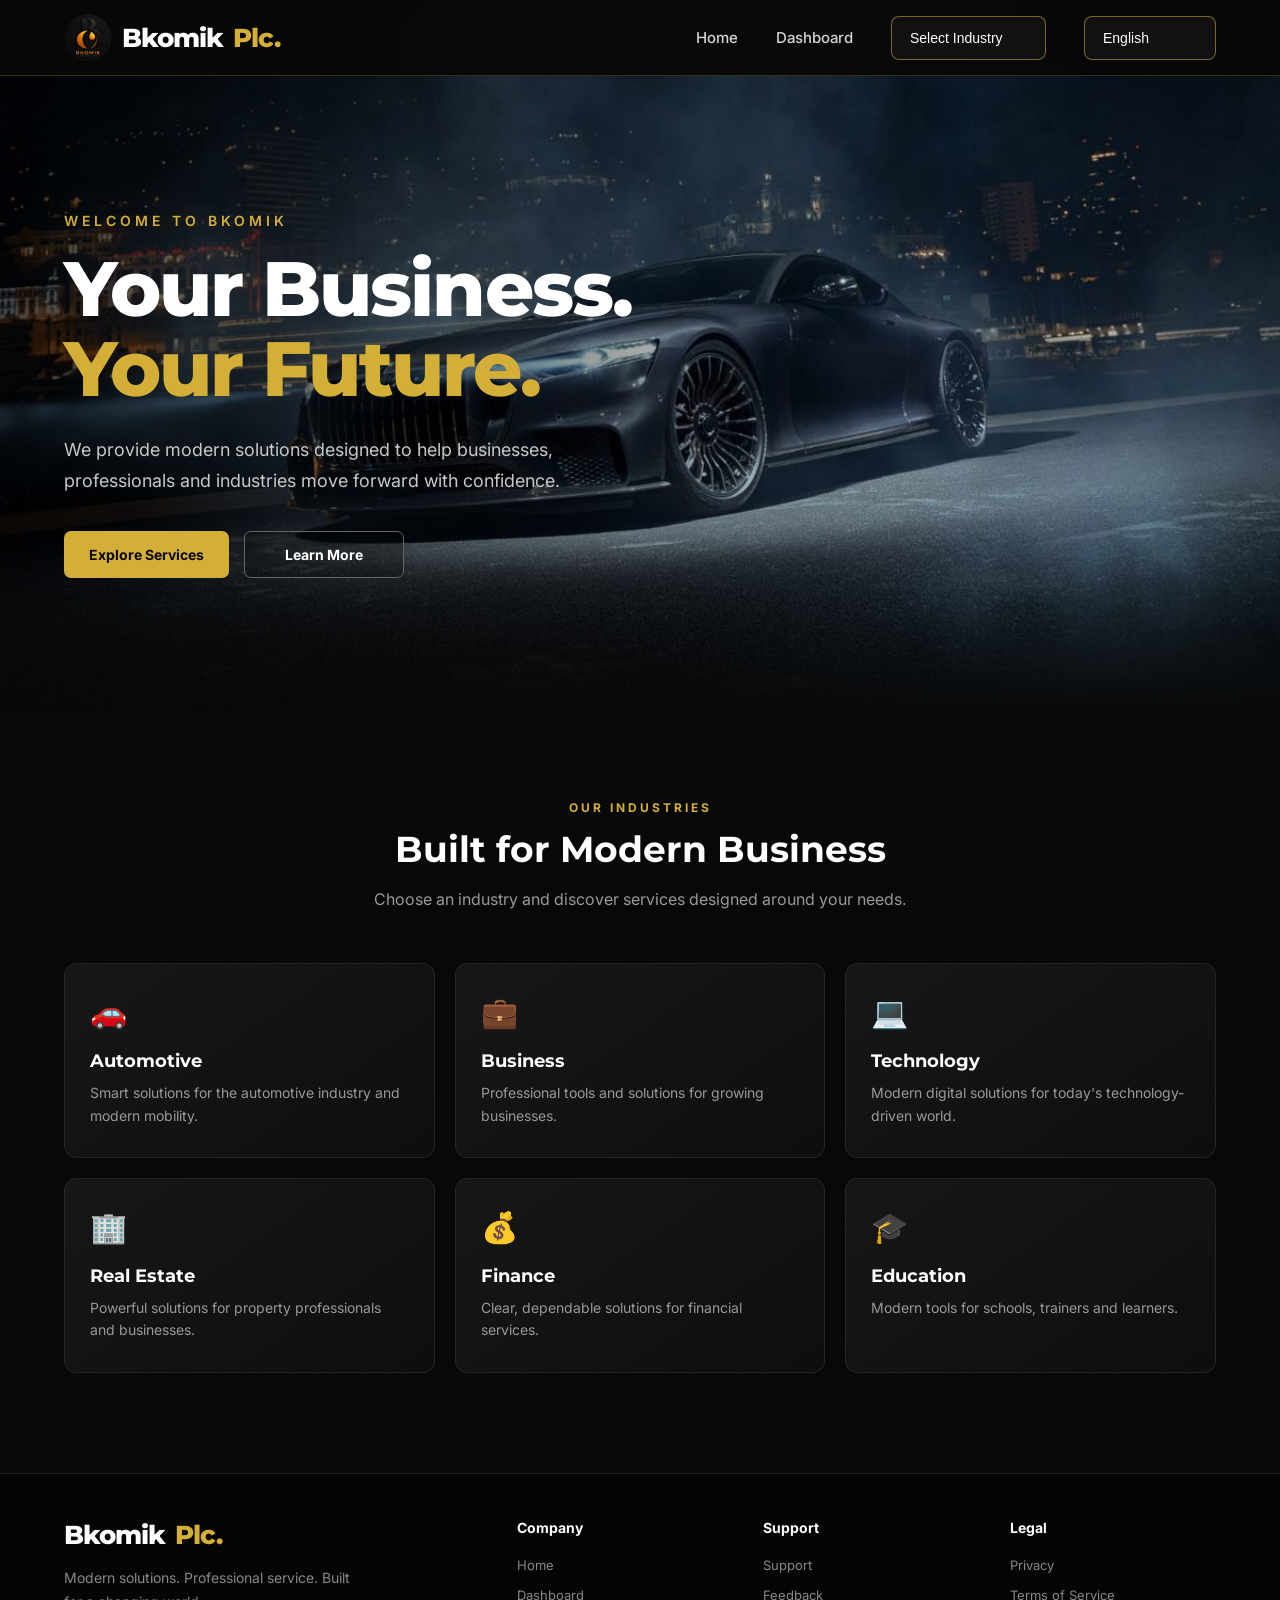
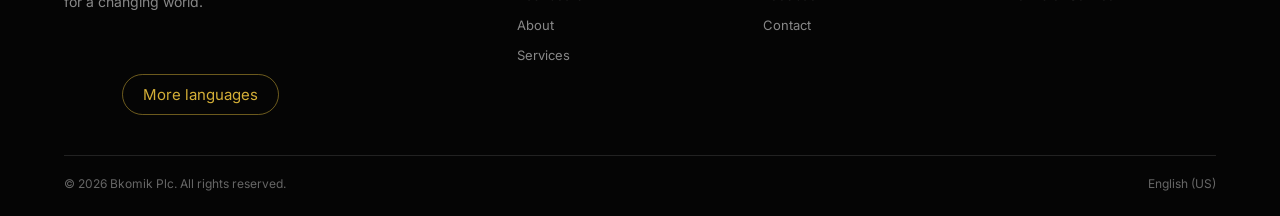
<file: index.html>
<!DOCTYPE html>
<html lang="en">
<head>
<meta charset="UTF-8">
<meta name="viewport" content="width=device-width, initial-scale=1.0">
<title>Bkomik Plc.</title>
<meta name="description" content="Modern solutions designed to help businesses, professionals and industries move forward with confidence.">
<link rel="icon" type="image/png" href="[data-uri]">
<link rel="preconnect" href="https://fonts.googleapis.com">
<link rel="preconnect" href="https://fonts.gstatic.com" crossorigin>
<link href="https://fonts.googleapis.com/css2?family=Inter:wght@400;500;600;700&family=Montserrat:wght@500;600;700;800&display=swap" rel="stylesheet">
<style>
/* =========================
           GENERAL
        ========================= */

        * {
            margin: 0;
            padding: 0;
            box-sizing: border-box;
        }

        html {
            scroll-behavior: smooth;
        }

        body {
            font-family: "Inter", sans-serif;
            background: #080808;
            color: #ffffff;
            min-height: 100vh;
        }

        a {
            text-decoration: none;
            color: inherit;
        }


        /* =========================
           NAVIGATION
        ========================= */

        .navbar {
            height: 76px;
            width: 100%;
            background: rgba(8, 8, 8, 0.95);
            border-bottom: 1px solid rgba(212, 175, 55, 0.25);

            display: flex;
            align-items: center;
            justify-content: space-between;

            padding: 0 5%;
            position: fixed;
            top: 0;
            left: 0;
            z-index: 1000;

            backdrop-filter: blur(12px);
        }

        /* Logo */

        .logo {
            display: inline-flex;
            align-items: center;
            gap: 10px;
            font-family: "Montserrat", sans-serif;
            font-size: 26px;
            font-weight: 800;
            letter-spacing: -1px;
        }

        .logo-image {
            width: 48px;
            height: 48px;
            object-fit: contain;
            display: block;
            border-radius: 50%;
        }

        .logo span {
            color: #d4af37;
        }


        /* Navigation links */

        .nav-links {
            display: flex;
            align-items: center;
            gap: 38px;
        }

        .nav-links a {
            position: relative;

            font-size: 15px;
            font-weight: 500;
            color: #d5d5d5;

            transition: 0.3s ease;
        }

        .nav-links a:hover {
            color: #d4af37;
        }

        .nav-links a::after {
            content: "";

            position: absolute;
            left: 0;
            bottom: -8px;

            width: 0;
            height: 2px;

            background: #d4af37;

            transition: 0.3s ease;
        }

        .nav-links a:hover::after {
            width: 100%;
        }


        /* Industry dropdown */

        .industry {
            position: relative;
        }

        .industry select {
            appearance: none;

            background: #111111;
            color: #ffffff;

            border: 1px solid rgba(212, 175, 55, 0.55);
            border-radius: 8px;

            padding: 13px 42px 13px 18px;

            font-size: 14px;
            font-weight: 500;

            cursor: pointer;
            outline: none;

            transition: 0.3s ease;
        }

        .industry select:hover {
            border-color: #d4af37;
            box-shadow: 0 0 18px rgba(212, 175, 55, 0.12);
        }


        /* =========================
           HERO
        ========================= */

        .hero {
            min-height: 720px;

            display: flex;
            align-items: center;

            position: relative;
            overflow: hidden;

            background: #080808;
        }



        .hero-bg{position:absolute;inset:0;width:100%;height:100%;object-fit:cover;object-position:center}
        .hero-overlay{position:absolute;inset:0;background:linear-gradient(90deg,rgba(0,0,0,.72) 0%,rgba(0,0,0,.45) 40%,rgba(0,0,0,.05) 75%,rgba(0,0,0,.35) 100%)}
        @media (max-width:650px){.hero-bg{object-position:28% center;filter:brightness(1.35)}.hero-overlay{background:linear-gradient(180deg,rgba(0,0,0,.15) 0%,rgba(0,0,0,.55) 100%)}.hero h1,.hero p{text-shadow:0 2px 12px rgba(0,0,0,.8)}}

        /* Dark bottom fade */

        .hero::after {
            content: "";

            position: absolute;
            bottom: 0;
            left: 0;

            width: 100%;
            height: 180px;

            background: linear-gradient(
                transparent,
                #080808
            );

            pointer-events: none;
        }


        /* Hero content */

        .hero-content {
            width: 90%;
            max-width: 1200px;

            margin: 0 auto;

            padding-top: 70px;

            position: relative;
            z-index: 2;
        }

        .small-title {
            color: #d4af37;

            font-size: 14px;
            font-weight: 600;

            letter-spacing: 4px;
            text-transform: uppercase;

            margin-bottom: 20px;
        }

        .hero h1 {
            font-family: "Montserrat", sans-serif;

            font-size: clamp(45px, 6vw, 78px);

            line-height: 1.05;

            max-width: 750px;

            font-weight: 800;

            letter-spacing: -2px;

            margin-bottom: 25px;
        }

        .hero h1 span {
            color: #d4af37;
        }

        .hero p {
            max-width: 570px;

            color: #c8c8c8;

            font-size: 18px;
            line-height: 1.7;

            margin-bottom: 35px;
        }


        /* Buttons */

        .buttons {
            display: flex;
            gap: 15px;
            flex-wrap: wrap;
        }

        .btn {
            display: inline-flex;
            align-items: center;
            justify-content: center;

            min-width: 160px;

            padding: 14px 25px;

            border-radius: 7px;

            font-size: 14px;
            font-weight: 700;

            transition: 0.3s ease;
        }

        .btn-primary {
            background: #d4af37;
            color: #080808;
        }

        .btn-primary:hover {
            background: #f0cf59;

            transform: translateY(-3px);

            box-shadow:
                0 10px 30px rgba(212, 175, 55, 0.22);
        }

        .btn-secondary {
            border: 1px solid #666;
            color: #ffffff;
            background: rgba(0, 0, 0, 0.25);
        }

        .btn-secondary:hover {
            border-color: #d4af37;
            color: #d4af37;

            transform: translateY(-3px);
        }


        /* =========================
           SERVICES
        ========================= */

        .services {
            position: relative;

            padding: 80px 5% 100px;

            background: #080808;
        }

        .section-heading {
            text-align: center;

            max-width: 650px;

            margin: 0 auto 50px;
        }

        .section-heading .label {
            color: #d4af37;

            font-size: 12px;
            font-weight: 700;

            letter-spacing: 3px;
            text-transform: uppercase;

            margin-bottom: 12px;
        }

        .section-heading h2 {
            font-family: "Montserrat", sans-serif;

            font-size: 36px;

            margin-bottom: 15px;
        }

        .section-heading p {
            color: #999;
            line-height: 1.7;
        }


        /* Cards */

        .cards {
            max-width: 1200px;

            margin: auto;

            display: grid;

            grid-template-columns:
                repeat(3, 1fr);

            gap: 20px;
        }

        .card {
            background:
                linear-gradient(
                    145deg,
                    #171717,
                    #0e0e0e
                );

            border: 1px solid #262626;

            border-radius: 12px;

            padding: 30px 25px;

            min-height: 190px;

            transition: 0.35s ease;

            position: relative;
            overflow: hidden;
        }

        .card::before {
            content: "";

            position: absolute;

            left: 0;
            top: 0;

            width: 100%;
            height: 2px;

            background: #d4af37;

            transform: scaleX(0);

            transform-origin: left;

            transition: 0.35s ease;
        }

        .card:hover {
            transform: translateY(-8px);

            border-color: rgba(212, 175, 55, 0.5);

            box-shadow:
                0 15px 40px rgba(0, 0, 0, 0.5);
        }

        .card:hover::before {
            transform: scaleX(1);
        }

        .card-icon {
            font-size: 30px;
            margin-bottom: 20px;
        }

        .card h3 {
            font-family: "Montserrat", sans-serif;

            font-size: 18px;

            margin-bottom: 10px;
        }

        .card p {
            color: #999;

            font-size: 14px;

            line-height: 1.6;
        }


        /* =========================
           FOOTER
        ========================= */

        footer {
            background: #050505;

            border-top: 1px solid #222;

            padding: 45px 5% 25px;
        }

        .footer-content {
            max-width: 1200px;

            margin: auto;

            display: grid;

            grid-template-columns:
                2fr 1fr 1fr 1fr;

            gap: 40px;
        }

        .footer-brand p {
            color: #888;

            max-width: 300px;

            margin-top: 15px;

            line-height: 1.7;

            font-size: 14px;
        }

        footer h4 {
            font-size: 14px;

            margin-bottom: 18px;

            color: #ffffff;
        }

        footer ul {
            list-style: none;
        }

        footer li {
            margin-bottom: 10px;
        }

        footer li a {
            color: #888;

            font-size: 13px;

            transition: 0.3s;
        }

        footer li a:hover {
            color: #d4af37;
        }

        .copyright {
            max-width: 1200px;

            margin: 40px auto 0;

            padding-top: 20px;

            border-top: 1px solid #222;

            display: flex;

            justify-content: space-between;

            gap: 20px;

            color: #666;

            font-size: 12px;
        }


        /* =========================
           MOBILE MENU BUTTON
        ========================= */

        .menu-btn {
            display: none;

            border: none;

            background: none;

            color: white;

            font-size: 27px;

            cursor: pointer;
        }


        /* =========================
           RESPONSIVE
        ========================= */

        @media (max-width: 900px) {

            .nav-links {
                gap: 18px;
            }

            .cards {
                grid-template-columns:
                    repeat(2, 1fr);
            }

            .footer-content {
                grid-template-columns:
                    repeat(2, 1fr);
            }
        }


        @media (max-width: 650px) {

            .navbar {
                height: 68px;
            }

            .logo {
                font-size: 22px;
            }

            .logo-image {
                width: 42px;
                height: 42px;
            }

            .menu-btn {
                display: block;
            }

            .nav-links {
                display: none;
            }

            .industry {
                display: none;
            }

            .hero {
                min-height: 650px;

                background-position:
                    65% center;
            }

            .hero-content {
                padding-top: 50px;
            }

            .hero h1 {
                font-size: 43px;
                letter-spacing: -1px;
            }

            .hero p {
                font-size: 16px;
            }

            .cards {
                grid-template-columns: 1fr;
            }

            .footer-content {
                grid-template-columns: 1fr;
            }

            .copyright {
                flex-direction: column;
            }
        }


/* ===== Inner pages (moved from inline styles) ===== */
.page{min-height:100vh;padding:140px 5% 90px;max-width:1100px;margin:auto}
.page h1{font-family:"Montserrat",sans-serif;font-size:clamp(40px,6vw,64px);margin-bottom:20px}
.page h1 span{color:#d4af37}
.page p{color:#aaa;max-width:700px;line-height:1.8;font-size:17px;margin-bottom:30px}
.page-card{background:linear-gradient(145deg,#171717,#0e0e0e);border:1px solid #262626;border-radius:12px;padding:30px;margin-top:25px}

/* ===== Cards as links ===== */
a.card{display:block;color:inherit}
a.card:focus-visible,.btn:focus-visible,.nav-links a:focus-visible{outline:2px solid #d4af37;outline-offset:4px}

/* ===== Mobile menu ===== */
@media (max-width: 650px){
  .navbar.open .nav-links{
    display:flex;flex-direction:column;align-items:flex-start;gap:22px;
    position:absolute;top:68px;left:0;right:0;
    background:rgba(8,8,8,.98);padding:26px 5% 32px;
    border-bottom:1px solid rgba(212,175,55,.25);
  }
  .navbar.open .industry{display:block;width:100%}
  .navbar.open .industry select{width:100%}
}
@media (max-width: 900px){ .cards{grid-template-columns:repeat(2,1fr)} }
@media (max-width: 650px){ .cards{grid-template-columns:1fr} }

.view{display:none}
.view:target{display:block}
#home{display:block}
.view:target ~ #home{display:none}
.nav-check{position:absolute;opacity:0;pointer-events:none}
label.menu-btn{cursor:pointer}
@media (max-width:650px){
  #nav-toggle:checked ~ .navbar .nav-links{display:flex;flex-direction:column;align-items:flex-start;gap:22px;position:absolute;top:68px;left:0;right:0;background:rgba(8,8,8,.98);padding:26px 5% 32px;border-bottom:1px solid rgba(212,175,55,.25)}
  #nav-toggle:checked ~ .navbar .industry{display:block;width:100%}
  #nav-toggle:checked ~ .navbar .industry select{width:100%}
}

/* ===== Page content blocks ===== */
.page h2{font-family:"Montserrat",sans-serif;font-size:clamp(24px,4vw,32px);margin:50px 0 6px}
.page h3{font-family:"Montserrat",sans-serif;font-size:19px;margin-bottom:10px;color:#fff}
.page .grid{display:grid;grid-template-columns:repeat(auto-fit,minmax(240px,1fr));gap:20px;margin-top:25px}
.page .grid .page-card{margin-top:0}
.page .grid .page-card p,.page-card p{font-size:15px;margin-bottom:12px}
.page ul.list{list-style:none;color:#aaa;line-height:1.9;margin:10px 0 25px;padding:0;font-size:16px}
.page ul.list li::before{content:"\2713\00a0";color:#d4af37}
.page ul.plain{list-style:none;padding:0;margin:0}
.page ul.plain li{display:flex;justify-content:space-between;gap:12px;flex-wrap:wrap;padding:12px 0;border-bottom:1px solid #262626;color:#ddd}
.page ul.plain li:last-child{border-bottom:none}
.page ul.plain span{color:#999}
.stat{font-family:"Montserrat",sans-serif;font-size:38px;font-weight:800;color:#d4af37}
.stat-label{color:#aaa;font-size:14px}
.page a.link{color:#d4af37;text-decoration:underline}
.page .note{font-size:14px;color:#888}
.chips{display:flex;flex-wrap:wrap;gap:12px;margin:20px 0 30px}
.chips a{border:1px solid rgba(212,175,55,.55);color:#fff;border-radius:999px;padding:10px 20px;font-size:15px}
.chips a:hover{background:#d4af37;color:#111}
.page details.page-card{cursor:pointer}
.page details summary{font-weight:600;color:#fff}
.page details p{margin:14px 0 0}
.form{display:grid;gap:18px}
.form label{display:grid;gap:8px;color:#ccc;font-size:14px}
.form input,.form select,.form textarea{background:#111;border:1px solid #333;border-radius:8px;color:#fff;padding:14px;font:inherit;font-size:16px;width:100%}
.form input:focus,.form select:focus,.form textarea:focus{outline:2px solid #d4af37;border-color:transparent}
.form button{justify-self:start;border:none;cursor:pointer}

.logo{direction:ltr;unicode-bidi:isolate}

.gt-wrap{padding:0 5%;max-width:1200px;margin:0 auto 18px}
.gt-btn{background:transparent;color:#d4af37;border:1px solid rgba(212,175,55,.5);border-radius:999px;padding:10px 20px;font:inherit;font-size:15px;cursor:pointer}
.gt-btn:hover{background:#d4af37;color:#111}
.goog-te-gadget{color:#aaa!important;font-size:13px!important}
.goog-te-gadget .goog-te-combo{background:#111;color:#fff;border:1px solid #333;border-radius:8px;padding:10px;font-size:15px;margin:8px 0}
.goog-te-banner-frame,.skiptranslate>iframe{display:none!important}
body{top:0!important}
</style>
</head>
<body>
<input type="checkbox" id="nav-toggle" class="nav-check" aria-hidden="true" tabindex="-1">
<header class="navbar">
<a href="#home" class="logo" aria-label="Bkomik Plc. home"><img class="logo-image" src="[data-uri]" alt="" width="48" height="48">Bkomik <span>Plc.</span></a>
<nav class="nav-links" aria-label="Main">
<a href="#home">Home</a>
<a href="#dashboard">Dashboard</a>
<div class="industry"><select aria-label="Select industry"><option value="" selected disabled>Select Industry</option><option value="#automotive">Automotive</option><option value="#business">Business</option><option value="#technology">Technology</option><option value="#real-estate">Real Estate</option><option value="#finance">Finance</option><option value="#education">Education</option></select></div>
<div class="industry lang"><select id="lang-select" translate="no" aria-label="Language"><option value="en">English</option><option value="hi">हिन्दी (Hindi)</option><option value="zh">中文</option><option value="ja">日本語</option><option value="ar">العربية</option><option value="fr">Français</option><option value="es">Español</option><option value="de">Deutsch</option></select></div>
<noscript><a href="#automotive">Automotive</a><a href="#business">Business</a><a href="#technology">Technology</a><a href="#real-estate">Real Estate</a><a href="#finance">Finance</a><a href="#education">Education</a></noscript>
</nav>
<label for="nav-toggle" class="menu-btn" role="button" aria-label="Toggle menu">&#9776;</label>
</header>
<main class="page view" id="about">
<div class="small-title">Bkomik Plc.</div>
<h1>About Bkomik.</h1>
<p>Bkomik Plc. builds modern solutions that help businesses, professionals and whole industries move forward with confidence.</p><h2>Our story</h2><p>Bkomik started with a simple idea: good technology and professional service should be within reach of every organisation, not only the largest ones. Today we work across six industries, bringing the same careful, practical approach to each.</p><h2>Our mission</h2><p>To create, inspire and make an impact by giving our clients clear, dependable solutions that fit the way they really work.</p><h2>What we value</h2><div class="grid"><div class="page-card"><h3>Create</h3><p>We build useful things, and we keep improving them after launch.</p></div><div class="page-card"><h3>Inspire</h3><p>We share what we learn, so clients and partners can grow with us.</p></div><div class="page-card"><h3>Impact</h3><p>We measure our work by the results it brings to your business.</p></div></div><h2>How we work</h2><ul class="list"><li>Listen first: we start by understanding your goals and constraints</li><li>Plan clearly: simple scopes, honest timelines, no surprises</li><li>Deliver in steps: regular progress you can see and react to</li><li>Support afterwards: we stay available once the work is live</li></ul><a href="#contact" class="btn btn-primary">Get in touch</a>
</main>
<main class="page view" id="automotive">
<div class="small-title">Bkomik Plc.</div>
<h1>Automotive.</h1>
<p>Smart solutions for the automotive industry and modern mobility.</p><h2>What we offer</h2><div class="grid"><div class="page-card"><h3>Dealer tools</h3><p>Inventory pages, enquiry handling and follow-up that help dealerships sell more.</p></div><div class="page-card"><h3>Fleet management</h3><p>Track vehicles, servicing and costs in one clear view.</p></div><div class="page-card"><h3>Customer experience</h3><p>Online booking for test drives and servicing, with reminders.</p></div><div class="page-card"><h3>Service workshops</h3><p>Job cards, parts tracking and customer updates for workshops.</p></div></div><h2>Who it is for</h2><ul class="list"><li>Car dealerships and showrooms</li><li>Fleet and rental operators</li><li>Independent workshops and garages</li><li>Mobility start-ups</li></ul><div class="page-card"><h3>Example engagement</h3><p>A multi-branch dealership brings its inventory and service bookings together on one site, cutting enquiry response time and reducing missed appointments.</p><a href="#contact" class="btn btn-primary">Discuss your project</a></div>
</main>
<main class="page view" id="business">
<div class="small-title">Bkomik Plc.</div>
<h1>Business.</h1>
<p>Professional tools and solutions for growing businesses.</p><h2>What we offer</h2><div class="grid"><div class="page-card"><h3>Business websites</h3><p>Clear, professional sites that explain what you do and win trust.</p></div><div class="page-card"><h3>Workflow automation</h3><p>Streamline approvals, invoicing and reporting.</p></div><div class="page-card"><h3>Team collaboration</h3><p>Shared tools and processes that keep everyone aligned.</p></div><div class="page-card"><h3>Growth planning</h3><p>Practical roadmaps for expanding into new markets.</p></div></div><h2>Who it is for</h2><ul class="list"><li>Small and medium businesses</li><li>Consultants and agencies</li><li>Start-ups preparing to scale</li><li>Professional service firms</li></ul><div class="page-card"><h3>Example engagement</h3><p>A growing services firm replaces scattered spreadsheets with a simple shared system for quotes, projects and invoices.</p><a href="#contact" class="btn btn-primary">Discuss your project</a></div>
</main>
<main class="page view" id="contact">
<div class="small-title">Bkomik Plc.</div>
<h1>Contact Us.</h1>
<p>Questions, project ideas or just want to say hello? We would love to hear from you.</p><div class="grid"><div class="page-card"><h3>Find us online</h3><p>Watch our videos and updates on <a class="link" href="https://www.youtube.com/@bkomik" target="_blank" rel="noopener">YouTube: bkomik</a>.</p></div><div class="page-card"><h3>Email</h3><p><a class="link" href="mailto:hello@bkomik.com">hello@bkomik.com</a></p></div><div class="page-card"><h3>Phone</h3><p>+000 000 000 000</p></div><div class="page-card"><h3>Hours</h3><p>Monday to Friday, 9:00 to 17:00</p></div></div><h2>Send us a message</h2><div class="page-card"><form class="form" action="mailto:hello@bkomik.com" method="post" enctype="text/plain"><label>Your name<input type="text" name="name" required></label><label>Email<input type="email" name="email" required></label><label>Industry<select name="industry"><option>Automotive</option><option>Business</option><option>Technology</option><option>Real Estate</option><option>Finance</option><option>Education</option><option>Other</option></select></label><label>Message<textarea name="message" rows="5" required></textarea></label><button type="submit" class="btn btn-primary">Send message</button></form><p class="note">This form opens your email app. Email address and phone number are sample details.</p></div>
</main>
<main class="page view" id="dashboard">
<div class="small-title">Bkomik Plc.</div>
<h1>Your Dashboard.</h1>
<p>Manage your Bkomik services and business activity from one place.</p><p class="note">Sample preview. Figures below are example data to show the planned layout.</p><div class="grid stats"><div class="page-card"><div class="stat">4</div><div class="stat-label">Active services</div></div><div class="page-card"><div class="stat">2</div><div class="stat-label">Open requests</div></div><div class="page-card"><div class="stat">12</div><div class="stat-label">Completed this year</div></div><div class="page-card"><div class="stat">15 Dec</div><div class="stat-label">Next review</div></div></div><h2>Recent activity</h2><div class="page-card"><ul class="plain"><li><strong>Website update</strong> <span>Completed &middot; 14 Nov</span></li><li><strong>Monthly report</strong> <span>Delivered &middot; 10 Nov</span></li><li><strong>Staff training session</strong> <span>Scheduled &middot; 24 Nov</span></li><li><strong>Support request #1042</strong> <span>In progress</span></li></ul></div><h2>Quick actions</h2><div class="chips"><a href="#support">Get support</a><a href="#feedback">Send feedback</a><a href="#services">Browse services</a><a href="#contact">Contact us</a></div>
</main>
<main class="page view" id="education">
<div class="small-title">Bkomik Plc.</div>
<h1>Education.</h1>
<p>Modern tools for schools, trainers and learners.</p><h2>What we offer</h2><div class="grid"><div class="page-card"><h3>Learning platforms</h3><p>Courses, lessons and resources in one easy-to-use place.</p></div><div class="page-card"><h3>School websites</h3><p>Clear information for parents, students and staff.</p></div><div class="page-card"><h3>Admissions &amp; records</h3><p>Simpler enrolment and organised student records.</p></div><div class="page-card"><h3>Training programmes</h3><p>Workshops and materials designed with your learners in mind.</p></div></div><h2>Who it is for</h2><ul class="list"><li>Schools and colleges</li><li>Training centres and academies</li><li>Corporate learning teams</li><li>Independent tutors</li></ul><div class="page-card"><h3>Example engagement</h3><p>A training academy launches an online course library with simple enrolment, so learners can join and progress at their own pace.</p><a href="#contact" class="btn btn-primary">Discuss your project</a></div>
</main>
<main class="page view" id="feedback">
<div class="small-title">Bkomik Plc.</div>
<h1>Your Feedback.</h1>
<p>Your feedback helps us improve. Tell us what is working and what could be better.</p><div class="page-card"><form class="form" action="mailto:hello@bkomik.com?subject=Bkomik%20feedback" method="post" enctype="text/plain"><label>Overall experience<select name="rating"><option>Excellent</option><option>Good</option><option>Average</option><option>Poor</option></select></label><label>What is this about?<select name="topic"><option>Website</option><option>Services</option><option>Support</option><option>Other</option></select></label><label>Your feedback<textarea name="feedback" rows="5" required></textarea></label><label>Email (optional)<input type="email" name="email"></label><button type="submit" class="btn btn-primary">Send feedback</button></form></div><h2>What happens next</h2><ul class="list"><li>We read every message</li><li>We reply when you leave an email address</li><li>Common suggestions shape our plans</li></ul>
</main>
<main class="page view" id="finance">
<div class="small-title">Bkomik Plc.</div>
<h1>Finance.</h1>
<p>Clear, dependable solutions for financial services.</p><h2>What we offer</h2><div class="grid"><div class="page-card"><h3>Client portals</h3><p>A secure place for clients to see documents and updates.</p></div><div class="page-card"><h3>Reporting &amp; dashboards</h3><p>Clear views of performance, risk and activity.</p></div><div class="page-card"><h3>Process automation</h3><p>Reduce manual checks and speed up routine tasks.</p></div><div class="page-card"><h3>Compliance support</h3><p>Organised records and processes that make reviews easier.</p></div></div><h2>Who it is for</h2><ul class="list"><li>Accountants and advisers</li><li>Lenders and microfinance providers</li><li>Insurance intermediaries</li><li>Investment and wealth firms</li></ul><div class="page-card"><h3>Example engagement</h3><p>An advisory firm moves document collection and client updates online, saving staff time and giving clients a clearer view of their accounts.</p><a href="#contact" class="btn btn-primary">Discuss your project</a></div>
</main>
<main class="page view" id="privacy">
<div class="small-title">Bkomik Plc.</div>
<h1>Privacy Policy.</h1>
<p class="note">Sample text for layout only. Have this reviewed by a qualified lawyer before publishing.</p><p>Last updated: 17 November 2026</p><h2>1. Who we are</h2><p>Bkomik Plc. ("Bkomik", "we", "us") provides business solutions and operates this website.</p><h2>2. Information we collect</h2><ul class="list"><li>Details you give us, such as your name, email address and message</li><li>Basic usage information, such as pages visited and device type</li><li>Information you share when you contact us or send feedback</li></ul><h2>3. How we use information</h2><ul class="list"><li>To respond to your enquiries</li><li>To provide and improve our services</li><li>To keep our website secure</li><li>To meet legal obligations</li></ul><h2>4. Sharing</h2><p>We do not sell your personal information. We may share it with trusted providers who help us run our services, or where required by law.</p><h2>5. Retention and security</h2><p>We keep information only as long as needed and use reasonable measures to protect it.</p><h2>6. Your rights</h2><p>You may ask to access, correct or delete your personal information. Contact us using the details on our <a class="link" href="#contact">Contact</a> page.</p><h2>7. Changes</h2><p>We may update this policy from time to time. The date above shows the latest version.</p>
</main>
<main class="page view" id="real-estate">
<div class="small-title">Bkomik Plc.</div>
<h1>Real Estate.</h1>
<p>Powerful solutions for property professionals and businesses.</p><h2>What we offer</h2><div class="grid"><div class="page-card"><h3>Property listings</h3><p>Attractive, searchable listings with photos and clear details.</p></div><div class="page-card"><h3>Lead management</h3><p>Capture enquiries and follow up quickly and consistently.</p></div><div class="page-card"><h3>Viewing scheduling</h3><p>Let buyers and tenants book viewings online.</p></div><div class="page-card"><h3>Property management</h3><p>Track tenants, maintenance and payments in one place.</p></div></div><h2>Who it is for</h2><ul class="list"><li>Estate agents and brokers</li><li>Property managers and landlords</li><li>Developers launching projects</li><li>Letting agencies</li></ul><div class="page-card"><h3>Example engagement</h3><p>An agency publishes listings from one place and sees every enquiry and viewing in a simple weekly summary.</p><a href="#contact" class="btn btn-primary">Discuss your project</a></div>
</main>
<main class="page view" id="services">
<div class="small-title">Bkomik Plc.</div>
<h1>Our Services.</h1>
<p>A focused set of services you can use on their own or combine, adapted to your industry.</p><div class="grid"><div class="page-card"><h3>Consulting</h3><p>Strategy and planning sessions to define goals, priorities and a practical roadmap.</p></div><div class="page-card"><h3>Digital Solutions</h3><p>Websites, apps and tools designed around how your team and customers work.</p></div><div class="page-card"><h3>Process Automation</h3><p>Remove repetitive manual work and reduce errors with simple automations.</p></div><div class="page-card"><h3>Data &amp; Reporting</h3><p>Clear dashboards and reports so you can see performance at a glance.</p></div><div class="page-card"><h3>Training</h3><p>Hands-on workshops that help your people get the most from new tools.</p></div><div class="page-card"><h3>Ongoing Support</h3><p>Reliable help after launch, with maintenance and improvements as you grow.</p></div></div><h2>Choose your industry</h2><p>We tailor each service to the needs of your sector.</p><div class="chips"><a href="#automotive">Automotive</a><a href="#business">Business</a><a href="#technology">Technology</a><a href="#real-estate">Real Estate</a><a href="#finance">Finance</a><a href="#education">Education</a></div><a href="#contact" class="btn btn-primary">Request a quote</a>
</main>
<main class="page view" id="support">
<div class="small-title">Bkomik Plc.</div>
<h1>Support Center.</h1>
<p>Find quick answers below, or reach out and our team will help.</p><h2>Frequently asked questions</h2><details class="page-card"><summary>How do I request a service?</summary><p>Visit the Services page or contact us. Tell us your industry and goals and we will reply with next steps.</p></details><details class="page-card"><summary>How long does a project take?</summary><p>It depends on scope. Small projects can take a few weeks. We agree a clear timeline before we start.</p></details><details class="page-card"><summary>Do you offer support after launch?</summary><p>Yes. Our Ongoing Support service covers maintenance, fixes and improvements.</p></details><details class="page-card"><summary>Can I change my plan later?</summary><p>Yes. We can add, pause or change services as your needs change.</p></details><details class="page-card"><summary>How do I report a problem?</summary><p>Send us a message from the Contact page and describe what happened. Screenshots help.</p></details><h2>Still need help?</h2><div class="chips"><a href="#contact">Contact us</a><a href="#feedback">Send feedback</a></div>
</main>
<main class="page view" id="technology">
<div class="small-title">Bkomik Plc.</div>
<h1>Technology.</h1>
<p>Modern digital solutions for today's technology-driven world.</p><h2>What we offer</h2><div class="grid"><div class="page-card"><h3>Product design</h3><p>From idea to usable prototype, with real feedback along the way.</p></div><div class="page-card"><h3>Web &amp; app development</h3><p>Reliable, maintainable software built to grow with you.</p></div><div class="page-card"><h3>Cloud &amp; integration</h3><p>Connect your tools and data so systems work together.</p></div><div class="page-card"><h3>Security basics</h3><p>Sensible protections and good habits for your team and data.</p></div></div><h2>Who it is for</h2><ul class="list"><li>Software start-ups</li><li>IT teams modernising systems</li><li>Companies adopting new tools</li><li>Founders building a first product</li></ul><div class="page-card"><h3>Example engagement</h3><p>A start-up moves from a rough concept to a tested first release in a few focused stages, with a clear plan for what comes next.</p><a href="#contact" class="btn btn-primary">Discuss your project</a></div>
</main>
<main class="page view" id="terms">
<div class="small-title">Bkomik Plc.</div>
<h1>Terms of Service.</h1>
<p class="note">Sample text for layout only. Have this reviewed by a qualified lawyer before publishing.</p><p>Last updated: 17 November 2026</p><h2>1. Acceptance</h2><p>By using this website you agree to these Terms of Service. If you do not agree, please do not use the site.</p><h2>2. Our services</h2><p>We provide business and technology services as described on this website. Details of each project are set out in a separate written agreement.</p><h2>3. Acceptable use</h2><ul class="list"><li>Do not misuse the site or attempt to disrupt it</li><li>Do not use it for unlawful purposes</li><li>Do not copy or reuse our content without permission</li></ul><h2>4. Intellectual property</h2><p>The Bkomik name, logo and website content belong to Bkomik Plc. or its licensors.</p><h2>5. Disclaimer</h2><p>Information on this website is provided in good faith for general purposes and is not professional advice.</p><h2>6. Limitation of liability</h2><p>To the extent permitted by law, we are not liable for indirect or consequential losses arising from use of this website.</p><h2>7. Changes and contact</h2><p>We may update these terms from time to time. Questions? See our <a class="link" href="#contact">Contact</a> page.</p>
</main>
<main class="view" id="home">

        <section class="hero">
<img class="hero-bg" src="[data-uri]" alt="">
<div class="hero-overlay"></div>

            <div class="hero-content">

                <div class="small-title">
                    Welcome to Bkomik
                </div>

                <h1>
                    Your Business.
                    <br>
                    <span>Your Future.</span>
                </h1>

                <p>
                    We provide modern solutions designed to help
                    businesses, professionals and industries move
                    forward with confidence.
                </p>

                <div class="buttons">

                    <a href="#services"
                       class="btn btn-primary">
                        Explore Services
                    </a>

                    <a href="#about"
                       class="btn btn-secondary">
                        Learn More
                    </a>

                </div>

            </div>

        </section>



        <!-- =========================
             SERVICES
        ========================= -->

        <section class="services"
                 id="industries">

            <div class="section-heading">

                <div class="label">
                    Our Industries
                </div>

                <h2>
                    Built for Modern Business
                </h2>

                <p>
                    Choose an industry and discover services
                    designed around your needs.
                </p>

            </div>


            <div class="cards">
<a class="card" href="#automotive"><div class="card-icon">🚗</div><h3>Automotive</h3><p>Smart solutions for the automotive industry and modern mobility.</p></a>
<a class="card" href="#business"><div class="card-icon">💼</div><h3>Business</h3><p>Professional tools and solutions for growing businesses.</p></a>
<a class="card" href="#technology"><div class="card-icon">💻</div><h3>Technology</h3><p>Modern digital solutions for today's technology-driven world.</p></a>
<a class="card" href="#real-estate"><div class="card-icon">🏢</div><h3>Real Estate</h3><p>Powerful solutions for property professionals and businesses.</p></a>
<a class="card" href="#finance"><div class="card-icon">💰</div><h3>Finance</h3><p>Clear, dependable solutions for financial services.</p></a>
<a class="card" href="#education"><div class="card-icon">🎓</div><h3>Education</h3><p>Modern tools for schools, trainers and learners.</p></a>
</div>
</section>
</main>
<footer>
<div class="footer-content">
<div class="footer-brand"><a href="#home" class="logo">Bkomik <span>Plc.</span></a><p>Modern solutions. Professional service. Built for a changing world.</p></div>
<div><h4>Company</h4><ul><li><a href="#home">Home</a></li><li><a href="#dashboard">Dashboard</a></li><li><a href="#about">About</a></li><li><a href="#services">Services</a></li></ul></div>
<div><h4>Support</h4><ul><li><a href="#support">Support</a></li><li><a href="#feedback">Feedback</a></li><li><a href="#contact">Contact</a></li></ul></div>
<div><h4>Legal</h4><ul><li><a href="#privacy">Privacy</a></li><li><a href="#terms">Terms of Service</a></li></ul></div>
</div>
<div class="gt-wrap" translate="no">
<button type="button" id="gt-load" class="gt-btn">More languages</button>
<div id="google_translate_element"></div>
</div>
<div class="copyright"><span>&copy; 2026 Bkomik Plc. All rights reserved.</span><span>English (US)</span></div>
</footer>
<script>
(function(){
  var titles={"home": "Bkomik Plc.", "about": "About | Bkomik Plc.", "automotive": "Automotive | Bkomik Plc.", "business": "Business | Bkomik Plc.", "contact": "Contact | Bkomik Plc.", "dashboard": "Dashboard | Bkomik Plc.", "education": "Education | Bkomik Plc.", "feedback": "Feedback | Bkomik Plc.", "finance": "Finance | Bkomik Plc.", "privacy": "Privacy | Bkomik Plc.", "real-estate": "Real Estate | Bkomik Plc.", "services": "Services | Bkomik Plc.", "support": "Support | Bkomik Plc.", "technology": "Technology | Bkomik Plc.", "terms": "Terms of Service | Bkomik Plc."}, sel=document.querySelector('.industry select'), chk=document.getElementById('nav-toggle');
  function show(){
    var id=(location.hash||'#home').slice(1); if(!titles[id]) id='home';
    document.title=titles[id];
    document.querySelectorAll('.nav-links a').forEach(function(a){ if(a.getAttribute('href')==='#'+id) a.setAttribute('aria-current','page'); else a.removeAttribute('aria-current'); });
    if(sel){ var has=Array.prototype.some.call(sel.options,function(o){return o.value==='#'+id}); sel.value=has?'#'+id:''; }
    if(chk) chk.checked=false;
  }
  if(sel) sel.addEventListener('change',function(){ if(sel.value) location.hash=sel.value; });
  window.addEventListener('hashchange',show); show();
})();
</script>
<script>
(function(){
var L=['en','hi','zh','ja','ar','fr','es','de'];
var T={
'Home':['होम','首页','ホーム','الرئيسية','Accueil','Inicio','Startseite'],
'Dashboard':['डैशबोर्ड','仪表盘','ダッシュボード','لوحة التحكم','Tableau de bord','Panel','Dashboard'],
'Select Industry':['उद्योग चुनें','选择行业','業界を選択','اختر القطاع','Choisir un secteur','Elegir sector','Branche wählen'],
'Automotive':['ऑटोमोटिव','汽车','自動車','السيارات','Automobile','Automoción','Automobil'],
'Business':['व्यापार','商业','ビジネス','الأعمال','Affaires','Negocios','Unternehmen'],
'Technology':['प्रौद्योगिकी','科技','テクノロジー','التكنولوجيا','Technologie','Tecnología','Technologie'],
'Real Estate':['रियल एस्टेट','房地产','不動産','العقارات','Immobilier','Bienes raíces','Immobilien'],
'Finance':['वित्त','金融','金融','المالية','Finance','Finanzas','Finanzen'],
'Education':['शिक्षा','教育','教育','التعليم','Éducation','Educación','Bildung'],
'About':['परिचय','关于我们','会社概要','من نحن','À propos','Acerca de','Über uns'],
'Services':['सेवाएँ','服务','サービス','الخدمات','Services','Servicios','Leistungen'],
'Support':['सहायता','支持','サポート','الدعم','Assistance','Soporte','Support'],
'Feedback':['प्रतिक्रिया','反馈','フィードバック','ملاحظات','Avis','Comentarios','Feedback'],
'Contact':['संपर्क','联系我们','お問い合わせ','اتصل بنا','Contact','Contacto','Kontakt'],
'Company':['कंपनी','公司','会社','الشركة','Entreprise','Empresa','Unternehmen'],
'Legal':['कानूनी','法律信息','法的情報','قانوني','Mentions légales','Legal','Rechtliches'],
'Privacy':['गोपनीयता','隐私','プライバシー','الخصوصية','Confidentialité','Privacidad','Datenschutz'],
'Terms of Service':['सेवा की शर्तें','服务条款','利用規約','شروط الخدمة',"Conditions d'utilisation",'Términos del servicio','Nutzungsbedingungen'],
'Welcome to Bkomik':['Bkomik में आपका स्वागत है','欢迎来到 Bkomik','Bkomikへようこそ','مرحبًا بكم في Bkomik','Bienvenue chez Bkomik','Bienvenido a Bkomik','Willkommen bei Bkomik'],
'Your Business.':['आपका व्यवसाय।','您的业务。','あなたのビジネス。','عملك.','Votre entreprise.','Su negocio.','Ihr Unternehmen.'],
'Your Future.':['आपका भविष्य।','您的未来。','あなたの未来。','مستقبلك.','Votre avenir.','Su futuro.','Ihre Zukunft.'],
'We provide modern solutions designed to help businesses, professionals and industries move forward with confidence.':['हम आधुनिक समाधान प्रदान करते हैं जो व्यवसायों, पेशेवरों और उद्योगों को आत्मविश्वास के साथ आगे बढ़ने में मदद करते हैं।','我们提供现代化的解决方案，帮助企业、专业人士和各行各业充满信心地向前迈进。','企業、専門家、そして業界全体が自信を持って前進できるよう、現代的なソリューションを提供します。','نقدّم حلولًا حديثة تساعد الشركات والمهنيين والقطاعات على التقدم بثقة.','Nous proposons des solutions modernes pour aider les entreprises, les professionnels et les secteurs à avancer en toute confiance.','Ofrecemos soluciones modernas para ayudar a empresas, profesionales e industrias a avanzar con confianza.','Wir bieten moderne Lösungen, die Unternehmen, Fachleuten und Branchen helfen, selbstbewusst voranzukommen.'],
'Explore Services':['सेवाएँ देखें','探索服务','サービスを見る','استكشف الخدمات','Découvrir nos services','Explorar servicios','Leistungen entdecken'],
'Learn More':['और जानें','了解更多','詳しく見る','اعرف المزيد','En savoir plus','Más información','Mehr erfahren'],
'Our Industries':['हमारे उद्योग','我们的行业','対応業界','قطاعاتنا','Nos secteurs','Nuestros sectores','Unsere Branchen'],
'Built for Modern Business':['आधुनिक व्यवसाय के लिए बनाया गया','为现代企业打造','現代のビジネスのために','مصمم للأعمال الحديثة',"Conçu pour l'entreprise moderne",'Creado para el negocio moderno','Gemacht für moderne Unternehmen'],
'Modern solutions. Professional service. Built for a changing world.':['आधुनिक समाधान। पेशेवर सेवा। बदलती दुनिया के लिए बनाया गया।','现代化的解决方案。专业的服务。为不断变化的世界而生。','現代的なソリューション。プロフェッショナルなサービス。変化する世界のために。','حلول حديثة. خدمة احترافية. صُمّم لعالم متغيّر.','Des solutions modernes. Un service professionnel. Conçu pour un monde en mutation.','Soluciones modernas. Servicio profesional. Creado para un mundo en cambio.','Moderne Lösungen. Professioneller Service. Gemacht für eine sich wandelnde Welt.'],
'© 2026 Bkomik Plc. All rights reserved.':['© 2026 Bkomik Plc. सर्वाधिकार सुरक्षित।','© 2026 Bkomik Plc. 版权所有。','© 2026 Bkomik Plc. 無断転載を禁じます。','© 2026 Bkomik Plc. جميع الحقوق محفوظة.','© 2026 Bkomik Plc. Tous droits réservés.','© 2026 Bkomik Plc. Todos los derechos reservados.','© 2026 Bkomik Plc. Alle Rechte vorbehalten.'],
'About Bkomik':['Bkomik के बारे में','关于 Bkomik','Bkomikについて','عن Bkomik','À propos de Bkomik','Acerca de Bkomik','Über Bkomik'],
'Our Services':['हमारी सेवाएँ','我们的服务','私たちのサービス','خدماتنا','Nos services','Nuestros servicios','Unsere Leistungen'],
'Your Dashboard':['आपका डैशबोर्ड','您的仪表盘','あなたのダッシュボード','لوحة التحكم الخاصة بك','Votre tableau de bord','Su panel','Ihr Dashboard'],
'Contact Us':['हमसे संपर्क करें','联系我们','お問い合わせ','اتصل بنا','Contactez-nous','Contáctenos','Kontaktieren Sie uns'],
'Your Feedback':['आपकी प्रतिक्रिया','您的反馈','ご意見','ملاحظاتك','Vos commentaires','Sus comentarios','Ihr Feedback'],
'Support Center':['सहायता केंद्र','支持中心','サポートセンター','مركز الدعم',"Centre d'assistance",'Centro de soporte','Support-Center'],
'Privacy Policy':['गोपनीयता नीति','隐私政策','プライバシーポリシー','سياسة الخصوصية','Politique de confidentialité','Política de privacidad','Datenschutzerklärung']
,
"Get in touch":["संपर्क करें", "联系我们", "お問い合わせ", "تواصل معنا", "Contactez-nous", "Póngase en contacto", "Kontakt aufnehmen"],
"What we offer":["हम क्या प्रदान करते हैं", "我们提供的服务", "提供サービス", "ما نقدمه", "Ce que nous proposons", "Qué ofrecemos", "Unser Angebot"],
"Who it is for":["यह किसके लिए है", "适用对象", "対象のお客様", "لمن هذا", "À qui cela s'adresse", "Para quién es", "Für wen es ist"],
"Example engagement":["उदाहरण प्रोजेक्ट", "合作示例", "事例", "مثال على مشروع", "Exemple de collaboration", "Ejemplo de proyecto", "Beispielprojekt"],
"Discuss your project":["अपने प्रोजेक्ट पर चर्चा करें", "讨论您的项目", "プロジェクトについて相談する", "ناقش مشروعك", "Parlez-nous de votre projet", "Hable de su proyecto", "Projekt besprechen"],
"Request a quote":["कोटेशन माँगें", "获取报价", "見積もりを依頼", "اطلب عرض سعر", "Demander un devis", "Solicitar presupuesto", "Angebot anfordern"],
"Our story":["हमारी कहानी", "我们的故事", "私たちの歩み", "قصتنا", "Notre histoire", "Nuestra historia", "Unsere Geschichte"],
"Our mission":["हमारा मिशन", "我们的使命", "私たちの使命", "مهمتنا", "Notre mission", "Nuestra misión", "Unsere Mission"],
"What we value":["हम किन बातों को महत्व देते हैं", "我们的价值观", "私たちの価値観", "ما نؤمن به", "Nos valeurs", "Nuestros valores", "Unsere Werte"],
"How we work":["हम कैसे काम करते हैं", "我们的工作方式", "仕事の進め方", "كيف نعمل", "Notre façon de travailler", "Cómo trabajamos", "So arbeiten wir"],
"Consulting":["परामर्श", "咨询", "コンサルティング", "الاستشارات", "Conseil", "Consultoría", "Beratung"],
"Digital Solutions":["डिजिटल समाधान", "数字化解决方案", "デジタルソリューション", "الحلول الرقمية", "Solutions numériques", "Soluciones digitales", "Digitale Lösungen"],
"Process Automation":["प्रक्रिया स्वचालन", "流程自动化", "業務プロセスの自動化", "أتمتة العمليات", "Automatisation des processus", "Automatización de procesos", "Prozessautomatisierung"],
"Data & Reporting":["डेटा और रिपोर्टिंग", "数据与报告", "データとレポート", "البيانات والتقارير", "Données et rapports", "Datos e informes", "Daten & Berichte"],
"Training":["प्रशिक्षण", "培训", "トレーニング", "التدريب", "Formation", "Formación", "Schulung"],
"Ongoing Support":["निरंतर सहायता", "持续支持", "継続サポート", "الدعم المستمر", "Assistance continue", "Soporte continuo", "Laufender Support"],
"Choose your industry":["अपना उद्योग चुनें", "选择您的行业", "業界を選ぶ", "اختر قطاعك", "Choisissez votre secteur", "Elija su sector", "Wählen Sie Ihre Branche"],
"Find us online":["हमें ऑनलाइन खोजें", "在线找到我们", "オンラインで見つける", "تجدنا على الإنترنت", "Retrouvez-nous en ligne", "Encuéntrenos en línea", "Online finden Sie uns hier"],
"Email":["ईमेल", "电子邮件", "メール", "البريد الإلكتروني", "E-mail", "Correo electrónico", "E-Mail"],
"Phone":["फ़ोन", "电话", "電話", "الهاتف", "Téléphone", "Teléfono", "Telefon"],
"Hours":["समय", "营业时间", "営業時間", "ساعات العمل", "Horaires", "Horario", "Öffnungszeiten"],
"Send us a message":["हमें संदेश भेजें", "给我们留言", "メッセージを送る", "أرسل لنا رسالة", "Envoyez-nous un message", "Envíenos un mensaje", "Schreiben Sie uns"],
"Your name":["आपका नाम", "您的姓名", "お名前", "اسمك", "Votre nom", "Su nombre", "Ihr Name"],
"Industry":["उद्योग", "行业", "業界", "القطاع", "Secteur", "Sector", "Branche"],
"Other":["अन्य", "其他", "その他", "أخرى", "Autre", "Otro", "Sonstiges"],
"Message":["संदेश", "留言", "メッセージ", "الرسالة", "Message", "Mensaje", "Nachricht"],
"Send message":["संदेश भेजें", "发送留言", "送信", "إرسال الرسالة", "Envoyer le message", "Enviar mensaje", "Nachricht senden"],
"Active services":["सक्रिय सेवाएँ", "进行中的服务", "利用中のサービス", "الخدمات النشطة", "Services actifs", "Servicios activos", "Aktive Leistungen"],
"Open requests":["खुले अनुरोध", "待处理请求", "未対応のリクエスト", "الطلبات المفتوحة", "Demandes ouvertes", "Solicitudes abiertas", "Offene Anfragen"],
"Completed this year":["इस वर्ष पूर्ण", "今年已完成", "今年の完了件数", "المكتمل هذا العام", "Terminés cette année", "Completados este año", "In diesem Jahr abgeschlossen"],
"Next review":["अगली समीक्षा", "下次评审", "次回レビュー", "المراجعة القادمة", "Prochaine revue", "Próxima revisión", "Nächste Überprüfung"],
"Recent activity":["हाल की गतिविधि", "最近动态", "最近のアクティビティ", "النشاط الأخير", "Activité récente", "Actividad reciente", "Letzte Aktivität"],
"Quick actions":["त्वरित कार्य", "快捷操作", "クイックアクション", "إجراءات سريعة", "Actions rapides", "Acciones rápidas", "Schnellaktionen"],
"Get support":["सहायता पाएँ", "获取支持", "サポートを受ける", "احصل على الدعم", "Obtenir de l'aide", "Obtener soporte", "Support erhalten"],
"Send feedback":["प्रतिक्रिया भेजें", "提交反馈", "フィードバックを送る", "أرسل ملاحظاتك", "Envoyer un avis", "Enviar comentarios", "Feedback senden"],
"Browse services":["सेवाएँ देखें", "浏览服务", "サービスを見る", "تصفح الخدمات", "Parcourir les services", "Ver servicios", "Leistungen ansehen"],
"Contact us":["हमसे संपर्क करें", "联系我们", "お問い合わせ", "اتصل بنا", "Nous contacter", "Contáctenos", "Kontaktieren Sie uns"],
"Frequently asked questions":["अक्सर पूछे जाने वाले प्रश्न", "常见问题", "よくある質問", "الأسئلة الشائعة", "Questions fréquentes", "Preguntas frecuentes", "Häufig gestellte Fragen"],
"Still need help?":["अभी भी सहायता चाहिए?", "还需要帮助吗？", "まだお困りですか？", "هل ما زلت بحاجة إلى مساعدة؟", "Besoin d'aide ?", "¿Necesita más ayuda?", "Brauchen Sie noch Hilfe?"],
"Smart solutions for the automotive industry and modern mobility":["ऑटोमोटिव उद्योग और आधुनिक गतिशीलता के लिए स्मार्ट समाधान", "面向汽车行业与现代出行的智能解决方案", "自動車業界と最新のモビリティのためのスマートなソリューション", "حلول ذكية لقطاع السيارات والتنقل الحديث", "Des solutions intelligentes pour l'industrie automobile et la mobilité moderne", "Soluciones inteligentes para la industria automotriz y la movilidad moderna", "Intelligente Lösungen für die Automobilbranche und moderne Mobilität"],
"Professional tools and solutions for growing businesses":["बढ़ते व्यवसायों के लिए पेशेवर उपकरण और समाधान", "为成长型企业提供的专业工具与解决方案", "成長する企業のためのプロフェッショナルなツールとソリューション", "أدوات وحلول احترافية للشركات النامية", "Des outils et solutions professionnels pour les entreprises en croissance", "Herramientas y soluciones profesionales para empresas en crecimiento", "Professionelle Tools und Lösungen für wachsende Unternehmen"],
"Modern digital solutions for today's technology-driven world":["आज की तकनीक-संचालित दुनिया के लिए आधुनिक डिजिटल समाधान", "面向当今科技驱动世界的现代数字化解决方案", "テクノロジー主導の現代のためのモダンなデジタルソリューション", "حلول رقمية حديثة لعالم اليوم القائم على التكنولوجيا", "Des solutions numériques modernes pour un monde piloté par la technologie", "Soluciones digitales modernas para un mundo impulsado por la tecnología", "Moderne digitale Lösungen für die technologiegetriebene Welt von heute"],
"Powerful solutions for property professionals and businesses":["संपत्ति पेशेवरों और व्यवसायों के लिए सशक्त समाधान", "为房地产专业人士和企业提供的强大解决方案", "不動産のプロと企業のための強力なソリューション", "حلول قوية للمتخصصين في العقارات والشركات", "Des solutions performantes pour les professionnels de l'immobilier et les entreprises", "Soluciones potentes para profesionales y empresas inmobiliarias", "Leistungsstarke Lösungen für Immobilienprofis und Unternehmen"],
"Clear, dependable solutions for financial services":["वित्तीय सेवाओं के लिए स्पष्ट और भरोसेमंद समाधान", "为金融服务提供的清晰可靠的解决方案", "金融サービスのための明快で信頼できるソリューション", "حلول واضحة وموثوقة للخدمات المالية", "Des solutions claires et fiables pour les services financiers", "Soluciones claras y fiables para los servicios financieros", "Klare, verlässliche Lösungen für Finanzdienstleistungen"],
"Modern tools for schools, trainers and learners":["स्कूलों, प्रशिक्षकों और शिक्षार्थियों के लिए आधुनिक उपकरण", "为学校、培训师和学习者提供的现代工具", "学校・講師・学習者のための最新ツール", "أدوات حديثة للمدارس والمدربين والمتعلمين", "Des outils modernes pour les écoles, les formateurs et les apprenants", "Herramientas modernas para escuelas, formadores y estudiantes", "Moderne Tools für Schulen, Trainer und Lernende"],
"Choose an industry and discover services designed around your needs":["कोई उद्योग चुनें और अपनी ज़रूरतों के अनुसार बनी सेवाएँ देखें", "选择一个行业，了解为您的需求量身打造的服务", "業界を選んで、ニーズに合ったサービスをご覧ください", "اختر قطاعًا واكتشف خدمات مصممة وفق احتياجاتك", "Choisissez un secteur et découvrez des services conçus pour vos besoins", "Elija un sector y descubra servicios diseñados para sus necesidades", "Wählen Sie eine Branche und entdecken Sie Leistungen, die auf Ihre Bedürfnisse zugeschnitten sind"]
,
"A focused set of services you can use on their own or combine, adapted to your industry":["आपके उद्योग के अनुसार ढाली गई सेवाओं का एक केंद्रित समूह, जिन्हें आप अलग-अलग या एक साथ उपयोग कर सकते हैं", "一组精选服务，可单独使用或组合使用，并根据您的行业量身定制", "単独でも組み合わせても使える、業界に合わせた厳選サービス", "مجموعة مركّزة من الخدمات يمكنك استخدامها منفردة أو مجتمعة، ومُكيَّفة لقطاعك", "Un ensemble ciblé de services, utilisables seuls ou combinés, adaptés à votre secteur", "Un conjunto selecto de servicios que puede usar por separado o combinar, adaptados a su sector", "Ein fokussiertes Leistungspaket, einzeln oder kombiniert nutzbar und auf Ihre Branche zugeschnitten"],
"Strategy and planning sessions to define goals, priorities and a practical roadmap":["लक्ष्य, प्राथमिकताएँ और व्यावहारिक रोडमैप तय करने के लिए रणनीति और योजना सत्र", "通过战略与规划会议，明确目标、优先事项和切实可行的路线图", "目標と優先事項、実践的なロードマップを定めるための戦略・計画セッション", "جلسات استراتيجية وتخطيط لتحديد الأهداف والأولويات وخارطة طريق عملية", "Des séances de stratégie et de planification pour définir objectifs, priorités et feuille de route concrète", "Sesiones de estrategia y planificación para definir objetivos, prioridades y una hoja de ruta práctica", "Strategie- und Planungssitzungen für Ziele, Prioritäten und eine praxistaugliche Roadmap"],
"Websites, apps and tools designed around how your team and customers work":["वेबसाइट, ऐप और टूल, जो आपकी टीम और ग्राहकों के काम करने के तरीके के अनुसार बनाए गए हैं", "围绕您的团队和客户的工作方式设计的网站、应用和工具", "チームとお客様の働き方に合わせて設計したウェブサイト、アプリ、ツール", "مواقع وتطبيقات وأدوات مصممة وفق طريقة عمل فريقك وعملائك", "Des sites, applications et outils conçus autour de la façon dont travaillent votre équipe et vos clients", "Sitios web, aplicaciones y herramientas diseñados en torno a cómo trabajan su equipo y sus clientes", "Websites, Apps und Tools, die sich an der Arbeitsweise Ihres Teams und Ihrer Kunden orientieren"],
"Remove repetitive manual work and reduce errors with simple automations":["सरल स्वचालन से दोहराव वाला मैन्युअल काम हटाएँ और त्रुटियाँ घटाएँ", "通过简单的自动化，减少重复性手工工作和错误", "シンプルな自動化で、繰り返しの手作業とミスを減らします", "أزل العمل اليدوي المتكرر وقلّل الأخطاء بأتمتة بسيطة", "Supprimez les tâches manuelles répétitives et réduisez les erreurs grâce à des automatisations simples", "Elimine el trabajo manual repetitivo y reduzca errores con automatizaciones sencillas", "Wiederkehrende Handarbeit entfallen lassen und Fehler mit einfachen Automatisierungen reduzieren"],
"Clear dashboards and reports so you can see performance at a glance":["स्पष्ट डैशबोर्ड और रिपोर्ट, ताकि आप प्रदर्शन एक नज़र में देख सकें", "清晰的仪表板和报告，让您一目了然地掌握业绩", "成果をひと目で把握できる、わかりやすいダッシュボードとレポート", "لوحات تحكم وتقارير واضحة تتيح لك رؤية الأداء بنظرة سريعة", "Des tableaux de bord et rapports clairs pour suivre vos performances d'un coup d'œil", "Paneles e informes claros para ver el rendimiento de un vistazo", "Übersichtliche Dashboards und Berichte, damit Sie die Leistung auf einen Blick sehen"],
"Hands-on workshops that help your people get the most from new tools":["प्रायोगिक कार्यशालाएँ जो आपकी टीम को नए टूल का पूरा लाभ उठाने में मदद करती हैं", "实操工作坊，帮助您的团队充分发挥新工具的价值", "新しいツールを最大限に活用できるよう支援する実践的なワークショップ", "ورش عمل تطبيقية تساعد فريقك على الاستفادة القصوى من الأدوات الجديدة", "Des ateliers pratiques pour aider vos équipes à tirer le meilleur des nouveaux outils", "Talleres prácticos que ayudan a su equipo a sacar el máximo partido a las nuevas herramientas", "Praxisnahe Workshops, damit Ihr Team das Beste aus neuen Tools herausholt"],
"Reliable help after launch, with maintenance and improvements as you grow":["लॉन्च के बाद भरोसेमंद सहायता, रखरखाव और सुधारों के साथ जैसे-जैसे आप बढ़ते हैं", "上线后的可靠支持，包括维护与改进，随您的业务一同成长", "公開後も安心のサポート。成長に合わせて保守と改善を行います", "دعم موثوق بعد الإطلاق، مع صيانة وتحسينات مع نموّك", "Une assistance fiable après le lancement, avec maintenance et améliorations à mesure que vous grandissez", "Ayuda fiable tras el lanzamiento, con mantenimiento y mejoras a medida que crece", "Zuverlässige Hilfe nach dem Start, mit Wartung und Verbesserungen, während Sie wachsen"],
"We tailor each service to the needs of your sector":["हम हर सेवा को आपके क्षेत्र की ज़रूरतों के अनुसार ढालते हैं", "我们根据您所在行业的需求定制每项服务", "各サービスを、お客様の業界のニーズに合わせて調整します", "نُكيّف كل خدمة مع احتياجات قطاعك", "Nous adaptons chaque service aux besoins de votre secteur", "Adaptamos cada servicio a las necesidades de su sector", "Wir passen jede Leistung an die Anforderungen Ihrer Branche an"],
"Bkomik Plc. builds modern solutions that help businesses, professionals and whole industries move forward with confidence":["Bkomik Plc. आधुनिक समाधान बनाती है जो व्यवसायों, पेशेवरों और पूरे उद्योगों को आत्मविश्वास के साथ आगे बढ़ने में मदद करते हैं", "Bkomik Plc. 打造现代化解决方案，帮助企业、专业人士和整个行业充满信心地向前迈进", "Bkomik Plc. は、企業や専門家、そして業界全体が自信を持って前進できる、最新のソリューションを提供します", "تبني Bkomik Plc. حلولًا حديثة تساعد الشركات والمهنيين والقطاعات بأكملها على المضي قدمًا بثقة", "Bkomik Plc. conçoit des solutions modernes qui aident entreprises, professionnels et secteurs entiers à avancer en confiance", "Bkomik Plc. crea soluciones modernas que ayudan a empresas, profesionales y sectores enteros a avanzar con confianza", "Bkomik Plc. entwickelt moderne Lösungen, die Unternehmen, Fachleute und ganze Branchen sicher voranbringen"],
"Bkomik started with a simple idea: good technology and professional service should be within reach of every organisation, not only the largest ones. Today we work across six industries, bringing the same careful, practical approach to each":["Bkomik की शुरुआत एक सरल विचार से हुई: अच्छी तकनीक और पेशेवर सेवा केवल सबसे बड़े संगठनों तक नहीं, बल्कि हर संगठन की पहुँच में होनी चाहिए। आज हम छह उद्योगों में काम करते हैं और हर जगह वही सावधान, व्यावहारिक दृष्टिकोण अपनाते हैं", "Bkomik 始于一个简单的想法：好的技术和专业服务应当惠及每一家机构，而不只是最大的企业。如今，我们服务六大行业，并以同样严谨务实的方式对待每一个行业", "Bkomik は、優れた技術とプロフェッショナルなサービスは大企業だけでなく、あらゆる組織の手の届くところにあるべきだというシンプルな考えから始まりました。現在は6つの業界で、それぞれに同じ丁寧で実践的なアプローチを届けています", "بدأت Bkomik بفكرة بسيطة: التقنية الجيدة والخدمة المهنية يجب أن تكونا في متناول كل مؤسسة، لا الكبرى فقط. واليوم نعمل في ستة قطاعات، ونقدّم لكل منها النهج الدقيق والعملي نفسه", "Bkomik est née d'une idée simple : une bonne technologie et un service professionnel doivent être à la portée de toutes les organisations, pas seulement des plus grandes. Aujourd'hui, nous intervenons dans six secteurs avec la même approche rigoureuse et pragmatique", "Bkomik nació de una idea sencilla: la buena tecnología y el servicio profesional deben estar al alcance de todas las organizaciones, no solo de las más grandes. Hoy trabajamos en seis sectores, con el mismo enfoque cuidadoso y práctico en cada uno", "Bkomik entstand aus einer einfachen Idee: Gute Technologie und professioneller Service sollen für jede Organisation erreichbar sein, nicht nur für die größten. Heute arbeiten wir in sechs Branchen und verfolgen überall denselben sorgfältigen, praxisnahen Ansatz"],
"To create, inspire and make an impact by giving our clients clear, dependable solutions that fit the way they really work":["ऐसे स्पष्ट और भरोसेमंद समाधान देकर रचना करना, प्रेरित करना और प्रभाव डालना, जो हमारे ग्राहकों के वास्तविक कामकाज के अनुरूप हों", "通过提供贴合客户实际工作方式的清晰、可靠的解决方案，去创造、启发并产生影响", "お客様の実際の働き方に合った、明快で信頼できるソリューションを通じて、創造し、刺激を与え、インパクトをもたらすこと", "أن نبتكر ونُلهم ونُحدث أثرًا بتقديم حلول واضحة وموثوقة تناسب طريقة عمل عملائنا الفعلية", "Créer, inspirer et avoir un impact en offrant à nos clients des solutions claires et fiables, adaptées à leur façon de travailler", "Crear, inspirar y generar impacto ofreciendo a nuestros clientes soluciones claras y fiables que se ajusten a su forma real de trabajar", "Zu schaffen, zu inspirieren und Wirkung zu erzielen, indem wir unseren Kunden klare, verlässliche Lösungen bieten, die zu ihrer tatsächlichen Arbeitsweise passen"],
"Create":["रचना", "创造", "創造", "نبتكر", "Créer", "Crear", "Gestalten"],
"Inspire":["प्रेरणा", "启发", "刺激", "نُلهم", "Inspirer", "Inspirar", "Inspirieren"],
"Impact":["प्रभाव", "影响", "インパクト", "نُحدث أثرًا", "Impact", "Impacto", "Wirkung"],
"We build useful things, and we keep improving them after launch":["हम उपयोगी चीज़ें बनाते हैं और लॉन्च के बाद भी उन्हें बेहतर करते रहते हैं", "我们打造实用的产品，并在上线后持续改进", "役立つものをつくり、公開後も改善を続けます", "نبني أشياء مفيدة ونواصل تحسينها بعد الإطلاق", "Nous créons des choses utiles et les améliorons après le lancement", "Creamos cosas útiles y seguimos mejorándolas tras el lanzamiento", "Wir bauen nützliche Dinge und verbessern sie nach dem Start weiter"],
"We share what we learn, so clients and partners can grow with us":["हम जो सीखते हैं उसे साझा करते हैं, ताकि ग्राहक और साझेदार हमारे साथ आगे बढ़ सकें", "我们分享所学，让客户和合作伙伴与我们共同成长", "学んだことを共有し、お客様やパートナーとともに成長します", "نشارك ما نتعلمه ليكبر عملاؤنا وشركاؤنا معنا", "Nous partageons ce que nous apprenons pour que clients et partenaires grandissent avec nous", "Compartimos lo que aprendemos para que clientes y socios crezcan con nosotros", "Wir teilen, was wir lernen, damit Kunden und Partner mit uns wachsen"],
"We measure our work by the results it brings to your business":["हम अपने काम को इस आधार पर मापते हैं कि वह आपके व्यवसाय को क्या परिणाम देता है", "我们以工作为您的业务带来的成果来衡量自身", "私たちの仕事は、お客様のビジネスにもたらす成果で測ります", "نقيس عملنا بالنتائج التي يحققها لأعمالك", "Nous mesurons notre travail aux résultats qu'il apporte à votre entreprise", "Medimos nuestro trabajo por los resultados que aporta a su negocio", "Wir messen unsere Arbeit an den Ergebnissen, die sie Ihrem Unternehmen bringt"],
"Listen first: we start by understanding your goals and constraints":["पहले सुनना: हम आपके लक्ष्यों और सीमाओं को समझने से शुरुआत करते हैं", "先倾听：从了解您的目标和限制开始", "まず耳を傾ける：目標と制約の理解から始めます", "الإصغاء أولًا: نبدأ بفهم أهدافك وقيودك", "Écouter d'abord : nous commençons par comprendre vos objectifs et contraintes", "Escuchar primero: empezamos entendiendo sus objetivos y limitaciones", "Zuerst zuhören: Wir beginnen mit dem Verständnis Ihrer Ziele und Rahmenbedingungen"],
"Plan clearly: simple scopes, honest timelines, no surprises":["स्पष्ट योजना: सरल दायरा, ईमानदार समय-सीमा, कोई आश्चर्य नहीं", "清晰规划：范围简明、时间表诚实、不留意外", "明確に計画：シンプルな範囲、正直なスケジュール、予期せぬことなし", "تخطيط واضح: نطاق بسيط وجداول زمنية صادقة وبلا مفاجآت", "Planifier clairement : périmètres simples, délais honnêtes, pas de surprises", "Planificar con claridad: alcances simples, plazos honestos, sin sorpresas", "Klar planen: einfacher Umfang, ehrliche Zeitpläne, keine Überraschungen"],
"Deliver in steps: regular progress you can see and react to":["चरणों में काम: नियमित प्रगति जिसे आप देख सकें और जिस पर प्रतिक्रिया दे सकें", "分步交付：定期呈现进展，便于您查看并反馈", "段階的に納品：進捗を定期的に確認し、フィードバックできます", "التسليم على مراحل: تقدم منتظم يمكنك متابعته والتفاعل معه", "Livrer par étapes : une progression régulière que vous pouvez suivre et commenter", "Entregar por etapas: avances regulares que puede ver y comentar", "In Schritten liefern: regelmäßiger Fortschritt, den Sie sehen und kommentieren können"],
"Support afterwards: we stay available once the work is live":["बाद में सहायता: काम लाइव होने के बाद भी हम उपलब्ध रहते हैं", "后续支持：项目上线后我们依然随时提供帮助", "公開後もサポート：稼働後も引き続き対応します", "الدعم لاحقًا: نبقى متاحين بعد إطلاق العمل", "Assistance ensuite : nous restons disponibles une fois le travail en ligne", "Soporte posterior: seguimos disponibles una vez que el trabajo está en marcha", "Support danach: Wir bleiben erreichbar, sobald die Arbeit live ist"]
,
"More languages":["और भाषाएँ", "更多语言", "その他の言語", "لغات أخرى", "Autres langues", "Más idiomas", "Weitere Sprachen"]
,
"Dealer tools":["डीलर टूल", "经销商工具", "ディーラー向けツール", "أدوات الوكلاء", "Outils pour concessionnaires", "Herramientas para concesionarios", "Händler-Tools"],
"Fleet management":["फ़्लीट प्रबंधन", "车队管理", "フリート管理", "إدارة الأساطيل", "Gestion de flotte", "Gestión de flotas", "Flottenmanagement"],
"Customer experience":["ग्राहक अनुभव", "客户体验", "カスタマーエクスペリエンス", "تجربة العملاء", "Expérience client", "Experiencia del cliente", "Kundenerlebnis"],
"Service workshops":["सर्विस वर्कशॉप", "维修车间", "整備工場", "ورش الخدمة", "Ateliers d'entretien", "Talleres de servicio", "Servicewerkstätten"],
"Business websites":["व्यवसाय वेबसाइट", "企业网站", "ビジネス向けウェブサイト", "مواقع الشركات", "Sites d'entreprise", "Sitios web empresariales", "Unternehmenswebsites"],
"Workflow automation":["वर्कफ़्लो स्वचालन", "工作流自动化", "ワークフロー自動化", "أتمتة سير العمل", "Automatisation des flux de travail", "Automatización de flujos de trabajo", "Workflow-Automatisierung"],
"Team collaboration":["टीम सहयोग", "团队协作", "チームコラボレーション", "تعاون الفريق", "Collaboration d'équipe", "Colaboración en equipo", "Teamzusammenarbeit"],
"Growth planning":["विकास योजना", "增长规划", "成長計画", "التخطيط للنمو", "Planification de la croissance", "Planificación del crecimiento", "Wachstumsplanung"],
"Product design":["उत्पाद डिज़ाइन", "产品设计", "プロダクトデザイン", "تصميم المنتجات", "Conception de produits", "Diseño de productos", "Produktdesign"],
"Web & app development":["वेब और ऐप विकास", "网站与应用开发", "ウェブ・アプリ開発", "تطوير المواقع والتطبيقات", "Développement web et mobile", "Desarrollo web y de aplicaciones", "Web- & App-Entwicklung"],
"Cloud & integration":["क्लाउड और इंटीग्रेशन", "云与系统集成", "クラウドと連携", "السحابة والتكامل", "Cloud et intégration", "Nube e integración", "Cloud & Integration"],
"Security basics":["सुरक्षा की बुनियादी बातें", "安全基础", "セキュリティの基本", "أساسيات الأمان", "Bases de la sécurité", "Conceptos básicos de seguridad", "Sicherheitsgrundlagen"],
"Property listings":["संपत्ति सूचियाँ", "房源列表", "物件掲載", "قوائم العقارات", "Annonces immobilières", "Listados de propiedades", "Immobilienangebote"],
"Lead management":["लीड प्रबंधन", "线索管理", "リード管理", "إدارة العملاء المحتملين", "Gestion des prospects", "Gestión de clientes potenciales", "Lead-Management"],
"Viewing scheduling":["विज़िट शेड्यूलिंग", "看房预约", "内見の予約管理", "جدولة المعاينات", "Planification des visites", "Programación de visitas", "Besichtigungstermine"],
"Property management":["संपत्ति प्रबंधन", "物业管理", "不動産管理", "إدارة الممتلكات", "Gestion immobilière", "Administración de propiedades", "Immobilienverwaltung"],
"Client portals":["क्लाइंट पोर्टल", "客户门户", "クライアントポータル", "بوابات العملاء", "Portails clients", "Portales de clientes", "Kundenportale"],
"Reporting & dashboards":["रिपोर्टिंग और डैशबोर्ड", "报告与仪表板", "レポートとダッシュボード", "التقارير ولوحات التحكم", "Rapports et tableaux de bord", "Informes y paneles", "Berichte & Dashboards"],
"Process automation":["प्रक्रिया स्वचालन", "流程自动化", "業務プロセスの自動化", "أتمتة العمليات", "Automatisation des processus", "Automatización de procesos", "Prozessautomatisierung"],
"Compliance support":["अनुपालन सहायता", "合规支持", "コンプライアンス支援", "دعم الامتثال", "Aide à la conformité", "Apoyo en cumplimiento normativo", "Compliance-Unterstützung"],
"Learning platforms":["शिक्षण प्लेटफ़ॉर्म", "学习平台", "学習プラットフォーム", "منصات التعلم", "Plateformes d'apprentissage", "Plataformas de aprendizaje", "Lernplattformen"],
"School websites":["स्कूल वेबसाइट", "学校网站", "学校ウェブサイト", "مواقع المدارس", "Sites d'écoles", "Sitios web escolares", "Schulwebsites"],
"Admissions & records":["प्रवेश और रिकॉर्ड", "招生与档案", "入学手続きと記録", "القبول والسجلات", "Admissions et dossiers", "Admisiones y registros", "Aufnahme & Unterlagen"],
"Training programmes":["प्रशिक्षण कार्यक्रम", "培训项目", "研修プログラム", "برامج التدريب", "Programmes de formation", "Programas de formación", "Schulungsprogramme"],
"Car dealerships and showrooms":["कार डीलरशिप और शोरूम", "汽车经销商和展厅", "自動車ディーラーとショールーム", "وكالات السيارات ومعارضها", "Concessions et showrooms automobiles", "Concesionarios y salas de exposición de coches", "Autohäuser und Showrooms"],
"Fleet and rental operators":["फ़्लीट और रेंटल ऑपरेटर", "车队与租赁运营商", "フリート・レンタル事業者", "مشغلو الأساطيل والتأجير", "Exploitants de flottes et de location", "Operadores de flotas y alquiler", "Flotten- und Mietbetreiber"],
"Independent workshops and garages":["स्वतंत्र वर्कशॉप और गैराज", "独立维修厂和车库", "独立系整備工場・ガレージ", "الورش والكراجات المستقلة", "Ateliers et garages indépendants", "Talleres y garajes independientes", "Freie Werkstätten und Garagen"],
"Mobility start-ups":["मोबिलिटी स्टार्ट-अप", "出行领域初创企业", "モビリティ系スタートアップ", "الشركات الناشئة في مجال التنقل", "Start-ups de la mobilité", "Startups de movilidad", "Mobilitäts-Start-ups"],
"Small and medium businesses":["छोटे और मध्यम व्यवसाय", "中小企业", "中小企業", "الشركات الصغيرة والمتوسطة", "Petites et moyennes entreprises", "Pequeñas y medianas empresas", "Kleine und mittlere Unternehmen"],
"Consultants and agencies":["सलाहकार और एजेंसियाँ", "顾问和代理机构", "コンサルタントとエージェンシー", "المستشارون والوكالات", "Consultants et agences", "Consultores y agencias", "Berater und Agenturen"],
"Start-ups preparing to scale":["विस्तार की तैयारी करते स्टार्ट-अप", "准备扩张的初创企业", "事業拡大を準備するスタートアップ", "الشركات الناشئة التي تستعد للتوسع", "Start-ups prêtes à passer à l'échelle", "Startups que se preparan para crecer", "Start-ups vor der Skalierung"],
"Professional service firms":["पेशेवर सेवा कंपनियाँ", "专业服务公司", "プロフェッショナルサービス企業", "شركات الخدمات المهنية", "Cabinets de services professionnels", "Empresas de servicios profesionales", "Professionelle Dienstleistungsunternehmen"],
"Software start-ups":["सॉफ़्टवेयर स्टार्ट-अप", "软件初创企业", "ソフトウェア系スタートアップ", "الشركات الناشئة في البرمجيات", "Start-ups logicielles", "Startups de software", "Software-Start-ups"],
"IT teams modernising systems":["सिस्टम आधुनिक बना रही आईटी टीमें", "正在升级系统的IT团队", "システムを刷新するIT部門", "فرق تقنية المعلومات التي تحدّث أنظمتها", "Équipes informatiques qui modernisent leurs systèmes", "Equipos de TI que modernizan sus sistemas", "IT-Teams bei der Systemmodernisierung"],
"Companies adopting new tools":["नए टूल अपनाने वाली कंपनियाँ", "正在采用新工具的企业", "新しいツールを導入する企業", "الشركات التي تتبنى أدوات جديدة", "Entreprises qui adoptent de nouveaux outils", "Empresas que adoptan nuevas herramientas", "Unternehmen, die neue Tools einführen"],
"Founders building a first product":["पहला उत्पाद बना रहे संस्थापक", "正在打造首款产品的创始人", "最初のプロダクトを開発する創業者", "المؤسسون الذين يبنون منتجهم الأول", "Fondateurs qui créent leur premier produit", "Fundadores que construyen su primer producto", "Gründer beim Aufbau ihres ersten Produkts"],
"Estate agents and brokers":["रियल एस्टेट एजेंट और ब्रोकर", "房产中介和经纪人", "不動産会社・仲介業者", "وكلاء ووسطاء العقارات", "Agents et courtiers immobiliers", "Agentes y corredores inmobiliarios", "Immobilienmakler und Vermittler"],
"Property managers and landlords":["संपत्ति प्रबंधक और मकान मालिक", "物业经理和房东", "不動産管理者・家主", "مديرو العقارات والملاك", "Gestionnaires et propriétaires", "Administradores y propietarios", "Hausverwalter und Vermieter"],
"Developers launching projects":["प्रोजेक्ट लॉन्च कर रहे डेवलपर", "正在推出项目的开发商", "プロジェクトを立ち上げる開発事業者", "المطورون الذين يطلقون مشاريع", "Promoteurs lançant des projets", "Promotores que lanzan proyectos", "Bauträger bei Projektstarts"],
"Letting agencies":["किराये की एजेंसियाँ", "租赁中介", "賃貸仲介会社", "وكالات التأجير", "Agences de location", "Agencias de alquiler", "Vermietungsagenturen"],
"Accountants and advisers":["लेखाकार और सलाहकार", "会计师和顾问", "会計士とアドバイザー", "المحاسبون والمستشارون", "Comptables et conseillers", "Contadores y asesores", "Buchhalter und Berater"],
"Lenders and microfinance providers":["ऋणदाता और माइक्रोफाइनेंस प्रदाता", "贷款机构和小额信贷提供商", "貸付業者・マイクロファイナンス事業者", "المقرضون ومزودو التمويل الأصغر", "Prêteurs et fournisseurs de microfinance", "Prestamistas y proveedores de microfinanzas", "Kreditgeber und Mikrofinanzanbieter"],
"Insurance intermediaries":["बीमा मध्यस्थ", "保险中介", "保険仲介業者", "وسطاء التأمين", "Intermédiaires d'assurance", "Intermediarios de seguros", "Versicherungsvermittler"],
"Investment and wealth firms":["निवेश और संपत्ति प्रबंधन कंपनियाँ", "投资与财富管理公司", "投資・資産運用会社", "شركات الاستثمار وإدارة الثروات", "Sociétés d'investissement et de gestion de patrimoine", "Empresas de inversión y gestión patrimonial", "Investment- und Vermögensverwaltungsfirmen"],
"Schools and colleges":["स्कूल और कॉलेज", "学校和学院", "学校・カレッジ", "المدارس والكليات", "Écoles et collèges", "Escuelas y colegios", "Schulen und Hochschulen"],
"Training centres and academies":["प्रशिक्षण केंद्र और अकादमियाँ", "培训中心和学院", "研修センター・アカデミー", "مراكز التدريب والأكاديميات", "Centres de formation et académies", "Centros de formación y academias", "Schulungszentren und Akademien"],
"Corporate learning teams":["कॉर्पोरेट लर्निंग टीमें", "企业学习团队", "企業の人材育成チーム", "فرق التعلم في الشركات", "Équipes de formation en entreprise", "Equipos de formación corporativa", "Corporate-Learning-Teams"],
"Independent tutors":["स्वतंत्र शिक्षक", "独立导师", "フリーランスの講師", "المعلمون المستقلون", "Tuteurs indépendants", "Tutores independientes", "Freiberufliche Tutoren"]
,
"Inventory pages, enquiry handling and follow-up that help dealerships sell more":["इन्वेंटरी पेज, पूछताछ प्रबंधन और फ़ॉलो-अप जो डीलरशिप को अधिक बिक्री में मदद करते हैं", "库存页面、咨询处理和跟进，帮助经销商提升销量", "在庫ページ、問い合わせ対応、フォローアップで、ディーラーの販売を後押しします", "صفحات المخزون ومعالجة الاستفسارات والمتابعة لمساعدة الوكلاء على بيع المزيد", "Pages de stock, gestion des demandes et suivi pour aider les concessions à vendre plus", "Páginas de inventario, gestión de consultas y seguimiento que ayudan a los concesionarios a vender más", "Bestandsseiten, Anfragenbearbeitung und Nachverfolgung, die Händlern helfen, mehr zu verkaufen"],
"Track vehicles, servicing and costs in one clear view":["एक ही स्पष्ट दृश्य में वाहनों, सर्विसिंग और लागत को ट्रैक करें", "在一个清晰的视图中跟踪车辆、保养和成本", "車両・整備・コストを、ひとつの見やすい画面で管理", "تتبّع المركبات والصيانة والتكاليف في عرض واحد واضح", "Suivez véhicules, entretien et coûts dans une vue claire", "Siga vehículos, mantenimiento y costes en una sola vista clara", "Fahrzeuge, Wartung und Kosten in einer klaren Übersicht verfolgen"],
"Online booking for test drives and servicing, with reminders":["टेस्ट ड्राइव और सर्विसिंग के लिए रिमाइंडर के साथ ऑनलाइन बुकिंग", "试驾和保养的在线预约，附带提醒", "試乗や整備のオンライン予約とリマインダー", "حجز إلكتروني لتجارب القيادة والصيانة مع تذكيرات", "Réservation en ligne d'essais et d'entretiens, avec rappels", "Reserva en línea de pruebas de conducción y mantenimiento, con recordatorios", "Online-Buchung für Probefahrten und Wartung, mit Erinnerungen"],
"Job cards, parts tracking and customer updates for workshops":["वर्कशॉप के लिए जॉब कार्ड, पार्ट्स ट्रैकिंग और ग्राहक अपडेट", "为维修车间提供工单、配件跟踪和客户通知", "整備工場向けの作業指示書、部品管理、顧客への連絡", "بطاقات أوامر العمل وتتبع قطع الغيار وتحديثات العملاء للورش", "Fiches de travaux, suivi des pièces et informations clients pour les ateliers", "Órdenes de trabajo, seguimiento de repuestos y avisos a clientes para talleres", "Arbeitskarten, Teileverfolgung und Kundeninformationen für Werkstätten"],
"Clear, professional sites that explain what you do and win trust":["स्पष्ट, पेशेवर वेबसाइट जो बताती हैं कि आप क्या करते हैं और भरोसा जीतती हैं", "清晰专业的网站，说明您的业务并赢得信任", "事業内容を分かりやすく伝え、信頼を得るプロフェッショナルなサイト", "مواقع واضحة واحترافية تشرح ما تقدمه وتكسب الثقة", "Des sites clairs et professionnels qui expliquent votre activité et inspirent confiance", "Sitios claros y profesionales que explican lo que hace y generan confianza", "Klare, professionelle Websites, die erklären, was Sie tun, und Vertrauen schaffen"],
"Streamline approvals, invoicing and reporting":["अनुमोदन, इनवॉइसिंग और रिपोर्टिंग को सरल बनाएँ", "简化审批、开票和报告流程", "承認、請求、レポート作成を効率化", "بسّط الموافقات والفواتير والتقارير", "Simplifiez validations, facturation et rapports", "Agilice aprobaciones, facturación e informes", "Genehmigungen, Rechnungsstellung und Berichte vereinfachen"],
"Shared tools and processes that keep everyone aligned":["साझा उपकरण और प्रक्रियाएँ जो सभी को एक साथ रखती हैं", "共享工具与流程，让每个人保持同步", "全員の足並みをそろえる共有ツールとプロセス", "أدوات وعمليات مشتركة تُبقي الجميع على اتفاق", "Des outils et processus partagés qui alignent tout le monde", "Herramientas y procesos compartidos que mantienen a todos alineados", "Gemeinsame Tools und Prozesse, die alle auf Kurs halten"],
"Practical roadmaps for expanding into new markets":["नए बाज़ारों में विस्तार के लिए व्यावहारिक रोडमैप", "拓展新市场的实用路线图", "新市場への展開に向けた実践的なロードマップ", "خرائط طريق عملية للتوسع في أسواق جديدة", "Des feuilles de route concrètes pour conquérir de nouveaux marchés", "Hojas de ruta prácticas para expandirse a nuevos mercados", "Praxisnahe Roadmaps für die Expansion in neue Märkte"],
"From idea to usable prototype, with real feedback along the way":["विचार से उपयोगी प्रोटोटाइप तक, रास्ते में वास्तविक फ़ीडबैक के साथ", "从创意到可用原型，全程获取真实反馈", "アイデアから使えるプロトタイプまで、実際のフィードバックを得ながら", "من الفكرة إلى نموذج أولي قابل للاستخدام، مع ملاحظات حقيقية في كل خطوة", "De l'idée au prototype utilisable, avec de vrais retours en chemin", "De la idea a un prototipo utilizable, con comentarios reales en el camino", "Von der Idee zum nutzbaren Prototyp, mit echtem Feedback unterwegs"],
"Reliable, maintainable software built to grow with you":["भरोसेमंद, रखरखाव-योग्य सॉफ़्टवेयर जो आपके साथ बढ़ने के लिए बना है", "可靠、易维护、可随您一同成长的软件", "信頼性が高く保守しやすい、成長に合わせて拡張できるソフトウェア", "برمجيات موثوقة وسهلة الصيانة صُمّمت لتنمو معك", "Des logiciels fiables et maintenables, conçus pour évoluer avec vous", "Software fiable y mantenible, creado para crecer con usted", "Zuverlässige, wartbare Software, die mit Ihnen wächst"],
"Connect your tools and data so systems work together":["अपने टूल और डेटा को जोड़ें ताकि सिस्टम एक साथ काम करें", "连接您的工具和数据，让系统协同工作", "ツールとデータをつなぎ、システムを連携させます", "اربط أدواتك وبياناتك لتعمل الأنظمة معًا", "Connectez vos outils et données pour que vos systèmes fonctionnent ensemble", "Conecte sus herramientas y datos para que los sistemas funcionen juntos", "Tools und Daten verbinden, damit Systeme zusammenarbeiten"],
"Sensible protections and good habits for your team and data":["आपकी टीम और डेटा के लिए समझदारी भरी सुरक्षा और अच्छी आदतें", "为团队和数据提供合理的防护与良好习惯", "チームとデータを守る、適切な対策と良い習慣", "حماية معقولة وعادات جيدة لفريقك وبياناتك", "Des protections raisonnables et de bonnes habitudes pour votre équipe et vos données", "Protecciones sensatas y buenos hábitos para su equipo y sus datos", "Sinnvolle Schutzmaßnahmen und gute Gewohnheiten für Team und Daten"],
"Attractive, searchable listings with photos and clear details":["फ़ोटो और स्पष्ट विवरण के साथ आकर्षक, खोजने योग्य लिस्टिंग", "带照片和清晰详情、美观且可搜索的房源列表", "写真と詳細つきの、見やすく検索しやすい物件掲載", "قوائم جذابة قابلة للبحث مع صور وتفاصيل واضحة", "Des annonces attrayantes et filtrables, avec photos et détails clairs", "Listados atractivos y con búsqueda, con fotos y detalles claros", "Ansprechende, durchsuchbare Angebote mit Fotos und klaren Details"],
"Capture enquiries and follow up quickly and consistently":["पूछताछ दर्ज करें और जल्दी तथा लगातार फ़ॉलो-अप करें", "收集咨询，并及时、持续地跟进", "問い合わせを取りこぼさず、迅速かつ継続的にフォローします", "التقط الاستفسارات وتابعها بسرعة وانتظام", "Recueillez les demandes et relancez rapidement et régulièrement", "Capte consultas y haga seguimiento rápido y constante", "Anfragen erfassen und schnell und konsequent nachfassen"],
"Let buyers and tenants book viewings online":["खरीदारों और किराएदारों को ऑनलाइन विज़िट बुक करने दें", "让买家和租客在线预约看房", "購入希望者や入居希望者がオンラインで内見を予約できます", "دع المشترين والمستأجرين يحجزون المعاينات عبر الإنترنت", "Permettez aux acheteurs et locataires de réserver leurs visites en ligne", "Permita que compradores e inquilinos reserven visitas en línea", "Käufer und Mieter können Besichtigungen online buchen"],
"Track tenants, maintenance and payments in one place":["किराएदारों, रखरखाव और भुगतान को एक ही जगह ट्रैक करें", "在一处跟踪租户、维护和付款", "入居者、メンテナンス、支払いをひとつの場所で管理", "تتبّع المستأجرين والصيانة والمدفوعات في مكان واحد", "Suivez locataires, entretien et paiements au même endroit", "Siga inquilinos, mantenimiento y pagos en un solo lugar", "Mieter, Instandhaltung und Zahlungen an einem Ort verfolgen"],
"A secure place for clients to see documents and updates":["एक सुरक्षित स्थान जहाँ ग्राहक दस्तावेज़ और अपडेट देख सकें", "供客户查看文件和动态的安全空间", "お客様が書類や最新情報を確認できる安全な場所", "مكان آمن ليطّلع العملاء على المستندات والتحديثات", "Un espace sécurisé où les clients consultent documents et mises à jour", "Un lugar seguro para que los clientes vean documentos y novedades", "Ein sicherer Ort, an dem Kunden Dokumente und Neuigkeiten einsehen"],
"Clear views of performance, risk and activity":["प्रदर्शन, जोखिम और गतिविधि के स्पष्ट दृश्य", "清晰呈现业绩、风险和活动情况", "成果・リスク・活動状況をわかりやすく可視化", "عروض واضحة للأداء والمخاطر والنشاط", "Des vues claires de la performance, des risques et de l'activité", "Vistas claras del rendimiento, el riesgo y la actividad", "Klare Einblicke in Leistung, Risiko und Aktivität"],
"Reduce manual checks and speed up routine tasks":["मैन्युअल जाँच घटाएँ और नियमित कार्य तेज़ करें", "减少人工核查，加快日常工作", "手動チェックを減らし、定型業務を迅速化", "قلّل الفحوصات اليدوية وسرّع المهام الروتينية", "Réduisez les contrôles manuels et accélérez les tâches courantes", "Reduzca las comprobaciones manuales y acelere las tareas rutinarias", "Manuelle Prüfungen reduzieren und Routineaufgaben beschleunigen"],
"Organised records and processes that make reviews easier":["व्यवस्थित रिकॉर्ड और प्रक्रियाएँ जो समीक्षा को आसान बनाती हैं", "井然有序的记录和流程，让审查更轻松", "整理された記録とプロセスで、レビューをスムーズに", "سجلات وعمليات منظمة تسهّل المراجعات", "Des dossiers et processus organisés qui facilitent les contrôles", "Registros y procesos ordenados que facilitan las revisiones", "Geordnete Unterlagen und Abläufe, die Prüfungen erleichtern"],
"Courses, lessons and resources in one easy-to-use place":["पाठ्यक्रम, पाठ और संसाधन एक ही आसान जगह पर", "课程、课时和资源集中在一个易用的平台", "コース、レッスン、教材をひとつの使いやすい場所に", "دورات ودروس وموارد في مكان واحد سهل الاستخدام", "Cours, leçons et ressources au même endroit, simple d'utilisation", "Cursos, lecciones y recursos en un solo lugar fácil de usar", "Kurse, Lektionen und Materialien an einem einfach zu bedienenden Ort"],
"Clear information for parents, students and staff":["अभिभावकों, छात्रों और स्टाफ़ के लिए स्पष्ट जानकारी", "为家长、学生和教职员工提供清晰的信息", "保護者・生徒・職員にわかりやすい情報", "معلومات واضحة لأولياء الأمور والطلاب والموظفين", "Des informations claires pour les parents, élèves et personnels", "Información clara para familias, estudiantes y personal", "Klare Informationen für Eltern, Schüler und Personal"],
"Simpler enrolment and organised student records":["आसान नामांकन और व्यवस्थित छात्र रिकॉर्ड", "更简便的入学登记和有序的学生档案", "より簡単な入学手続きと整理された学生記録", "تسجيل أبسط وسجلات طلاب منظمة", "Une inscription plus simple et des dossiers d'élèves bien tenus", "Matrícula más sencilla y registros de estudiantes ordenados", "Einfachere Anmeldung und geordnete Schülerunterlagen"],
"Workshops and materials designed with your learners in mind":["आपके शिक्षार्थियों को ध्यान में रखकर बनाई गई कार्यशालाएँ और सामग्री", "以学习者为中心设计的工作坊和资料", "学習者のことを考えて設計したワークショップと教材", "ورش عمل ومواد مصممة مع وضع المتعلمين في الاعتبار", "Des ateliers et supports conçus en pensant à vos apprenants", "Talleres y materiales diseñados pensando en sus estudiantes", "Workshops und Materialien, die auf Ihre Lernenden zugeschnitten sind"]
,
"Questions, project ideas or just want to say hello? We would love to hear from you":["सवाल, प्रोजेक्ट के विचार या बस नमस्ते कहना चाहते हैं? हमें आपसे सुनकर खुशी होगी", "有问题、项目想法，或者只是想打个招呼？我们很期待听到您的声音", "ご質問やプロジェクトのご相談、ちょっとしたご挨拶でも、お気軽にご連絡ください", "هل لديك أسئلة أو أفكار لمشاريع أو تود إلقاء التحية؟ يسعدنا أن نسمع منك", "Une question, une idée de projet ou simplement envie de dire bonjour ? Nous serions ravis de vous lire", "¿Preguntas, ideas de proyectos o solo quiere saludar? Nos encantaría saber de usted", "Fragen, Projektideen oder einfach Hallo sagen? Wir freuen uns auf Ihre Nachricht"],
"Watch our videos and updates on":["हमारे वीडियो और अपडेट देखें", "观看我们的视频和动态，请访问", "動画や最新情報はこちら", "شاهد مقاطعنا وتحديثاتنا على", "Regardez nos vidéos et actualités sur", "Vea nuestros vídeos y novedades en", "Sehen Sie unsere Videos und Neuigkeiten auf"],
"Monday to Friday, 9:00 to 17:00":["सोमवार से शुक्रवार, 9:00 से 17:00", "周一至周五，9:00至17:00", "月曜日〜金曜日 9:00〜17:00", "من الاثنين إلى الجمعة، من 9:00 إلى 17:00", "Du lundi au vendredi, de 9 h à 17 h", "De lunes a viernes, de 9:00 a 17:00", "Montag bis Freitag, 9:00 bis 17:00 Uhr"],
"This form opens your email app. Email address and phone number are sample details":["यह फ़ॉर्म आपका ईमेल ऐप खोलता है। ईमेल पता और फ़ोन नंबर नमूना विवरण हैं", "此表单会打开您的邮件应用。邮箱地址和电话号码为示例信息", "このフォームはメールアプリを開きます。メールアドレスと電話番号はサンプルです", "يفتح هذا النموذج تطبيق البريد لديك. عنوان البريد ورقم الهاتف مثالان توضيحيان", "Ce formulaire ouvre votre application de messagerie. L'adresse e-mail et le numéro de téléphone sont des exemples", "Este formulario abre su aplicación de correo. El correo y el teléfono son datos de ejemplo", "Dieses Formular öffnet Ihre E-Mail-App. E-Mail-Adresse und Telefonnummer sind Beispieldaten"],
"Manage your Bkomik services and business activity from one place":["अपनी Bkomik सेवाओं और व्यावसायिक गतिविधि को एक ही जगह से प्रबंधित करें", "在一个地方管理您的 Bkomik 服务和业务活动", "Bkomik のサービスとビジネス活動をひとつの場所で管理", "أدر خدمات Bkomik ونشاط أعمالك من مكان واحد", "Gérez vos services Bkomik et votre activité depuis un seul endroit", "Gestione sus servicios de Bkomik y la actividad de su negocio desde un solo lugar", "Verwalten Sie Ihre Bkomik-Leistungen und Geschäftsaktivitäten an einem Ort"],
"Sample preview. Figures below are example data to show the planned layout":["नमूना पूर्वावलोकन। नीचे दिए गए आँकड़े योजनाबद्ध लेआउट दिखाने के लिए उदाहरण डेटा हैं", "示例预览。下方数字为示例数据，用于展示计划中的布局", "サンプルプレビュー。以下の数値は、予定のレイアウトを示す例のデータです", "معاينة تجريبية. الأرقام أدناه بيانات توضيحية لعرض التصميم المخطط له", "Aperçu d'exemple. Les chiffres ci-dessous sont des données fictives pour montrer la mise en page prévue", "Vista previa de ejemplo. Las cifras son datos ficticios para mostrar el diseño previsto", "Beispielvorschau. Die Zahlen unten sind Beispieldaten, um das geplante Layout zu zeigen"],
"Website update":["वेबसाइट अपडेट", "网站更新", "ウェブサイトの更新", "تحديث الموقع", "Mise à jour du site", "Actualización del sitio web", "Website-Update"],
"Monthly report":["मासिक रिपोर्ट", "月度报告", "月次レポート", "التقرير الشهري", "Rapport mensuel", "Informe mensual", "Monatsbericht"],
"Staff training session":["स्टाफ़ प्रशिक्षण सत्र", "员工培训课程", "スタッフ研修", "جلسة تدريب الموظفين", "Séance de formation du personnel", "Sesión de formación del personal", "Mitarbeiterschulung"],
"Support request #1042":["सहायता अनुरोध #1042", "支持请求 #1042", "サポートリクエスト #1042", "طلب دعم رقم 1042", "Demande d'assistance n° 1042", "Solicitud de soporte n.º 1042", "Supportanfrage Nr. 1042"],
"In progress":["प्रगति में", "进行中", "対応中", "قيد التنفيذ", "En cours", "En curso", "In Bearbeitung"],
"Your feedback helps us improve. Tell us what is working and what could be better":["आपकी प्रतिक्रिया हमें बेहतर बनाती है। बताइए क्या अच्छा चल रहा है और क्या बेहतर हो सकता है", "您的反馈帮助我们改进。请告诉我们哪些做得好，哪些还可以更好", "フィードバックは改善に役立ちます。うまくいっている点や改善できる点をお聞かせください", "ملاحظاتك تساعدنا على التحسّن. أخبرنا بما ينجح وما يمكن تحسينه", "Vos retours nous aident à progresser. Dites-nous ce qui fonctionne et ce qui pourrait être mieux", "Sus comentarios nos ayudan a mejorar. Cuéntenos qué funciona y qué podría ser mejor", "Ihr Feedback hilft uns, besser zu werden. Sagen Sie uns, was gut läuft und was besser sein könnte"],
"Overall experience":["समग्र अनुभव", "整体体验", "全体的な満足度", "التجربة العامة", "Expérience globale", "Experiencia general", "Gesamterfahrung"],
"Excellent":["उत्कृष्ट", "非常好", "とても良い", "ممتاز", "Excellent", "Excelente", "Ausgezeichnet"],
"Good":["अच्छा", "好", "良い", "جيد", "Bien", "Buena", "Gut"],
"Average":["औसत", "一般", "普通", "متوسط", "Moyen", "Regular", "Durchschnittlich"],
"Poor":["खराब", "差", "悪い", "ضعيف", "Mauvais", "Mala", "Schlecht"],
"What is this about?":["यह किस बारे में है?", "反馈涉及什么？", "どのような内容ですか？", "ما موضوع ذلك؟", "De quoi s'agit-il ?", "¿De qué se trata?", "Worum geht es?"],
"Website":["वेबसाइट", "网站", "ウェブサイト", "الموقع", "Site web", "Sitio web", "Website"],
"Email (optional)":["ईमेल (वैकल्पिक)", "电子邮件（选填）", "メール（任意）", "البريد الإلكتروني (اختياري)", "E-mail (facultatif)", "Correo electrónico (opcional)", "E-Mail (optional)"],
"What happens next":["आगे क्या होता है", "接下来会怎样", "このあとの流れ", "ماذا يحدث بعد ذلك", "Et ensuite", "Qué sucede después", "Wie es weitergeht"],
"We read every message":["हम हर संदेश पढ़ते हैं", "我们会阅读每一条留言", "すべてのメッセージに目を通します", "نقرأ كل رسالة", "Nous lisons chaque message", "Leemos cada mensaje", "Wir lesen jede Nachricht"],
"We reply when you leave an email address":["ईमेल पता छोड़ने पर हम जवाब देते हैं", "留下邮箱地址我们就会回复", "メールアドレスをいただければ返信します", "نرد عليك عندما تترك عنوان بريد إلكتروني", "Nous répondons si vous laissez une adresse e-mail", "Respondemos si deja una dirección de correo", "Wir antworten, wenn Sie eine E-Mail-Adresse hinterlassen"],
"Common suggestions shape our plans":["आम सुझाव हमारी योजनाओं को आकार देते हैं", "常见建议会影响我们的计划", "多く寄せられる提案は今後の計画に反映されます", "الاقتراحات الشائعة تشكّل خططنا", "Les suggestions fréquentes orientent nos projets", "Las sugerencias más habituales dan forma a nuestros planes", "Häufige Vorschläge prägen unsere Pläne"],
"Find quick answers below, or reach out and our team will help":["नीचे त्वरित उत्तर पाएँ, या संपर्क करें और हमारी टीम मदद करेगी", "在下方查看快速解答，或联系我们，团队会为您提供帮助", "以下で簡単な回答をご覧いただくか、お気軽にご連絡ください。チームがお手伝いします", "ستجد إجابات سريعة أدناه، أو تواصل معنا وسيساعدك فريقنا", "Trouvez des réponses rapides ci-dessous, ou contactez-nous : notre équipe vous aidera", "Encuentre respuestas rápidas abajo, o escríbanos y nuestro equipo le ayudará", "Schnelle Antworten finden Sie unten, oder melden Sie sich bei uns – unser Team hilft Ihnen"],
"How do I request a service?":["मैं सेवा का अनुरोध कैसे करूँ?", "如何申请服务？", "サービスはどのように依頼できますか？", "كيف أطلب خدمة؟", "Comment demander un service ?", "¿Cómo solicito un servicio?", "Wie fordere ich eine Leistung an?"],
"Visit the Services page or contact us. Tell us your industry and goals and we will reply with next steps":["सेवाएँ पेज देखें या हमसे संपर्क करें। अपना उद्योग और लक्ष्य बताएँ, हम अगले कदमों के साथ जवाब देंगे", "请访问“服务”页面或联系我们。告诉我们您的行业和目标，我们会回复后续步骤", "サービスページをご覧になるか、お問い合わせください。業界と目標をお知らせいただければ、次のステップをご案内します", "زر صفحة الخدمات أو تواصل معنا. أخبرنا بقطاعك وأهدافك وسنرد عليك بالخطوات التالية", "Consultez la page Services ou contactez-nous. Indiquez votre secteur et vos objectifs, et nous vous répondrons avec les prochaines étapes", "Visite la página de Servicios o contáctenos. Cuéntenos su sector y objetivos y le responderemos con los siguientes pasos", "Besuchen Sie die Seite „Leistungen“ oder kontaktieren Sie uns. Nennen Sie uns Ihre Branche und Ziele, dann antworten wir mit den nächsten Schritten"],
"How long does a project take?":["एक प्रोजेक्ट में कितना समय लगता है?", "一个项目需要多长时间？", "プロジェクトにはどのくらいかかりますか？", "كم يستغرق المشروع؟", "Combien de temps dure un projet ?", "¿Cuánto dura un proyecto?", "Wie lange dauert ein Projekt?"],
"It depends on scope. Small projects can take a few weeks. We agree a clear timeline before we start":["यह दायरे पर निर्भर करता है। छोटे प्रोजेक्ट में कुछ सप्ताह लग सकते हैं। शुरू करने से पहले हम स्पष्ट समय-सीमा तय करते हैं", "这取决于范围。小型项目可能需要几周。开始前我们会约定清晰的时间表", "内容によります。小規模なものなら数週間ほどです。開始前に明確なスケジュールを取り決めます", "يعتمد ذلك على نطاق العمل. قد تستغرق المشاريع الصغيرة بضعة أسابيع. نتفق على جدول زمني واضح قبل أن نبدأ", "Cela dépend du périmètre. Un petit projet peut prendre quelques semaines. Nous convenons d'un calendrier clair avant de commencer", "Depende del alcance. Los proyectos pequeños pueden tardar unas semanas. Acordamos un calendario claro antes de empezar", "Das hängt vom Umfang ab. Kleine Projekte können einige Wochen dauern. Vor dem Start vereinbaren wir einen klaren Zeitplan"],
"Do you offer support after launch?":["क्या आप लॉन्च के बाद सहायता देते हैं?", "上线后你们提供支持吗？", "公開後のサポートはありますか？", "هل تقدمون دعمًا بعد الإطلاق؟", "Proposez-vous une assistance après le lancement ?", "¿Ofrecen soporte después del lanzamiento?", "Bieten Sie Support nach dem Start an?"],
"Yes. Our Ongoing Support service covers maintenance, fixes and improvements":["हाँ। हमारी निरंतर सहायता सेवा में रखरखाव, सुधार और बेहतरी शामिल है", "提供。我们的持续支持服务涵盖维护、修复和改进", "はい。継続サポートで、保守・修正・改善に対応します", "نعم. تغطي خدمة الدعم المستمر الصيانة والإصلاحات والتحسينات", "Oui. Notre assistance continue couvre la maintenance, les corrections et les améliorations", "Sí. Nuestro soporte continuo cubre mantenimiento, correcciones y mejoras", "Ja. Unser laufender Support umfasst Wartung, Fehlerbehebung und Verbesserungen"],
"Can I change my plan later?":["क्या मैं बाद में अपनी योजना बदल सकता हूँ?", "我以后可以更改方案吗？", "あとからプランを変更できますか？", "هل يمكنني تغيير خطتي لاحقًا؟", "Puis-je changer de formule plus tard ?", "¿Puedo cambiar mi plan más adelante?", "Kann ich meinen Plan später ändern?"],
"Yes. We can add, pause or change services as your needs change":["हाँ। आपकी ज़रूरतें बदलने पर हम सेवाएँ जोड़ सकते हैं, रोक सकते हैं या बदल सकते हैं", "可以。随着您的需求变化，我们可以增加、暂停或调整服务", "はい。ニーズの変化に合わせて、サービスの追加・一時停止・変更が可能です", "نعم. يمكننا إضافة الخدمات أو إيقافها مؤقتًا أو تغييرها مع تغيّر احتياجاتك", "Oui. Nous pouvons ajouter, suspendre ou modifier des services selon l'évolution de vos besoins", "Sí. Podemos añadir, pausar o cambiar servicios según cambien sus necesidades", "Ja. Wir können Leistungen hinzufügen, pausieren oder ändern, wenn sich Ihre Anforderungen ändern"],
"How do I report a problem?":["मैं किसी समस्या की रिपोर्ट कैसे करूँ?", "如何反馈问题？", "問題はどのように報告すればよいですか？", "كيف أبلغ عن مشكلة؟", "Comment signaler un problème ?", "¿Cómo informo de un problema?", "Wie melde ich ein Problem?"],
"Send us a message from the Contact page and describe what happened. Screenshots help":["संपर्क पेज से हमें संदेश भेजें और बताएँ कि क्या हुआ। स्क्रीनशॉट मददगार होते हैं", "通过“联系我们”页面给我们留言，描述发生的情况。附上截图会更有帮助", "お問い合わせページからメッセージを送り、状況をお知らせください。スクリーンショットがあると助かります", "أرسل لنا رسالة من صفحة التواصل واشرح ما حدث. لقطات الشاشة تساعد", "Envoyez-nous un message depuis la page Contact et décrivez ce qui s'est passé. Les captures d'écran aident", "Envíenos un mensaje desde la página de Contacto y describa lo ocurrido. Las capturas de pantalla ayudan", "Schreiben Sie uns über die Kontaktseite und beschreiben Sie, was passiert ist. Screenshots helfen"]
,
"A multi-branch dealership brings its inventory and service bookings together on one site, cutting enquiry response time and reducing missed appointments":["एक बहु-शाखा डीलरशिप अपनी इन्वेंटरी और सर्विस बुकिंग को एक साइट पर लाती है, जिससे पूछताछ का जवाब देने का समय घटता है और छूटी हुई अपॉइंटमेंट कम होती हैं", "一家多门店经销商将库存和保养预约整合到同一网站，缩短咨询响应时间，减少错过的预约", "複数店舗を持つディーラーが、在庫とサービス予約をひとつのサイトに集約し、問い合わせへの対応時間を短縮して、予約の取りこぼしを減らします", "وكالة سيارات متعددة الفروع تجمع مخزونها وحجوزات الصيانة في موقع واحد، فتقلّل زمن الرد على الاستفسارات وتحدّ من المواعيد الفائتة", "Une concession multi-sites réunit son stock et ses réservations d'entretien sur un seul site, réduisant le temps de réponse aux demandes et les rendez-vous manqués", "Un concesionario con varias sucursales reúne su inventario y las reservas de servicio en un solo sitio, reduciendo el tiempo de respuesta a consultas y las citas perdidas", "Ein Autohaus mit mehreren Standorten bündelt Bestand und Servicebuchungen auf einer Website, verkürzt die Antwortzeit auf Anfragen und reduziert verpasste Termine"],
"A growing services firm replaces scattered spreadsheets with a simple shared system for quotes, projects and invoices":["एक बढ़ती सेवा कंपनी बिखरी हुई स्प्रेडशीट की जगह कोटेशन, प्रोजेक्ट और इनवॉइस के लिए एक सरल साझा प्रणाली अपनाती है", "一家成长中的服务公司用简单的共享系统取代分散的电子表格，统一管理报价、项目和发票", "成長中のサービス会社が、バラバラのスプレッドシートをやめ、見積もり・プロジェクト・請求書をまとめて扱うシンプルな共有システムに切り替えます", "شركة خدمات متنامية تستبدل جداول البيانات المتفرقة بنظام مشترك بسيط لعروض الأسعار والمشاريع والفواتير", "Une entreprise de services en croissance remplace des tableurs dispersés par un système partagé simple pour devis, projets et factures", "Una empresa de servicios en crecimiento sustituye hojas de cálculo dispersas por un sistema compartido sencillo para presupuestos, proyectos y facturas", "Ein wachsendes Dienstleistungsunternehmen ersetzt verstreute Tabellen durch ein einfaches gemeinsames System für Angebote, Projekte und Rechnungen"],
"A start-up moves from a rough concept to a tested first release in a few focused stages, with a clear plan for what comes next":["एक स्टार्ट-अप कुछ केंद्रित चरणों में शुरुआती अवधारणा से परीक्षित पहले संस्करण तक पहुँचता है, और आगे क्या होगा इसकी स्पष्ट योजना के साथ", "一家初创企业经过几个重点阶段，从初步构想走到经过测试的首个版本，并对下一步有清晰的规划", "スタートアップが、いくつかの集中したステップでラフなコンセプトからテスト済みの初回リリースへ進み、次にやることも明確になります", "شركة ناشئة تنتقل من فكرة أولية إلى إصدار أول مُختبَر عبر بضع مراحل مركّزة، مع خطة واضحة لما يأتي بعد ذلك", "Une start-up passe d'un concept brut à une première version testée en quelques étapes ciblées, avec un plan clair pour la suite", "Una startup pasa de un concepto inicial a una primera versión probada en pocas etapas enfocadas, con un plan claro para lo que viene después", "Ein Start-up gelangt in wenigen fokussierten Schritten von einer groben Idee zur getesteten ersten Version, mit klarem Plan für das Weitere"],
"An agency publishes listings from one place and sees every enquiry and viewing in a simple weekly summary":["एक एजेंसी एक ही जगह से लिस्टिंग प्रकाशित करती है और हर पूछताछ व विज़िट को एक सरल साप्ताहिक सारांश में देखती है", "一家中介机构在一处发布房源，并在简明的每周汇总中查看每一条咨询和看房记录", "不動産会社が物件をひとつの場所から公開し、すべての問い合わせと内見を週次のシンプルなまとめで確認します", "وكالة تنشر عروضها من مكان واحد وترى كل استفسار ومعاينة في ملخص أسبوعي بسيط", "Une agence publie ses annonces depuis un seul endroit et suit chaque demande et chaque visite dans un résumé hebdomadaire simple", "Una agencia publica sus listados desde un solo lugar y ve cada consulta y visita en un resumen semanal sencillo", "Eine Agentur veröffentlicht Angebote an einem Ort und sieht jede Anfrage und Besichtigung in einer einfachen Wochenübersicht"],
"An advisory firm moves document collection and client updates online, saving staff time and giving clients a clearer view of their accounts":["एक सलाहकार फर्म दस्तावेज़ संग्रह और ग्राहक अपडेट ऑनलाइन ले जाती है, जिससे स्टाफ़ का समय बचता है और ग्राहकों को अपने खातों की स्पष्ट तस्वीर मिलती है", "一家咨询公司将文件收集和客户通知转到线上，节省员工时间，也让客户更清楚地了解自己的账户", "アドバイザリー会社が書類の回収とお客様への連絡をオンライン化し、スタッフの時間を節約しつつ、お客様が口座の状況をより分かりやすく確認できるようにします", "شركة استشارية تنقل جمع المستندات وتحديثات العملاء إلى الإنترنت، فتوفّر وقت الموظفين وتمنح العملاء رؤية أوضح لحساباتهم", "Un cabinet de conseil met en ligne la collecte de documents et les informations clients, ce qui fait gagner du temps au personnel et offre aux clients une vision plus claire de leurs comptes", "Una firma de asesoría traslada la recogida de documentos y las novedades para clientes a internet, ahorrando tiempo al personal y dando a los clientes una visión más clara de sus cuentas", "Eine Beratungsfirma verlagert Dokumentensammlung und Kundeninformationen ins Netz, spart Mitarbeiterzeit und gibt Kunden einen klareren Überblick über ihre Konten"],
"A training academy launches an online course library with simple enrolment, so learners can join and progress at their own pace":["एक प्रशिक्षण अकादमी सरल नामांकन के साथ ऑनलाइन पाठ्यक्रम लाइब्रेरी शुरू करती है, ताकि शिक्षार्थी जुड़ सकें और अपनी गति से आगे बढ़ सकें", "一家培训学院推出在线课程库和简便的报名流程，让学习者可以随时加入并按自己的节奏学习", "研修アカデミーが、シンプルな申し込みで利用できるオンライン講座ライブラリを開設し、学習者が自分のペースで参加・進行できるようにします", "أكاديمية تدريب تطلق مكتبة دورات عبر الإنترنت مع تسجيل بسيط، ليتمكن المتعلمون من الانضمام والتقدم وفق وتيرتهم", "Une académie de formation lance une bibliothèque de cours en ligne avec une inscription simple, pour que les apprenants rejoignent et progressent à leur rythme", "Una academia de formación lanza una biblioteca de cursos en línea con una matrícula sencilla, para que los estudiantes se unan y avancen a su propio ritmo", "Eine Akademie startet eine Online-Kursbibliothek mit einfacher Anmeldung, damit Lernende einsteigen und in ihrem eigenen Tempo vorankommen"],
"Completed · 14 Nov":["पूर्ण · 14 नवंबर", "已完成 · 11月14日", "完了 · 11月14日", "مكتمل · 14 نوفمبر", "Terminé · 14 nov.", "Completado · 14 nov", "Abgeschlossen · 14. Nov."],
"Delivered · 10 Nov":["वितरित · 10 नवंबर", "已交付 · 11月10日", "納品済み · 11月10日", "تم التسليم · 10 نوفمبر", "Livré · 10 nov.", "Entregado · 10 nov", "Geliefert · 10. Nov."],
"Scheduled · 24 Nov":["निर्धारित · 24 नवंबर", "已安排 · 11月24日", "予定 · 11月24日", "مجدول · 24 نوفمبر", "Prévu · 24 nov.", "Programado · 24 nov", "Geplant · 24. Nov."],
"15 Dec":["15 दिसंबर", "12月15日", "12月15日", "15 ديسمبر", "15 déc.", "15 dic", "15. Dez."]
};
var orig=new WeakMap(), nodes=[], sel=document.getElementById('lang-select');
function skip(n){for(var p=n.parentNode;p;p=p.parentNode){if(p.nodeType===1&&(/^(SCRIPT|STYLE|NOSCRIPT|TEXTAREA)$/.test(p.tagName)||(p.classList&&p.classList.contains('lang'))))return true}return false}
function collect(){var w=document.createTreeWalker(document.body,NodeFilter.SHOW_TEXT,null,false),n;while((n=w.nextNode())){if(n.nodeValue.trim()&&!skip(n)){orig.set(n,n.nodeValue);nodes.push(n)}}}
function norm(s){return s.replace(/\s+/g,' ').trim()}
function tr(s,i){var t=norm(s),m=T[t],end='';if(!m&&/\.$/.test(t)){m=T[t.slice(0,-1)];end=(i===1||i===2)?'。':'.'}return m?m[i]+end:null}
function apply(code){
  var i=L.indexOf(code)-1;
  nodes.forEach(function(n){var o=orig.get(n);if(i<0){n.nodeValue=o;return}var r=tr(o,i);if(r){var lead=o.match(/^\s*/)[0],trail=o.match(/\s*$/)[0];n.nodeValue=lead+r+trail}else n.nodeValue=o});
  document.documentElement.lang=code;document.documentElement.dir=code==='ar'?'rtl':'ltr';
  if(sel)sel.value=code;
}
function init(){collect();var c='en';try{c=localStorage.getItem('bkomik-lang')||'en'}catch(e){}if(L.indexOf(c)<0)c='en';if(c!=='en')apply(c);else if(sel)sel.value='en';
  if(sel)sel.addEventListener('change',function(){var c=sel.value;try{localStorage.setItem('bkomik-lang',c)}catch(e){}apply(c)});}
if(document.readyState==='loading')document.addEventListener('DOMContentLoaded',init);else init();
})();

</script>
<script>
window.googleTranslateElementInit=function(){
  new google.translate.TranslateElement({pageLanguage:'en',autoDisplay:false,layout:google.translate.TranslateElement.InlineLayout.SIMPLE},'google_translate_element');
};
(function(){
  var b=document.getElementById('gt-load'); if(!b)return;
  b.addEventListener('click',function(){
    var sel=document.getElementById('lang-select');
    if(sel&&sel.value!=='en'){sel.value='en';sel.dispatchEvent(new Event('change'));}
    var sc=document.createElement('script');
    sc.src='https://translate.google.com/translate_a/element.js?cb=googleTranslateElementInit';
    sc.onerror=function(){b.hidden=false;b.textContent='Unavailable offline';};
    document.head.appendChild(sc); b.hidden=true;
  });
})();
</script>
</body>
</html>
</file>
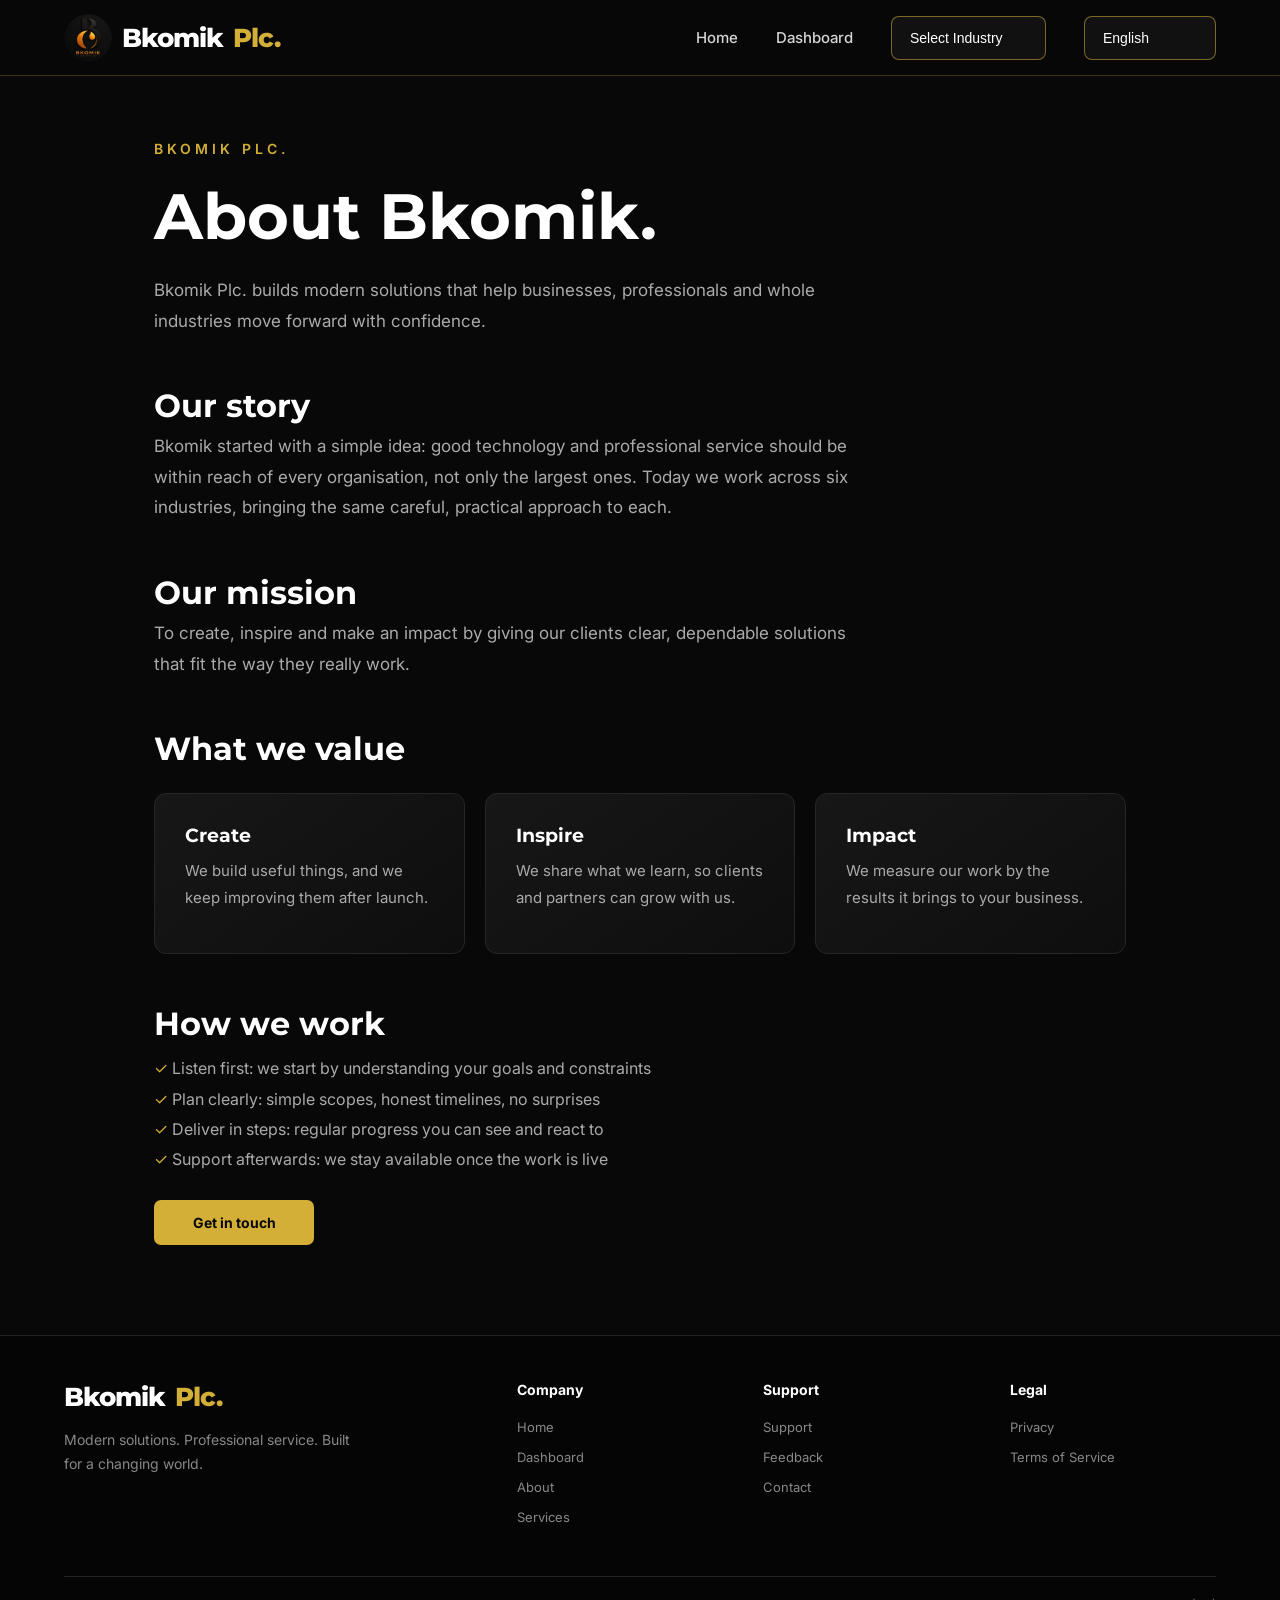
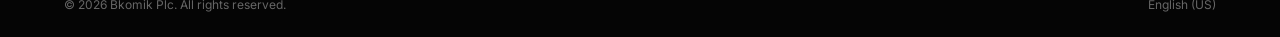
<file: about.html>
<!DOCTYPE html>
<html lang="en">
<head>
<meta charset="UTF-8">
<meta name="viewport" content="width=device-width, initial-scale=1.0">
<title>About | Bkomik Plc.</title>
<meta name="description" content="Bkomik Plc. builds modern solutions that help businesses, professionals and whole industries move forward with confidence.">
<link rel="icon" type="image/png" href="[data-uri]">
<link rel="preconnect" href="https://fonts.googleapis.com">
<link rel="preconnect" href="https://fonts.gstatic.com" crossorigin>
<link href="https://fonts.googleapis.com/css2?family=Inter:wght@400;500;600;700&family=Montserrat:wght@500;600;700;800&display=swap" rel="stylesheet">
<style>
/* Fallback copy so the page still looks right where style.css cannot load. style.css (below) overrides it. */
/* =========================
           GENERAL
        ========================= */

        * {
            margin: 0;
            padding: 0;
            box-sizing: border-box;
        }

        html {
            scroll-behavior: smooth;
        }

        body {
            font-family: "Inter", sans-serif;
            background: #080808;
            color: #ffffff;
            min-height: 100vh;
        }

        a {
            text-decoration: none;
            color: inherit;
        }


        /* =========================
           NAVIGATION
        ========================= */

        .navbar {
            height: 76px;
            width: 100%;
            background: rgba(8, 8, 8, 0.95);
            border-bottom: 1px solid rgba(212, 175, 55, 0.25);

            display: flex;
            align-items: center;
            justify-content: space-between;

            padding: 0 5%;
            position: fixed;
            top: 0;
            left: 0;
            z-index: 1000;

            backdrop-filter: blur(12px);
        }

        /* Logo */

        .logo {
            display: inline-flex;
            align-items: center;
            gap: 10px;
            font-family: "Montserrat", sans-serif;
            font-size: 26px;
            font-weight: 800;
            letter-spacing: -1px;
        }

        .logo-image {
            width: 48px;
            height: 48px;
            object-fit: contain;
            display: block;
            border-radius: 50%;
        }

        .logo span {
            color: #d4af37;
        }


        /* Navigation links */

        .nav-links {
            display: flex;
            align-items: center;
            gap: 38px;
        }

        .nav-links a {
            position: relative;

            font-size: 15px;
            font-weight: 500;
            color: #d5d5d5;

            transition: 0.3s ease;
        }

        .nav-links a:hover {
            color: #d4af37;
        }

        .nav-links a::after {
            content: "";

            position: absolute;
            left: 0;
            bottom: -8px;

            width: 0;
            height: 2px;

            background: #d4af37;

            transition: 0.3s ease;
        }

        .nav-links a:hover::after {
            width: 100%;
        }


        /* Industry dropdown */

        .industry {
            position: relative;
        }

        .industry select {
            appearance: none;

            background: #111111;
            color: #ffffff;

            border: 1px solid rgba(212, 175, 55, 0.55);
            border-radius: 8px;

            padding: 13px 42px 13px 18px;

            font-size: 14px;
            font-weight: 500;

            cursor: pointer;
            outline: none;

            transition: 0.3s ease;
        }

        .industry select:hover {
            border-color: #d4af37;
            box-shadow: 0 0 18px rgba(212, 175, 55, 0.12);
        }


        /* =========================
           HERO
        ========================= */

        .hero {
            min-height: 720px;

            display: flex;
            align-items: center;

            position: relative;
            overflow: hidden;

            background:
                linear-gradient(
                    90deg,
                    rgba(0, 0, 0, 0.90) 0%,
                    rgba(0, 0, 0, 0.65) 38%,
                    rgba(0, 0, 0, 0.25) 75%,
                    rgba(0, 0, 0, 0.70) 100%
                ),
                url("car.jpg");

            background-size: cover;
            background-position: center;
        }


        /* Dark bottom fade */

        .hero::after {
            content: "";

            position: absolute;
            bottom: 0;
            left: 0;

            width: 100%;
            height: 180px;

            background: linear-gradient(
                transparent,
                #080808
            );

            pointer-events: none;
        }


        /* Hero content */

        .hero-content {
            width: 90%;
            max-width: 1200px;

            margin: 0 auto;

            padding-top: 70px;

            position: relative;
            z-index: 2;
        }

        .small-title {
            color: #d4af37;

            font-size: 14px;
            font-weight: 600;

            letter-spacing: 4px;
            text-transform: uppercase;

            margin-bottom: 20px;
        }

        .hero h1 {
            font-family: "Montserrat", sans-serif;

            font-size: clamp(45px, 6vw, 78px);

            line-height: 1.05;

            max-width: 750px;

            font-weight: 800;

            letter-spacing: -2px;

            margin-bottom: 25px;
        }

        .hero h1 span {
            color: #d4af37;
        }

        .hero p {
            max-width: 570px;

            color: #c8c8c8;

            font-size: 18px;
            line-height: 1.7;

            margin-bottom: 35px;
        }


        /* Buttons */

        .buttons {
            display: flex;
            gap: 15px;
            flex-wrap: wrap;
        }

        .btn {
            display: inline-flex;
            align-items: center;
            justify-content: center;

            min-width: 160px;

            padding: 14px 25px;

            border-radius: 7px;

            font-size: 14px;
            font-weight: 700;

            transition: 0.3s ease;
        }

        .btn-primary {
            background: #d4af37;
            color: #080808;
        }

        .btn-primary:hover {
            background: #f0cf59;

            transform: translateY(-3px);

            box-shadow:
                0 10px 30px rgba(212, 175, 55, 0.22);
        }

        .btn-secondary {
            border: 1px solid #666;
            color: #ffffff;
            background: rgba(0, 0, 0, 0.25);
        }

        .btn-secondary:hover {
            border-color: #d4af37;
            color: #d4af37;

            transform: translateY(-3px);
        }


        /* =========================
           SERVICES
        ========================= */

        .services {
            position: relative;

            padding: 80px 5% 100px;

            background: #080808;
        }

        .section-heading {
            text-align: center;

            max-width: 650px;

            margin: 0 auto 50px;
        }

        .section-heading .label {
            color: #d4af37;

            font-size: 12px;
            font-weight: 700;

            letter-spacing: 3px;
            text-transform: uppercase;

            margin-bottom: 12px;
        }

        .section-heading h2 {
            font-family: "Montserrat", sans-serif;

            font-size: 36px;

            margin-bottom: 15px;
        }

        .section-heading p {
            color: #999;
            line-height: 1.7;
        }


        /* Cards */

        .cards {
            max-width: 1200px;

            margin: auto;

            display: grid;

            grid-template-columns:
                repeat(3, 1fr);

            gap: 20px;
        }

        .card {
            background:
                linear-gradient(
                    145deg,
                    #171717,
                    #0e0e0e
                );

            border: 1px solid #262626;

            border-radius: 12px;

            padding: 30px 25px;

            min-height: 190px;

            transition: 0.35s ease;

            position: relative;
            overflow: hidden;
        }

        .card::before {
            content: "";

            position: absolute;

            left: 0;
            top: 0;

            width: 100%;
            height: 2px;

            background: #d4af37;

            transform: scaleX(0);

            transform-origin: left;

            transition: 0.35s ease;
        }

        .card:hover {
            transform: translateY(-8px);

            border-color: rgba(212, 175, 55, 0.5);

            box-shadow:
                0 15px 40px rgba(0, 0, 0, 0.5);
        }

        .card:hover::before {
            transform: scaleX(1);
        }

        .card-icon {
            font-size: 30px;
            margin-bottom: 20px;
        }

        .card h3 {
            font-family: "Montserrat", sans-serif;

            font-size: 18px;

            margin-bottom: 10px;
        }

        .card p {
            color: #999;

            font-size: 14px;

            line-height: 1.6;
        }


        /* =========================
           FOOTER
        ========================= */

        footer {
            background: #050505;

            border-top: 1px solid #222;

            padding: 45px 5% 25px;
        }

        .footer-content {
            max-width: 1200px;

            margin: auto;

            display: grid;

            grid-template-columns:
                2fr 1fr 1fr 1fr;

            gap: 40px;
        }

        .footer-brand p {
            color: #888;

            max-width: 300px;

            margin-top: 15px;

            line-height: 1.7;

            font-size: 14px;
        }

        footer h4 {
            font-size: 14px;

            margin-bottom: 18px;

            color: #ffffff;
        }

        footer ul {
            list-style: none;
        }

        footer li {
            margin-bottom: 10px;
        }

        footer li a {
            color: #888;

            font-size: 13px;

            transition: 0.3s;
        }

        footer li a:hover {
            color: #d4af37;
        }

        .copyright {
            max-width: 1200px;

            margin: 40px auto 0;

            padding-top: 20px;

            border-top: 1px solid #222;

            display: flex;

            justify-content: space-between;

            gap: 20px;

            color: #666;

            font-size: 12px;
        }


        /* =========================
           MOBILE MENU BUTTON
        ========================= */

        .menu-btn {
            display: none;

            border: none;

            background: none;

            color: white;

            font-size: 27px;

            cursor: pointer;
        }


        /* =========================
           RESPONSIVE
        ========================= */

        @media (max-width: 900px) {

            .nav-links {
                gap: 18px;
            }

            .cards {
                grid-template-columns:
                    repeat(2, 1fr);
            }

            .footer-content {
                grid-template-columns:
                    repeat(2, 1fr);
            }
        }


        @media (max-width: 650px) {

            .navbar {
                height: 68px;
            }

            .logo {
                font-size: 22px;
            }

            .logo-image {
                width: 42px;
                height: 42px;
            }

            .menu-btn {
                display: block;
            }

            .nav-links {
                display: none;
            }

            .industry {
                display: none;
            }

            .hero {
                min-height: 650px;

                background-position:
                    65% center;
            }

            .hero-content {
                padding-top: 50px;
            }

            .hero h1 {
                font-size: 43px;
                letter-spacing: -1px;
            }

            .hero p {
                font-size: 16px;
            }

            .cards {
                grid-template-columns: 1fr;
            }

            .footer-content {
                grid-template-columns: 1fr;
            }

            .copyright {
                flex-direction: column;
            }
        }


/* ===== Inner pages (moved from inline styles) ===== */
.page{min-height:100vh;padding:140px 5% 90px;max-width:1100px;margin:auto}
.page h1{font-family:"Montserrat",sans-serif;font-size:clamp(40px,6vw,64px);margin-bottom:20px}
.page h1 span{color:#d4af37}
.page p{color:#aaa;max-width:700px;line-height:1.8;font-size:17px;margin-bottom:30px}
.page-card{background:linear-gradient(145deg,#171717,#0e0e0e);border:1px solid #262626;border-radius:12px;padding:30px;margin-top:25px}

/* ===== Cards as links ===== */
a.card{display:block;color:inherit}
a.card:focus-visible,.btn:focus-visible,.nav-links a:focus-visible{outline:2px solid #d4af37;outline-offset:4px}

/* ===== Mobile menu ===== */
@media (max-width: 650px){
  .navbar.open .nav-links{
    display:flex;flex-direction:column;align-items:flex-start;gap:22px;
    position:absolute;top:68px;left:0;right:0;
    background:rgba(8,8,8,.98);padding:26px 5% 32px;
    border-bottom:1px solid rgba(212,175,55,.25);
  }
  .navbar.open .industry{display:block;width:100%}
  .navbar.open .industry select{width:100%}
}
@media (max-width: 900px){ .cards{grid-template-columns:repeat(2,1fr)} }
@media (max-width: 650px){ .cards{grid-template-columns:1fr} }

/* ===== Page content blocks ===== */
.page h2{font-family:"Montserrat",sans-serif;font-size:clamp(24px,4vw,32px);margin:50px 0 6px}
.page h3{font-family:"Montserrat",sans-serif;font-size:19px;margin-bottom:10px;color:#fff}
.page .grid{display:grid;grid-template-columns:repeat(auto-fit,minmax(240px,1fr));gap:20px;margin-top:25px}
.page .grid .page-card{margin-top:0}
.page .grid .page-card p,.page-card p{font-size:15px;margin-bottom:12px}
.page ul.list{list-style:none;color:#aaa;line-height:1.9;margin:10px 0 25px;padding:0;font-size:16px}
.page ul.list li::before{content:"\2713\00a0";color:#d4af37}
.page ul.plain{list-style:none;padding:0;margin:0}
.page ul.plain li{display:flex;justify-content:space-between;gap:12px;flex-wrap:wrap;padding:12px 0;border-bottom:1px solid #262626;color:#ddd}
.page ul.plain li:last-child{border-bottom:none}
.page ul.plain span{color:#999}
.stat{font-family:"Montserrat",sans-serif;font-size:38px;font-weight:800;color:#d4af37}
.stat-label{color:#aaa;font-size:14px}
.page a.link{color:#d4af37;text-decoration:underline}
.page .note{font-size:14px;color:#888}
.chips{display:flex;flex-wrap:wrap;gap:12px;margin:20px 0 30px}
.chips a{border:1px solid rgba(212,175,55,.55);color:#fff;border-radius:999px;padding:10px 20px;font-size:15px}
.chips a:hover{background:#d4af37;color:#111}
.page details.page-card{cursor:pointer}
.page details summary{font-weight:600;color:#fff}
.page details p{margin:14px 0 0}
.form{display:grid;gap:18px}
.form label{display:grid;gap:8px;color:#ccc;font-size:14px}
.form input,.form select,.form textarea{background:#111;border:1px solid #333;border-radius:8px;color:#fff;padding:14px;font:inherit;font-size:16px;width:100%}
.form input:focus,.form select:focus,.form textarea:focus{outline:2px solid #d4af37;border-color:transparent}
.form button{justify-self:start;border:none;cursor:pointer}


.logo{direction:ltr;unicode-bidi:isolate}
</style>
<link rel="stylesheet" href="style.css">
<script>
document.addEventListener('DOMContentLoaded', function () {
  var nav = document.querySelector('.navbar');
  var btn = document.querySelector('.menu-btn');
  if (btn && nav) {
    btn.addEventListener('click', function () {
      var open = nav.classList.toggle('open');
      btn.setAttribute('aria-expanded', open);
      btn.textContent = open ? '\u2715' : '\u2630';
    });
  }
  var sel = document.querySelector('.industry select');
  if (sel) sel.addEventListener('change', function () { if (sel.value) location.href = sel.value; });
});

</script>
</head>
<body>
<header class="navbar">
<a href="index.html" class="logo" aria-label="Bkomik Plc. home"><img class="logo-image" src="[data-uri]" alt="" width="48" height="48">Bkomik <span>Plc.</span></a>
<nav class="nav-links" aria-label="Main">
<a href="index.html">Home</a>
<a href="dashboard.html">Dashboard</a>
<div class="industry"><select aria-label="Select industry"><option value="" selected disabled>Select Industry</option><option value="automotive.html">Automotive</option><option value="business.html">Business</option><option value="technology.html">Technology</option><option value="real-estate.html">Real Estate</option><option value="finance.html">Finance</option><option value="education.html">Education</option></select></div>
<div class="industry lang"><select id="lang-select" aria-label="Language"><option value="en">English</option><option value="hi">हिन्दी (Hindi)</option><option value="zh">中文</option><option value="ja">日本語</option><option value="ar">العربية</option><option value="fr">Français</option><option value="es">Español</option><option value="de">Deutsch</option></select></div>
</nav>
<button class="menu-btn" aria-label="Toggle menu" aria-expanded="false">&#9776;</button>
</header>
<main class="page">
<div class="small-title">Bkomik Plc.</div>
<h1>About Bkomik.</h1>
<p>Bkomik Plc. builds modern solutions that help businesses, professionals and whole industries move forward with confidence.</p><h2>Our story</h2><p>Bkomik started with a simple idea: good technology and professional service should be within reach of every organisation, not only the largest ones. Today we work across six industries, bringing the same careful, practical approach to each.</p><h2>Our mission</h2><p>To create, inspire and make an impact by giving our clients clear, dependable solutions that fit the way they really work.</p><h2>What we value</h2><div class="grid"><div class="page-card"><h3>Create</h3><p>We build useful things, and we keep improving them after launch.</p></div><div class="page-card"><h3>Inspire</h3><p>We share what we learn, so clients and partners can grow with us.</p></div><div class="page-card"><h3>Impact</h3><p>We measure our work by the results it brings to your business.</p></div></div><h2>How we work</h2><ul class="list"><li>Listen first: we start by understanding your goals and constraints</li><li>Plan clearly: simple scopes, honest timelines, no surprises</li><li>Deliver in steps: regular progress you can see and react to</li><li>Support afterwards: we stay available once the work is live</li></ul><a href="contact.html" class="btn btn-primary">Get in touch</a>
</main>
<footer>
<div class="footer-content">
<div class="footer-brand"><a href="index.html" class="logo">Bkomik <span>Plc.</span></a><p>Modern solutions. Professional service. Built for a changing world.</p></div>
<div><h4>Company</h4><ul><li><a href="index.html">Home</a></li><li><a href="dashboard.html">Dashboard</a></li><li><a href="about.html">About</a></li><li><a href="services.html">Services</a></li></ul></div>
<div><h4>Support</h4><ul><li><a href="support.html">Support</a></li><li><a href="feedback.html">Feedback</a></li><li><a href="contact.html">Contact</a></li></ul></div>
<div><h4>Legal</h4><ul><li><a href="privacy.html">Privacy</a></li><li><a href="terms.html">Terms of Service</a></li></ul></div>
</div>
<div class="copyright"><span>&copy; 2026 Bkomik Plc. All rights reserved.</span><span>English (US)</span></div>
</footer>
<script>
(function(){
var L=['en','hi','zh','ja','ar','fr','es','de'];
var T={
'Home':['होम','首页','ホーム','الرئيسية','Accueil','Inicio','Startseite'],
'Dashboard':['डैशबोर्ड','仪表盘','ダッシュボード','لوحة التحكم','Tableau de bord','Panel','Dashboard'],
'Select Industry':['उद्योग चुनें','选择行业','業界を選択','اختر القطاع','Choisir un secteur','Elegir sector','Branche wählen'],
'Automotive':['ऑटोमोटिव','汽车','自動車','السيارات','Automobile','Automoción','Automobil'],
'Business':['व्यापार','商业','ビジネス','الأعمال','Affaires','Negocios','Unternehmen'],
'Technology':['प्रौद्योगिकी','科技','テクノロジー','التكنولوجيا','Technologie','Tecnología','Technologie'],
'Real Estate':['रियल एस्टेट','房地产','不動産','العقارات','Immobilier','Bienes raíces','Immobilien'],
'Finance':['वित्त','金融','金融','المالية','Finance','Finanzas','Finanzen'],
'Education':['शिक्षा','教育','教育','التعليم','Éducation','Educación','Bildung'],
'About':['परिचय','关于我们','会社概要','من نحن','À propos','Acerca de','Über uns'],
'Services':['सेवाएँ','服务','サービス','الخدمات','Services','Servicios','Leistungen'],
'Support':['सहायता','支持','サポート','الدعم','Assistance','Soporte','Support'],
'Feedback':['प्रतिक्रिया','反馈','フィードバック','ملاحظات','Avis','Comentarios','Feedback'],
'Contact':['संपर्क','联系我们','お問い合わせ','اتصل بنا','Contact','Contacto','Kontakt'],
'Company':['कंपनी','公司','会社','الشركة','Entreprise','Empresa','Unternehmen'],
'Legal':['कानूनी','法律信息','法的情報','قانوني','Mentions légales','Legal','Rechtliches'],
'Privacy':['गोपनीयता','隐私','プライバシー','الخصوصية','Confidentialité','Privacidad','Datenschutz'],
'Terms of Service':['सेवा की शर्तें','服务条款','利用規約','شروط الخدمة',"Conditions d'utilisation",'Términos del servicio','Nutzungsbedingungen'],
'Welcome to Bkomik':['Bkomik में आपका स्वागत है','欢迎来到 Bkomik','Bkomikへようこそ','مرحبًا بكم في Bkomik','Bienvenue chez Bkomik','Bienvenido a Bkomik','Willkommen bei Bkomik'],
'Your Business.':['आपका व्यवसाय।','您的业务。','あなたのビジネス。','عملك.','Votre entreprise.','Su negocio.','Ihr Unternehmen.'],
'Your Future.':['आपका भविष्य।','您的未来。','あなたの未来。','مستقبلك.','Votre avenir.','Su futuro.','Ihre Zukunft.'],
'We provide modern solutions designed to help businesses, professionals and industries move forward with confidence.':['हम आधुनिक समाधान प्रदान करते हैं जो व्यवसायों, पेशेवरों और उद्योगों को आत्मविश्वास के साथ आगे बढ़ने में मदद करते हैं।','我们提供现代化的解决方案，帮助企业、专业人士和各行各业充满信心地向前迈进。','企業、専門家、そして業界全体が自信を持って前進できるよう、現代的なソリューションを提供します。','نقدّم حلولًا حديثة تساعد الشركات والمهنيين والقطاعات على التقدم بثقة.','Nous proposons des solutions modernes pour aider les entreprises, les professionnels et les secteurs à avancer en toute confiance.','Ofrecemos soluciones modernas para ayudar a empresas, profesionales e industrias a avanzar con confianza.','Wir bieten moderne Lösungen, die Unternehmen, Fachleuten und Branchen helfen, selbstbewusst voranzukommen.'],
'Explore Services':['सेवाएँ देखें','探索服务','サービスを見る','استكشف الخدمات','Découvrir nos services','Explorar servicios','Leistungen entdecken'],
'Learn More':['और जानें','了解更多','詳しく見る','اعرف المزيد','En savoir plus','Más información','Mehr erfahren'],
'Our Industries':['हमारे उद्योग','我们的行业','対応業界','قطاعاتنا','Nos secteurs','Nuestros sectores','Unsere Branchen'],
'Built for Modern Business':['आधुनिक व्यवसाय के लिए बनाया गया','为现代企业打造','現代のビジネスのために','مصمم للأعمال الحديثة',"Conçu pour l'entreprise moderne",'Creado para el negocio moderno','Gemacht für moderne Unternehmen'],
'Modern solutions. Professional service. Built for a changing world.':['आधुनिक समाधान। पेशेवर सेवा। बदलती दुनिया के लिए बनाया गया।','现代化的解决方案。专业的服务。为不断变化的世界而生。','現代的なソリューション。プロフェッショナルなサービス。変化する世界のために。','حلول حديثة. خدمة احترافية. صُمّم لعالم متغيّر.','Des solutions modernes. Un service professionnel. Conçu pour un monde en mutation.','Soluciones modernas. Servicio profesional. Creado para un mundo en cambio.','Moderne Lösungen. Professioneller Service. Gemacht für eine sich wandelnde Welt.'],
'© 2026 Bkomik Plc. All rights reserved.':['© 2026 Bkomik Plc. सर्वाधिकार सुरक्षित।','© 2026 Bkomik Plc. 版权所有。','© 2026 Bkomik Plc. 無断転載を禁じます。','© 2026 Bkomik Plc. جميع الحقوق محفوظة.','© 2026 Bkomik Plc. Tous droits réservés.','© 2026 Bkomik Plc. Todos los derechos reservados.','© 2026 Bkomik Plc. Alle Rechte vorbehalten.'],
'About Bkomik':['Bkomik के बारे में','关于 Bkomik','Bkomikについて','عن Bkomik','À propos de Bkomik','Acerca de Bkomik','Über Bkomik'],
'Our Services':['हमारी सेवाएँ','我们的服务','私たちのサービス','خدماتنا','Nos services','Nuestros servicios','Unsere Leistungen'],
'Your Dashboard':['आपका डैशबोर्ड','您的仪表盘','あなたのダッシュボード','لوحة التحكم الخاصة بك','Votre tableau de bord','Su panel','Ihr Dashboard'],
'Contact Us':['हमसे संपर्क करें','联系我们','お問い合わせ','اتصل بنا','Contactez-nous','Contáctenos','Kontaktieren Sie uns'],
'Your Feedback':['आपकी प्रतिक्रिया','您的反馈','ご意見','ملاحظاتك','Vos commentaires','Sus comentarios','Ihr Feedback'],
'Support Center':['सहायता केंद्र','支持中心','サポートセンター','مركز الدعم',"Centre d'assistance",'Centro de soporte','Support-Center'],
'Privacy Policy':['गोपनीयता नीति','隐私政策','プライバシーポリシー','سياسة الخصوصية','Politique de confidentialité','Política de privacidad','Datenschutzerklärung']
};
var orig=new WeakMap(), nodes=[], sel=document.getElementById('lang-select');
function skip(n){for(var p=n.parentNode;p;p=p.parentNode){if(p.nodeType===1&&(/^(SCRIPT|STYLE|NOSCRIPT|TEXTAREA)$/.test(p.tagName)||(p.classList&&p.classList.contains('lang'))))return true}return false}
function collect(){var w=document.createTreeWalker(document.body,NodeFilter.SHOW_TEXT,null,false),n;while((n=w.nextNode())){if(n.nodeValue.trim()&&!skip(n)){orig.set(n,n.nodeValue);nodes.push(n)}}}
function norm(s){return s.replace(/\s+/g,' ').trim()}
function tr(s,i){var t=norm(s),m=T[t],end='';if(!m&&/\.$/.test(t)){m=T[t.slice(0,-1)];end=(i===1||i===2)?'。':'.'}return m?m[i]+end:null}
function apply(code){
  var i=L.indexOf(code)-1;
  nodes.forEach(function(n){var o=orig.get(n);if(i<0){n.nodeValue=o;return}var r=tr(o,i);if(r){var lead=o.match(/^\s*/)[0],trail=o.match(/\s*$/)[0];n.nodeValue=lead+r+trail}else n.nodeValue=o});
  document.documentElement.lang=code;document.documentElement.dir=code==='ar'?'rtl':'ltr';
  if(sel)sel.value=code;
}
function init(){collect();var c='en';try{c=localStorage.getItem('bkomik-lang')||'en'}catch(e){}if(L.indexOf(c)<0)c='en';if(c!=='en')apply(c);else if(sel)sel.value='en';
  if(sel)sel.addEventListener('change',function(){var c=sel.value;try{localStorage.setItem('bkomik-lang',c)}catch(e){}apply(c)});}
if(document.readyState==='loading')document.addEventListener('DOMContentLoaded',init);else init();
})();

</script>
</body>
</html>
</file>
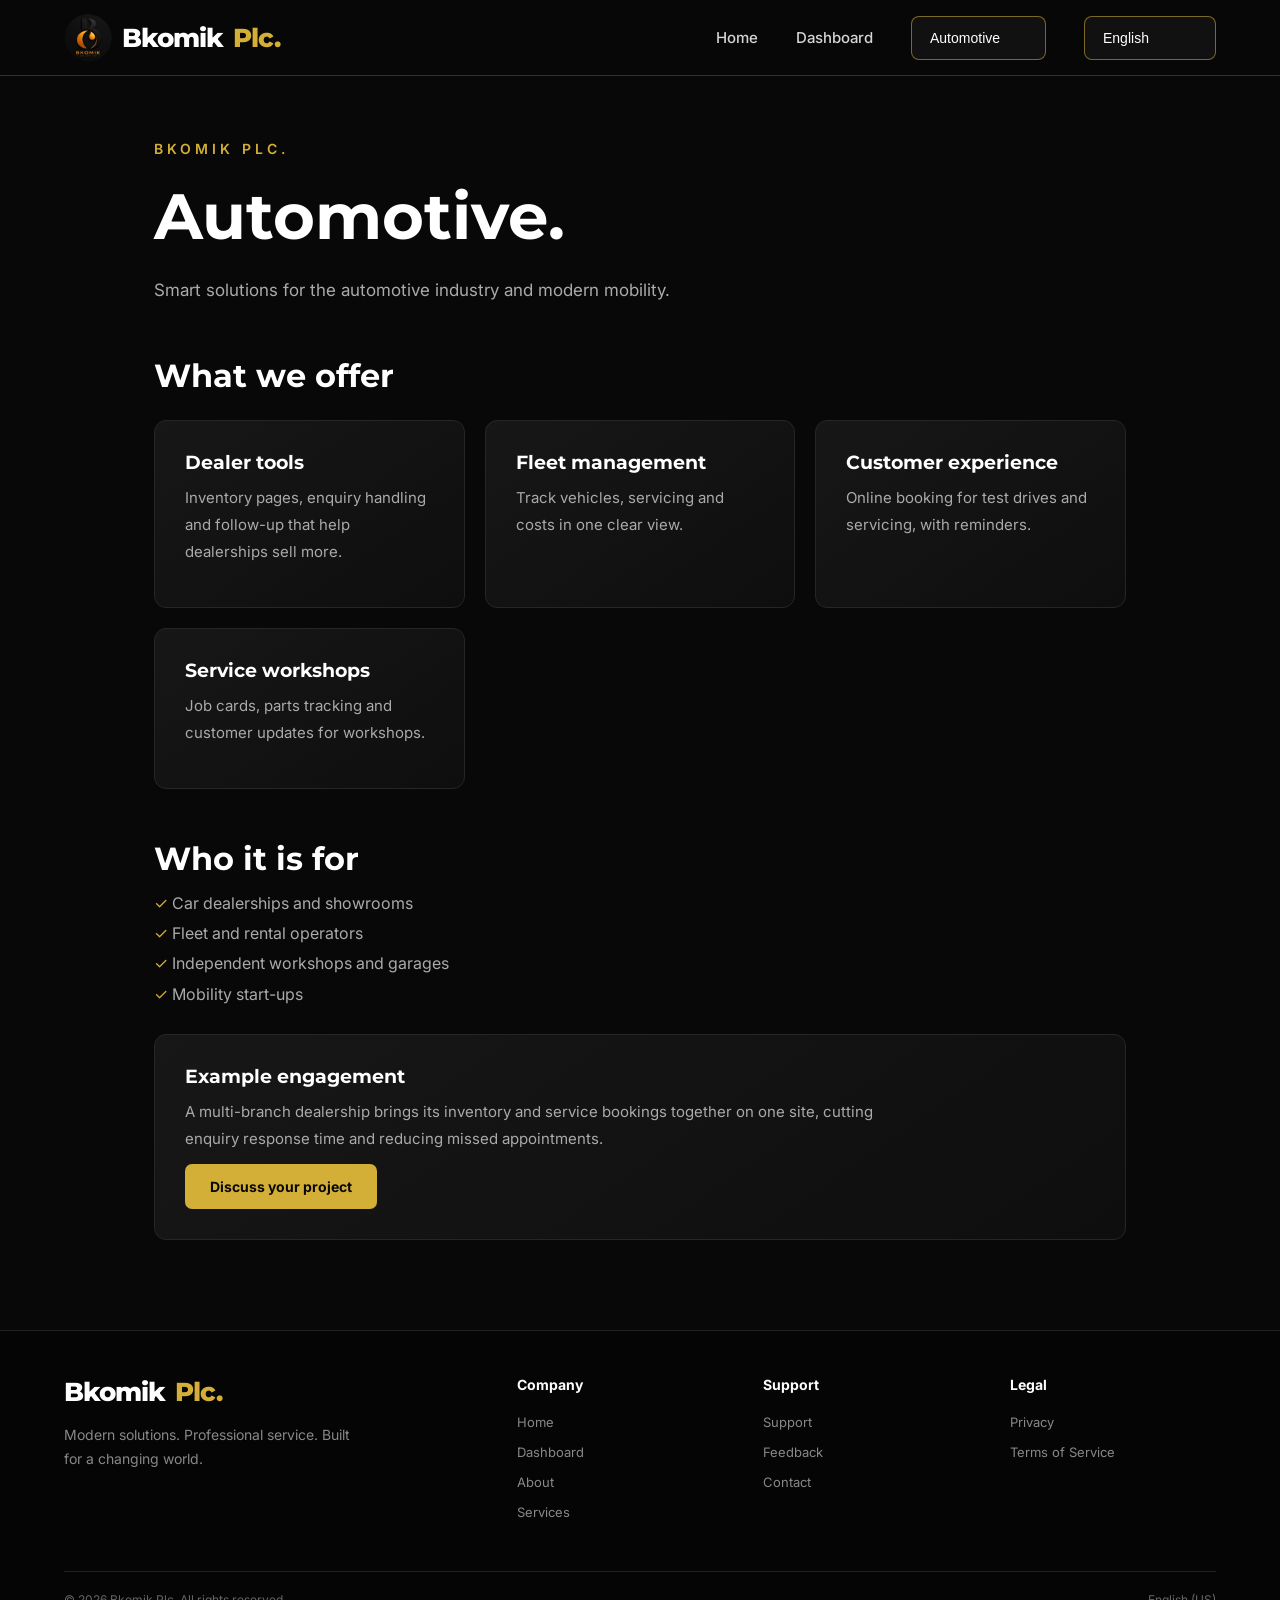
<file: automotive.html>
<!DOCTYPE html>
<html lang="en">
<head>
<meta charset="UTF-8">
<meta name="viewport" content="width=device-width, initial-scale=1.0">
<title>Automotive | Bkomik Plc.</title>
<meta name="description" content="Smart solutions for the automotive industry and modern mobility.">
<link rel="icon" type="image/png" href="[data-uri]">
<link rel="preconnect" href="https://fonts.googleapis.com">
<link rel="preconnect" href="https://fonts.gstatic.com" crossorigin>
<link href="https://fonts.googleapis.com/css2?family=Inter:wght@400;500;600;700&family=Montserrat:wght@500;600;700;800&display=swap" rel="stylesheet">
<style>
/* Fallback copy so the page still looks right where style.css cannot load. style.css (below) overrides it. */
/* =========================
           GENERAL
        ========================= */

        * {
            margin: 0;
            padding: 0;
            box-sizing: border-box;
        }

        html {
            scroll-behavior: smooth;
        }

        body {
            font-family: "Inter", sans-serif;
            background: #080808;
            color: #ffffff;
            min-height: 100vh;
        }

        a {
            text-decoration: none;
            color: inherit;
        }


        /* =========================
           NAVIGATION
        ========================= */

        .navbar {
            height: 76px;
            width: 100%;
            background: rgba(8, 8, 8, 0.95);
            border-bottom: 1px solid rgba(212, 175, 55, 0.25);

            display: flex;
            align-items: center;
            justify-content: space-between;

            padding: 0 5%;
            position: fixed;
            top: 0;
            left: 0;
            z-index: 1000;

            backdrop-filter: blur(12px);
        }

        /* Logo */

        .logo {
            display: inline-flex;
            align-items: center;
            gap: 10px;
            font-family: "Montserrat", sans-serif;
            font-size: 26px;
            font-weight: 800;
            letter-spacing: -1px;
        }

        .logo-image {
            width: 48px;
            height: 48px;
            object-fit: contain;
            display: block;
            border-radius: 50%;
        }

        .logo span {
            color: #d4af37;
        }


        /* Navigation links */

        .nav-links {
            display: flex;
            align-items: center;
            gap: 38px;
        }

        .nav-links a {
            position: relative;

            font-size: 15px;
            font-weight: 500;
            color: #d5d5d5;

            transition: 0.3s ease;
        }

        .nav-links a:hover {
            color: #d4af37;
        }

        .nav-links a::after {
            content: "";

            position: absolute;
            left: 0;
            bottom: -8px;

            width: 0;
            height: 2px;

            background: #d4af37;

            transition: 0.3s ease;
        }

        .nav-links a:hover::after {
            width: 100%;
        }


        /* Industry dropdown */

        .industry {
            position: relative;
        }

        .industry select {
            appearance: none;

            background: #111111;
            color: #ffffff;

            border: 1px solid rgba(212, 175, 55, 0.55);
            border-radius: 8px;

            padding: 13px 42px 13px 18px;

            font-size: 14px;
            font-weight: 500;

            cursor: pointer;
            outline: none;

            transition: 0.3s ease;
        }

        .industry select:hover {
            border-color: #d4af37;
            box-shadow: 0 0 18px rgba(212, 175, 55, 0.12);
        }


        /* =========================
           HERO
        ========================= */

        .hero {
            min-height: 720px;

            display: flex;
            align-items: center;

            position: relative;
            overflow: hidden;

            background:
                linear-gradient(
                    90deg,
                    rgba(0, 0, 0, 0.90) 0%,
                    rgba(0, 0, 0, 0.65) 38%,
                    rgba(0, 0, 0, 0.25) 75%,
                    rgba(0, 0, 0, 0.70) 100%
                ),
                url("car.jpg");

            background-size: cover;
            background-position: center;
        }


        /* Dark bottom fade */

        .hero::after {
            content: "";

            position: absolute;
            bottom: 0;
            left: 0;

            width: 100%;
            height: 180px;

            background: linear-gradient(
                transparent,
                #080808
            );

            pointer-events: none;
        }


        /* Hero content */

        .hero-content {
            width: 90%;
            max-width: 1200px;

            margin: 0 auto;

            padding-top: 70px;

            position: relative;
            z-index: 2;
        }

        .small-title {
            color: #d4af37;

            font-size: 14px;
            font-weight: 600;

            letter-spacing: 4px;
            text-transform: uppercase;

            margin-bottom: 20px;
        }

        .hero h1 {
            font-family: "Montserrat", sans-serif;

            font-size: clamp(45px, 6vw, 78px);

            line-height: 1.05;

            max-width: 750px;

            font-weight: 800;

            letter-spacing: -2px;

            margin-bottom: 25px;
        }

        .hero h1 span {
            color: #d4af37;
        }

        .hero p {
            max-width: 570px;

            color: #c8c8c8;

            font-size: 18px;
            line-height: 1.7;

            margin-bottom: 35px;
        }


        /* Buttons */

        .buttons {
            display: flex;
            gap: 15px;
            flex-wrap: wrap;
        }

        .btn {
            display: inline-flex;
            align-items: center;
            justify-content: center;

            min-width: 160px;

            padding: 14px 25px;

            border-radius: 7px;

            font-size: 14px;
            font-weight: 700;

            transition: 0.3s ease;
        }

        .btn-primary {
            background: #d4af37;
            color: #080808;
        }

        .btn-primary:hover {
            background: #f0cf59;

            transform: translateY(-3px);

            box-shadow:
                0 10px 30px rgba(212, 175, 55, 0.22);
        }

        .btn-secondary {
            border: 1px solid #666;
            color: #ffffff;
            background: rgba(0, 0, 0, 0.25);
        }

        .btn-secondary:hover {
            border-color: #d4af37;
            color: #d4af37;

            transform: translateY(-3px);
        }


        /* =========================
           SERVICES
        ========================= */

        .services {
            position: relative;

            padding: 80px 5% 100px;

            background: #080808;
        }

        .section-heading {
            text-align: center;

            max-width: 650px;

            margin: 0 auto 50px;
        }

        .section-heading .label {
            color: #d4af37;

            font-size: 12px;
            font-weight: 700;

            letter-spacing: 3px;
            text-transform: uppercase;

            margin-bottom: 12px;
        }

        .section-heading h2 {
            font-family: "Montserrat", sans-serif;

            font-size: 36px;

            margin-bottom: 15px;
        }

        .section-heading p {
            color: #999;
            line-height: 1.7;
        }


        /* Cards */

        .cards {
            max-width: 1200px;

            margin: auto;

            display: grid;

            grid-template-columns:
                repeat(3, 1fr);

            gap: 20px;
        }

        .card {
            background:
                linear-gradient(
                    145deg,
                    #171717,
                    #0e0e0e
                );

            border: 1px solid #262626;

            border-radius: 12px;

            padding: 30px 25px;

            min-height: 190px;

            transition: 0.35s ease;

            position: relative;
            overflow: hidden;
        }

        .card::before {
            content: "";

            position: absolute;

            left: 0;
            top: 0;

            width: 100%;
            height: 2px;

            background: #d4af37;

            transform: scaleX(0);

            transform-origin: left;

            transition: 0.35s ease;
        }

        .card:hover {
            transform: translateY(-8px);

            border-color: rgba(212, 175, 55, 0.5);

            box-shadow:
                0 15px 40px rgba(0, 0, 0, 0.5);
        }

        .card:hover::before {
            transform: scaleX(1);
        }

        .card-icon {
            font-size: 30px;
            margin-bottom: 20px;
        }

        .card h3 {
            font-family: "Montserrat", sans-serif;

            font-size: 18px;

            margin-bottom: 10px;
        }

        .card p {
            color: #999;

            font-size: 14px;

            line-height: 1.6;
        }


        /* =========================
           FOOTER
        ========================= */

        footer {
            background: #050505;

            border-top: 1px solid #222;

            padding: 45px 5% 25px;
        }

        .footer-content {
            max-width: 1200px;

            margin: auto;

            display: grid;

            grid-template-columns:
                2fr 1fr 1fr 1fr;

            gap: 40px;
        }

        .footer-brand p {
            color: #888;

            max-width: 300px;

            margin-top: 15px;

            line-height: 1.7;

            font-size: 14px;
        }

        footer h4 {
            font-size: 14px;

            margin-bottom: 18px;

            color: #ffffff;
        }

        footer ul {
            list-style: none;
        }

        footer li {
            margin-bottom: 10px;
        }

        footer li a {
            color: #888;

            font-size: 13px;

            transition: 0.3s;
        }

        footer li a:hover {
            color: #d4af37;
        }

        .copyright {
            max-width: 1200px;

            margin: 40px auto 0;

            padding-top: 20px;

            border-top: 1px solid #222;

            display: flex;

            justify-content: space-between;

            gap: 20px;

            color: #666;

            font-size: 12px;
        }


        /* =========================
           MOBILE MENU BUTTON
        ========================= */

        .menu-btn {
            display: none;

            border: none;

            background: none;

            color: white;

            font-size: 27px;

            cursor: pointer;
        }


        /* =========================
           RESPONSIVE
        ========================= */

        @media (max-width: 900px) {

            .nav-links {
                gap: 18px;
            }

            .cards {
                grid-template-columns:
                    repeat(2, 1fr);
            }

            .footer-content {
                grid-template-columns:
                    repeat(2, 1fr);
            }
        }


        @media (max-width: 650px) {

            .navbar {
                height: 68px;
            }

            .logo {
                font-size: 22px;
            }

            .logo-image {
                width: 42px;
                height: 42px;
            }

            .menu-btn {
                display: block;
            }

            .nav-links {
                display: none;
            }

            .industry {
                display: none;
            }

            .hero {
                min-height: 650px;

                background-position:
                    65% center;
            }

            .hero-content {
                padding-top: 50px;
            }

            .hero h1 {
                font-size: 43px;
                letter-spacing: -1px;
            }

            .hero p {
                font-size: 16px;
            }

            .cards {
                grid-template-columns: 1fr;
            }

            .footer-content {
                grid-template-columns: 1fr;
            }

            .copyright {
                flex-direction: column;
            }
        }


/* ===== Inner pages (moved from inline styles) ===== */
.page{min-height:100vh;padding:140px 5% 90px;max-width:1100px;margin:auto}
.page h1{font-family:"Montserrat",sans-serif;font-size:clamp(40px,6vw,64px);margin-bottom:20px}
.page h1 span{color:#d4af37}
.page p{color:#aaa;max-width:700px;line-height:1.8;font-size:17px;margin-bottom:30px}
.page-card{background:linear-gradient(145deg,#171717,#0e0e0e);border:1px solid #262626;border-radius:12px;padding:30px;margin-top:25px}

/* ===== Cards as links ===== */
a.card{display:block;color:inherit}
a.card:focus-visible,.btn:focus-visible,.nav-links a:focus-visible{outline:2px solid #d4af37;outline-offset:4px}

/* ===== Mobile menu ===== */
@media (max-width: 650px){
  .navbar.open .nav-links{
    display:flex;flex-direction:column;align-items:flex-start;gap:22px;
    position:absolute;top:68px;left:0;right:0;
    background:rgba(8,8,8,.98);padding:26px 5% 32px;
    border-bottom:1px solid rgba(212,175,55,.25);
  }
  .navbar.open .industry{display:block;width:100%}
  .navbar.open .industry select{width:100%}
}
@media (max-width: 900px){ .cards{grid-template-columns:repeat(2,1fr)} }
@media (max-width: 650px){ .cards{grid-template-columns:1fr} }

/* ===== Page content blocks ===== */
.page h2{font-family:"Montserrat",sans-serif;font-size:clamp(24px,4vw,32px);margin:50px 0 6px}
.page h3{font-family:"Montserrat",sans-serif;font-size:19px;margin-bottom:10px;color:#fff}
.page .grid{display:grid;grid-template-columns:repeat(auto-fit,minmax(240px,1fr));gap:20px;margin-top:25px}
.page .grid .page-card{margin-top:0}
.page .grid .page-card p,.page-card p{font-size:15px;margin-bottom:12px}
.page ul.list{list-style:none;color:#aaa;line-height:1.9;margin:10px 0 25px;padding:0;font-size:16px}
.page ul.list li::before{content:"\2713\00a0";color:#d4af37}
.page ul.plain{list-style:none;padding:0;margin:0}
.page ul.plain li{display:flex;justify-content:space-between;gap:12px;flex-wrap:wrap;padding:12px 0;border-bottom:1px solid #262626;color:#ddd}
.page ul.plain li:last-child{border-bottom:none}
.page ul.plain span{color:#999}
.stat{font-family:"Montserrat",sans-serif;font-size:38px;font-weight:800;color:#d4af37}
.stat-label{color:#aaa;font-size:14px}
.page a.link{color:#d4af37;text-decoration:underline}
.page .note{font-size:14px;color:#888}
.chips{display:flex;flex-wrap:wrap;gap:12px;margin:20px 0 30px}
.chips a{border:1px solid rgba(212,175,55,.55);color:#fff;border-radius:999px;padding:10px 20px;font-size:15px}
.chips a:hover{background:#d4af37;color:#111}
.page details.page-card{cursor:pointer}
.page details summary{font-weight:600;color:#fff}
.page details p{margin:14px 0 0}
.form{display:grid;gap:18px}
.form label{display:grid;gap:8px;color:#ccc;font-size:14px}
.form input,.form select,.form textarea{background:#111;border:1px solid #333;border-radius:8px;color:#fff;padding:14px;font:inherit;font-size:16px;width:100%}
.form input:focus,.form select:focus,.form textarea:focus{outline:2px solid #d4af37;border-color:transparent}
.form button{justify-self:start;border:none;cursor:pointer}


.logo{direction:ltr;unicode-bidi:isolate}
</style>
<link rel="stylesheet" href="style.css">
<script>
document.addEventListener('DOMContentLoaded', function () {
  var nav = document.querySelector('.navbar');
  var btn = document.querySelector('.menu-btn');
  if (btn && nav) {
    btn.addEventListener('click', function () {
      var open = nav.classList.toggle('open');
      btn.setAttribute('aria-expanded', open);
      btn.textContent = open ? '\u2715' : '\u2630';
    });
  }
  var sel = document.querySelector('.industry select');
  if (sel) sel.addEventListener('change', function () { if (sel.value) location.href = sel.value; });
});

</script>
</head>
<body>
<header class="navbar">
<a href="index.html" class="logo" aria-label="Bkomik Plc. home"><img class="logo-image" src="[data-uri]" alt="" width="48" height="48">Bkomik <span>Plc.</span></a>
<nav class="nav-links" aria-label="Main">
<a href="index.html">Home</a>
<a href="dashboard.html">Dashboard</a>
<div class="industry"><select aria-label="Select industry"><option value="automotive.html" selected>Automotive</option><option value="business.html">Business</option><option value="technology.html">Technology</option><option value="real-estate.html">Real Estate</option><option value="finance.html">Finance</option><option value="education.html">Education</option></select></div>
<div class="industry lang"><select id="lang-select" aria-label="Language"><option value="en">English</option><option value="hi">हिन्दी (Hindi)</option><option value="zh">中文</option><option value="ja">日本語</option><option value="ar">العربية</option><option value="fr">Français</option><option value="es">Español</option><option value="de">Deutsch</option></select></div>
</nav>
<button class="menu-btn" aria-label="Toggle menu" aria-expanded="false">&#9776;</button>
</header>
<main class="page">
<div class="small-title">Bkomik Plc.</div>
<h1>Automotive.</h1>
<p>Smart solutions for the automotive industry and modern mobility.</p><h2>What we offer</h2><div class="grid"><div class="page-card"><h3>Dealer tools</h3><p>Inventory pages, enquiry handling and follow-up that help dealerships sell more.</p></div><div class="page-card"><h3>Fleet management</h3><p>Track vehicles, servicing and costs in one clear view.</p></div><div class="page-card"><h3>Customer experience</h3><p>Online booking for test drives and servicing, with reminders.</p></div><div class="page-card"><h3>Service workshops</h3><p>Job cards, parts tracking and customer updates for workshops.</p></div></div><h2>Who it is for</h2><ul class="list"><li>Car dealerships and showrooms</li><li>Fleet and rental operators</li><li>Independent workshops and garages</li><li>Mobility start-ups</li></ul><div class="page-card"><h3>Example engagement</h3><p>A multi-branch dealership brings its inventory and service bookings together on one site, cutting enquiry response time and reducing missed appointments.</p><a href="contact.html" class="btn btn-primary">Discuss your project</a></div>
</main>
<footer>
<div class="footer-content">
<div class="footer-brand"><a href="index.html" class="logo">Bkomik <span>Plc.</span></a><p>Modern solutions. Professional service. Built for a changing world.</p></div>
<div><h4>Company</h4><ul><li><a href="index.html">Home</a></li><li><a href="dashboard.html">Dashboard</a></li><li><a href="about.html">About</a></li><li><a href="services.html">Services</a></li></ul></div>
<div><h4>Support</h4><ul><li><a href="support.html">Support</a></li><li><a href="feedback.html">Feedback</a></li><li><a href="contact.html">Contact</a></li></ul></div>
<div><h4>Legal</h4><ul><li><a href="privacy.html">Privacy</a></li><li><a href="terms.html">Terms of Service</a></li></ul></div>
</div>
<div class="copyright"><span>&copy; 2026 Bkomik Plc. All rights reserved.</span><span>English (US)</span></div>
</footer>
<script>
(function(){
var L=['en','hi','zh','ja','ar','fr','es','de'];
var T={
'Home':['होम','首页','ホーム','الرئيسية','Accueil','Inicio','Startseite'],
'Dashboard':['डैशबोर्ड','仪表盘','ダッシュボード','لوحة التحكم','Tableau de bord','Panel','Dashboard'],
'Select Industry':['उद्योग चुनें','选择行业','業界を選択','اختر القطاع','Choisir un secteur','Elegir sector','Branche wählen'],
'Automotive':['ऑटोमोटिव','汽车','自動車','السيارات','Automobile','Automoción','Automobil'],
'Business':['व्यापार','商业','ビジネス','الأعمال','Affaires','Negocios','Unternehmen'],
'Technology':['प्रौद्योगिकी','科技','テクノロジー','التكنولوجيا','Technologie','Tecnología','Technologie'],
'Real Estate':['रियल एस्टेट','房地产','不動産','العقارات','Immobilier','Bienes raíces','Immobilien'],
'Finance':['वित्त','金融','金融','المالية','Finance','Finanzas','Finanzen'],
'Education':['शिक्षा','教育','教育','التعليم','Éducation','Educación','Bildung'],
'About':['परिचय','关于我们','会社概要','من نحن','À propos','Acerca de','Über uns'],
'Services':['सेवाएँ','服务','サービス','الخدمات','Services','Servicios','Leistungen'],
'Support':['सहायता','支持','サポート','الدعم','Assistance','Soporte','Support'],
'Feedback':['प्रतिक्रिया','反馈','フィードバック','ملاحظات','Avis','Comentarios','Feedback'],
'Contact':['संपर्क','联系我们','お問い合わせ','اتصل بنا','Contact','Contacto','Kontakt'],
'Company':['कंपनी','公司','会社','الشركة','Entreprise','Empresa','Unternehmen'],
'Legal':['कानूनी','法律信息','法的情報','قانوني','Mentions légales','Legal','Rechtliches'],
'Privacy':['गोपनीयता','隐私','プライバシー','الخصوصية','Confidentialité','Privacidad','Datenschutz'],
'Terms of Service':['सेवा की शर्तें','服务条款','利用規約','شروط الخدمة',"Conditions d'utilisation",'Términos del servicio','Nutzungsbedingungen'],
'Welcome to Bkomik':['Bkomik में आपका स्वागत है','欢迎来到 Bkomik','Bkomikへようこそ','مرحبًا بكم في Bkomik','Bienvenue chez Bkomik','Bienvenido a Bkomik','Willkommen bei Bkomik'],
'Your Business.':['आपका व्यवसाय।','您的业务。','あなたのビジネス。','عملك.','Votre entreprise.','Su negocio.','Ihr Unternehmen.'],
'Your Future.':['आपका भविष्य।','您的未来。','あなたの未来。','مستقبلك.','Votre avenir.','Su futuro.','Ihre Zukunft.'],
'We provide modern solutions designed to help businesses, professionals and industries move forward with confidence.':['हम आधुनिक समाधान प्रदान करते हैं जो व्यवसायों, पेशेवरों और उद्योगों को आत्मविश्वास के साथ आगे बढ़ने में मदद करते हैं।','我们提供现代化的解决方案，帮助企业、专业人士和各行各业充满信心地向前迈进。','企業、専門家、そして業界全体が自信を持って前進できるよう、現代的なソリューションを提供します。','نقدّم حلولًا حديثة تساعد الشركات والمهنيين والقطاعات على التقدم بثقة.','Nous proposons des solutions modernes pour aider les entreprises, les professionnels et les secteurs à avancer en toute confiance.','Ofrecemos soluciones modernas para ayudar a empresas, profesionales e industrias a avanzar con confianza.','Wir bieten moderne Lösungen, die Unternehmen, Fachleuten und Branchen helfen, selbstbewusst voranzukommen.'],
'Explore Services':['सेवाएँ देखें','探索服务','サービスを見る','استكشف الخدمات','Découvrir nos services','Explorar servicios','Leistungen entdecken'],
'Learn More':['और जानें','了解更多','詳しく見る','اعرف المزيد','En savoir plus','Más información','Mehr erfahren'],
'Our Industries':['हमारे उद्योग','我们的行业','対応業界','قطاعاتنا','Nos secteurs','Nuestros sectores','Unsere Branchen'],
'Built for Modern Business':['आधुनिक व्यवसाय के लिए बनाया गया','为现代企业打造','現代のビジネスのために','مصمم للأعمال الحديثة',"Conçu pour l'entreprise moderne",'Creado para el negocio moderno','Gemacht für moderne Unternehmen'],
'Modern solutions. Professional service. Built for a changing world.':['आधुनिक समाधान। पेशेवर सेवा। बदलती दुनिया के लिए बनाया गया।','现代化的解决方案。专业的服务。为不断变化的世界而生。','現代的なソリューション。プロフェッショナルなサービス。変化する世界のために。','حلول حديثة. خدمة احترافية. صُمّم لعالم متغيّر.','Des solutions modernes. Un service professionnel. Conçu pour un monde en mutation.','Soluciones modernas. Servicio profesional. Creado para un mundo en cambio.','Moderne Lösungen. Professioneller Service. Gemacht für eine sich wandelnde Welt.'],
'© 2026 Bkomik Plc. All rights reserved.':['© 2026 Bkomik Plc. सर्वाधिकार सुरक्षित।','© 2026 Bkomik Plc. 版权所有。','© 2026 Bkomik Plc. 無断転載を禁じます。','© 2026 Bkomik Plc. جميع الحقوق محفوظة.','© 2026 Bkomik Plc. Tous droits réservés.','© 2026 Bkomik Plc. Todos los derechos reservados.','© 2026 Bkomik Plc. Alle Rechte vorbehalten.'],
'About Bkomik':['Bkomik के बारे में','关于 Bkomik','Bkomikについて','عن Bkomik','À propos de Bkomik','Acerca de Bkomik','Über Bkomik'],
'Our Services':['हमारी सेवाएँ','我们的服务','私たちのサービス','خدماتنا','Nos services','Nuestros servicios','Unsere Leistungen'],
'Your Dashboard':['आपका डैशबोर्ड','您的仪表盘','あなたのダッシュボード','لوحة التحكم الخاصة بك','Votre tableau de bord','Su panel','Ihr Dashboard'],
'Contact Us':['हमसे संपर्क करें','联系我们','お問い合わせ','اتصل بنا','Contactez-nous','Contáctenos','Kontaktieren Sie uns'],
'Your Feedback':['आपकी प्रतिक्रिया','您的反馈','ご意見','ملاحظاتك','Vos commentaires','Sus comentarios','Ihr Feedback'],
'Support Center':['सहायता केंद्र','支持中心','サポートセンター','مركز الدعم',"Centre d'assistance",'Centro de soporte','Support-Center'],
'Privacy Policy':['गोपनीयता नीति','隐私政策','プライバシーポリシー','سياسة الخصوصية','Politique de confidentialité','Política de privacidad','Datenschutzerklärung']
};
var orig=new WeakMap(), nodes=[], sel=document.getElementById('lang-select');
function skip(n){for(var p=n.parentNode;p;p=p.parentNode){if(p.nodeType===1&&(/^(SCRIPT|STYLE|NOSCRIPT|TEXTAREA)$/.test(p.tagName)||(p.classList&&p.classList.contains('lang'))))return true}return false}
function collect(){var w=document.createTreeWalker(document.body,NodeFilter.SHOW_TEXT,null,false),n;while((n=w.nextNode())){if(n.nodeValue.trim()&&!skip(n)){orig.set(n,n.nodeValue);nodes.push(n)}}}
function norm(s){return s.replace(/\s+/g,' ').trim()}
function tr(s,i){var t=norm(s),m=T[t],end='';if(!m&&/\.$/.test(t)){m=T[t.slice(0,-1)];end=(i===1||i===2)?'。':'.'}return m?m[i]+end:null}
function apply(code){
  var i=L.indexOf(code)-1;
  nodes.forEach(function(n){var o=orig.get(n);if(i<0){n.nodeValue=o;return}var r=tr(o,i);if(r){var lead=o.match(/^\s*/)[0],trail=o.match(/\s*$/)[0];n.nodeValue=lead+r+trail}else n.nodeValue=o});
  document.documentElement.lang=code;document.documentElement.dir=code==='ar'?'rtl':'ltr';
  if(sel)sel.value=code;
}
function init(){collect();var c='en';try{c=localStorage.getItem('bkomik-lang')||'en'}catch(e){}if(L.indexOf(c)<0)c='en';if(c!=='en')apply(c);else if(sel)sel.value='en';
  if(sel)sel.addEventListener('change',function(){var c=sel.value;try{localStorage.setItem('bkomik-lang',c)}catch(e){}apply(c)});}
if(document.readyState==='loading')document.addEventListener('DOMContentLoaded',init);else init();
})();

</script>
</body>
</html>
</file>
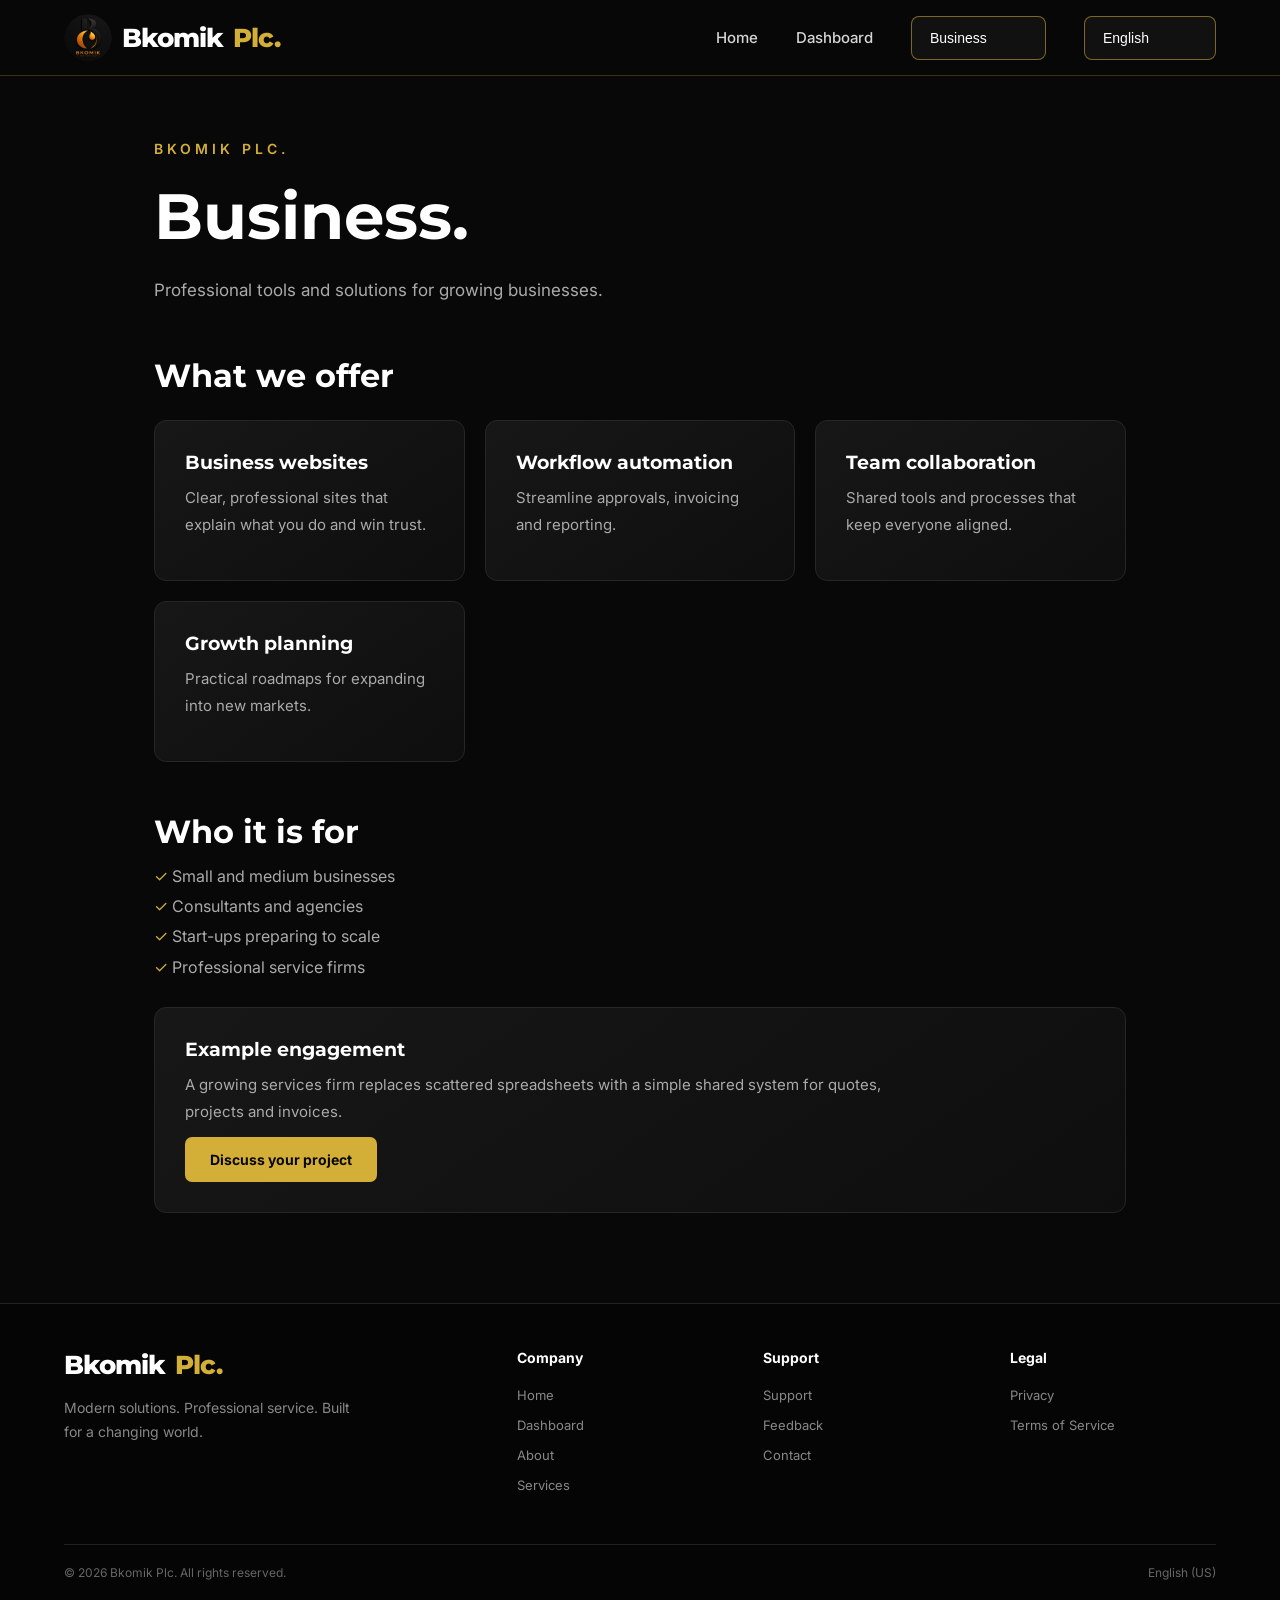
<file: business.html>
<!DOCTYPE html>
<html lang="en">
<head>
<meta charset="UTF-8">
<meta name="viewport" content="width=device-width, initial-scale=1.0">
<title>Business | Bkomik Plc.</title>
<meta name="description" content="Professional tools and solutions for growing businesses.">
<link rel="icon" type="image/png" href="[data-uri]">
<link rel="preconnect" href="https://fonts.googleapis.com">
<link rel="preconnect" href="https://fonts.gstatic.com" crossorigin>
<link href="https://fonts.googleapis.com/css2?family=Inter:wght@400;500;600;700&family=Montserrat:wght@500;600;700;800&display=swap" rel="stylesheet">
<style>
/* Fallback copy so the page still looks right where style.css cannot load. style.css (below) overrides it. */
/* =========================
           GENERAL
        ========================= */

        * {
            margin: 0;
            padding: 0;
            box-sizing: border-box;
        }

        html {
            scroll-behavior: smooth;
        }

        body {
            font-family: "Inter", sans-serif;
            background: #080808;
            color: #ffffff;
            min-height: 100vh;
        }

        a {
            text-decoration: none;
            color: inherit;
        }


        /* =========================
           NAVIGATION
        ========================= */

        .navbar {
            height: 76px;
            width: 100%;
            background: rgba(8, 8, 8, 0.95);
            border-bottom: 1px solid rgba(212, 175, 55, 0.25);

            display: flex;
            align-items: center;
            justify-content: space-between;

            padding: 0 5%;
            position: fixed;
            top: 0;
            left: 0;
            z-index: 1000;

            backdrop-filter: blur(12px);
        }

        /* Logo */

        .logo {
            display: inline-flex;
            align-items: center;
            gap: 10px;
            font-family: "Montserrat", sans-serif;
            font-size: 26px;
            font-weight: 800;
            letter-spacing: -1px;
        }

        .logo-image {
            width: 48px;
            height: 48px;
            object-fit: contain;
            display: block;
            border-radius: 50%;
        }

        .logo span {
            color: #d4af37;
        }


        /* Navigation links */

        .nav-links {
            display: flex;
            align-items: center;
            gap: 38px;
        }

        .nav-links a {
            position: relative;

            font-size: 15px;
            font-weight: 500;
            color: #d5d5d5;

            transition: 0.3s ease;
        }

        .nav-links a:hover {
            color: #d4af37;
        }

        .nav-links a::after {
            content: "";

            position: absolute;
            left: 0;
            bottom: -8px;

            width: 0;
            height: 2px;

            background: #d4af37;

            transition: 0.3s ease;
        }

        .nav-links a:hover::after {
            width: 100%;
        }


        /* Industry dropdown */

        .industry {
            position: relative;
        }

        .industry select {
            appearance: none;

            background: #111111;
            color: #ffffff;

            border: 1px solid rgba(212, 175, 55, 0.55);
            border-radius: 8px;

            padding: 13px 42px 13px 18px;

            font-size: 14px;
            font-weight: 500;

            cursor: pointer;
            outline: none;

            transition: 0.3s ease;
        }

        .industry select:hover {
            border-color: #d4af37;
            box-shadow: 0 0 18px rgba(212, 175, 55, 0.12);
        }


        /* =========================
           HERO
        ========================= */

        .hero {
            min-height: 720px;

            display: flex;
            align-items: center;

            position: relative;
            overflow: hidden;

            background:
                linear-gradient(
                    90deg,
                    rgba(0, 0, 0, 0.90) 0%,
                    rgba(0, 0, 0, 0.65) 38%,
                    rgba(0, 0, 0, 0.25) 75%,
                    rgba(0, 0, 0, 0.70) 100%
                ),
                url("car.jpg");

            background-size: cover;
            background-position: center;
        }


        /* Dark bottom fade */

        .hero::after {
            content: "";

            position: absolute;
            bottom: 0;
            left: 0;

            width: 100%;
            height: 180px;

            background: linear-gradient(
                transparent,
                #080808
            );

            pointer-events: none;
        }


        /* Hero content */

        .hero-content {
            width: 90%;
            max-width: 1200px;

            margin: 0 auto;

            padding-top: 70px;

            position: relative;
            z-index: 2;
        }

        .small-title {
            color: #d4af37;

            font-size: 14px;
            font-weight: 600;

            letter-spacing: 4px;
            text-transform: uppercase;

            margin-bottom: 20px;
        }

        .hero h1 {
            font-family: "Montserrat", sans-serif;

            font-size: clamp(45px, 6vw, 78px);

            line-height: 1.05;

            max-width: 750px;

            font-weight: 800;

            letter-spacing: -2px;

            margin-bottom: 25px;
        }

        .hero h1 span {
            color: #d4af37;
        }

        .hero p {
            max-width: 570px;

            color: #c8c8c8;

            font-size: 18px;
            line-height: 1.7;

            margin-bottom: 35px;
        }


        /* Buttons */

        .buttons {
            display: flex;
            gap: 15px;
            flex-wrap: wrap;
        }

        .btn {
            display: inline-flex;
            align-items: center;
            justify-content: center;

            min-width: 160px;

            padding: 14px 25px;

            border-radius: 7px;

            font-size: 14px;
            font-weight: 700;

            transition: 0.3s ease;
        }

        .btn-primary {
            background: #d4af37;
            color: #080808;
        }

        .btn-primary:hover {
            background: #f0cf59;

            transform: translateY(-3px);

            box-shadow:
                0 10px 30px rgba(212, 175, 55, 0.22);
        }

        .btn-secondary {
            border: 1px solid #666;
            color: #ffffff;
            background: rgba(0, 0, 0, 0.25);
        }

        .btn-secondary:hover {
            border-color: #d4af37;
            color: #d4af37;

            transform: translateY(-3px);
        }


        /* =========================
           SERVICES
        ========================= */

        .services {
            position: relative;

            padding: 80px 5% 100px;

            background: #080808;
        }

        .section-heading {
            text-align: center;

            max-width: 650px;

            margin: 0 auto 50px;
        }

        .section-heading .label {
            color: #d4af37;

            font-size: 12px;
            font-weight: 700;

            letter-spacing: 3px;
            text-transform: uppercase;

            margin-bottom: 12px;
        }

        .section-heading h2 {
            font-family: "Montserrat", sans-serif;

            font-size: 36px;

            margin-bottom: 15px;
        }

        .section-heading p {
            color: #999;
            line-height: 1.7;
        }


        /* Cards */

        .cards {
            max-width: 1200px;

            margin: auto;

            display: grid;

            grid-template-columns:
                repeat(3, 1fr);

            gap: 20px;
        }

        .card {
            background:
                linear-gradient(
                    145deg,
                    #171717,
                    #0e0e0e
                );

            border: 1px solid #262626;

            border-radius: 12px;

            padding: 30px 25px;

            min-height: 190px;

            transition: 0.35s ease;

            position: relative;
            overflow: hidden;
        }

        .card::before {
            content: "";

            position: absolute;

            left: 0;
            top: 0;

            width: 100%;
            height: 2px;

            background: #d4af37;

            transform: scaleX(0);

            transform-origin: left;

            transition: 0.35s ease;
        }

        .card:hover {
            transform: translateY(-8px);

            border-color: rgba(212, 175, 55, 0.5);

            box-shadow:
                0 15px 40px rgba(0, 0, 0, 0.5);
        }

        .card:hover::before {
            transform: scaleX(1);
        }

        .card-icon {
            font-size: 30px;
            margin-bottom: 20px;
        }

        .card h3 {
            font-family: "Montserrat", sans-serif;

            font-size: 18px;

            margin-bottom: 10px;
        }

        .card p {
            color: #999;

            font-size: 14px;

            line-height: 1.6;
        }


        /* =========================
           FOOTER
        ========================= */

        footer {
            background: #050505;

            border-top: 1px solid #222;

            padding: 45px 5% 25px;
        }

        .footer-content {
            max-width: 1200px;

            margin: auto;

            display: grid;

            grid-template-columns:
                2fr 1fr 1fr 1fr;

            gap: 40px;
        }

        .footer-brand p {
            color: #888;

            max-width: 300px;

            margin-top: 15px;

            line-height: 1.7;

            font-size: 14px;
        }

        footer h4 {
            font-size: 14px;

            margin-bottom: 18px;

            color: #ffffff;
        }

        footer ul {
            list-style: none;
        }

        footer li {
            margin-bottom: 10px;
        }

        footer li a {
            color: #888;

            font-size: 13px;

            transition: 0.3s;
        }

        footer li a:hover {
            color: #d4af37;
        }

        .copyright {
            max-width: 1200px;

            margin: 40px auto 0;

            padding-top: 20px;

            border-top: 1px solid #222;

            display: flex;

            justify-content: space-between;

            gap: 20px;

            color: #666;

            font-size: 12px;
        }


        /* =========================
           MOBILE MENU BUTTON
        ========================= */

        .menu-btn {
            display: none;

            border: none;

            background: none;

            color: white;

            font-size: 27px;

            cursor: pointer;
        }


        /* =========================
           RESPONSIVE
        ========================= */

        @media (max-width: 900px) {

            .nav-links {
                gap: 18px;
            }

            .cards {
                grid-template-columns:
                    repeat(2, 1fr);
            }

            .footer-content {
                grid-template-columns:
                    repeat(2, 1fr);
            }
        }


        @media (max-width: 650px) {

            .navbar {
                height: 68px;
            }

            .logo {
                font-size: 22px;
            }

            .logo-image {
                width: 42px;
                height: 42px;
            }

            .menu-btn {
                display: block;
            }

            .nav-links {
                display: none;
            }

            .industry {
                display: none;
            }

            .hero {
                min-height: 650px;

                background-position:
                    65% center;
            }

            .hero-content {
                padding-top: 50px;
            }

            .hero h1 {
                font-size: 43px;
                letter-spacing: -1px;
            }

            .hero p {
                font-size: 16px;
            }

            .cards {
                grid-template-columns: 1fr;
            }

            .footer-content {
                grid-template-columns: 1fr;
            }

            .copyright {
                flex-direction: column;
            }
        }


/* ===== Inner pages (moved from inline styles) ===== */
.page{min-height:100vh;padding:140px 5% 90px;max-width:1100px;margin:auto}
.page h1{font-family:"Montserrat",sans-serif;font-size:clamp(40px,6vw,64px);margin-bottom:20px}
.page h1 span{color:#d4af37}
.page p{color:#aaa;max-width:700px;line-height:1.8;font-size:17px;margin-bottom:30px}
.page-card{background:linear-gradient(145deg,#171717,#0e0e0e);border:1px solid #262626;border-radius:12px;padding:30px;margin-top:25px}

/* ===== Cards as links ===== */
a.card{display:block;color:inherit}
a.card:focus-visible,.btn:focus-visible,.nav-links a:focus-visible{outline:2px solid #d4af37;outline-offset:4px}

/* ===== Mobile menu ===== */
@media (max-width: 650px){
  .navbar.open .nav-links{
    display:flex;flex-direction:column;align-items:flex-start;gap:22px;
    position:absolute;top:68px;left:0;right:0;
    background:rgba(8,8,8,.98);padding:26px 5% 32px;
    border-bottom:1px solid rgba(212,175,55,.25);
  }
  .navbar.open .industry{display:block;width:100%}
  .navbar.open .industry select{width:100%}
}
@media (max-width: 900px){ .cards{grid-template-columns:repeat(2,1fr)} }
@media (max-width: 650px){ .cards{grid-template-columns:1fr} }

/* ===== Page content blocks ===== */
.page h2{font-family:"Montserrat",sans-serif;font-size:clamp(24px,4vw,32px);margin:50px 0 6px}
.page h3{font-family:"Montserrat",sans-serif;font-size:19px;margin-bottom:10px;color:#fff}
.page .grid{display:grid;grid-template-columns:repeat(auto-fit,minmax(240px,1fr));gap:20px;margin-top:25px}
.page .grid .page-card{margin-top:0}
.page .grid .page-card p,.page-card p{font-size:15px;margin-bottom:12px}
.page ul.list{list-style:none;color:#aaa;line-height:1.9;margin:10px 0 25px;padding:0;font-size:16px}
.page ul.list li::before{content:"\2713\00a0";color:#d4af37}
.page ul.plain{list-style:none;padding:0;margin:0}
.page ul.plain li{display:flex;justify-content:space-between;gap:12px;flex-wrap:wrap;padding:12px 0;border-bottom:1px solid #262626;color:#ddd}
.page ul.plain li:last-child{border-bottom:none}
.page ul.plain span{color:#999}
.stat{font-family:"Montserrat",sans-serif;font-size:38px;font-weight:800;color:#d4af37}
.stat-label{color:#aaa;font-size:14px}
.page a.link{color:#d4af37;text-decoration:underline}
.page .note{font-size:14px;color:#888}
.chips{display:flex;flex-wrap:wrap;gap:12px;margin:20px 0 30px}
.chips a{border:1px solid rgba(212,175,55,.55);color:#fff;border-radius:999px;padding:10px 20px;font-size:15px}
.chips a:hover{background:#d4af37;color:#111}
.page details.page-card{cursor:pointer}
.page details summary{font-weight:600;color:#fff}
.page details p{margin:14px 0 0}
.form{display:grid;gap:18px}
.form label{display:grid;gap:8px;color:#ccc;font-size:14px}
.form input,.form select,.form textarea{background:#111;border:1px solid #333;border-radius:8px;color:#fff;padding:14px;font:inherit;font-size:16px;width:100%}
.form input:focus,.form select:focus,.form textarea:focus{outline:2px solid #d4af37;border-color:transparent}
.form button{justify-self:start;border:none;cursor:pointer}


.logo{direction:ltr;unicode-bidi:isolate}
</style>
<link rel="stylesheet" href="style.css">
<script>
document.addEventListener('DOMContentLoaded', function () {
  var nav = document.querySelector('.navbar');
  var btn = document.querySelector('.menu-btn');
  if (btn && nav) {
    btn.addEventListener('click', function () {
      var open = nav.classList.toggle('open');
      btn.setAttribute('aria-expanded', open);
      btn.textContent = open ? '\u2715' : '\u2630';
    });
  }
  var sel = document.querySelector('.industry select');
  if (sel) sel.addEventListener('change', function () { if (sel.value) location.href = sel.value; });
});

</script>
</head>
<body>
<header class="navbar">
<a href="index.html" class="logo" aria-label="Bkomik Plc. home"><img class="logo-image" src="[data-uri]" alt="" width="48" height="48">Bkomik <span>Plc.</span></a>
<nav class="nav-links" aria-label="Main">
<a href="index.html">Home</a>
<a href="dashboard.html">Dashboard</a>
<div class="industry"><select aria-label="Select industry"><option value="automotive.html">Automotive</option><option value="business.html" selected>Business</option><option value="technology.html">Technology</option><option value="real-estate.html">Real Estate</option><option value="finance.html">Finance</option><option value="education.html">Education</option></select></div>
<div class="industry lang"><select id="lang-select" aria-label="Language"><option value="en">English</option><option value="hi">हिन्दी (Hindi)</option><option value="zh">中文</option><option value="ja">日本語</option><option value="ar">العربية</option><option value="fr">Français</option><option value="es">Español</option><option value="de">Deutsch</option></select></div>
</nav>
<button class="menu-btn" aria-label="Toggle menu" aria-expanded="false">&#9776;</button>
</header>
<main class="page">
<div class="small-title">Bkomik Plc.</div>
<h1>Business.</h1>
<p>Professional tools and solutions for growing businesses.</p><h2>What we offer</h2><div class="grid"><div class="page-card"><h3>Business websites</h3><p>Clear, professional sites that explain what you do and win trust.</p></div><div class="page-card"><h3>Workflow automation</h3><p>Streamline approvals, invoicing and reporting.</p></div><div class="page-card"><h3>Team collaboration</h3><p>Shared tools and processes that keep everyone aligned.</p></div><div class="page-card"><h3>Growth planning</h3><p>Practical roadmaps for expanding into new markets.</p></div></div><h2>Who it is for</h2><ul class="list"><li>Small and medium businesses</li><li>Consultants and agencies</li><li>Start-ups preparing to scale</li><li>Professional service firms</li></ul><div class="page-card"><h3>Example engagement</h3><p>A growing services firm replaces scattered spreadsheets with a simple shared system for quotes, projects and invoices.</p><a href="contact.html" class="btn btn-primary">Discuss your project</a></div>
</main>
<footer>
<div class="footer-content">
<div class="footer-brand"><a href="index.html" class="logo">Bkomik <span>Plc.</span></a><p>Modern solutions. Professional service. Built for a changing world.</p></div>
<div><h4>Company</h4><ul><li><a href="index.html">Home</a></li><li><a href="dashboard.html">Dashboard</a></li><li><a href="about.html">About</a></li><li><a href="services.html">Services</a></li></ul></div>
<div><h4>Support</h4><ul><li><a href="support.html">Support</a></li><li><a href="feedback.html">Feedback</a></li><li><a href="contact.html">Contact</a></li></ul></div>
<div><h4>Legal</h4><ul><li><a href="privacy.html">Privacy</a></li><li><a href="terms.html">Terms of Service</a></li></ul></div>
</div>
<div class="copyright"><span>&copy; 2026 Bkomik Plc. All rights reserved.</span><span>English (US)</span></div>
</footer>
<script>
(function(){
var L=['en','hi','zh','ja','ar','fr','es','de'];
var T={
'Home':['होम','首页','ホーム','الرئيسية','Accueil','Inicio','Startseite'],
'Dashboard':['डैशबोर्ड','仪表盘','ダッシュボード','لوحة التحكم','Tableau de bord','Panel','Dashboard'],
'Select Industry':['उद्योग चुनें','选择行业','業界を選択','اختر القطاع','Choisir un secteur','Elegir sector','Branche wählen'],
'Automotive':['ऑटोमोटिव','汽车','自動車','السيارات','Automobile','Automoción','Automobil'],
'Business':['व्यापार','商业','ビジネス','الأعمال','Affaires','Negocios','Unternehmen'],
'Technology':['प्रौद्योगिकी','科技','テクノロジー','التكنولوجيا','Technologie','Tecnología','Technologie'],
'Real Estate':['रियल एस्टेट','房地产','不動産','العقارات','Immobilier','Bienes raíces','Immobilien'],
'Finance':['वित्त','金融','金融','المالية','Finance','Finanzas','Finanzen'],
'Education':['शिक्षा','教育','教育','التعليم','Éducation','Educación','Bildung'],
'About':['परिचय','关于我们','会社概要','من نحن','À propos','Acerca de','Über uns'],
'Services':['सेवाएँ','服务','サービス','الخدمات','Services','Servicios','Leistungen'],
'Support':['सहायता','支持','サポート','الدعم','Assistance','Soporte','Support'],
'Feedback':['प्रतिक्रिया','反馈','フィードバック','ملاحظات','Avis','Comentarios','Feedback'],
'Contact':['संपर्क','联系我们','お問い合わせ','اتصل بنا','Contact','Contacto','Kontakt'],
'Company':['कंपनी','公司','会社','الشركة','Entreprise','Empresa','Unternehmen'],
'Legal':['कानूनी','法律信息','法的情報','قانوني','Mentions légales','Legal','Rechtliches'],
'Privacy':['गोपनीयता','隐私','プライバシー','الخصوصية','Confidentialité','Privacidad','Datenschutz'],
'Terms of Service':['सेवा की शर्तें','服务条款','利用規約','شروط الخدمة',"Conditions d'utilisation",'Términos del servicio','Nutzungsbedingungen'],
'Welcome to Bkomik':['Bkomik में आपका स्वागत है','欢迎来到 Bkomik','Bkomikへようこそ','مرحبًا بكم في Bkomik','Bienvenue chez Bkomik','Bienvenido a Bkomik','Willkommen bei Bkomik'],
'Your Business.':['आपका व्यवसाय।','您的业务。','あなたのビジネス。','عملك.','Votre entreprise.','Su negocio.','Ihr Unternehmen.'],
'Your Future.':['आपका भविष्य।','您的未来。','あなたの未来。','مستقبلك.','Votre avenir.','Su futuro.','Ihre Zukunft.'],
'We provide modern solutions designed to help businesses, professionals and industries move forward with confidence.':['हम आधुनिक समाधान प्रदान करते हैं जो व्यवसायों, पेशेवरों और उद्योगों को आत्मविश्वास के साथ आगे बढ़ने में मदद करते हैं।','我们提供现代化的解决方案，帮助企业、专业人士和各行各业充满信心地向前迈进。','企業、専門家、そして業界全体が自信を持って前進できるよう、現代的なソリューションを提供します。','نقدّم حلولًا حديثة تساعد الشركات والمهنيين والقطاعات على التقدم بثقة.','Nous proposons des solutions modernes pour aider les entreprises, les professionnels et les secteurs à avancer en toute confiance.','Ofrecemos soluciones modernas para ayudar a empresas, profesionales e industrias a avanzar con confianza.','Wir bieten moderne Lösungen, die Unternehmen, Fachleuten und Branchen helfen, selbstbewusst voranzukommen.'],
'Explore Services':['सेवाएँ देखें','探索服务','サービスを見る','استكشف الخدمات','Découvrir nos services','Explorar servicios','Leistungen entdecken'],
'Learn More':['और जानें','了解更多','詳しく見る','اعرف المزيد','En savoir plus','Más información','Mehr erfahren'],
'Our Industries':['हमारे उद्योग','我们的行业','対応業界','قطاعاتنا','Nos secteurs','Nuestros sectores','Unsere Branchen'],
'Built for Modern Business':['आधुनिक व्यवसाय के लिए बनाया गया','为现代企业打造','現代のビジネスのために','مصمم للأعمال الحديثة',"Conçu pour l'entreprise moderne",'Creado para el negocio moderno','Gemacht für moderne Unternehmen'],
'Modern solutions. Professional service. Built for a changing world.':['आधुनिक समाधान। पेशेवर सेवा। बदलती दुनिया के लिए बनाया गया।','现代化的解决方案。专业的服务。为不断变化的世界而生。','現代的なソリューション。プロフェッショナルなサービス。変化する世界のために。','حلول حديثة. خدمة احترافية. صُمّم لعالم متغيّر.','Des solutions modernes. Un service professionnel. Conçu pour un monde en mutation.','Soluciones modernas. Servicio profesional. Creado para un mundo en cambio.','Moderne Lösungen. Professioneller Service. Gemacht für eine sich wandelnde Welt.'],
'© 2026 Bkomik Plc. All rights reserved.':['© 2026 Bkomik Plc. सर्वाधिकार सुरक्षित।','© 2026 Bkomik Plc. 版权所有。','© 2026 Bkomik Plc. 無断転載を禁じます。','© 2026 Bkomik Plc. جميع الحقوق محفوظة.','© 2026 Bkomik Plc. Tous droits réservés.','© 2026 Bkomik Plc. Todos los derechos reservados.','© 2026 Bkomik Plc. Alle Rechte vorbehalten.'],
'About Bkomik':['Bkomik के बारे में','关于 Bkomik','Bkomikについて','عن Bkomik','À propos de Bkomik','Acerca de Bkomik','Über Bkomik'],
'Our Services':['हमारी सेवाएँ','我们的服务','私たちのサービス','خدماتنا','Nos services','Nuestros servicios','Unsere Leistungen'],
'Your Dashboard':['आपका डैशबोर्ड','您的仪表盘','あなたのダッシュボード','لوحة التحكم الخاصة بك','Votre tableau de bord','Su panel','Ihr Dashboard'],
'Contact Us':['हमसे संपर्क करें','联系我们','お問い合わせ','اتصل بنا','Contactez-nous','Contáctenos','Kontaktieren Sie uns'],
'Your Feedback':['आपकी प्रतिक्रिया','您的反馈','ご意見','ملاحظاتك','Vos commentaires','Sus comentarios','Ihr Feedback'],
'Support Center':['सहायता केंद्र','支持中心','サポートセンター','مركز الدعم',"Centre d'assistance",'Centro de soporte','Support-Center'],
'Privacy Policy':['गोपनीयता नीति','隐私政策','プライバシーポリシー','سياسة الخصوصية','Politique de confidentialité','Política de privacidad','Datenschutzerklärung']
};
var orig=new WeakMap(), nodes=[], sel=document.getElementById('lang-select');
function skip(n){for(var p=n.parentNode;p;p=p.parentNode){if(p.nodeType===1&&(/^(SCRIPT|STYLE|NOSCRIPT|TEXTAREA)$/.test(p.tagName)||(p.classList&&p.classList.contains('lang'))))return true}return false}
function collect(){var w=document.createTreeWalker(document.body,NodeFilter.SHOW_TEXT,null,false),n;while((n=w.nextNode())){if(n.nodeValue.trim()&&!skip(n)){orig.set(n,n.nodeValue);nodes.push(n)}}}
function norm(s){return s.replace(/\s+/g,' ').trim()}
function tr(s,i){var t=norm(s),m=T[t],end='';if(!m&&/\.$/.test(t)){m=T[t.slice(0,-1)];end=(i===1||i===2)?'。':'.'}return m?m[i]+end:null}
function apply(code){
  var i=L.indexOf(code)-1;
  nodes.forEach(function(n){var o=orig.get(n);if(i<0){n.nodeValue=o;return}var r=tr(o,i);if(r){var lead=o.match(/^\s*/)[0],trail=o.match(/\s*$/)[0];n.nodeValue=lead+r+trail}else n.nodeValue=o});
  document.documentElement.lang=code;document.documentElement.dir=code==='ar'?'rtl':'ltr';
  if(sel)sel.value=code;
}
function init(){collect();var c='en';try{c=localStorage.getItem('bkomik-lang')||'en'}catch(e){}if(L.indexOf(c)<0)c='en';if(c!=='en')apply(c);else if(sel)sel.value='en';
  if(sel)sel.addEventListener('change',function(){var c=sel.value;try{localStorage.setItem('bkomik-lang',c)}catch(e){}apply(c)});}
if(document.readyState==='loading')document.addEventListener('DOMContentLoaded',init);else init();
})();

</script>
</body>
</html>
</file>
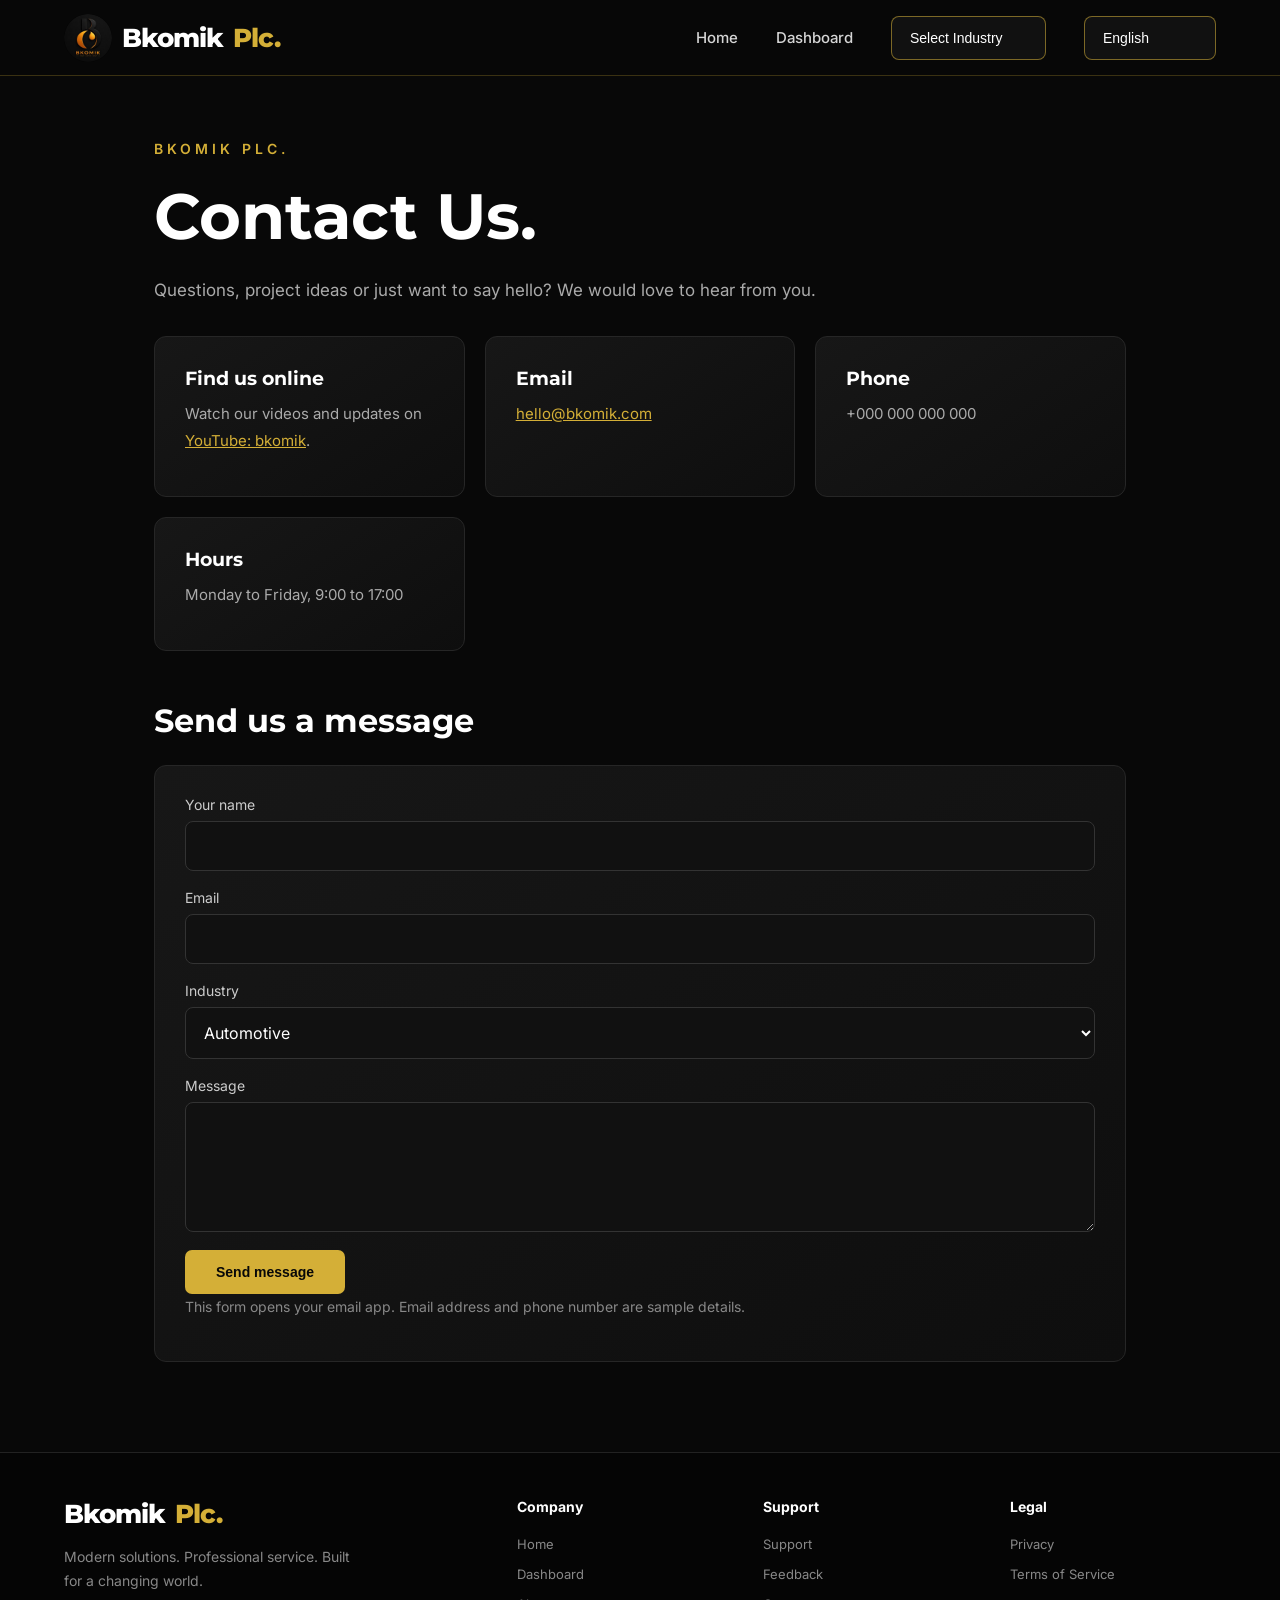
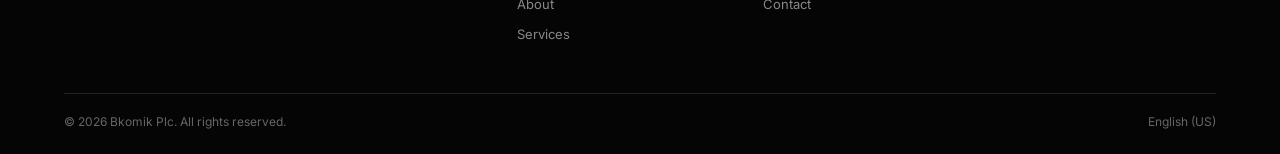
<file: contact.html>
<!DOCTYPE html>
<html lang="en">
<head>
<meta charset="UTF-8">
<meta name="viewport" content="width=device-width, initial-scale=1.0">
<title>Contact | Bkomik Plc.</title>
<meta name="description" content="Questions, project ideas or just want to say hello? We would love to hear from you.">
<link rel="icon" type="image/png" href="[data-uri]">
<link rel="preconnect" href="https://fonts.googleapis.com">
<link rel="preconnect" href="https://fonts.gstatic.com" crossorigin>
<link href="https://fonts.googleapis.com/css2?family=Inter:wght@400;500;600;700&family=Montserrat:wght@500;600;700;800&display=swap" rel="stylesheet">
<style>
/* Fallback copy so the page still looks right where style.css cannot load. style.css (below) overrides it. */
/* =========================
           GENERAL
        ========================= */

        * {
            margin: 0;
            padding: 0;
            box-sizing: border-box;
        }

        html {
            scroll-behavior: smooth;
        }

        body {
            font-family: "Inter", sans-serif;
            background: #080808;
            color: #ffffff;
            min-height: 100vh;
        }

        a {
            text-decoration: none;
            color: inherit;
        }


        /* =========================
           NAVIGATION
        ========================= */

        .navbar {
            height: 76px;
            width: 100%;
            background: rgba(8, 8, 8, 0.95);
            border-bottom: 1px solid rgba(212, 175, 55, 0.25);

            display: flex;
            align-items: center;
            justify-content: space-between;

            padding: 0 5%;
            position: fixed;
            top: 0;
            left: 0;
            z-index: 1000;

            backdrop-filter: blur(12px);
        }

        /* Logo */

        .logo {
            display: inline-flex;
            align-items: center;
            gap: 10px;
            font-family: "Montserrat", sans-serif;
            font-size: 26px;
            font-weight: 800;
            letter-spacing: -1px;
        }

        .logo-image {
            width: 48px;
            height: 48px;
            object-fit: contain;
            display: block;
            border-radius: 50%;
        }

        .logo span {
            color: #d4af37;
        }


        /* Navigation links */

        .nav-links {
            display: flex;
            align-items: center;
            gap: 38px;
        }

        .nav-links a {
            position: relative;

            font-size: 15px;
            font-weight: 500;
            color: #d5d5d5;

            transition: 0.3s ease;
        }

        .nav-links a:hover {
            color: #d4af37;
        }

        .nav-links a::after {
            content: "";

            position: absolute;
            left: 0;
            bottom: -8px;

            width: 0;
            height: 2px;

            background: #d4af37;

            transition: 0.3s ease;
        }

        .nav-links a:hover::after {
            width: 100%;
        }


        /* Industry dropdown */

        .industry {
            position: relative;
        }

        .industry select {
            appearance: none;

            background: #111111;
            color: #ffffff;

            border: 1px solid rgba(212, 175, 55, 0.55);
            border-radius: 8px;

            padding: 13px 42px 13px 18px;

            font-size: 14px;
            font-weight: 500;

            cursor: pointer;
            outline: none;

            transition: 0.3s ease;
        }

        .industry select:hover {
            border-color: #d4af37;
            box-shadow: 0 0 18px rgba(212, 175, 55, 0.12);
        }


        /* =========================
           HERO
        ========================= */

        .hero {
            min-height: 720px;

            display: flex;
            align-items: center;

            position: relative;
            overflow: hidden;

            background:
                linear-gradient(
                    90deg,
                    rgba(0, 0, 0, 0.90) 0%,
                    rgba(0, 0, 0, 0.65) 38%,
                    rgba(0, 0, 0, 0.25) 75%,
                    rgba(0, 0, 0, 0.70) 100%
                ),
                url("car.jpg");

            background-size: cover;
            background-position: center;
        }


        /* Dark bottom fade */

        .hero::after {
            content: "";

            position: absolute;
            bottom: 0;
            left: 0;

            width: 100%;
            height: 180px;

            background: linear-gradient(
                transparent,
                #080808
            );

            pointer-events: none;
        }


        /* Hero content */

        .hero-content {
            width: 90%;
            max-width: 1200px;

            margin: 0 auto;

            padding-top: 70px;

            position: relative;
            z-index: 2;
        }

        .small-title {
            color: #d4af37;

            font-size: 14px;
            font-weight: 600;

            letter-spacing: 4px;
            text-transform: uppercase;

            margin-bottom: 20px;
        }

        .hero h1 {
            font-family: "Montserrat", sans-serif;

            font-size: clamp(45px, 6vw, 78px);

            line-height: 1.05;

            max-width: 750px;

            font-weight: 800;

            letter-spacing: -2px;

            margin-bottom: 25px;
        }

        .hero h1 span {
            color: #d4af37;
        }

        .hero p {
            max-width: 570px;

            color: #c8c8c8;

            font-size: 18px;
            line-height: 1.7;

            margin-bottom: 35px;
        }


        /* Buttons */

        .buttons {
            display: flex;
            gap: 15px;
            flex-wrap: wrap;
        }

        .btn {
            display: inline-flex;
            align-items: center;
            justify-content: center;

            min-width: 160px;

            padding: 14px 25px;

            border-radius: 7px;

            font-size: 14px;
            font-weight: 700;

            transition: 0.3s ease;
        }

        .btn-primary {
            background: #d4af37;
            color: #080808;
        }

        .btn-primary:hover {
            background: #f0cf59;

            transform: translateY(-3px);

            box-shadow:
                0 10px 30px rgba(212, 175, 55, 0.22);
        }

        .btn-secondary {
            border: 1px solid #666;
            color: #ffffff;
            background: rgba(0, 0, 0, 0.25);
        }

        .btn-secondary:hover {
            border-color: #d4af37;
            color: #d4af37;

            transform: translateY(-3px);
        }


        /* =========================
           SERVICES
        ========================= */

        .services {
            position: relative;

            padding: 80px 5% 100px;

            background: #080808;
        }

        .section-heading {
            text-align: center;

            max-width: 650px;

            margin: 0 auto 50px;
        }

        .section-heading .label {
            color: #d4af37;

            font-size: 12px;
            font-weight: 700;

            letter-spacing: 3px;
            text-transform: uppercase;

            margin-bottom: 12px;
        }

        .section-heading h2 {
            font-family: "Montserrat", sans-serif;

            font-size: 36px;

            margin-bottom: 15px;
        }

        .section-heading p {
            color: #999;
            line-height: 1.7;
        }


        /* Cards */

        .cards {
            max-width: 1200px;

            margin: auto;

            display: grid;

            grid-template-columns:
                repeat(3, 1fr);

            gap: 20px;
        }

        .card {
            background:
                linear-gradient(
                    145deg,
                    #171717,
                    #0e0e0e
                );

            border: 1px solid #262626;

            border-radius: 12px;

            padding: 30px 25px;

            min-height: 190px;

            transition: 0.35s ease;

            position: relative;
            overflow: hidden;
        }

        .card::before {
            content: "";

            position: absolute;

            left: 0;
            top: 0;

            width: 100%;
            height: 2px;

            background: #d4af37;

            transform: scaleX(0);

            transform-origin: left;

            transition: 0.35s ease;
        }

        .card:hover {
            transform: translateY(-8px);

            border-color: rgba(212, 175, 55, 0.5);

            box-shadow:
                0 15px 40px rgba(0, 0, 0, 0.5);
        }

        .card:hover::before {
            transform: scaleX(1);
        }

        .card-icon {
            font-size: 30px;
            margin-bottom: 20px;
        }

        .card h3 {
            font-family: "Montserrat", sans-serif;

            font-size: 18px;

            margin-bottom: 10px;
        }

        .card p {
            color: #999;

            font-size: 14px;

            line-height: 1.6;
        }


        /* =========================
           FOOTER
        ========================= */

        footer {
            background: #050505;

            border-top: 1px solid #222;

            padding: 45px 5% 25px;
        }

        .footer-content {
            max-width: 1200px;

            margin: auto;

            display: grid;

            grid-template-columns:
                2fr 1fr 1fr 1fr;

            gap: 40px;
        }

        .footer-brand p {
            color: #888;

            max-width: 300px;

            margin-top: 15px;

            line-height: 1.7;

            font-size: 14px;
        }

        footer h4 {
            font-size: 14px;

            margin-bottom: 18px;

            color: #ffffff;
        }

        footer ul {
            list-style: none;
        }

        footer li {
            margin-bottom: 10px;
        }

        footer li a {
            color: #888;

            font-size: 13px;

            transition: 0.3s;
        }

        footer li a:hover {
            color: #d4af37;
        }

        .copyright {
            max-width: 1200px;

            margin: 40px auto 0;

            padding-top: 20px;

            border-top: 1px solid #222;

            display: flex;

            justify-content: space-between;

            gap: 20px;

            color: #666;

            font-size: 12px;
        }


        /* =========================
           MOBILE MENU BUTTON
        ========================= */

        .menu-btn {
            display: none;

            border: none;

            background: none;

            color: white;

            font-size: 27px;

            cursor: pointer;
        }


        /* =========================
           RESPONSIVE
        ========================= */

        @media (max-width: 900px) {

            .nav-links {
                gap: 18px;
            }

            .cards {
                grid-template-columns:
                    repeat(2, 1fr);
            }

            .footer-content {
                grid-template-columns:
                    repeat(2, 1fr);
            }
        }


        @media (max-width: 650px) {

            .navbar {
                height: 68px;
            }

            .logo {
                font-size: 22px;
            }

            .logo-image {
                width: 42px;
                height: 42px;
            }

            .menu-btn {
                display: block;
            }

            .nav-links {
                display: none;
            }

            .industry {
                display: none;
            }

            .hero {
                min-height: 650px;

                background-position:
                    65% center;
            }

            .hero-content {
                padding-top: 50px;
            }

            .hero h1 {
                font-size: 43px;
                letter-spacing: -1px;
            }

            .hero p {
                font-size: 16px;
            }

            .cards {
                grid-template-columns: 1fr;
            }

            .footer-content {
                grid-template-columns: 1fr;
            }

            .copyright {
                flex-direction: column;
            }
        }


/* ===== Inner pages (moved from inline styles) ===== */
.page{min-height:100vh;padding:140px 5% 90px;max-width:1100px;margin:auto}
.page h1{font-family:"Montserrat",sans-serif;font-size:clamp(40px,6vw,64px);margin-bottom:20px}
.page h1 span{color:#d4af37}
.page p{color:#aaa;max-width:700px;line-height:1.8;font-size:17px;margin-bottom:30px}
.page-card{background:linear-gradient(145deg,#171717,#0e0e0e);border:1px solid #262626;border-radius:12px;padding:30px;margin-top:25px}

/* ===== Cards as links ===== */
a.card{display:block;color:inherit}
a.card:focus-visible,.btn:focus-visible,.nav-links a:focus-visible{outline:2px solid #d4af37;outline-offset:4px}

/* ===== Mobile menu ===== */
@media (max-width: 650px){
  .navbar.open .nav-links{
    display:flex;flex-direction:column;align-items:flex-start;gap:22px;
    position:absolute;top:68px;left:0;right:0;
    background:rgba(8,8,8,.98);padding:26px 5% 32px;
    border-bottom:1px solid rgba(212,175,55,.25);
  }
  .navbar.open .industry{display:block;width:100%}
  .navbar.open .industry select{width:100%}
}
@media (max-width: 900px){ .cards{grid-template-columns:repeat(2,1fr)} }
@media (max-width: 650px){ .cards{grid-template-columns:1fr} }

/* ===== Page content blocks ===== */
.page h2{font-family:"Montserrat",sans-serif;font-size:clamp(24px,4vw,32px);margin:50px 0 6px}
.page h3{font-family:"Montserrat",sans-serif;font-size:19px;margin-bottom:10px;color:#fff}
.page .grid{display:grid;grid-template-columns:repeat(auto-fit,minmax(240px,1fr));gap:20px;margin-top:25px}
.page .grid .page-card{margin-top:0}
.page .grid .page-card p,.page-card p{font-size:15px;margin-bottom:12px}
.page ul.list{list-style:none;color:#aaa;line-height:1.9;margin:10px 0 25px;padding:0;font-size:16px}
.page ul.list li::before{content:"\2713\00a0";color:#d4af37}
.page ul.plain{list-style:none;padding:0;margin:0}
.page ul.plain li{display:flex;justify-content:space-between;gap:12px;flex-wrap:wrap;padding:12px 0;border-bottom:1px solid #262626;color:#ddd}
.page ul.plain li:last-child{border-bottom:none}
.page ul.plain span{color:#999}
.stat{font-family:"Montserrat",sans-serif;font-size:38px;font-weight:800;color:#d4af37}
.stat-label{color:#aaa;font-size:14px}
.page a.link{color:#d4af37;text-decoration:underline}
.page .note{font-size:14px;color:#888}
.chips{display:flex;flex-wrap:wrap;gap:12px;margin:20px 0 30px}
.chips a{border:1px solid rgba(212,175,55,.55);color:#fff;border-radius:999px;padding:10px 20px;font-size:15px}
.chips a:hover{background:#d4af37;color:#111}
.page details.page-card{cursor:pointer}
.page details summary{font-weight:600;color:#fff}
.page details p{margin:14px 0 0}
.form{display:grid;gap:18px}
.form label{display:grid;gap:8px;color:#ccc;font-size:14px}
.form input,.form select,.form textarea{background:#111;border:1px solid #333;border-radius:8px;color:#fff;padding:14px;font:inherit;font-size:16px;width:100%}
.form input:focus,.form select:focus,.form textarea:focus{outline:2px solid #d4af37;border-color:transparent}
.form button{justify-self:start;border:none;cursor:pointer}


.logo{direction:ltr;unicode-bidi:isolate}
</style>
<link rel="stylesheet" href="style.css">
<script>
document.addEventListener('DOMContentLoaded', function () {
  var nav = document.querySelector('.navbar');
  var btn = document.querySelector('.menu-btn');
  if (btn && nav) {
    btn.addEventListener('click', function () {
      var open = nav.classList.toggle('open');
      btn.setAttribute('aria-expanded', open);
      btn.textContent = open ? '\u2715' : '\u2630';
    });
  }
  var sel = document.querySelector('.industry select');
  if (sel) sel.addEventListener('change', function () { if (sel.value) location.href = sel.value; });
});

</script>
</head>
<body>
<header class="navbar">
<a href="index.html" class="logo" aria-label="Bkomik Plc. home"><img class="logo-image" src="[data-uri]" alt="" width="48" height="48">Bkomik <span>Plc.</span></a>
<nav class="nav-links" aria-label="Main">
<a href="index.html">Home</a>
<a href="dashboard.html">Dashboard</a>
<div class="industry"><select aria-label="Select industry"><option value="" selected disabled>Select Industry</option><option value="automotive.html">Automotive</option><option value="business.html">Business</option><option value="technology.html">Technology</option><option value="real-estate.html">Real Estate</option><option value="finance.html">Finance</option><option value="education.html">Education</option></select></div>
<div class="industry lang"><select id="lang-select" aria-label="Language"><option value="en">English</option><option value="hi">हिन्दी (Hindi)</option><option value="zh">中文</option><option value="ja">日本語</option><option value="ar">العربية</option><option value="fr">Français</option><option value="es">Español</option><option value="de">Deutsch</option></select></div>
</nav>
<button class="menu-btn" aria-label="Toggle menu" aria-expanded="false">&#9776;</button>
</header>
<main class="page">
<div class="small-title">Bkomik Plc.</div>
<h1>Contact Us.</h1>
<p>Questions, project ideas or just want to say hello? We would love to hear from you.</p><div class="grid"><div class="page-card"><h3>Find us online</h3><p>Watch our videos and updates on <a class="link" href="https://www.youtube.com/@bkomik" target="_blank" rel="noopener">YouTube: bkomik</a>.</p></div><div class="page-card"><h3>Email</h3><p><a class="link" href="mailto:hello@bkomik.com">hello@bkomik.com</a></p></div><div class="page-card"><h3>Phone</h3><p>+000 000 000 000</p></div><div class="page-card"><h3>Hours</h3><p>Monday to Friday, 9:00 to 17:00</p></div></div><h2>Send us a message</h2><div class="page-card"><form class="form" action="mailto:hello@bkomik.com" method="post" enctype="text/plain"><label>Your name<input type="text" name="name" required></label><label>Email<input type="email" name="email" required></label><label>Industry<select name="industry"><option>Automotive</option><option>Business</option><option>Technology</option><option>Real Estate</option><option>Finance</option><option>Education</option><option>Other</option></select></label><label>Message<textarea name="message" rows="5" required></textarea></label><button type="submit" class="btn btn-primary">Send message</button></form><p class="note">This form opens your email app. Email address and phone number are sample details.</p></div>
</main>
<footer>
<div class="footer-content">
<div class="footer-brand"><a href="index.html" class="logo">Bkomik <span>Plc.</span></a><p>Modern solutions. Professional service. Built for a changing world.</p></div>
<div><h4>Company</h4><ul><li><a href="index.html">Home</a></li><li><a href="dashboard.html">Dashboard</a></li><li><a href="about.html">About</a></li><li><a href="services.html">Services</a></li></ul></div>
<div><h4>Support</h4><ul><li><a href="support.html">Support</a></li><li><a href="feedback.html">Feedback</a></li><li><a href="contact.html">Contact</a></li></ul></div>
<div><h4>Legal</h4><ul><li><a href="privacy.html">Privacy</a></li><li><a href="terms.html">Terms of Service</a></li></ul></div>
</div>
<div class="copyright"><span>&copy; 2026 Bkomik Plc. All rights reserved.</span><span>English (US)</span></div>
</footer>
<script>
(function(){
var L=['en','hi','zh','ja','ar','fr','es','de'];
var T={
'Home':['होम','首页','ホーム','الرئيسية','Accueil','Inicio','Startseite'],
'Dashboard':['डैशबोर्ड','仪表盘','ダッシュボード','لوحة التحكم','Tableau de bord','Panel','Dashboard'],
'Select Industry':['उद्योग चुनें','选择行业','業界を選択','اختر القطاع','Choisir un secteur','Elegir sector','Branche wählen'],
'Automotive':['ऑटोमोटिव','汽车','自動車','السيارات','Automobile','Automoción','Automobil'],
'Business':['व्यापार','商业','ビジネス','الأعمال','Affaires','Negocios','Unternehmen'],
'Technology':['प्रौद्योगिकी','科技','テクノロジー','التكنولوجيا','Technologie','Tecnología','Technologie'],
'Real Estate':['रियल एस्टेट','房地产','不動産','العقارات','Immobilier','Bienes raíces','Immobilien'],
'Finance':['वित्त','金融','金融','المالية','Finance','Finanzas','Finanzen'],
'Education':['शिक्षा','教育','教育','التعليم','Éducation','Educación','Bildung'],
'About':['परिचय','关于我们','会社概要','من نحن','À propos','Acerca de','Über uns'],
'Services':['सेवाएँ','服务','サービス','الخدمات','Services','Servicios','Leistungen'],
'Support':['सहायता','支持','サポート','الدعم','Assistance','Soporte','Support'],
'Feedback':['प्रतिक्रिया','反馈','フィードバック','ملاحظات','Avis','Comentarios','Feedback'],
'Contact':['संपर्क','联系我们','お問い合わせ','اتصل بنا','Contact','Contacto','Kontakt'],
'Company':['कंपनी','公司','会社','الشركة','Entreprise','Empresa','Unternehmen'],
'Legal':['कानूनी','法律信息','法的情報','قانوني','Mentions légales','Legal','Rechtliches'],
'Privacy':['गोपनीयता','隐私','プライバシー','الخصوصية','Confidentialité','Privacidad','Datenschutz'],
'Terms of Service':['सेवा की शर्तें','服务条款','利用規約','شروط الخدمة',"Conditions d'utilisation",'Términos del servicio','Nutzungsbedingungen'],
'Welcome to Bkomik':['Bkomik में आपका स्वागत है','欢迎来到 Bkomik','Bkomikへようこそ','مرحبًا بكم في Bkomik','Bienvenue chez Bkomik','Bienvenido a Bkomik','Willkommen bei Bkomik'],
'Your Business.':['आपका व्यवसाय।','您的业务。','あなたのビジネス。','عملك.','Votre entreprise.','Su negocio.','Ihr Unternehmen.'],
'Your Future.':['आपका भविष्य।','您的未来。','あなたの未来。','مستقبلك.','Votre avenir.','Su futuro.','Ihre Zukunft.'],
'We provide modern solutions designed to help businesses, professionals and industries move forward with confidence.':['हम आधुनिक समाधान प्रदान करते हैं जो व्यवसायों, पेशेवरों और उद्योगों को आत्मविश्वास के साथ आगे बढ़ने में मदद करते हैं।','我们提供现代化的解决方案，帮助企业、专业人士和各行各业充满信心地向前迈进。','企業、専門家、そして業界全体が自信を持って前進できるよう、現代的なソリューションを提供します。','نقدّم حلولًا حديثة تساعد الشركات والمهنيين والقطاعات على التقدم بثقة.','Nous proposons des solutions modernes pour aider les entreprises, les professionnels et les secteurs à avancer en toute confiance.','Ofrecemos soluciones modernas para ayudar a empresas, profesionales e industrias a avanzar con confianza.','Wir bieten moderne Lösungen, die Unternehmen, Fachleuten und Branchen helfen, selbstbewusst voranzukommen.'],
'Explore Services':['सेवाएँ देखें','探索服务','サービスを見る','استكشف الخدمات','Découvrir nos services','Explorar servicios','Leistungen entdecken'],
'Learn More':['और जानें','了解更多','詳しく見る','اعرف المزيد','En savoir plus','Más información','Mehr erfahren'],
'Our Industries':['हमारे उद्योग','我们的行业','対応業界','قطاعاتنا','Nos secteurs','Nuestros sectores','Unsere Branchen'],
'Built for Modern Business':['आधुनिक व्यवसाय के लिए बनाया गया','为现代企业打造','現代のビジネスのために','مصمم للأعمال الحديثة',"Conçu pour l'entreprise moderne",'Creado para el negocio moderno','Gemacht für moderne Unternehmen'],
'Modern solutions. Professional service. Built for a changing world.':['आधुनिक समाधान। पेशेवर सेवा। बदलती दुनिया के लिए बनाया गया।','现代化的解决方案。专业的服务。为不断变化的世界而生。','現代的なソリューション。プロフェッショナルなサービス。変化する世界のために。','حلول حديثة. خدمة احترافية. صُمّم لعالم متغيّر.','Des solutions modernes. Un service professionnel. Conçu pour un monde en mutation.','Soluciones modernas. Servicio profesional. Creado para un mundo en cambio.','Moderne Lösungen. Professioneller Service. Gemacht für eine sich wandelnde Welt.'],
'© 2026 Bkomik Plc. All rights reserved.':['© 2026 Bkomik Plc. सर्वाधिकार सुरक्षित।','© 2026 Bkomik Plc. 版权所有。','© 2026 Bkomik Plc. 無断転載を禁じます。','© 2026 Bkomik Plc. جميع الحقوق محفوظة.','© 2026 Bkomik Plc. Tous droits réservés.','© 2026 Bkomik Plc. Todos los derechos reservados.','© 2026 Bkomik Plc. Alle Rechte vorbehalten.'],
'About Bkomik':['Bkomik के बारे में','关于 Bkomik','Bkomikについて','عن Bkomik','À propos de Bkomik','Acerca de Bkomik','Über Bkomik'],
'Our Services':['हमारी सेवाएँ','我们的服务','私たちのサービス','خدماتنا','Nos services','Nuestros servicios','Unsere Leistungen'],
'Your Dashboard':['आपका डैशबोर्ड','您的仪表盘','あなたのダッシュボード','لوحة التحكم الخاصة بك','Votre tableau de bord','Su panel','Ihr Dashboard'],
'Contact Us':['हमसे संपर्क करें','联系我们','お問い合わせ','اتصل بنا','Contactez-nous','Contáctenos','Kontaktieren Sie uns'],
'Your Feedback':['आपकी प्रतिक्रिया','您的反馈','ご意見','ملاحظاتك','Vos commentaires','Sus comentarios','Ihr Feedback'],
'Support Center':['सहायता केंद्र','支持中心','サポートセンター','مركز الدعم',"Centre d'assistance",'Centro de soporte','Support-Center'],
'Privacy Policy':['गोपनीयता नीति','隐私政策','プライバシーポリシー','سياسة الخصوصية','Politique de confidentialité','Política de privacidad','Datenschutzerklärung']
};
var orig=new WeakMap(), nodes=[], sel=document.getElementById('lang-select');
function skip(n){for(var p=n.parentNode;p;p=p.parentNode){if(p.nodeType===1&&(/^(SCRIPT|STYLE|NOSCRIPT|TEXTAREA)$/.test(p.tagName)||(p.classList&&p.classList.contains('lang'))))return true}return false}
function collect(){var w=document.createTreeWalker(document.body,NodeFilter.SHOW_TEXT,null,false),n;while((n=w.nextNode())){if(n.nodeValue.trim()&&!skip(n)){orig.set(n,n.nodeValue);nodes.push(n)}}}
function norm(s){return s.replace(/\s+/g,' ').trim()}
function tr(s,i){var t=norm(s),m=T[t],end='';if(!m&&/\.$/.test(t)){m=T[t.slice(0,-1)];end=(i===1||i===2)?'。':'.'}return m?m[i]+end:null}
function apply(code){
  var i=L.indexOf(code)-1;
  nodes.forEach(function(n){var o=orig.get(n);if(i<0){n.nodeValue=o;return}var r=tr(o,i);if(r){var lead=o.match(/^\s*/)[0],trail=o.match(/\s*$/)[0];n.nodeValue=lead+r+trail}else n.nodeValue=o});
  document.documentElement.lang=code;document.documentElement.dir=code==='ar'?'rtl':'ltr';
  if(sel)sel.value=code;
}
function init(){collect();var c='en';try{c=localStorage.getItem('bkomik-lang')||'en'}catch(e){}if(L.indexOf(c)<0)c='en';if(c!=='en')apply(c);else if(sel)sel.value='en';
  if(sel)sel.addEventListener('change',function(){var c=sel.value;try{localStorage.setItem('bkomik-lang',c)}catch(e){}apply(c)});}
if(document.readyState==='loading')document.addEventListener('DOMContentLoaded',init);else init();
})();

</script>
</body>
</html>
</file>
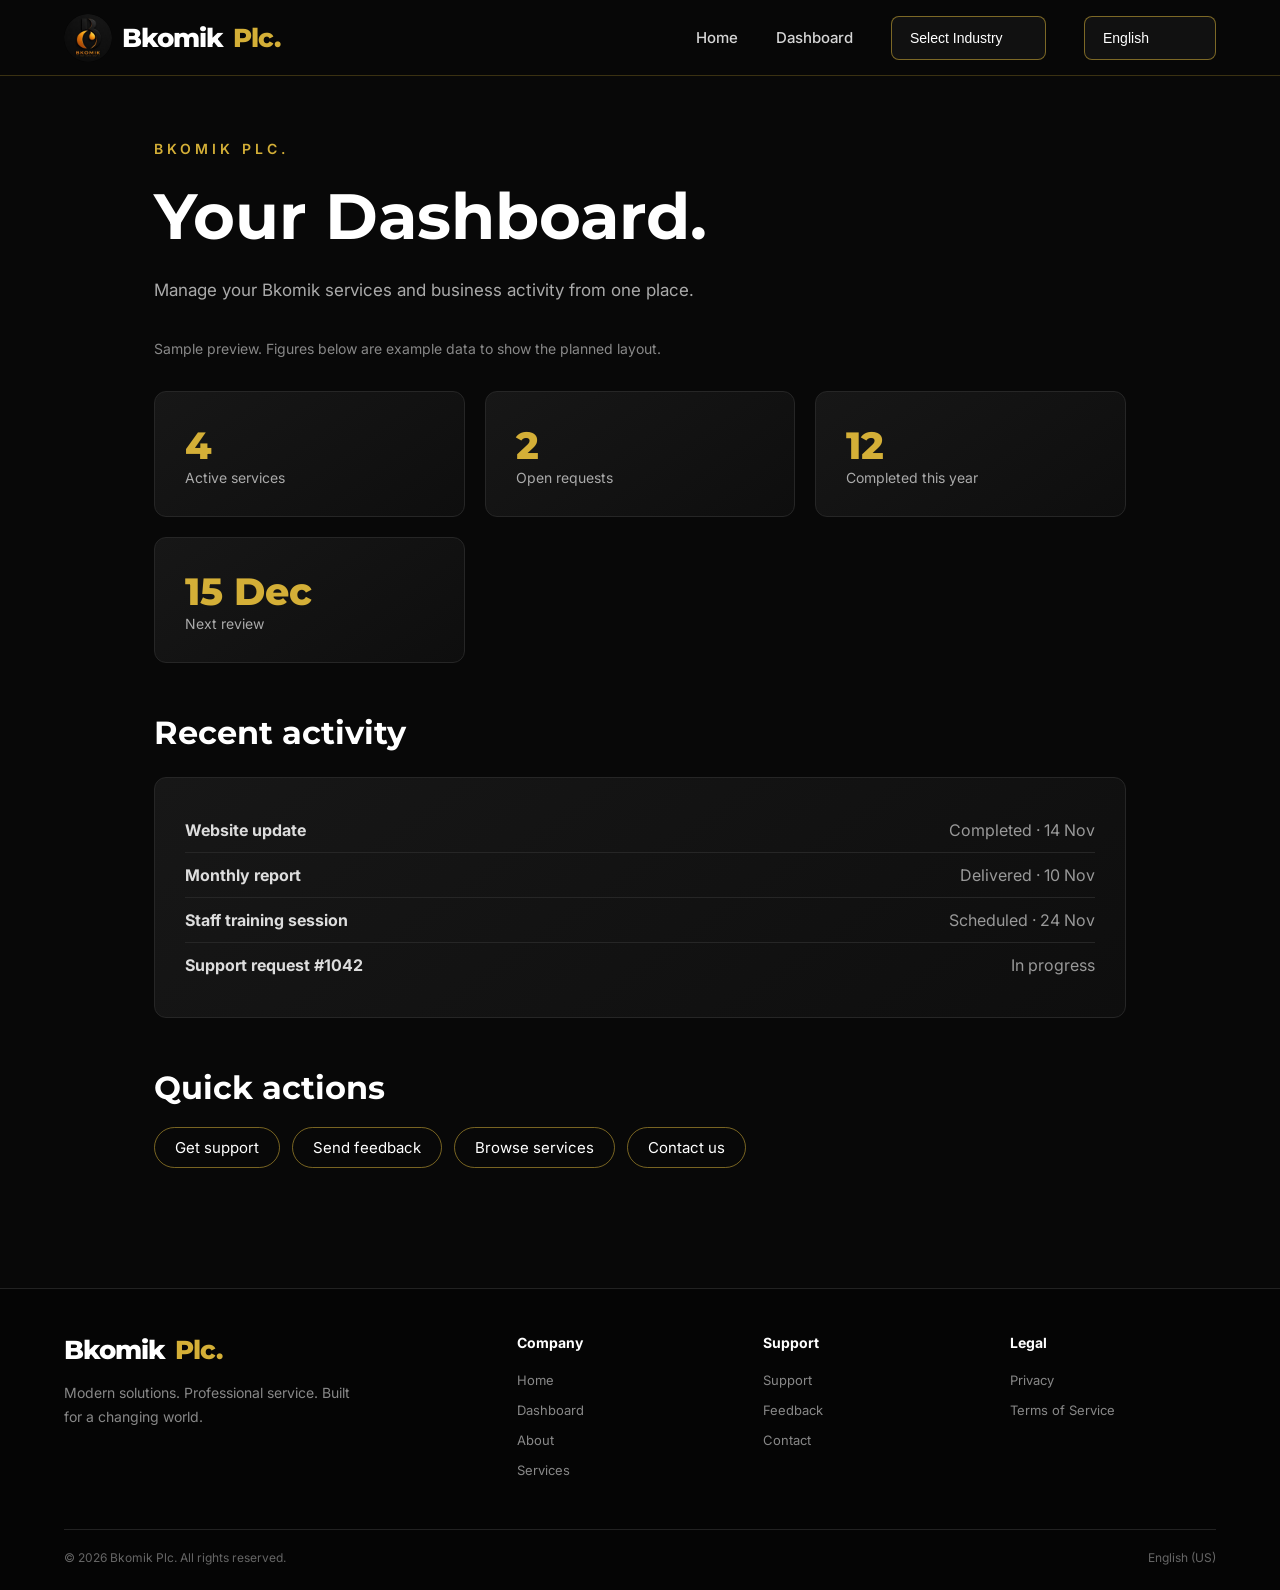
<file: dashboard.html>
<!DOCTYPE html>
<html lang="en">
<head>
<meta charset="UTF-8">
<meta name="viewport" content="width=device-width, initial-scale=1.0">
<title>Dashboard | Bkomik Plc.</title>
<meta name="description" content="Manage your Bkomik services and business activity from one place.">
<link rel="icon" type="image/png" href="[data-uri]">
<link rel="preconnect" href="https://fonts.googleapis.com">
<link rel="preconnect" href="https://fonts.gstatic.com" crossorigin>
<link href="https://fonts.googleapis.com/css2?family=Inter:wght@400;500;600;700&family=Montserrat:wght@500;600;700;800&display=swap" rel="stylesheet">
<style>
/* Fallback copy so the page still looks right where style.css cannot load. style.css (below) overrides it. */
/* =========================
           GENERAL
        ========================= */

        * {
            margin: 0;
            padding: 0;
            box-sizing: border-box;
        }

        html {
            scroll-behavior: smooth;
        }

        body {
            font-family: "Inter", sans-serif;
            background: #080808;
            color: #ffffff;
            min-height: 100vh;
        }

        a {
            text-decoration: none;
            color: inherit;
        }


        /* =========================
           NAVIGATION
        ========================= */

        .navbar {
            height: 76px;
            width: 100%;
            background: rgba(8, 8, 8, 0.95);
            border-bottom: 1px solid rgba(212, 175, 55, 0.25);

            display: flex;
            align-items: center;
            justify-content: space-between;

            padding: 0 5%;
            position: fixed;
            top: 0;
            left: 0;
            z-index: 1000;

            backdrop-filter: blur(12px);
        }

        /* Logo */

        .logo {
            display: inline-flex;
            align-items: center;
            gap: 10px;
            font-family: "Montserrat", sans-serif;
            font-size: 26px;
            font-weight: 800;
            letter-spacing: -1px;
        }

        .logo-image {
            width: 48px;
            height: 48px;
            object-fit: contain;
            display: block;
            border-radius: 50%;
        }

        .logo span {
            color: #d4af37;
        }


        /* Navigation links */

        .nav-links {
            display: flex;
            align-items: center;
            gap: 38px;
        }

        .nav-links a {
            position: relative;

            font-size: 15px;
            font-weight: 500;
            color: #d5d5d5;

            transition: 0.3s ease;
        }

        .nav-links a:hover {
            color: #d4af37;
        }

        .nav-links a::after {
            content: "";

            position: absolute;
            left: 0;
            bottom: -8px;

            width: 0;
            height: 2px;

            background: #d4af37;

            transition: 0.3s ease;
        }

        .nav-links a:hover::after {
            width: 100%;
        }


        /* Industry dropdown */

        .industry {
            position: relative;
        }

        .industry select {
            appearance: none;

            background: #111111;
            color: #ffffff;

            border: 1px solid rgba(212, 175, 55, 0.55);
            border-radius: 8px;

            padding: 13px 42px 13px 18px;

            font-size: 14px;
            font-weight: 500;

            cursor: pointer;
            outline: none;

            transition: 0.3s ease;
        }

        .industry select:hover {
            border-color: #d4af37;
            box-shadow: 0 0 18px rgba(212, 175, 55, 0.12);
        }


        /* =========================
           HERO
        ========================= */

        .hero {
            min-height: 720px;

            display: flex;
            align-items: center;

            position: relative;
            overflow: hidden;

            background:
                linear-gradient(
                    90deg,
                    rgba(0, 0, 0, 0.90) 0%,
                    rgba(0, 0, 0, 0.65) 38%,
                    rgba(0, 0, 0, 0.25) 75%,
                    rgba(0, 0, 0, 0.70) 100%
                ),
                url("car.jpg");

            background-size: cover;
            background-position: center;
        }


        /* Dark bottom fade */

        .hero::after {
            content: "";

            position: absolute;
            bottom: 0;
            left: 0;

            width: 100%;
            height: 180px;

            background: linear-gradient(
                transparent,
                #080808
            );

            pointer-events: none;
        }


        /* Hero content */

        .hero-content {
            width: 90%;
            max-width: 1200px;

            margin: 0 auto;

            padding-top: 70px;

            position: relative;
            z-index: 2;
        }

        .small-title {
            color: #d4af37;

            font-size: 14px;
            font-weight: 600;

            letter-spacing: 4px;
            text-transform: uppercase;

            margin-bottom: 20px;
        }

        .hero h1 {
            font-family: "Montserrat", sans-serif;

            font-size: clamp(45px, 6vw, 78px);

            line-height: 1.05;

            max-width: 750px;

            font-weight: 800;

            letter-spacing: -2px;

            margin-bottom: 25px;
        }

        .hero h1 span {
            color: #d4af37;
        }

        .hero p {
            max-width: 570px;

            color: #c8c8c8;

            font-size: 18px;
            line-height: 1.7;

            margin-bottom: 35px;
        }


        /* Buttons */

        .buttons {
            display: flex;
            gap: 15px;
            flex-wrap: wrap;
        }

        .btn {
            display: inline-flex;
            align-items: center;
            justify-content: center;

            min-width: 160px;

            padding: 14px 25px;

            border-radius: 7px;

            font-size: 14px;
            font-weight: 700;

            transition: 0.3s ease;
        }

        .btn-primary {
            background: #d4af37;
            color: #080808;
        }

        .btn-primary:hover {
            background: #f0cf59;

            transform: translateY(-3px);

            box-shadow:
                0 10px 30px rgba(212, 175, 55, 0.22);
        }

        .btn-secondary {
            border: 1px solid #666;
            color: #ffffff;
            background: rgba(0, 0, 0, 0.25);
        }

        .btn-secondary:hover {
            border-color: #d4af37;
            color: #d4af37;

            transform: translateY(-3px);
        }


        /* =========================
           SERVICES
        ========================= */

        .services {
            position: relative;

            padding: 80px 5% 100px;

            background: #080808;
        }

        .section-heading {
            text-align: center;

            max-width: 650px;

            margin: 0 auto 50px;
        }

        .section-heading .label {
            color: #d4af37;

            font-size: 12px;
            font-weight: 700;

            letter-spacing: 3px;
            text-transform: uppercase;

            margin-bottom: 12px;
        }

        .section-heading h2 {
            font-family: "Montserrat", sans-serif;

            font-size: 36px;

            margin-bottom: 15px;
        }

        .section-heading p {
            color: #999;
            line-height: 1.7;
        }


        /* Cards */

        .cards {
            max-width: 1200px;

            margin: auto;

            display: grid;

            grid-template-columns:
                repeat(3, 1fr);

            gap: 20px;
        }

        .card {
            background:
                linear-gradient(
                    145deg,
                    #171717,
                    #0e0e0e
                );

            border: 1px solid #262626;

            border-radius: 12px;

            padding: 30px 25px;

            min-height: 190px;

            transition: 0.35s ease;

            position: relative;
            overflow: hidden;
        }

        .card::before {
            content: "";

            position: absolute;

            left: 0;
            top: 0;

            width: 100%;
            height: 2px;

            background: #d4af37;

            transform: scaleX(0);

            transform-origin: left;

            transition: 0.35s ease;
        }

        .card:hover {
            transform: translateY(-8px);

            border-color: rgba(212, 175, 55, 0.5);

            box-shadow:
                0 15px 40px rgba(0, 0, 0, 0.5);
        }

        .card:hover::before {
            transform: scaleX(1);
        }

        .card-icon {
            font-size: 30px;
            margin-bottom: 20px;
        }

        .card h3 {
            font-family: "Montserrat", sans-serif;

            font-size: 18px;

            margin-bottom: 10px;
        }

        .card p {
            color: #999;

            font-size: 14px;

            line-height: 1.6;
        }


        /* =========================
           FOOTER
        ========================= */

        footer {
            background: #050505;

            border-top: 1px solid #222;

            padding: 45px 5% 25px;
        }

        .footer-content {
            max-width: 1200px;

            margin: auto;

            display: grid;

            grid-template-columns:
                2fr 1fr 1fr 1fr;

            gap: 40px;
        }

        .footer-brand p {
            color: #888;

            max-width: 300px;

            margin-top: 15px;

            line-height: 1.7;

            font-size: 14px;
        }

        footer h4 {
            font-size: 14px;

            margin-bottom: 18px;

            color: #ffffff;
        }

        footer ul {
            list-style: none;
        }

        footer li {
            margin-bottom: 10px;
        }

        footer li a {
            color: #888;

            font-size: 13px;

            transition: 0.3s;
        }

        footer li a:hover {
            color: #d4af37;
        }

        .copyright {
            max-width: 1200px;

            margin: 40px auto 0;

            padding-top: 20px;

            border-top: 1px solid #222;

            display: flex;

            justify-content: space-between;

            gap: 20px;

            color: #666;

            font-size: 12px;
        }


        /* =========================
           MOBILE MENU BUTTON
        ========================= */

        .menu-btn {
            display: none;

            border: none;

            background: none;

            color: white;

            font-size: 27px;

            cursor: pointer;
        }


        /* =========================
           RESPONSIVE
        ========================= */

        @media (max-width: 900px) {

            .nav-links {
                gap: 18px;
            }

            .cards {
                grid-template-columns:
                    repeat(2, 1fr);
            }

            .footer-content {
                grid-template-columns:
                    repeat(2, 1fr);
            }
        }


        @media (max-width: 650px) {

            .navbar {
                height: 68px;
            }

            .logo {
                font-size: 22px;
            }

            .logo-image {
                width: 42px;
                height: 42px;
            }

            .menu-btn {
                display: block;
            }

            .nav-links {
                display: none;
            }

            .industry {
                display: none;
            }

            .hero {
                min-height: 650px;

                background-position:
                    65% center;
            }

            .hero-content {
                padding-top: 50px;
            }

            .hero h1 {
                font-size: 43px;
                letter-spacing: -1px;
            }

            .hero p {
                font-size: 16px;
            }

            .cards {
                grid-template-columns: 1fr;
            }

            .footer-content {
                grid-template-columns: 1fr;
            }

            .copyright {
                flex-direction: column;
            }
        }


/* ===== Inner pages (moved from inline styles) ===== */
.page{min-height:100vh;padding:140px 5% 90px;max-width:1100px;margin:auto}
.page h1{font-family:"Montserrat",sans-serif;font-size:clamp(40px,6vw,64px);margin-bottom:20px}
.page h1 span{color:#d4af37}
.page p{color:#aaa;max-width:700px;line-height:1.8;font-size:17px;margin-bottom:30px}
.page-card{background:linear-gradient(145deg,#171717,#0e0e0e);border:1px solid #262626;border-radius:12px;padding:30px;margin-top:25px}

/* ===== Cards as links ===== */
a.card{display:block;color:inherit}
a.card:focus-visible,.btn:focus-visible,.nav-links a:focus-visible{outline:2px solid #d4af37;outline-offset:4px}

/* ===== Mobile menu ===== */
@media (max-width: 650px){
  .navbar.open .nav-links{
    display:flex;flex-direction:column;align-items:flex-start;gap:22px;
    position:absolute;top:68px;left:0;right:0;
    background:rgba(8,8,8,.98);padding:26px 5% 32px;
    border-bottom:1px solid rgba(212,175,55,.25);
  }
  .navbar.open .industry{display:block;width:100%}
  .navbar.open .industry select{width:100%}
}
@media (max-width: 900px){ .cards{grid-template-columns:repeat(2,1fr)} }
@media (max-width: 650px){ .cards{grid-template-columns:1fr} }

/* ===== Page content blocks ===== */
.page h2{font-family:"Montserrat",sans-serif;font-size:clamp(24px,4vw,32px);margin:50px 0 6px}
.page h3{font-family:"Montserrat",sans-serif;font-size:19px;margin-bottom:10px;color:#fff}
.page .grid{display:grid;grid-template-columns:repeat(auto-fit,minmax(240px,1fr));gap:20px;margin-top:25px}
.page .grid .page-card{margin-top:0}
.page .grid .page-card p,.page-card p{font-size:15px;margin-bottom:12px}
.page ul.list{list-style:none;color:#aaa;line-height:1.9;margin:10px 0 25px;padding:0;font-size:16px}
.page ul.list li::before{content:"\2713\00a0";color:#d4af37}
.page ul.plain{list-style:none;padding:0;margin:0}
.page ul.plain li{display:flex;justify-content:space-between;gap:12px;flex-wrap:wrap;padding:12px 0;border-bottom:1px solid #262626;color:#ddd}
.page ul.plain li:last-child{border-bottom:none}
.page ul.plain span{color:#999}
.stat{font-family:"Montserrat",sans-serif;font-size:38px;font-weight:800;color:#d4af37}
.stat-label{color:#aaa;font-size:14px}
.page a.link{color:#d4af37;text-decoration:underline}
.page .note{font-size:14px;color:#888}
.chips{display:flex;flex-wrap:wrap;gap:12px;margin:20px 0 30px}
.chips a{border:1px solid rgba(212,175,55,.55);color:#fff;border-radius:999px;padding:10px 20px;font-size:15px}
.chips a:hover{background:#d4af37;color:#111}
.page details.page-card{cursor:pointer}
.page details summary{font-weight:600;color:#fff}
.page details p{margin:14px 0 0}
.form{display:grid;gap:18px}
.form label{display:grid;gap:8px;color:#ccc;font-size:14px}
.form input,.form select,.form textarea{background:#111;border:1px solid #333;border-radius:8px;color:#fff;padding:14px;font:inherit;font-size:16px;width:100%}
.form input:focus,.form select:focus,.form textarea:focus{outline:2px solid #d4af37;border-color:transparent}
.form button{justify-self:start;border:none;cursor:pointer}


.logo{direction:ltr;unicode-bidi:isolate}
</style>
<link rel="stylesheet" href="style.css">
<script>
document.addEventListener('DOMContentLoaded', function () {
  var nav = document.querySelector('.navbar');
  var btn = document.querySelector('.menu-btn');
  if (btn && nav) {
    btn.addEventListener('click', function () {
      var open = nav.classList.toggle('open');
      btn.setAttribute('aria-expanded', open);
      btn.textContent = open ? '\u2715' : '\u2630';
    });
  }
  var sel = document.querySelector('.industry select');
  if (sel) sel.addEventListener('change', function () { if (sel.value) location.href = sel.value; });
});

</script>
</head>
<body>
<header class="navbar">
<a href="index.html" class="logo" aria-label="Bkomik Plc. home"><img class="logo-image" src="[data-uri]" alt="" width="48" height="48">Bkomik <span>Plc.</span></a>
<nav class="nav-links" aria-label="Main">
<a href="index.html">Home</a>
<a href="dashboard.html" aria-current="page">Dashboard</a>
<div class="industry"><select aria-label="Select industry"><option value="" selected disabled>Select Industry</option><option value="automotive.html">Automotive</option><option value="business.html">Business</option><option value="technology.html">Technology</option><option value="real-estate.html">Real Estate</option><option value="finance.html">Finance</option><option value="education.html">Education</option></select></div>
<div class="industry lang"><select id="lang-select" aria-label="Language"><option value="en">English</option><option value="hi">हिन्दी (Hindi)</option><option value="zh">中文</option><option value="ja">日本語</option><option value="ar">العربية</option><option value="fr">Français</option><option value="es">Español</option><option value="de">Deutsch</option></select></div>
</nav>
<button class="menu-btn" aria-label="Toggle menu" aria-expanded="false">&#9776;</button>
</header>
<main class="page">
<div class="small-title">Bkomik Plc.</div>
<h1>Your Dashboard.</h1>
<p>Manage your Bkomik services and business activity from one place.</p><p class="note">Sample preview. Figures below are example data to show the planned layout.</p><div class="grid stats"><div class="page-card"><div class="stat">4</div><div class="stat-label">Active services</div></div><div class="page-card"><div class="stat">2</div><div class="stat-label">Open requests</div></div><div class="page-card"><div class="stat">12</div><div class="stat-label">Completed this year</div></div><div class="page-card"><div class="stat">15 Dec</div><div class="stat-label">Next review</div></div></div><h2>Recent activity</h2><div class="page-card"><ul class="plain"><li><strong>Website update</strong> <span>Completed &middot; 14 Nov</span></li><li><strong>Monthly report</strong> <span>Delivered &middot; 10 Nov</span></li><li><strong>Staff training session</strong> <span>Scheduled &middot; 24 Nov</span></li><li><strong>Support request #1042</strong> <span>In progress</span></li></ul></div><h2>Quick actions</h2><div class="chips"><a href="support.html">Get support</a><a href="feedback.html">Send feedback</a><a href="services.html">Browse services</a><a href="contact.html">Contact us</a></div>
</main>
<footer>
<div class="footer-content">
<div class="footer-brand"><a href="index.html" class="logo">Bkomik <span>Plc.</span></a><p>Modern solutions. Professional service. Built for a changing world.</p></div>
<div><h4>Company</h4><ul><li><a href="index.html">Home</a></li><li><a href="dashboard.html">Dashboard</a></li><li><a href="about.html">About</a></li><li><a href="services.html">Services</a></li></ul></div>
<div><h4>Support</h4><ul><li><a href="support.html">Support</a></li><li><a href="feedback.html">Feedback</a></li><li><a href="contact.html">Contact</a></li></ul></div>
<div><h4>Legal</h4><ul><li><a href="privacy.html">Privacy</a></li><li><a href="terms.html">Terms of Service</a></li></ul></div>
</div>
<div class="copyright"><span>&copy; 2026 Bkomik Plc. All rights reserved.</span><span>English (US)</span></div>
</footer>
<script>
(function(){
var L=['en','hi','zh','ja','ar','fr','es','de'];
var T={
'Home':['होम','首页','ホーム','الرئيسية','Accueil','Inicio','Startseite'],
'Dashboard':['डैशबोर्ड','仪表盘','ダッシュボード','لوحة التحكم','Tableau de bord','Panel','Dashboard'],
'Select Industry':['उद्योग चुनें','选择行业','業界を選択','اختر القطاع','Choisir un secteur','Elegir sector','Branche wählen'],
'Automotive':['ऑटोमोटिव','汽车','自動車','السيارات','Automobile','Automoción','Automobil'],
'Business':['व्यापार','商业','ビジネス','الأعمال','Affaires','Negocios','Unternehmen'],
'Technology':['प्रौद्योगिकी','科技','テクノロジー','التكنولوجيا','Technologie','Tecnología','Technologie'],
'Real Estate':['रियल एस्टेट','房地产','不動産','العقارات','Immobilier','Bienes raíces','Immobilien'],
'Finance':['वित्त','金融','金融','المالية','Finance','Finanzas','Finanzen'],
'Education':['शिक्षा','教育','教育','التعليم','Éducation','Educación','Bildung'],
'About':['परिचय','关于我们','会社概要','من نحن','À propos','Acerca de','Über uns'],
'Services':['सेवाएँ','服务','サービス','الخدمات','Services','Servicios','Leistungen'],
'Support':['सहायता','支持','サポート','الدعم','Assistance','Soporte','Support'],
'Feedback':['प्रतिक्रिया','反馈','フィードバック','ملاحظات','Avis','Comentarios','Feedback'],
'Contact':['संपर्क','联系我们','お問い合わせ','اتصل بنا','Contact','Contacto','Kontakt'],
'Company':['कंपनी','公司','会社','الشركة','Entreprise','Empresa','Unternehmen'],
'Legal':['कानूनी','法律信息','法的情報','قانوني','Mentions légales','Legal','Rechtliches'],
'Privacy':['गोपनीयता','隐私','プライバシー','الخصوصية','Confidentialité','Privacidad','Datenschutz'],
'Terms of Service':['सेवा की शर्तें','服务条款','利用規約','شروط الخدمة',"Conditions d'utilisation",'Términos del servicio','Nutzungsbedingungen'],
'Welcome to Bkomik':['Bkomik में आपका स्वागत है','欢迎来到 Bkomik','Bkomikへようこそ','مرحبًا بكم في Bkomik','Bienvenue chez Bkomik','Bienvenido a Bkomik','Willkommen bei Bkomik'],
'Your Business.':['आपका व्यवसाय।','您的业务。','あなたのビジネス。','عملك.','Votre entreprise.','Su negocio.','Ihr Unternehmen.'],
'Your Future.':['आपका भविष्य।','您的未来。','あなたの未来。','مستقبلك.','Votre avenir.','Su futuro.','Ihre Zukunft.'],
'We provide modern solutions designed to help businesses, professionals and industries move forward with confidence.':['हम आधुनिक समाधान प्रदान करते हैं जो व्यवसायों, पेशेवरों और उद्योगों को आत्मविश्वास के साथ आगे बढ़ने में मदद करते हैं।','我们提供现代化的解决方案，帮助企业、专业人士和各行各业充满信心地向前迈进。','企業、専門家、そして業界全体が自信を持って前進できるよう、現代的なソリューションを提供します。','نقدّم حلولًا حديثة تساعد الشركات والمهنيين والقطاعات على التقدم بثقة.','Nous proposons des solutions modernes pour aider les entreprises, les professionnels et les secteurs à avancer en toute confiance.','Ofrecemos soluciones modernas para ayudar a empresas, profesionales e industrias a avanzar con confianza.','Wir bieten moderne Lösungen, die Unternehmen, Fachleuten und Branchen helfen, selbstbewusst voranzukommen.'],
'Explore Services':['सेवाएँ देखें','探索服务','サービスを見る','استكشف الخدمات','Découvrir nos services','Explorar servicios','Leistungen entdecken'],
'Learn More':['और जानें','了解更多','詳しく見る','اعرف المزيد','En savoir plus','Más información','Mehr erfahren'],
'Our Industries':['हमारे उद्योग','我们的行业','対応業界','قطاعاتنا','Nos secteurs','Nuestros sectores','Unsere Branchen'],
'Built for Modern Business':['आधुनिक व्यवसाय के लिए बनाया गया','为现代企业打造','現代のビジネスのために','مصمم للأعمال الحديثة',"Conçu pour l'entreprise moderne",'Creado para el negocio moderno','Gemacht für moderne Unternehmen'],
'Modern solutions. Professional service. Built for a changing world.':['आधुनिक समाधान। पेशेवर सेवा। बदलती दुनिया के लिए बनाया गया।','现代化的解决方案。专业的服务。为不断变化的世界而生。','現代的なソリューション。プロフェッショナルなサービス。変化する世界のために。','حلول حديثة. خدمة احترافية. صُمّم لعالم متغيّر.','Des solutions modernes. Un service professionnel. Conçu pour un monde en mutation.','Soluciones modernas. Servicio profesional. Creado para un mundo en cambio.','Moderne Lösungen. Professioneller Service. Gemacht für eine sich wandelnde Welt.'],
'© 2026 Bkomik Plc. All rights reserved.':['© 2026 Bkomik Plc. सर्वाधिकार सुरक्षित।','© 2026 Bkomik Plc. 版权所有。','© 2026 Bkomik Plc. 無断転載を禁じます。','© 2026 Bkomik Plc. جميع الحقوق محفوظة.','© 2026 Bkomik Plc. Tous droits réservés.','© 2026 Bkomik Plc. Todos los derechos reservados.','© 2026 Bkomik Plc. Alle Rechte vorbehalten.'],
'About Bkomik':['Bkomik के बारे में','关于 Bkomik','Bkomikについて','عن Bkomik','À propos de Bkomik','Acerca de Bkomik','Über Bkomik'],
'Our Services':['हमारी सेवाएँ','我们的服务','私たちのサービス','خدماتنا','Nos services','Nuestros servicios','Unsere Leistungen'],
'Your Dashboard':['आपका डैशबोर्ड','您的仪表盘','あなたのダッシュボード','لوحة التحكم الخاصة بك','Votre tableau de bord','Su panel','Ihr Dashboard'],
'Contact Us':['हमसे संपर्क करें','联系我们','お問い合わせ','اتصل بنا','Contactez-nous','Contáctenos','Kontaktieren Sie uns'],
'Your Feedback':['आपकी प्रतिक्रिया','您的反馈','ご意見','ملاحظاتك','Vos commentaires','Sus comentarios','Ihr Feedback'],
'Support Center':['सहायता केंद्र','支持中心','サポートセンター','مركز الدعم',"Centre d'assistance",'Centro de soporte','Support-Center'],
'Privacy Policy':['गोपनीयता नीति','隐私政策','プライバシーポリシー','سياسة الخصوصية','Politique de confidentialité','Política de privacidad','Datenschutzerklärung']
};
var orig=new WeakMap(), nodes=[], sel=document.getElementById('lang-select');
function skip(n){for(var p=n.parentNode;p;p=p.parentNode){if(p.nodeType===1&&(/^(SCRIPT|STYLE|NOSCRIPT|TEXTAREA)$/.test(p.tagName)||(p.classList&&p.classList.contains('lang'))))return true}return false}
function collect(){var w=document.createTreeWalker(document.body,NodeFilter.SHOW_TEXT,null,false),n;while((n=w.nextNode())){if(n.nodeValue.trim()&&!skip(n)){orig.set(n,n.nodeValue);nodes.push(n)}}}
function norm(s){return s.replace(/\s+/g,' ').trim()}
function tr(s,i){var t=norm(s),m=T[t],end='';if(!m&&/\.$/.test(t)){m=T[t.slice(0,-1)];end=(i===1||i===2)?'。':'.'}return m?m[i]+end:null}
function apply(code){
  var i=L.indexOf(code)-1;
  nodes.forEach(function(n){var o=orig.get(n);if(i<0){n.nodeValue=o;return}var r=tr(o,i);if(r){var lead=o.match(/^\s*/)[0],trail=o.match(/\s*$/)[0];n.nodeValue=lead+r+trail}else n.nodeValue=o});
  document.documentElement.lang=code;document.documentElement.dir=code==='ar'?'rtl':'ltr';
  if(sel)sel.value=code;
}
function init(){collect();var c='en';try{c=localStorage.getItem('bkomik-lang')||'en'}catch(e){}if(L.indexOf(c)<0)c='en';if(c!=='en')apply(c);else if(sel)sel.value='en';
  if(sel)sel.addEventListener('change',function(){var c=sel.value;try{localStorage.setItem('bkomik-lang',c)}catch(e){}apply(c)});}
if(document.readyState==='loading')document.addEventListener('DOMContentLoaded',init);else init();
})();

</script>
</body>
</html>
</file>
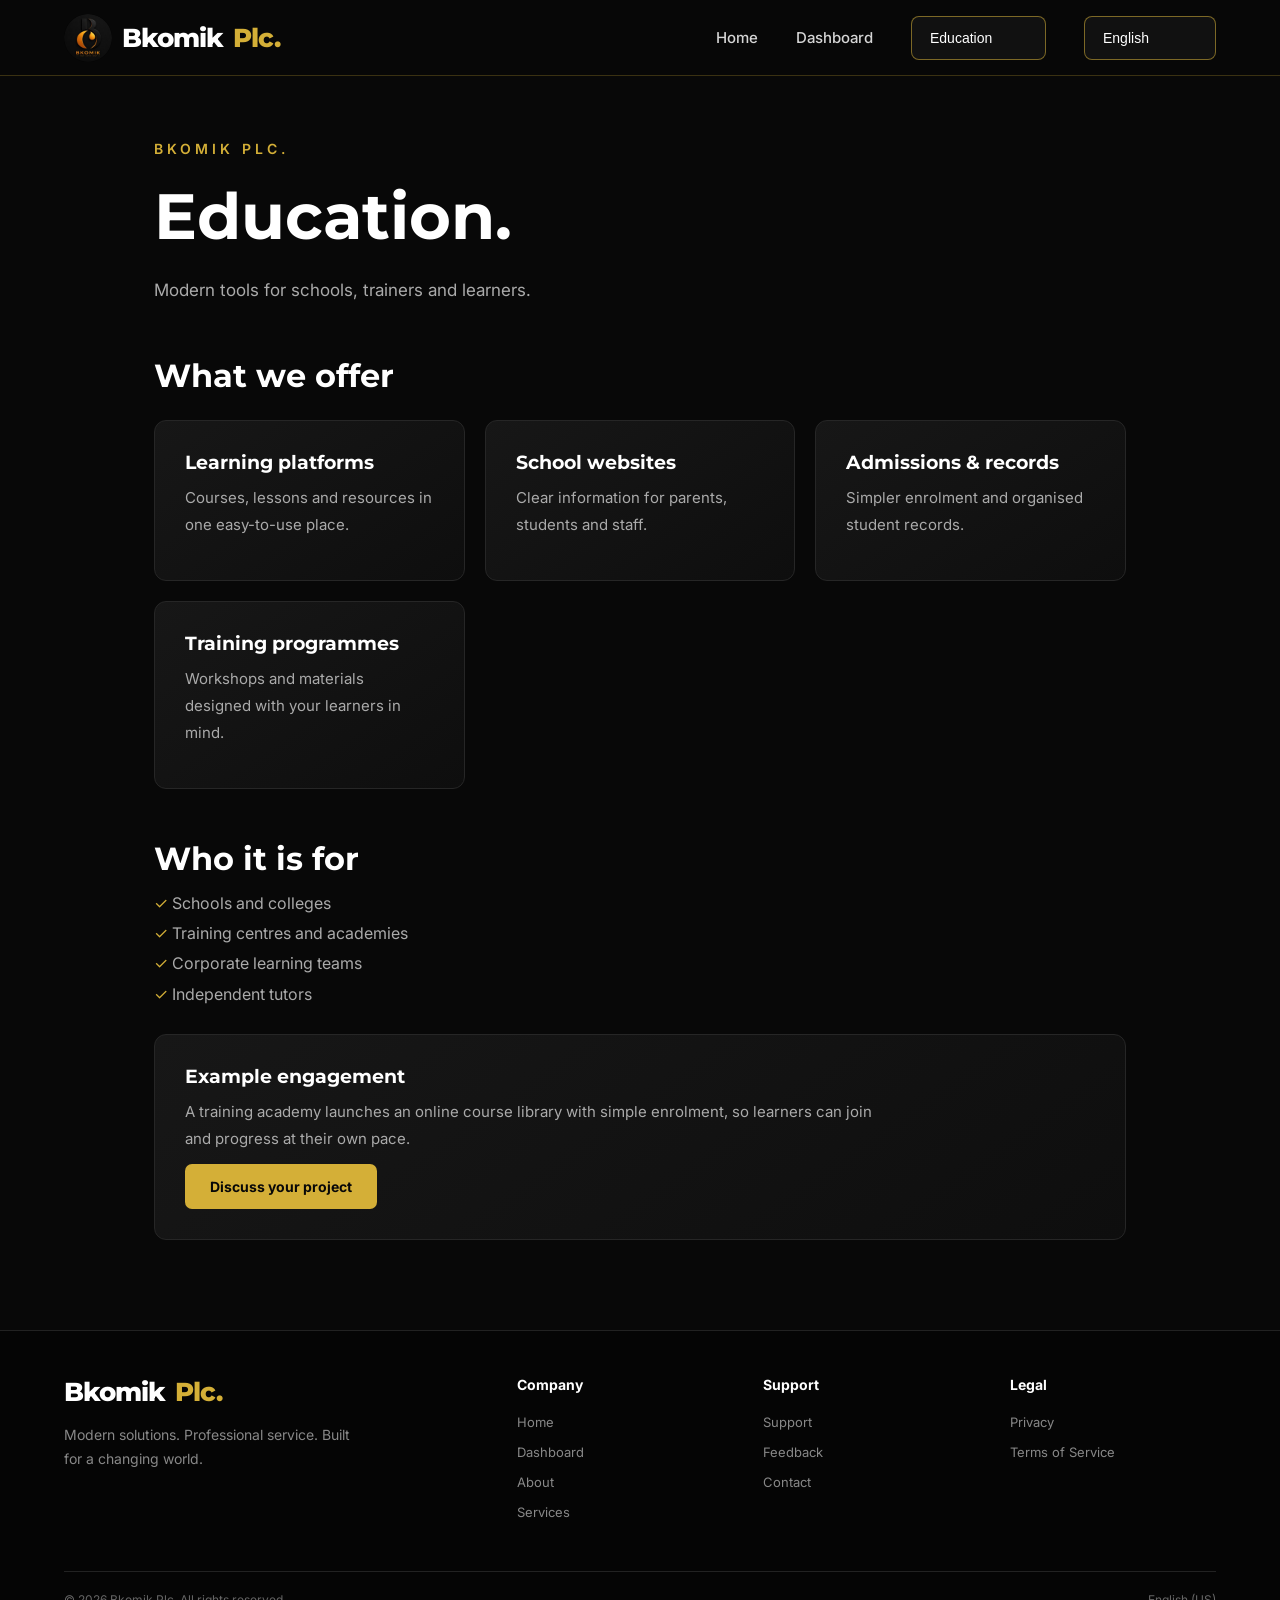
<file: education.html>
<!DOCTYPE html>
<html lang="en">
<head>
<meta charset="UTF-8">
<meta name="viewport" content="width=device-width, initial-scale=1.0">
<title>Education | Bkomik Plc.</title>
<meta name="description" content="Modern tools for schools, trainers and learners.">
<link rel="icon" type="image/png" href="[data-uri]">
<link rel="preconnect" href="https://fonts.googleapis.com">
<link rel="preconnect" href="https://fonts.gstatic.com" crossorigin>
<link href="https://fonts.googleapis.com/css2?family=Inter:wght@400;500;600;700&family=Montserrat:wght@500;600;700;800&display=swap" rel="stylesheet">
<style>
/* Fallback copy so the page still looks right where style.css cannot load. style.css (below) overrides it. */
/* =========================
           GENERAL
        ========================= */

        * {
            margin: 0;
            padding: 0;
            box-sizing: border-box;
        }

        html {
            scroll-behavior: smooth;
        }

        body {
            font-family: "Inter", sans-serif;
            background: #080808;
            color: #ffffff;
            min-height: 100vh;
        }

        a {
            text-decoration: none;
            color: inherit;
        }


        /* =========================
           NAVIGATION
        ========================= */

        .navbar {
            height: 76px;
            width: 100%;
            background: rgba(8, 8, 8, 0.95);
            border-bottom: 1px solid rgba(212, 175, 55, 0.25);

            display: flex;
            align-items: center;
            justify-content: space-between;

            padding: 0 5%;
            position: fixed;
            top: 0;
            left: 0;
            z-index: 1000;

            backdrop-filter: blur(12px);
        }

        /* Logo */

        .logo {
            display: inline-flex;
            align-items: center;
            gap: 10px;
            font-family: "Montserrat", sans-serif;
            font-size: 26px;
            font-weight: 800;
            letter-spacing: -1px;
        }

        .logo-image {
            width: 48px;
            height: 48px;
            object-fit: contain;
            display: block;
            border-radius: 50%;
        }

        .logo span {
            color: #d4af37;
        }


        /* Navigation links */

        .nav-links {
            display: flex;
            align-items: center;
            gap: 38px;
        }

        .nav-links a {
            position: relative;

            font-size: 15px;
            font-weight: 500;
            color: #d5d5d5;

            transition: 0.3s ease;
        }

        .nav-links a:hover {
            color: #d4af37;
        }

        .nav-links a::after {
            content: "";

            position: absolute;
            left: 0;
            bottom: -8px;

            width: 0;
            height: 2px;

            background: #d4af37;

            transition: 0.3s ease;
        }

        .nav-links a:hover::after {
            width: 100%;
        }


        /* Industry dropdown */

        .industry {
            position: relative;
        }

        .industry select {
            appearance: none;

            background: #111111;
            color: #ffffff;

            border: 1px solid rgba(212, 175, 55, 0.55);
            border-radius: 8px;

            padding: 13px 42px 13px 18px;

            font-size: 14px;
            font-weight: 500;

            cursor: pointer;
            outline: none;

            transition: 0.3s ease;
        }

        .industry select:hover {
            border-color: #d4af37;
            box-shadow: 0 0 18px rgba(212, 175, 55, 0.12);
        }


        /* =========================
           HERO
        ========================= */

        .hero {
            min-height: 720px;

            display: flex;
            align-items: center;

            position: relative;
            overflow: hidden;

            background:
                linear-gradient(
                    90deg,
                    rgba(0, 0, 0, 0.90) 0%,
                    rgba(0, 0, 0, 0.65) 38%,
                    rgba(0, 0, 0, 0.25) 75%,
                    rgba(0, 0, 0, 0.70) 100%
                ),
                url("car.jpg");

            background-size: cover;
            background-position: center;
        }


        /* Dark bottom fade */

        .hero::after {
            content: "";

            position: absolute;
            bottom: 0;
            left: 0;

            width: 100%;
            height: 180px;

            background: linear-gradient(
                transparent,
                #080808
            );

            pointer-events: none;
        }


        /* Hero content */

        .hero-content {
            width: 90%;
            max-width: 1200px;

            margin: 0 auto;

            padding-top: 70px;

            position: relative;
            z-index: 2;
        }

        .small-title {
            color: #d4af37;

            font-size: 14px;
            font-weight: 600;

            letter-spacing: 4px;
            text-transform: uppercase;

            margin-bottom: 20px;
        }

        .hero h1 {
            font-family: "Montserrat", sans-serif;

            font-size: clamp(45px, 6vw, 78px);

            line-height: 1.05;

            max-width: 750px;

            font-weight: 800;

            letter-spacing: -2px;

            margin-bottom: 25px;
        }

        .hero h1 span {
            color: #d4af37;
        }

        .hero p {
            max-width: 570px;

            color: #c8c8c8;

            font-size: 18px;
            line-height: 1.7;

            margin-bottom: 35px;
        }


        /* Buttons */

        .buttons {
            display: flex;
            gap: 15px;
            flex-wrap: wrap;
        }

        .btn {
            display: inline-flex;
            align-items: center;
            justify-content: center;

            min-width: 160px;

            padding: 14px 25px;

            border-radius: 7px;

            font-size: 14px;
            font-weight: 700;

            transition: 0.3s ease;
        }

        .btn-primary {
            background: #d4af37;
            color: #080808;
        }

        .btn-primary:hover {
            background: #f0cf59;

            transform: translateY(-3px);

            box-shadow:
                0 10px 30px rgba(212, 175, 55, 0.22);
        }

        .btn-secondary {
            border: 1px solid #666;
            color: #ffffff;
            background: rgba(0, 0, 0, 0.25);
        }

        .btn-secondary:hover {
            border-color: #d4af37;
            color: #d4af37;

            transform: translateY(-3px);
        }


        /* =========================
           SERVICES
        ========================= */

        .services {
            position: relative;

            padding: 80px 5% 100px;

            background: #080808;
        }

        .section-heading {
            text-align: center;

            max-width: 650px;

            margin: 0 auto 50px;
        }

        .section-heading .label {
            color: #d4af37;

            font-size: 12px;
            font-weight: 700;

            letter-spacing: 3px;
            text-transform: uppercase;

            margin-bottom: 12px;
        }

        .section-heading h2 {
            font-family: "Montserrat", sans-serif;

            font-size: 36px;

            margin-bottom: 15px;
        }

        .section-heading p {
            color: #999;
            line-height: 1.7;
        }


        /* Cards */

        .cards {
            max-width: 1200px;

            margin: auto;

            display: grid;

            grid-template-columns:
                repeat(3, 1fr);

            gap: 20px;
        }

        .card {
            background:
                linear-gradient(
                    145deg,
                    #171717,
                    #0e0e0e
                );

            border: 1px solid #262626;

            border-radius: 12px;

            padding: 30px 25px;

            min-height: 190px;

            transition: 0.35s ease;

            position: relative;
            overflow: hidden;
        }

        .card::before {
            content: "";

            position: absolute;

            left: 0;
            top: 0;

            width: 100%;
            height: 2px;

            background: #d4af37;

            transform: scaleX(0);

            transform-origin: left;

            transition: 0.35s ease;
        }

        .card:hover {
            transform: translateY(-8px);

            border-color: rgba(212, 175, 55, 0.5);

            box-shadow:
                0 15px 40px rgba(0, 0, 0, 0.5);
        }

        .card:hover::before {
            transform: scaleX(1);
        }

        .card-icon {
            font-size: 30px;
            margin-bottom: 20px;
        }

        .card h3 {
            font-family: "Montserrat", sans-serif;

            font-size: 18px;

            margin-bottom: 10px;
        }

        .card p {
            color: #999;

            font-size: 14px;

            line-height: 1.6;
        }


        /* =========================
           FOOTER
        ========================= */

        footer {
            background: #050505;

            border-top: 1px solid #222;

            padding: 45px 5% 25px;
        }

        .footer-content {
            max-width: 1200px;

            margin: auto;

            display: grid;

            grid-template-columns:
                2fr 1fr 1fr 1fr;

            gap: 40px;
        }

        .footer-brand p {
            color: #888;

            max-width: 300px;

            margin-top: 15px;

            line-height: 1.7;

            font-size: 14px;
        }

        footer h4 {
            font-size: 14px;

            margin-bottom: 18px;

            color: #ffffff;
        }

        footer ul {
            list-style: none;
        }

        footer li {
            margin-bottom: 10px;
        }

        footer li a {
            color: #888;

            font-size: 13px;

            transition: 0.3s;
        }

        footer li a:hover {
            color: #d4af37;
        }

        .copyright {
            max-width: 1200px;

            margin: 40px auto 0;

            padding-top: 20px;

            border-top: 1px solid #222;

            display: flex;

            justify-content: space-between;

            gap: 20px;

            color: #666;

            font-size: 12px;
        }


        /* =========================
           MOBILE MENU BUTTON
        ========================= */

        .menu-btn {
            display: none;

            border: none;

            background: none;

            color: white;

            font-size: 27px;

            cursor: pointer;
        }


        /* =========================
           RESPONSIVE
        ========================= */

        @media (max-width: 900px) {

            .nav-links {
                gap: 18px;
            }

            .cards {
                grid-template-columns:
                    repeat(2, 1fr);
            }

            .footer-content {
                grid-template-columns:
                    repeat(2, 1fr);
            }
        }


        @media (max-width: 650px) {

            .navbar {
                height: 68px;
            }

            .logo {
                font-size: 22px;
            }

            .logo-image {
                width: 42px;
                height: 42px;
            }

            .menu-btn {
                display: block;
            }

            .nav-links {
                display: none;
            }

            .industry {
                display: none;
            }

            .hero {
                min-height: 650px;

                background-position:
                    65% center;
            }

            .hero-content {
                padding-top: 50px;
            }

            .hero h1 {
                font-size: 43px;
                letter-spacing: -1px;
            }

            .hero p {
                font-size: 16px;
            }

            .cards {
                grid-template-columns: 1fr;
            }

            .footer-content {
                grid-template-columns: 1fr;
            }

            .copyright {
                flex-direction: column;
            }
        }


/* ===== Inner pages (moved from inline styles) ===== */
.page{min-height:100vh;padding:140px 5% 90px;max-width:1100px;margin:auto}
.page h1{font-family:"Montserrat",sans-serif;font-size:clamp(40px,6vw,64px);margin-bottom:20px}
.page h1 span{color:#d4af37}
.page p{color:#aaa;max-width:700px;line-height:1.8;font-size:17px;margin-bottom:30px}
.page-card{background:linear-gradient(145deg,#171717,#0e0e0e);border:1px solid #262626;border-radius:12px;padding:30px;margin-top:25px}

/* ===== Cards as links ===== */
a.card{display:block;color:inherit}
a.card:focus-visible,.btn:focus-visible,.nav-links a:focus-visible{outline:2px solid #d4af37;outline-offset:4px}

/* ===== Mobile menu ===== */
@media (max-width: 650px){
  .navbar.open .nav-links{
    display:flex;flex-direction:column;align-items:flex-start;gap:22px;
    position:absolute;top:68px;left:0;right:0;
    background:rgba(8,8,8,.98);padding:26px 5% 32px;
    border-bottom:1px solid rgba(212,175,55,.25);
  }
  .navbar.open .industry{display:block;width:100%}
  .navbar.open .industry select{width:100%}
}
@media (max-width: 900px){ .cards{grid-template-columns:repeat(2,1fr)} }
@media (max-width: 650px){ .cards{grid-template-columns:1fr} }

/* ===== Page content blocks ===== */
.page h2{font-family:"Montserrat",sans-serif;font-size:clamp(24px,4vw,32px);margin:50px 0 6px}
.page h3{font-family:"Montserrat",sans-serif;font-size:19px;margin-bottom:10px;color:#fff}
.page .grid{display:grid;grid-template-columns:repeat(auto-fit,minmax(240px,1fr));gap:20px;margin-top:25px}
.page .grid .page-card{margin-top:0}
.page .grid .page-card p,.page-card p{font-size:15px;margin-bottom:12px}
.page ul.list{list-style:none;color:#aaa;line-height:1.9;margin:10px 0 25px;padding:0;font-size:16px}
.page ul.list li::before{content:"\2713\00a0";color:#d4af37}
.page ul.plain{list-style:none;padding:0;margin:0}
.page ul.plain li{display:flex;justify-content:space-between;gap:12px;flex-wrap:wrap;padding:12px 0;border-bottom:1px solid #262626;color:#ddd}
.page ul.plain li:last-child{border-bottom:none}
.page ul.plain span{color:#999}
.stat{font-family:"Montserrat",sans-serif;font-size:38px;font-weight:800;color:#d4af37}
.stat-label{color:#aaa;font-size:14px}
.page a.link{color:#d4af37;text-decoration:underline}
.page .note{font-size:14px;color:#888}
.chips{display:flex;flex-wrap:wrap;gap:12px;margin:20px 0 30px}
.chips a{border:1px solid rgba(212,175,55,.55);color:#fff;border-radius:999px;padding:10px 20px;font-size:15px}
.chips a:hover{background:#d4af37;color:#111}
.page details.page-card{cursor:pointer}
.page details summary{font-weight:600;color:#fff}
.page details p{margin:14px 0 0}
.form{display:grid;gap:18px}
.form label{display:grid;gap:8px;color:#ccc;font-size:14px}
.form input,.form select,.form textarea{background:#111;border:1px solid #333;border-radius:8px;color:#fff;padding:14px;font:inherit;font-size:16px;width:100%}
.form input:focus,.form select:focus,.form textarea:focus{outline:2px solid #d4af37;border-color:transparent}
.form button{justify-self:start;border:none;cursor:pointer}


.logo{direction:ltr;unicode-bidi:isolate}
</style>
<link rel="stylesheet" href="style.css">
<script>
document.addEventListener('DOMContentLoaded', function () {
  var nav = document.querySelector('.navbar');
  var btn = document.querySelector('.menu-btn');
  if (btn && nav) {
    btn.addEventListener('click', function () {
      var open = nav.classList.toggle('open');
      btn.setAttribute('aria-expanded', open);
      btn.textContent = open ? '\u2715' : '\u2630';
    });
  }
  var sel = document.querySelector('.industry select');
  if (sel) sel.addEventListener('change', function () { if (sel.value) location.href = sel.value; });
});

</script>
</head>
<body>
<header class="navbar">
<a href="index.html" class="logo" aria-label="Bkomik Plc. home"><img class="logo-image" src="[data-uri]" alt="" width="48" height="48">Bkomik <span>Plc.</span></a>
<nav class="nav-links" aria-label="Main">
<a href="index.html">Home</a>
<a href="dashboard.html">Dashboard</a>
<div class="industry"><select aria-label="Select industry"><option value="automotive.html">Automotive</option><option value="business.html">Business</option><option value="technology.html">Technology</option><option value="real-estate.html">Real Estate</option><option value="finance.html">Finance</option><option value="education.html" selected>Education</option></select></div>
<div class="industry lang"><select id="lang-select" aria-label="Language"><option value="en">English</option><option value="hi">हिन्दी (Hindi)</option><option value="zh">中文</option><option value="ja">日本語</option><option value="ar">العربية</option><option value="fr">Français</option><option value="es">Español</option><option value="de">Deutsch</option></select></div>
</nav>
<button class="menu-btn" aria-label="Toggle menu" aria-expanded="false">&#9776;</button>
</header>
<main class="page">
<div class="small-title">Bkomik Plc.</div>
<h1>Education.</h1>
<p>Modern tools for schools, trainers and learners.</p><h2>What we offer</h2><div class="grid"><div class="page-card"><h3>Learning platforms</h3><p>Courses, lessons and resources in one easy-to-use place.</p></div><div class="page-card"><h3>School websites</h3><p>Clear information for parents, students and staff.</p></div><div class="page-card"><h3>Admissions &amp; records</h3><p>Simpler enrolment and organised student records.</p></div><div class="page-card"><h3>Training programmes</h3><p>Workshops and materials designed with your learners in mind.</p></div></div><h2>Who it is for</h2><ul class="list"><li>Schools and colleges</li><li>Training centres and academies</li><li>Corporate learning teams</li><li>Independent tutors</li></ul><div class="page-card"><h3>Example engagement</h3><p>A training academy launches an online course library with simple enrolment, so learners can join and progress at their own pace.</p><a href="contact.html" class="btn btn-primary">Discuss your project</a></div>
</main>
<footer>
<div class="footer-content">
<div class="footer-brand"><a href="index.html" class="logo">Bkomik <span>Plc.</span></a><p>Modern solutions. Professional service. Built for a changing world.</p></div>
<div><h4>Company</h4><ul><li><a href="index.html">Home</a></li><li><a href="dashboard.html">Dashboard</a></li><li><a href="about.html">About</a></li><li><a href="services.html">Services</a></li></ul></div>
<div><h4>Support</h4><ul><li><a href="support.html">Support</a></li><li><a href="feedback.html">Feedback</a></li><li><a href="contact.html">Contact</a></li></ul></div>
<div><h4>Legal</h4><ul><li><a href="privacy.html">Privacy</a></li><li><a href="terms.html">Terms of Service</a></li></ul></div>
</div>
<div class="copyright"><span>&copy; 2026 Bkomik Plc. All rights reserved.</span><span>English (US)</span></div>
</footer>
<script>
(function(){
var L=['en','hi','zh','ja','ar','fr','es','de'];
var T={
'Home':['होम','首页','ホーム','الرئيسية','Accueil','Inicio','Startseite'],
'Dashboard':['डैशबोर्ड','仪表盘','ダッシュボード','لوحة التحكم','Tableau de bord','Panel','Dashboard'],
'Select Industry':['उद्योग चुनें','选择行业','業界を選択','اختر القطاع','Choisir un secteur','Elegir sector','Branche wählen'],
'Automotive':['ऑटोमोटिव','汽车','自動車','السيارات','Automobile','Automoción','Automobil'],
'Business':['व्यापार','商业','ビジネス','الأعمال','Affaires','Negocios','Unternehmen'],
'Technology':['प्रौद्योगिकी','科技','テクノロジー','التكنولوجيا','Technologie','Tecnología','Technologie'],
'Real Estate':['रियल एस्टेट','房地产','不動産','العقارات','Immobilier','Bienes raíces','Immobilien'],
'Finance':['वित्त','金融','金融','المالية','Finance','Finanzas','Finanzen'],
'Education':['शिक्षा','教育','教育','التعليم','Éducation','Educación','Bildung'],
'About':['परिचय','关于我们','会社概要','من نحن','À propos','Acerca de','Über uns'],
'Services':['सेवाएँ','服务','サービス','الخدمات','Services','Servicios','Leistungen'],
'Support':['सहायता','支持','サポート','الدعم','Assistance','Soporte','Support'],
'Feedback':['प्रतिक्रिया','反馈','フィードバック','ملاحظات','Avis','Comentarios','Feedback'],
'Contact':['संपर्क','联系我们','お問い合わせ','اتصل بنا','Contact','Contacto','Kontakt'],
'Company':['कंपनी','公司','会社','الشركة','Entreprise','Empresa','Unternehmen'],
'Legal':['कानूनी','法律信息','法的情報','قانوني','Mentions légales','Legal','Rechtliches'],
'Privacy':['गोपनीयता','隐私','プライバシー','الخصوصية','Confidentialité','Privacidad','Datenschutz'],
'Terms of Service':['सेवा की शर्तें','服务条款','利用規約','شروط الخدمة',"Conditions d'utilisation",'Términos del servicio','Nutzungsbedingungen'],
'Welcome to Bkomik':['Bkomik में आपका स्वागत है','欢迎来到 Bkomik','Bkomikへようこそ','مرحبًا بكم في Bkomik','Bienvenue chez Bkomik','Bienvenido a Bkomik','Willkommen bei Bkomik'],
'Your Business.':['आपका व्यवसाय।','您的业务。','あなたのビジネス。','عملك.','Votre entreprise.','Su negocio.','Ihr Unternehmen.'],
'Your Future.':['आपका भविष्य।','您的未来。','あなたの未来。','مستقبلك.','Votre avenir.','Su futuro.','Ihre Zukunft.'],
'We provide modern solutions designed to help businesses, professionals and industries move forward with confidence.':['हम आधुनिक समाधान प्रदान करते हैं जो व्यवसायों, पेशेवरों और उद्योगों को आत्मविश्वास के साथ आगे बढ़ने में मदद करते हैं।','我们提供现代化的解决方案，帮助企业、专业人士和各行各业充满信心地向前迈进。','企業、専門家、そして業界全体が自信を持って前進できるよう、現代的なソリューションを提供します。','نقدّم حلولًا حديثة تساعد الشركات والمهنيين والقطاعات على التقدم بثقة.','Nous proposons des solutions modernes pour aider les entreprises, les professionnels et les secteurs à avancer en toute confiance.','Ofrecemos soluciones modernas para ayudar a empresas, profesionales e industrias a avanzar con confianza.','Wir bieten moderne Lösungen, die Unternehmen, Fachleuten und Branchen helfen, selbstbewusst voranzukommen.'],
'Explore Services':['सेवाएँ देखें','探索服务','サービスを見る','استكشف الخدمات','Découvrir nos services','Explorar servicios','Leistungen entdecken'],
'Learn More':['और जानें','了解更多','詳しく見る','اعرف المزيد','En savoir plus','Más información','Mehr erfahren'],
'Our Industries':['हमारे उद्योग','我们的行业','対応業界','قطاعاتنا','Nos secteurs','Nuestros sectores','Unsere Branchen'],
'Built for Modern Business':['आधुनिक व्यवसाय के लिए बनाया गया','为现代企业打造','現代のビジネスのために','مصمم للأعمال الحديثة',"Conçu pour l'entreprise moderne",'Creado para el negocio moderno','Gemacht für moderne Unternehmen'],
'Modern solutions. Professional service. Built for a changing world.':['आधुनिक समाधान। पेशेवर सेवा। बदलती दुनिया के लिए बनाया गया।','现代化的解决方案。专业的服务。为不断变化的世界而生。','現代的なソリューション。プロフェッショナルなサービス。変化する世界のために。','حلول حديثة. خدمة احترافية. صُمّم لعالم متغيّر.','Des solutions modernes. Un service professionnel. Conçu pour un monde en mutation.','Soluciones modernas. Servicio profesional. Creado para un mundo en cambio.','Moderne Lösungen. Professioneller Service. Gemacht für eine sich wandelnde Welt.'],
'© 2026 Bkomik Plc. All rights reserved.':['© 2026 Bkomik Plc. सर्वाधिकार सुरक्षित।','© 2026 Bkomik Plc. 版权所有。','© 2026 Bkomik Plc. 無断転載を禁じます。','© 2026 Bkomik Plc. جميع الحقوق محفوظة.','© 2026 Bkomik Plc. Tous droits réservés.','© 2026 Bkomik Plc. Todos los derechos reservados.','© 2026 Bkomik Plc. Alle Rechte vorbehalten.'],
'About Bkomik':['Bkomik के बारे में','关于 Bkomik','Bkomikについて','عن Bkomik','À propos de Bkomik','Acerca de Bkomik','Über Bkomik'],
'Our Services':['हमारी सेवाएँ','我们的服务','私たちのサービス','خدماتنا','Nos services','Nuestros servicios','Unsere Leistungen'],
'Your Dashboard':['आपका डैशबोर्ड','您的仪表盘','あなたのダッシュボード','لوحة التحكم الخاصة بك','Votre tableau de bord','Su panel','Ihr Dashboard'],
'Contact Us':['हमसे संपर्क करें','联系我们','お問い合わせ','اتصل بنا','Contactez-nous','Contáctenos','Kontaktieren Sie uns'],
'Your Feedback':['आपकी प्रतिक्रिया','您的反馈','ご意見','ملاحظاتك','Vos commentaires','Sus comentarios','Ihr Feedback'],
'Support Center':['सहायता केंद्र','支持中心','サポートセンター','مركز الدعم',"Centre d'assistance",'Centro de soporte','Support-Center'],
'Privacy Policy':['गोपनीयता नीति','隐私政策','プライバシーポリシー','سياسة الخصوصية','Politique de confidentialité','Política de privacidad','Datenschutzerklärung']
};
var orig=new WeakMap(), nodes=[], sel=document.getElementById('lang-select');
function skip(n){for(var p=n.parentNode;p;p=p.parentNode){if(p.nodeType===1&&(/^(SCRIPT|STYLE|NOSCRIPT|TEXTAREA)$/.test(p.tagName)||(p.classList&&p.classList.contains('lang'))))return true}return false}
function collect(){var w=document.createTreeWalker(document.body,NodeFilter.SHOW_TEXT,null,false),n;while((n=w.nextNode())){if(n.nodeValue.trim()&&!skip(n)){orig.set(n,n.nodeValue);nodes.push(n)}}}
function norm(s){return s.replace(/\s+/g,' ').trim()}
function tr(s,i){var t=norm(s),m=T[t],end='';if(!m&&/\.$/.test(t)){m=T[t.slice(0,-1)];end=(i===1||i===2)?'。':'.'}return m?m[i]+end:null}
function apply(code){
  var i=L.indexOf(code)-1;
  nodes.forEach(function(n){var o=orig.get(n);if(i<0){n.nodeValue=o;return}var r=tr(o,i);if(r){var lead=o.match(/^\s*/)[0],trail=o.match(/\s*$/)[0];n.nodeValue=lead+r+trail}else n.nodeValue=o});
  document.documentElement.lang=code;document.documentElement.dir=code==='ar'?'rtl':'ltr';
  if(sel)sel.value=code;
}
function init(){collect();var c='en';try{c=localStorage.getItem('bkomik-lang')||'en'}catch(e){}if(L.indexOf(c)<0)c='en';if(c!=='en')apply(c);else if(sel)sel.value='en';
  if(sel)sel.addEventListener('change',function(){var c=sel.value;try{localStorage.setItem('bkomik-lang',c)}catch(e){}apply(c)});}
if(document.readyState==='loading')document.addEventListener('DOMContentLoaded',init);else init();
})();

</script>
</body>
</html>
</file>
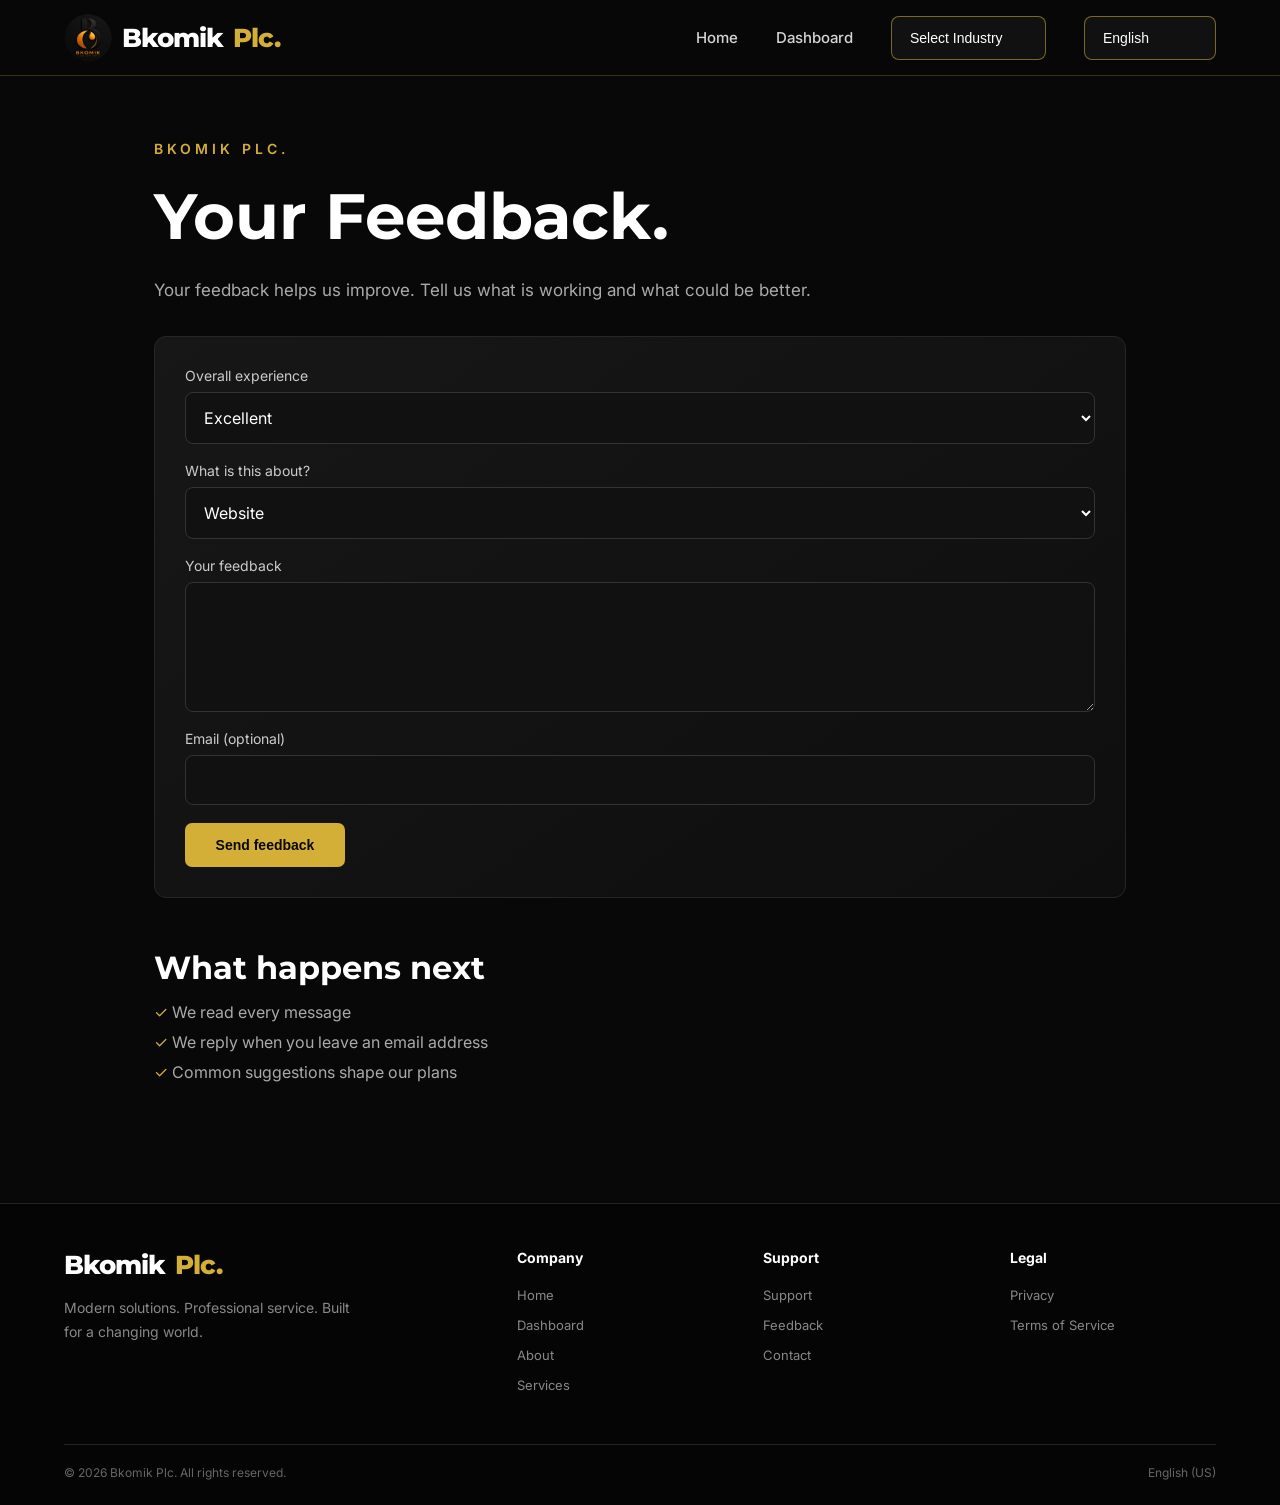
<file: feedback.html>
<!DOCTYPE html>
<html lang="en">
<head>
<meta charset="UTF-8">
<meta name="viewport" content="width=device-width, initial-scale=1.0">
<title>Feedback | Bkomik Plc.</title>
<meta name="description" content="Your feedback helps us improve. Tell us what is working and what could be better.">
<link rel="icon" type="image/png" href="[data-uri]">
<link rel="preconnect" href="https://fonts.googleapis.com">
<link rel="preconnect" href="https://fonts.gstatic.com" crossorigin>
<link href="https://fonts.googleapis.com/css2?family=Inter:wght@400;500;600;700&family=Montserrat:wght@500;600;700;800&display=swap" rel="stylesheet">
<style>
/* Fallback copy so the page still looks right where style.css cannot load. style.css (below) overrides it. */
/* =========================
           GENERAL
        ========================= */

        * {
            margin: 0;
            padding: 0;
            box-sizing: border-box;
        }

        html {
            scroll-behavior: smooth;
        }

        body {
            font-family: "Inter", sans-serif;
            background: #080808;
            color: #ffffff;
            min-height: 100vh;
        }

        a {
            text-decoration: none;
            color: inherit;
        }


        /* =========================
           NAVIGATION
        ========================= */

        .navbar {
            height: 76px;
            width: 100%;
            background: rgba(8, 8, 8, 0.95);
            border-bottom: 1px solid rgba(212, 175, 55, 0.25);

            display: flex;
            align-items: center;
            justify-content: space-between;

            padding: 0 5%;
            position: fixed;
            top: 0;
            left: 0;
            z-index: 1000;

            backdrop-filter: blur(12px);
        }

        /* Logo */

        .logo {
            display: inline-flex;
            align-items: center;
            gap: 10px;
            font-family: "Montserrat", sans-serif;
            font-size: 26px;
            font-weight: 800;
            letter-spacing: -1px;
        }

        .logo-image {
            width: 48px;
            height: 48px;
            object-fit: contain;
            display: block;
            border-radius: 50%;
        }

        .logo span {
            color: #d4af37;
        }


        /* Navigation links */

        .nav-links {
            display: flex;
            align-items: center;
            gap: 38px;
        }

        .nav-links a {
            position: relative;

            font-size: 15px;
            font-weight: 500;
            color: #d5d5d5;

            transition: 0.3s ease;
        }

        .nav-links a:hover {
            color: #d4af37;
        }

        .nav-links a::after {
            content: "";

            position: absolute;
            left: 0;
            bottom: -8px;

            width: 0;
            height: 2px;

            background: #d4af37;

            transition: 0.3s ease;
        }

        .nav-links a:hover::after {
            width: 100%;
        }


        /* Industry dropdown */

        .industry {
            position: relative;
        }

        .industry select {
            appearance: none;

            background: #111111;
            color: #ffffff;

            border: 1px solid rgba(212, 175, 55, 0.55);
            border-radius: 8px;

            padding: 13px 42px 13px 18px;

            font-size: 14px;
            font-weight: 500;

            cursor: pointer;
            outline: none;

            transition: 0.3s ease;
        }

        .industry select:hover {
            border-color: #d4af37;
            box-shadow: 0 0 18px rgba(212, 175, 55, 0.12);
        }


        /* =========================
           HERO
        ========================= */

        .hero {
            min-height: 720px;

            display: flex;
            align-items: center;

            position: relative;
            overflow: hidden;

            background:
                linear-gradient(
                    90deg,
                    rgba(0, 0, 0, 0.90) 0%,
                    rgba(0, 0, 0, 0.65) 38%,
                    rgba(0, 0, 0, 0.25) 75%,
                    rgba(0, 0, 0, 0.70) 100%
                ),
                url("car.jpg");

            background-size: cover;
            background-position: center;
        }


        /* Dark bottom fade */

        .hero::after {
            content: "";

            position: absolute;
            bottom: 0;
            left: 0;

            width: 100%;
            height: 180px;

            background: linear-gradient(
                transparent,
                #080808
            );

            pointer-events: none;
        }


        /* Hero content */

        .hero-content {
            width: 90%;
            max-width: 1200px;

            margin: 0 auto;

            padding-top: 70px;

            position: relative;
            z-index: 2;
        }

        .small-title {
            color: #d4af37;

            font-size: 14px;
            font-weight: 600;

            letter-spacing: 4px;
            text-transform: uppercase;

            margin-bottom: 20px;
        }

        .hero h1 {
            font-family: "Montserrat", sans-serif;

            font-size: clamp(45px, 6vw, 78px);

            line-height: 1.05;

            max-width: 750px;

            font-weight: 800;

            letter-spacing: -2px;

            margin-bottom: 25px;
        }

        .hero h1 span {
            color: #d4af37;
        }

        .hero p {
            max-width: 570px;

            color: #c8c8c8;

            font-size: 18px;
            line-height: 1.7;

            margin-bottom: 35px;
        }


        /* Buttons */

        .buttons {
            display: flex;
            gap: 15px;
            flex-wrap: wrap;
        }

        .btn {
            display: inline-flex;
            align-items: center;
            justify-content: center;

            min-width: 160px;

            padding: 14px 25px;

            border-radius: 7px;

            font-size: 14px;
            font-weight: 700;

            transition: 0.3s ease;
        }

        .btn-primary {
            background: #d4af37;
            color: #080808;
        }

        .btn-primary:hover {
            background: #f0cf59;

            transform: translateY(-3px);

            box-shadow:
                0 10px 30px rgba(212, 175, 55, 0.22);
        }

        .btn-secondary {
            border: 1px solid #666;
            color: #ffffff;
            background: rgba(0, 0, 0, 0.25);
        }

        .btn-secondary:hover {
            border-color: #d4af37;
            color: #d4af37;

            transform: translateY(-3px);
        }


        /* =========================
           SERVICES
        ========================= */

        .services {
            position: relative;

            padding: 80px 5% 100px;

            background: #080808;
        }

        .section-heading {
            text-align: center;

            max-width: 650px;

            margin: 0 auto 50px;
        }

        .section-heading .label {
            color: #d4af37;

            font-size: 12px;
            font-weight: 700;

            letter-spacing: 3px;
            text-transform: uppercase;

            margin-bottom: 12px;
        }

        .section-heading h2 {
            font-family: "Montserrat", sans-serif;

            font-size: 36px;

            margin-bottom: 15px;
        }

        .section-heading p {
            color: #999;
            line-height: 1.7;
        }


        /* Cards */

        .cards {
            max-width: 1200px;

            margin: auto;

            display: grid;

            grid-template-columns:
                repeat(3, 1fr);

            gap: 20px;
        }

        .card {
            background:
                linear-gradient(
                    145deg,
                    #171717,
                    #0e0e0e
                );

            border: 1px solid #262626;

            border-radius: 12px;

            padding: 30px 25px;

            min-height: 190px;

            transition: 0.35s ease;

            position: relative;
            overflow: hidden;
        }

        .card::before {
            content: "";

            position: absolute;

            left: 0;
            top: 0;

            width: 100%;
            height: 2px;

            background: #d4af37;

            transform: scaleX(0);

            transform-origin: left;

            transition: 0.35s ease;
        }

        .card:hover {
            transform: translateY(-8px);

            border-color: rgba(212, 175, 55, 0.5);

            box-shadow:
                0 15px 40px rgba(0, 0, 0, 0.5);
        }

        .card:hover::before {
            transform: scaleX(1);
        }

        .card-icon {
            font-size: 30px;
            margin-bottom: 20px;
        }

        .card h3 {
            font-family: "Montserrat", sans-serif;

            font-size: 18px;

            margin-bottom: 10px;
        }

        .card p {
            color: #999;

            font-size: 14px;

            line-height: 1.6;
        }


        /* =========================
           FOOTER
        ========================= */

        footer {
            background: #050505;

            border-top: 1px solid #222;

            padding: 45px 5% 25px;
        }

        .footer-content {
            max-width: 1200px;

            margin: auto;

            display: grid;

            grid-template-columns:
                2fr 1fr 1fr 1fr;

            gap: 40px;
        }

        .footer-brand p {
            color: #888;

            max-width: 300px;

            margin-top: 15px;

            line-height: 1.7;

            font-size: 14px;
        }

        footer h4 {
            font-size: 14px;

            margin-bottom: 18px;

            color: #ffffff;
        }

        footer ul {
            list-style: none;
        }

        footer li {
            margin-bottom: 10px;
        }

        footer li a {
            color: #888;

            font-size: 13px;

            transition: 0.3s;
        }

        footer li a:hover {
            color: #d4af37;
        }

        .copyright {
            max-width: 1200px;

            margin: 40px auto 0;

            padding-top: 20px;

            border-top: 1px solid #222;

            display: flex;

            justify-content: space-between;

            gap: 20px;

            color: #666;

            font-size: 12px;
        }


        /* =========================
           MOBILE MENU BUTTON
        ========================= */

        .menu-btn {
            display: none;

            border: none;

            background: none;

            color: white;

            font-size: 27px;

            cursor: pointer;
        }


        /* =========================
           RESPONSIVE
        ========================= */

        @media (max-width: 900px) {

            .nav-links {
                gap: 18px;
            }

            .cards {
                grid-template-columns:
                    repeat(2, 1fr);
            }

            .footer-content {
                grid-template-columns:
                    repeat(2, 1fr);
            }
        }


        @media (max-width: 650px) {

            .navbar {
                height: 68px;
            }

            .logo {
                font-size: 22px;
            }

            .logo-image {
                width: 42px;
                height: 42px;
            }

            .menu-btn {
                display: block;
            }

            .nav-links {
                display: none;
            }

            .industry {
                display: none;
            }

            .hero {
                min-height: 650px;

                background-position:
                    65% center;
            }

            .hero-content {
                padding-top: 50px;
            }

            .hero h1 {
                font-size: 43px;
                letter-spacing: -1px;
            }

            .hero p {
                font-size: 16px;
            }

            .cards {
                grid-template-columns: 1fr;
            }

            .footer-content {
                grid-template-columns: 1fr;
            }

            .copyright {
                flex-direction: column;
            }
        }


/* ===== Inner pages (moved from inline styles) ===== */
.page{min-height:100vh;padding:140px 5% 90px;max-width:1100px;margin:auto}
.page h1{font-family:"Montserrat",sans-serif;font-size:clamp(40px,6vw,64px);margin-bottom:20px}
.page h1 span{color:#d4af37}
.page p{color:#aaa;max-width:700px;line-height:1.8;font-size:17px;margin-bottom:30px}
.page-card{background:linear-gradient(145deg,#171717,#0e0e0e);border:1px solid #262626;border-radius:12px;padding:30px;margin-top:25px}

/* ===== Cards as links ===== */
a.card{display:block;color:inherit}
a.card:focus-visible,.btn:focus-visible,.nav-links a:focus-visible{outline:2px solid #d4af37;outline-offset:4px}

/* ===== Mobile menu ===== */
@media (max-width: 650px){
  .navbar.open .nav-links{
    display:flex;flex-direction:column;align-items:flex-start;gap:22px;
    position:absolute;top:68px;left:0;right:0;
    background:rgba(8,8,8,.98);padding:26px 5% 32px;
    border-bottom:1px solid rgba(212,175,55,.25);
  }
  .navbar.open .industry{display:block;width:100%}
  .navbar.open .industry select{width:100%}
}
@media (max-width: 900px){ .cards{grid-template-columns:repeat(2,1fr)} }
@media (max-width: 650px){ .cards{grid-template-columns:1fr} }

/* ===== Page content blocks ===== */
.page h2{font-family:"Montserrat",sans-serif;font-size:clamp(24px,4vw,32px);margin:50px 0 6px}
.page h3{font-family:"Montserrat",sans-serif;font-size:19px;margin-bottom:10px;color:#fff}
.page .grid{display:grid;grid-template-columns:repeat(auto-fit,minmax(240px,1fr));gap:20px;margin-top:25px}
.page .grid .page-card{margin-top:0}
.page .grid .page-card p,.page-card p{font-size:15px;margin-bottom:12px}
.page ul.list{list-style:none;color:#aaa;line-height:1.9;margin:10px 0 25px;padding:0;font-size:16px}
.page ul.list li::before{content:"\2713\00a0";color:#d4af37}
.page ul.plain{list-style:none;padding:0;margin:0}
.page ul.plain li{display:flex;justify-content:space-between;gap:12px;flex-wrap:wrap;padding:12px 0;border-bottom:1px solid #262626;color:#ddd}
.page ul.plain li:last-child{border-bottom:none}
.page ul.plain span{color:#999}
.stat{font-family:"Montserrat",sans-serif;font-size:38px;font-weight:800;color:#d4af37}
.stat-label{color:#aaa;font-size:14px}
.page a.link{color:#d4af37;text-decoration:underline}
.page .note{font-size:14px;color:#888}
.chips{display:flex;flex-wrap:wrap;gap:12px;margin:20px 0 30px}
.chips a{border:1px solid rgba(212,175,55,.55);color:#fff;border-radius:999px;padding:10px 20px;font-size:15px}
.chips a:hover{background:#d4af37;color:#111}
.page details.page-card{cursor:pointer}
.page details summary{font-weight:600;color:#fff}
.page details p{margin:14px 0 0}
.form{display:grid;gap:18px}
.form label{display:grid;gap:8px;color:#ccc;font-size:14px}
.form input,.form select,.form textarea{background:#111;border:1px solid #333;border-radius:8px;color:#fff;padding:14px;font:inherit;font-size:16px;width:100%}
.form input:focus,.form select:focus,.form textarea:focus{outline:2px solid #d4af37;border-color:transparent}
.form button{justify-self:start;border:none;cursor:pointer}


.logo{direction:ltr;unicode-bidi:isolate}
</style>
<link rel="stylesheet" href="style.css">
<script>
document.addEventListener('DOMContentLoaded', function () {
  var nav = document.querySelector('.navbar');
  var btn = document.querySelector('.menu-btn');
  if (btn && nav) {
    btn.addEventListener('click', function () {
      var open = nav.classList.toggle('open');
      btn.setAttribute('aria-expanded', open);
      btn.textContent = open ? '\u2715' : '\u2630';
    });
  }
  var sel = document.querySelector('.industry select');
  if (sel) sel.addEventListener('change', function () { if (sel.value) location.href = sel.value; });
});

</script>
</head>
<body>
<header class="navbar">
<a href="index.html" class="logo" aria-label="Bkomik Plc. home"><img class="logo-image" src="[data-uri]" alt="" width="48" height="48">Bkomik <span>Plc.</span></a>
<nav class="nav-links" aria-label="Main">
<a href="index.html">Home</a>
<a href="dashboard.html">Dashboard</a>
<div class="industry"><select aria-label="Select industry"><option value="" selected disabled>Select Industry</option><option value="automotive.html">Automotive</option><option value="business.html">Business</option><option value="technology.html">Technology</option><option value="real-estate.html">Real Estate</option><option value="finance.html">Finance</option><option value="education.html">Education</option></select></div>
<div class="industry lang"><select id="lang-select" aria-label="Language"><option value="en">English</option><option value="hi">हिन्दी (Hindi)</option><option value="zh">中文</option><option value="ja">日本語</option><option value="ar">العربية</option><option value="fr">Français</option><option value="es">Español</option><option value="de">Deutsch</option></select></div>
</nav>
<button class="menu-btn" aria-label="Toggle menu" aria-expanded="false">&#9776;</button>
</header>
<main class="page">
<div class="small-title">Bkomik Plc.</div>
<h1>Your Feedback.</h1>
<p>Your feedback helps us improve. Tell us what is working and what could be better.</p><div class="page-card"><form class="form" action="mailto:hello@bkomik.com?subject=Bkomik%20feedback" method="post" enctype="text/plain"><label>Overall experience<select name="rating"><option>Excellent</option><option>Good</option><option>Average</option><option>Poor</option></select></label><label>What is this about?<select name="topic"><option>Website</option><option>Services</option><option>Support</option><option>Other</option></select></label><label>Your feedback<textarea name="feedback" rows="5" required></textarea></label><label>Email (optional)<input type="email" name="email"></label><button type="submit" class="btn btn-primary">Send feedback</button></form></div><h2>What happens next</h2><ul class="list"><li>We read every message</li><li>We reply when you leave an email address</li><li>Common suggestions shape our plans</li></ul>
</main>
<footer>
<div class="footer-content">
<div class="footer-brand"><a href="index.html" class="logo">Bkomik <span>Plc.</span></a><p>Modern solutions. Professional service. Built for a changing world.</p></div>
<div><h4>Company</h4><ul><li><a href="index.html">Home</a></li><li><a href="dashboard.html">Dashboard</a></li><li><a href="about.html">About</a></li><li><a href="services.html">Services</a></li></ul></div>
<div><h4>Support</h4><ul><li><a href="support.html">Support</a></li><li><a href="feedback.html">Feedback</a></li><li><a href="contact.html">Contact</a></li></ul></div>
<div><h4>Legal</h4><ul><li><a href="privacy.html">Privacy</a></li><li><a href="terms.html">Terms of Service</a></li></ul></div>
</div>
<div class="copyright"><span>&copy; 2026 Bkomik Plc. All rights reserved.</span><span>English (US)</span></div>
</footer>
<script>
(function(){
var L=['en','hi','zh','ja','ar','fr','es','de'];
var T={
'Home':['होम','首页','ホーム','الرئيسية','Accueil','Inicio','Startseite'],
'Dashboard':['डैशबोर्ड','仪表盘','ダッシュボード','لوحة التحكم','Tableau de bord','Panel','Dashboard'],
'Select Industry':['उद्योग चुनें','选择行业','業界を選択','اختر القطاع','Choisir un secteur','Elegir sector','Branche wählen'],
'Automotive':['ऑटोमोटिव','汽车','自動車','السيارات','Automobile','Automoción','Automobil'],
'Business':['व्यापार','商业','ビジネス','الأعمال','Affaires','Negocios','Unternehmen'],
'Technology':['प्रौद्योगिकी','科技','テクノロジー','التكنولوجيا','Technologie','Tecnología','Technologie'],
'Real Estate':['रियल एस्टेट','房地产','不動産','العقارات','Immobilier','Bienes raíces','Immobilien'],
'Finance':['वित्त','金融','金融','المالية','Finance','Finanzas','Finanzen'],
'Education':['शिक्षा','教育','教育','التعليم','Éducation','Educación','Bildung'],
'About':['परिचय','关于我们','会社概要','من نحن','À propos','Acerca de','Über uns'],
'Services':['सेवाएँ','服务','サービス','الخدمات','Services','Servicios','Leistungen'],
'Support':['सहायता','支持','サポート','الدعم','Assistance','Soporte','Support'],
'Feedback':['प्रतिक्रिया','反馈','フィードバック','ملاحظات','Avis','Comentarios','Feedback'],
'Contact':['संपर्क','联系我们','お問い合わせ','اتصل بنا','Contact','Contacto','Kontakt'],
'Company':['कंपनी','公司','会社','الشركة','Entreprise','Empresa','Unternehmen'],
'Legal':['कानूनी','法律信息','法的情報','قانوني','Mentions légales','Legal','Rechtliches'],
'Privacy':['गोपनीयता','隐私','プライバシー','الخصوصية','Confidentialité','Privacidad','Datenschutz'],
'Terms of Service':['सेवा की शर्तें','服务条款','利用規約','شروط الخدمة',"Conditions d'utilisation",'Términos del servicio','Nutzungsbedingungen'],
'Welcome to Bkomik':['Bkomik में आपका स्वागत है','欢迎来到 Bkomik','Bkomikへようこそ','مرحبًا بكم في Bkomik','Bienvenue chez Bkomik','Bienvenido a Bkomik','Willkommen bei Bkomik'],
'Your Business.':['आपका व्यवसाय।','您的业务。','あなたのビジネス。','عملك.','Votre entreprise.','Su negocio.','Ihr Unternehmen.'],
'Your Future.':['आपका भविष्य।','您的未来。','あなたの未来。','مستقبلك.','Votre avenir.','Su futuro.','Ihre Zukunft.'],
'We provide modern solutions designed to help businesses, professionals and industries move forward with confidence.':['हम आधुनिक समाधान प्रदान करते हैं जो व्यवसायों, पेशेवरों और उद्योगों को आत्मविश्वास के साथ आगे बढ़ने में मदद करते हैं।','我们提供现代化的解决方案，帮助企业、专业人士和各行各业充满信心地向前迈进。','企業、専門家、そして業界全体が自信を持って前進できるよう、現代的なソリューションを提供します。','نقدّم حلولًا حديثة تساعد الشركات والمهنيين والقطاعات على التقدم بثقة.','Nous proposons des solutions modernes pour aider les entreprises, les professionnels et les secteurs à avancer en toute confiance.','Ofrecemos soluciones modernas para ayudar a empresas, profesionales e industrias a avanzar con confianza.','Wir bieten moderne Lösungen, die Unternehmen, Fachleuten und Branchen helfen, selbstbewusst voranzukommen.'],
'Explore Services':['सेवाएँ देखें','探索服务','サービスを見る','استكشف الخدمات','Découvrir nos services','Explorar servicios','Leistungen entdecken'],
'Learn More':['और जानें','了解更多','詳しく見る','اعرف المزيد','En savoir plus','Más información','Mehr erfahren'],
'Our Industries':['हमारे उद्योग','我们的行业','対応業界','قطاعاتنا','Nos secteurs','Nuestros sectores','Unsere Branchen'],
'Built for Modern Business':['आधुनिक व्यवसाय के लिए बनाया गया','为现代企业打造','現代のビジネスのために','مصمم للأعمال الحديثة',"Conçu pour l'entreprise moderne",'Creado para el negocio moderno','Gemacht für moderne Unternehmen'],
'Modern solutions. Professional service. Built for a changing world.':['आधुनिक समाधान। पेशेवर सेवा। बदलती दुनिया के लिए बनाया गया।','现代化的解决方案。专业的服务。为不断变化的世界而生。','現代的なソリューション。プロフェッショナルなサービス。変化する世界のために。','حلول حديثة. خدمة احترافية. صُمّم لعالم متغيّر.','Des solutions modernes. Un service professionnel. Conçu pour un monde en mutation.','Soluciones modernas. Servicio profesional. Creado para un mundo en cambio.','Moderne Lösungen. Professioneller Service. Gemacht für eine sich wandelnde Welt.'],
'© 2026 Bkomik Plc. All rights reserved.':['© 2026 Bkomik Plc. सर्वाधिकार सुरक्षित।','© 2026 Bkomik Plc. 版权所有。','© 2026 Bkomik Plc. 無断転載を禁じます。','© 2026 Bkomik Plc. جميع الحقوق محفوظة.','© 2026 Bkomik Plc. Tous droits réservés.','© 2026 Bkomik Plc. Todos los derechos reservados.','© 2026 Bkomik Plc. Alle Rechte vorbehalten.'],
'About Bkomik':['Bkomik के बारे में','关于 Bkomik','Bkomikについて','عن Bkomik','À propos de Bkomik','Acerca de Bkomik','Über Bkomik'],
'Our Services':['हमारी सेवाएँ','我们的服务','私たちのサービス','خدماتنا','Nos services','Nuestros servicios','Unsere Leistungen'],
'Your Dashboard':['आपका डैशबोर्ड','您的仪表盘','あなたのダッシュボード','لوحة التحكم الخاصة بك','Votre tableau de bord','Su panel','Ihr Dashboard'],
'Contact Us':['हमसे संपर्क करें','联系我们','お問い合わせ','اتصل بنا','Contactez-nous','Contáctenos','Kontaktieren Sie uns'],
'Your Feedback':['आपकी प्रतिक्रिया','您的反馈','ご意見','ملاحظاتك','Vos commentaires','Sus comentarios','Ihr Feedback'],
'Support Center':['सहायता केंद्र','支持中心','サポートセンター','مركز الدعم',"Centre d'assistance",'Centro de soporte','Support-Center'],
'Privacy Policy':['गोपनीयता नीति','隐私政策','プライバシーポリシー','سياسة الخصوصية','Politique de confidentialité','Política de privacidad','Datenschutzerklärung']
};
var orig=new WeakMap(), nodes=[], sel=document.getElementById('lang-select');
function skip(n){for(var p=n.parentNode;p;p=p.parentNode){if(p.nodeType===1&&(/^(SCRIPT|STYLE|NOSCRIPT|TEXTAREA)$/.test(p.tagName)||(p.classList&&p.classList.contains('lang'))))return true}return false}
function collect(){var w=document.createTreeWalker(document.body,NodeFilter.SHOW_TEXT,null,false),n;while((n=w.nextNode())){if(n.nodeValue.trim()&&!skip(n)){orig.set(n,n.nodeValue);nodes.push(n)}}}
function norm(s){return s.replace(/\s+/g,' ').trim()}
function tr(s,i){var t=norm(s),m=T[t],end='';if(!m&&/\.$/.test(t)){m=T[t.slice(0,-1)];end=(i===1||i===2)?'。':'.'}return m?m[i]+end:null}
function apply(code){
  var i=L.indexOf(code)-1;
  nodes.forEach(function(n){var o=orig.get(n);if(i<0){n.nodeValue=o;return}var r=tr(o,i);if(r){var lead=o.match(/^\s*/)[0],trail=o.match(/\s*$/)[0];n.nodeValue=lead+r+trail}else n.nodeValue=o});
  document.documentElement.lang=code;document.documentElement.dir=code==='ar'?'rtl':'ltr';
  if(sel)sel.value=code;
}
function init(){collect();var c='en';try{c=localStorage.getItem('bkomik-lang')||'en'}catch(e){}if(L.indexOf(c)<0)c='en';if(c!=='en')apply(c);else if(sel)sel.value='en';
  if(sel)sel.addEventListener('change',function(){var c=sel.value;try{localStorage.setItem('bkomik-lang',c)}catch(e){}apply(c)});}
if(document.readyState==='loading')document.addEventListener('DOMContentLoaded',init);else init();
})();

</script>
</body>
</html>
</file>
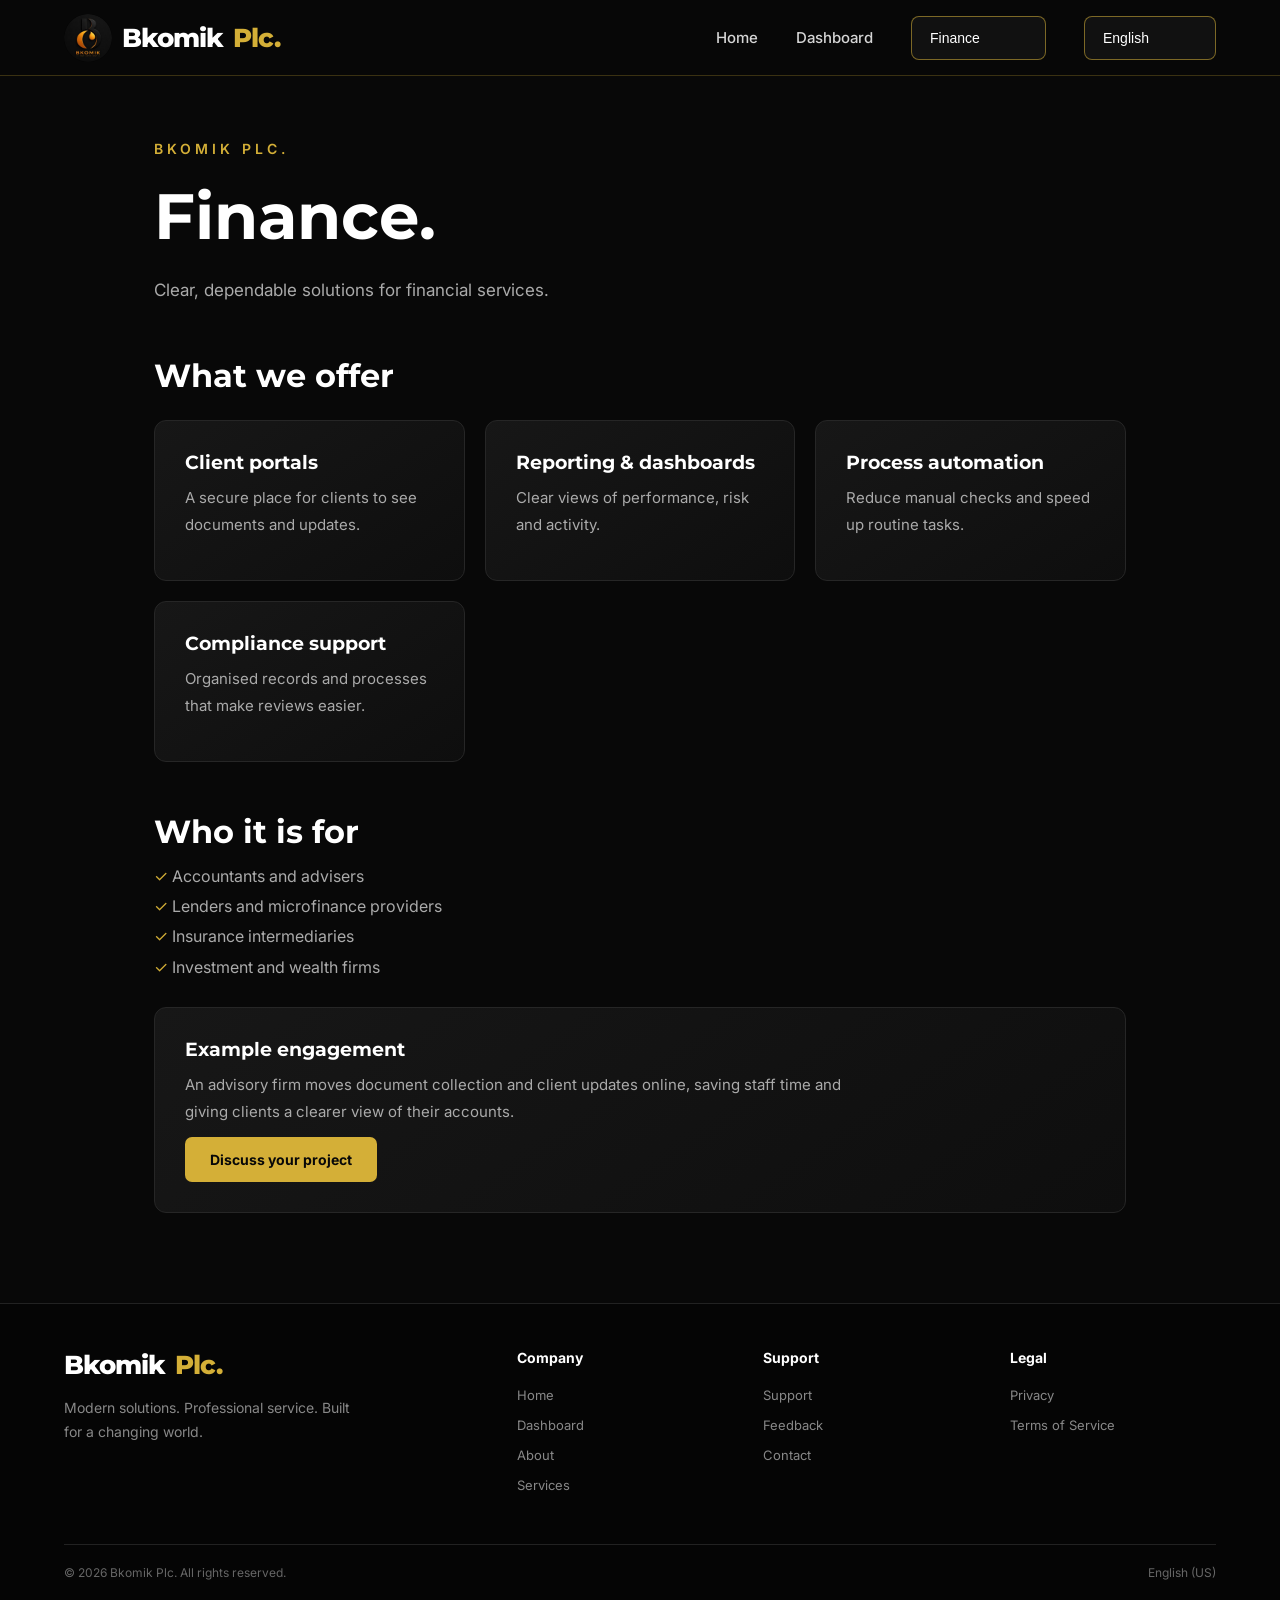
<file: finance.html>
<!DOCTYPE html>
<html lang="en">
<head>
<meta charset="UTF-8">
<meta name="viewport" content="width=device-width, initial-scale=1.0">
<title>Finance | Bkomik Plc.</title>
<meta name="description" content="Clear, dependable solutions for financial services.">
<link rel="icon" type="image/png" href="[data-uri]">
<link rel="preconnect" href="https://fonts.googleapis.com">
<link rel="preconnect" href="https://fonts.gstatic.com" crossorigin>
<link href="https://fonts.googleapis.com/css2?family=Inter:wght@400;500;600;700&family=Montserrat:wght@500;600;700;800&display=swap" rel="stylesheet">
<style>
/* Fallback copy so the page still looks right where style.css cannot load. style.css (below) overrides it. */
/* =========================
           GENERAL
        ========================= */

        * {
            margin: 0;
            padding: 0;
            box-sizing: border-box;
        }

        html {
            scroll-behavior: smooth;
        }

        body {
            font-family: "Inter", sans-serif;
            background: #080808;
            color: #ffffff;
            min-height: 100vh;
        }

        a {
            text-decoration: none;
            color: inherit;
        }


        /* =========================
           NAVIGATION
        ========================= */

        .navbar {
            height: 76px;
            width: 100%;
            background: rgba(8, 8, 8, 0.95);
            border-bottom: 1px solid rgba(212, 175, 55, 0.25);

            display: flex;
            align-items: center;
            justify-content: space-between;

            padding: 0 5%;
            position: fixed;
            top: 0;
            left: 0;
            z-index: 1000;

            backdrop-filter: blur(12px);
        }

        /* Logo */

        .logo {
            display: inline-flex;
            align-items: center;
            gap: 10px;
            font-family: "Montserrat", sans-serif;
            font-size: 26px;
            font-weight: 800;
            letter-spacing: -1px;
        }

        .logo-image {
            width: 48px;
            height: 48px;
            object-fit: contain;
            display: block;
            border-radius: 50%;
        }

        .logo span {
            color: #d4af37;
        }


        /* Navigation links */

        .nav-links {
            display: flex;
            align-items: center;
            gap: 38px;
        }

        .nav-links a {
            position: relative;

            font-size: 15px;
            font-weight: 500;
            color: #d5d5d5;

            transition: 0.3s ease;
        }

        .nav-links a:hover {
            color: #d4af37;
        }

        .nav-links a::after {
            content: "";

            position: absolute;
            left: 0;
            bottom: -8px;

            width: 0;
            height: 2px;

            background: #d4af37;

            transition: 0.3s ease;
        }

        .nav-links a:hover::after {
            width: 100%;
        }


        /* Industry dropdown */

        .industry {
            position: relative;
        }

        .industry select {
            appearance: none;

            background: #111111;
            color: #ffffff;

            border: 1px solid rgba(212, 175, 55, 0.55);
            border-radius: 8px;

            padding: 13px 42px 13px 18px;

            font-size: 14px;
            font-weight: 500;

            cursor: pointer;
            outline: none;

            transition: 0.3s ease;
        }

        .industry select:hover {
            border-color: #d4af37;
            box-shadow: 0 0 18px rgba(212, 175, 55, 0.12);
        }


        /* =========================
           HERO
        ========================= */

        .hero {
            min-height: 720px;

            display: flex;
            align-items: center;

            position: relative;
            overflow: hidden;

            background:
                linear-gradient(
                    90deg,
                    rgba(0, 0, 0, 0.90) 0%,
                    rgba(0, 0, 0, 0.65) 38%,
                    rgba(0, 0, 0, 0.25) 75%,
                    rgba(0, 0, 0, 0.70) 100%
                ),
                url("car.jpg");

            background-size: cover;
            background-position: center;
        }


        /* Dark bottom fade */

        .hero::after {
            content: "";

            position: absolute;
            bottom: 0;
            left: 0;

            width: 100%;
            height: 180px;

            background: linear-gradient(
                transparent,
                #080808
            );

            pointer-events: none;
        }


        /* Hero content */

        .hero-content {
            width: 90%;
            max-width: 1200px;

            margin: 0 auto;

            padding-top: 70px;

            position: relative;
            z-index: 2;
        }

        .small-title {
            color: #d4af37;

            font-size: 14px;
            font-weight: 600;

            letter-spacing: 4px;
            text-transform: uppercase;

            margin-bottom: 20px;
        }

        .hero h1 {
            font-family: "Montserrat", sans-serif;

            font-size: clamp(45px, 6vw, 78px);

            line-height: 1.05;

            max-width: 750px;

            font-weight: 800;

            letter-spacing: -2px;

            margin-bottom: 25px;
        }

        .hero h1 span {
            color: #d4af37;
        }

        .hero p {
            max-width: 570px;

            color: #c8c8c8;

            font-size: 18px;
            line-height: 1.7;

            margin-bottom: 35px;
        }


        /* Buttons */

        .buttons {
            display: flex;
            gap: 15px;
            flex-wrap: wrap;
        }

        .btn {
            display: inline-flex;
            align-items: center;
            justify-content: center;

            min-width: 160px;

            padding: 14px 25px;

            border-radius: 7px;

            font-size: 14px;
            font-weight: 700;

            transition: 0.3s ease;
        }

        .btn-primary {
            background: #d4af37;
            color: #080808;
        }

        .btn-primary:hover {
            background: #f0cf59;

            transform: translateY(-3px);

            box-shadow:
                0 10px 30px rgba(212, 175, 55, 0.22);
        }

        .btn-secondary {
            border: 1px solid #666;
            color: #ffffff;
            background: rgba(0, 0, 0, 0.25);
        }

        .btn-secondary:hover {
            border-color: #d4af37;
            color: #d4af37;

            transform: translateY(-3px);
        }


        /* =========================
           SERVICES
        ========================= */

        .services {
            position: relative;

            padding: 80px 5% 100px;

            background: #080808;
        }

        .section-heading {
            text-align: center;

            max-width: 650px;

            margin: 0 auto 50px;
        }

        .section-heading .label {
            color: #d4af37;

            font-size: 12px;
            font-weight: 700;

            letter-spacing: 3px;
            text-transform: uppercase;

            margin-bottom: 12px;
        }

        .section-heading h2 {
            font-family: "Montserrat", sans-serif;

            font-size: 36px;

            margin-bottom: 15px;
        }

        .section-heading p {
            color: #999;
            line-height: 1.7;
        }


        /* Cards */

        .cards {
            max-width: 1200px;

            margin: auto;

            display: grid;

            grid-template-columns:
                repeat(3, 1fr);

            gap: 20px;
        }

        .card {
            background:
                linear-gradient(
                    145deg,
                    #171717,
                    #0e0e0e
                );

            border: 1px solid #262626;

            border-radius: 12px;

            padding: 30px 25px;

            min-height: 190px;

            transition: 0.35s ease;

            position: relative;
            overflow: hidden;
        }

        .card::before {
            content: "";

            position: absolute;

            left: 0;
            top: 0;

            width: 100%;
            height: 2px;

            background: #d4af37;

            transform: scaleX(0);

            transform-origin: left;

            transition: 0.35s ease;
        }

        .card:hover {
            transform: translateY(-8px);

            border-color: rgba(212, 175, 55, 0.5);

            box-shadow:
                0 15px 40px rgba(0, 0, 0, 0.5);
        }

        .card:hover::before {
            transform: scaleX(1);
        }

        .card-icon {
            font-size: 30px;
            margin-bottom: 20px;
        }

        .card h3 {
            font-family: "Montserrat", sans-serif;

            font-size: 18px;

            margin-bottom: 10px;
        }

        .card p {
            color: #999;

            font-size: 14px;

            line-height: 1.6;
        }


        /* =========================
           FOOTER
        ========================= */

        footer {
            background: #050505;

            border-top: 1px solid #222;

            padding: 45px 5% 25px;
        }

        .footer-content {
            max-width: 1200px;

            margin: auto;

            display: grid;

            grid-template-columns:
                2fr 1fr 1fr 1fr;

            gap: 40px;
        }

        .footer-brand p {
            color: #888;

            max-width: 300px;

            margin-top: 15px;

            line-height: 1.7;

            font-size: 14px;
        }

        footer h4 {
            font-size: 14px;

            margin-bottom: 18px;

            color: #ffffff;
        }

        footer ul {
            list-style: none;
        }

        footer li {
            margin-bottom: 10px;
        }

        footer li a {
            color: #888;

            font-size: 13px;

            transition: 0.3s;
        }

        footer li a:hover {
            color: #d4af37;
        }

        .copyright {
            max-width: 1200px;

            margin: 40px auto 0;

            padding-top: 20px;

            border-top: 1px solid #222;

            display: flex;

            justify-content: space-between;

            gap: 20px;

            color: #666;

            font-size: 12px;
        }


        /* =========================
           MOBILE MENU BUTTON
        ========================= */

        .menu-btn {
            display: none;

            border: none;

            background: none;

            color: white;

            font-size: 27px;

            cursor: pointer;
        }


        /* =========================
           RESPONSIVE
        ========================= */

        @media (max-width: 900px) {

            .nav-links {
                gap: 18px;
            }

            .cards {
                grid-template-columns:
                    repeat(2, 1fr);
            }

            .footer-content {
                grid-template-columns:
                    repeat(2, 1fr);
            }
        }


        @media (max-width: 650px) {

            .navbar {
                height: 68px;
            }

            .logo {
                font-size: 22px;
            }

            .logo-image {
                width: 42px;
                height: 42px;
            }

            .menu-btn {
                display: block;
            }

            .nav-links {
                display: none;
            }

            .industry {
                display: none;
            }

            .hero {
                min-height: 650px;

                background-position:
                    65% center;
            }

            .hero-content {
                padding-top: 50px;
            }

            .hero h1 {
                font-size: 43px;
                letter-spacing: -1px;
            }

            .hero p {
                font-size: 16px;
            }

            .cards {
                grid-template-columns: 1fr;
            }

            .footer-content {
                grid-template-columns: 1fr;
            }

            .copyright {
                flex-direction: column;
            }
        }


/* ===== Inner pages (moved from inline styles) ===== */
.page{min-height:100vh;padding:140px 5% 90px;max-width:1100px;margin:auto}
.page h1{font-family:"Montserrat",sans-serif;font-size:clamp(40px,6vw,64px);margin-bottom:20px}
.page h1 span{color:#d4af37}
.page p{color:#aaa;max-width:700px;line-height:1.8;font-size:17px;margin-bottom:30px}
.page-card{background:linear-gradient(145deg,#171717,#0e0e0e);border:1px solid #262626;border-radius:12px;padding:30px;margin-top:25px}

/* ===== Cards as links ===== */
a.card{display:block;color:inherit}
a.card:focus-visible,.btn:focus-visible,.nav-links a:focus-visible{outline:2px solid #d4af37;outline-offset:4px}

/* ===== Mobile menu ===== */
@media (max-width: 650px){
  .navbar.open .nav-links{
    display:flex;flex-direction:column;align-items:flex-start;gap:22px;
    position:absolute;top:68px;left:0;right:0;
    background:rgba(8,8,8,.98);padding:26px 5% 32px;
    border-bottom:1px solid rgba(212,175,55,.25);
  }
  .navbar.open .industry{display:block;width:100%}
  .navbar.open .industry select{width:100%}
}
@media (max-width: 900px){ .cards{grid-template-columns:repeat(2,1fr)} }
@media (max-width: 650px){ .cards{grid-template-columns:1fr} }

/* ===== Page content blocks ===== */
.page h2{font-family:"Montserrat",sans-serif;font-size:clamp(24px,4vw,32px);margin:50px 0 6px}
.page h3{font-family:"Montserrat",sans-serif;font-size:19px;margin-bottom:10px;color:#fff}
.page .grid{display:grid;grid-template-columns:repeat(auto-fit,minmax(240px,1fr));gap:20px;margin-top:25px}
.page .grid .page-card{margin-top:0}
.page .grid .page-card p,.page-card p{font-size:15px;margin-bottom:12px}
.page ul.list{list-style:none;color:#aaa;line-height:1.9;margin:10px 0 25px;padding:0;font-size:16px}
.page ul.list li::before{content:"\2713\00a0";color:#d4af37}
.page ul.plain{list-style:none;padding:0;margin:0}
.page ul.plain li{display:flex;justify-content:space-between;gap:12px;flex-wrap:wrap;padding:12px 0;border-bottom:1px solid #262626;color:#ddd}
.page ul.plain li:last-child{border-bottom:none}
.page ul.plain span{color:#999}
.stat{font-family:"Montserrat",sans-serif;font-size:38px;font-weight:800;color:#d4af37}
.stat-label{color:#aaa;font-size:14px}
.page a.link{color:#d4af37;text-decoration:underline}
.page .note{font-size:14px;color:#888}
.chips{display:flex;flex-wrap:wrap;gap:12px;margin:20px 0 30px}
.chips a{border:1px solid rgba(212,175,55,.55);color:#fff;border-radius:999px;padding:10px 20px;font-size:15px}
.chips a:hover{background:#d4af37;color:#111}
.page details.page-card{cursor:pointer}
.page details summary{font-weight:600;color:#fff}
.page details p{margin:14px 0 0}
.form{display:grid;gap:18px}
.form label{display:grid;gap:8px;color:#ccc;font-size:14px}
.form input,.form select,.form textarea{background:#111;border:1px solid #333;border-radius:8px;color:#fff;padding:14px;font:inherit;font-size:16px;width:100%}
.form input:focus,.form select:focus,.form textarea:focus{outline:2px solid #d4af37;border-color:transparent}
.form button{justify-self:start;border:none;cursor:pointer}


.logo{direction:ltr;unicode-bidi:isolate}
</style>
<link rel="stylesheet" href="style.css">
<script>
document.addEventListener('DOMContentLoaded', function () {
  var nav = document.querySelector('.navbar');
  var btn = document.querySelector('.menu-btn');
  if (btn && nav) {
    btn.addEventListener('click', function () {
      var open = nav.classList.toggle('open');
      btn.setAttribute('aria-expanded', open);
      btn.textContent = open ? '\u2715' : '\u2630';
    });
  }
  var sel = document.querySelector('.industry select');
  if (sel) sel.addEventListener('change', function () { if (sel.value) location.href = sel.value; });
});

</script>
</head>
<body>
<header class="navbar">
<a href="index.html" class="logo" aria-label="Bkomik Plc. home"><img class="logo-image" src="[data-uri]" alt="" width="48" height="48">Bkomik <span>Plc.</span></a>
<nav class="nav-links" aria-label="Main">
<a href="index.html">Home</a>
<a href="dashboard.html">Dashboard</a>
<div class="industry"><select aria-label="Select industry"><option value="automotive.html">Automotive</option><option value="business.html">Business</option><option value="technology.html">Technology</option><option value="real-estate.html">Real Estate</option><option value="finance.html" selected>Finance</option><option value="education.html">Education</option></select></div>
<div class="industry lang"><select id="lang-select" aria-label="Language"><option value="en">English</option><option value="hi">हिन्दी (Hindi)</option><option value="zh">中文</option><option value="ja">日本語</option><option value="ar">العربية</option><option value="fr">Français</option><option value="es">Español</option><option value="de">Deutsch</option></select></div>
</nav>
<button class="menu-btn" aria-label="Toggle menu" aria-expanded="false">&#9776;</button>
</header>
<main class="page">
<div class="small-title">Bkomik Plc.</div>
<h1>Finance.</h1>
<p>Clear, dependable solutions for financial services.</p><h2>What we offer</h2><div class="grid"><div class="page-card"><h3>Client portals</h3><p>A secure place for clients to see documents and updates.</p></div><div class="page-card"><h3>Reporting &amp; dashboards</h3><p>Clear views of performance, risk and activity.</p></div><div class="page-card"><h3>Process automation</h3><p>Reduce manual checks and speed up routine tasks.</p></div><div class="page-card"><h3>Compliance support</h3><p>Organised records and processes that make reviews easier.</p></div></div><h2>Who it is for</h2><ul class="list"><li>Accountants and advisers</li><li>Lenders and microfinance providers</li><li>Insurance intermediaries</li><li>Investment and wealth firms</li></ul><div class="page-card"><h3>Example engagement</h3><p>An advisory firm moves document collection and client updates online, saving staff time and giving clients a clearer view of their accounts.</p><a href="contact.html" class="btn btn-primary">Discuss your project</a></div>
</main>
<footer>
<div class="footer-content">
<div class="footer-brand"><a href="index.html" class="logo">Bkomik <span>Plc.</span></a><p>Modern solutions. Professional service. Built for a changing world.</p></div>
<div><h4>Company</h4><ul><li><a href="index.html">Home</a></li><li><a href="dashboard.html">Dashboard</a></li><li><a href="about.html">About</a></li><li><a href="services.html">Services</a></li></ul></div>
<div><h4>Support</h4><ul><li><a href="support.html">Support</a></li><li><a href="feedback.html">Feedback</a></li><li><a href="contact.html">Contact</a></li></ul></div>
<div><h4>Legal</h4><ul><li><a href="privacy.html">Privacy</a></li><li><a href="terms.html">Terms of Service</a></li></ul></div>
</div>
<div class="copyright"><span>&copy; 2026 Bkomik Plc. All rights reserved.</span><span>English (US)</span></div>
</footer>
<script>
(function(){
var L=['en','hi','zh','ja','ar','fr','es','de'];
var T={
'Home':['होम','首页','ホーム','الرئيسية','Accueil','Inicio','Startseite'],
'Dashboard':['डैशबोर्ड','仪表盘','ダッシュボード','لوحة التحكم','Tableau de bord','Panel','Dashboard'],
'Select Industry':['उद्योग चुनें','选择行业','業界を選択','اختر القطاع','Choisir un secteur','Elegir sector','Branche wählen'],
'Automotive':['ऑटोमोटिव','汽车','自動車','السيارات','Automobile','Automoción','Automobil'],
'Business':['व्यापार','商业','ビジネス','الأعمال','Affaires','Negocios','Unternehmen'],
'Technology':['प्रौद्योगिकी','科技','テクノロジー','التكنولوجيا','Technologie','Tecnología','Technologie'],
'Real Estate':['रियल एस्टेट','房地产','不動産','العقارات','Immobilier','Bienes raíces','Immobilien'],
'Finance':['वित्त','金融','金融','المالية','Finance','Finanzas','Finanzen'],
'Education':['शिक्षा','教育','教育','التعليم','Éducation','Educación','Bildung'],
'About':['परिचय','关于我们','会社概要','من نحن','À propos','Acerca de','Über uns'],
'Services':['सेवाएँ','服务','サービス','الخدمات','Services','Servicios','Leistungen'],
'Support':['सहायता','支持','サポート','الدعم','Assistance','Soporte','Support'],
'Feedback':['प्रतिक्रिया','反馈','フィードバック','ملاحظات','Avis','Comentarios','Feedback'],
'Contact':['संपर्क','联系我们','お問い合わせ','اتصل بنا','Contact','Contacto','Kontakt'],
'Company':['कंपनी','公司','会社','الشركة','Entreprise','Empresa','Unternehmen'],
'Legal':['कानूनी','法律信息','法的情報','قانوني','Mentions légales','Legal','Rechtliches'],
'Privacy':['गोपनीयता','隐私','プライバシー','الخصوصية','Confidentialité','Privacidad','Datenschutz'],
'Terms of Service':['सेवा की शर्तें','服务条款','利用規約','شروط الخدمة',"Conditions d'utilisation",'Términos del servicio','Nutzungsbedingungen'],
'Welcome to Bkomik':['Bkomik में आपका स्वागत है','欢迎来到 Bkomik','Bkomikへようこそ','مرحبًا بكم في Bkomik','Bienvenue chez Bkomik','Bienvenido a Bkomik','Willkommen bei Bkomik'],
'Your Business.':['आपका व्यवसाय।','您的业务。','あなたのビジネス。','عملك.','Votre entreprise.','Su negocio.','Ihr Unternehmen.'],
'Your Future.':['आपका भविष्य।','您的未来。','あなたの未来。','مستقبلك.','Votre avenir.','Su futuro.','Ihre Zukunft.'],
'We provide modern solutions designed to help businesses, professionals and industries move forward with confidence.':['हम आधुनिक समाधान प्रदान करते हैं जो व्यवसायों, पेशेवरों और उद्योगों को आत्मविश्वास के साथ आगे बढ़ने में मदद करते हैं।','我们提供现代化的解决方案，帮助企业、专业人士和各行各业充满信心地向前迈进。','企業、専門家、そして業界全体が自信を持って前進できるよう、現代的なソリューションを提供します。','نقدّم حلولًا حديثة تساعد الشركات والمهنيين والقطاعات على التقدم بثقة.','Nous proposons des solutions modernes pour aider les entreprises, les professionnels et les secteurs à avancer en toute confiance.','Ofrecemos soluciones modernas para ayudar a empresas, profesionales e industrias a avanzar con confianza.','Wir bieten moderne Lösungen, die Unternehmen, Fachleuten und Branchen helfen, selbstbewusst voranzukommen.'],
'Explore Services':['सेवाएँ देखें','探索服务','サービスを見る','استكشف الخدمات','Découvrir nos services','Explorar servicios','Leistungen entdecken'],
'Learn More':['और जानें','了解更多','詳しく見る','اعرف المزيد','En savoir plus','Más información','Mehr erfahren'],
'Our Industries':['हमारे उद्योग','我们的行业','対応業界','قطاعاتنا','Nos secteurs','Nuestros sectores','Unsere Branchen'],
'Built for Modern Business':['आधुनिक व्यवसाय के लिए बनाया गया','为现代企业打造','現代のビジネスのために','مصمم للأعمال الحديثة',"Conçu pour l'entreprise moderne",'Creado para el negocio moderno','Gemacht für moderne Unternehmen'],
'Modern solutions. Professional service. Built for a changing world.':['आधुनिक समाधान। पेशेवर सेवा। बदलती दुनिया के लिए बनाया गया।','现代化的解决方案。专业的服务。为不断变化的世界而生。','現代的なソリューション。プロフェッショナルなサービス。変化する世界のために。','حلول حديثة. خدمة احترافية. صُمّم لعالم متغيّر.','Des solutions modernes. Un service professionnel. Conçu pour un monde en mutation.','Soluciones modernas. Servicio profesional. Creado para un mundo en cambio.','Moderne Lösungen. Professioneller Service. Gemacht für eine sich wandelnde Welt.'],
'© 2026 Bkomik Plc. All rights reserved.':['© 2026 Bkomik Plc. सर्वाधिकार सुरक्षित।','© 2026 Bkomik Plc. 版权所有。','© 2026 Bkomik Plc. 無断転載を禁じます。','© 2026 Bkomik Plc. جميع الحقوق محفوظة.','© 2026 Bkomik Plc. Tous droits réservés.','© 2026 Bkomik Plc. Todos los derechos reservados.','© 2026 Bkomik Plc. Alle Rechte vorbehalten.'],
'About Bkomik':['Bkomik के बारे में','关于 Bkomik','Bkomikについて','عن Bkomik','À propos de Bkomik','Acerca de Bkomik','Über Bkomik'],
'Our Services':['हमारी सेवाएँ','我们的服务','私たちのサービス','خدماتنا','Nos services','Nuestros servicios','Unsere Leistungen'],
'Your Dashboard':['आपका डैशबोर्ड','您的仪表盘','あなたのダッシュボード','لوحة التحكم الخاصة بك','Votre tableau de bord','Su panel','Ihr Dashboard'],
'Contact Us':['हमसे संपर्क करें','联系我们','お問い合わせ','اتصل بنا','Contactez-nous','Contáctenos','Kontaktieren Sie uns'],
'Your Feedback':['आपकी प्रतिक्रिया','您的反馈','ご意見','ملاحظاتك','Vos commentaires','Sus comentarios','Ihr Feedback'],
'Support Center':['सहायता केंद्र','支持中心','サポートセンター','مركز الدعم',"Centre d'assistance",'Centro de soporte','Support-Center'],
'Privacy Policy':['गोपनीयता नीति','隐私政策','プライバシーポリシー','سياسة الخصوصية','Politique de confidentialité','Política de privacidad','Datenschutzerklärung']
};
var orig=new WeakMap(), nodes=[], sel=document.getElementById('lang-select');
function skip(n){for(var p=n.parentNode;p;p=p.parentNode){if(p.nodeType===1&&(/^(SCRIPT|STYLE|NOSCRIPT|TEXTAREA)$/.test(p.tagName)||(p.classList&&p.classList.contains('lang'))))return true}return false}
function collect(){var w=document.createTreeWalker(document.body,NodeFilter.SHOW_TEXT,null,false),n;while((n=w.nextNode())){if(n.nodeValue.trim()&&!skip(n)){orig.set(n,n.nodeValue);nodes.push(n)}}}
function norm(s){return s.replace(/\s+/g,' ').trim()}
function tr(s,i){var t=norm(s),m=T[t],end='';if(!m&&/\.$/.test(t)){m=T[t.slice(0,-1)];end=(i===1||i===2)?'。':'.'}return m?m[i]+end:null}
function apply(code){
  var i=L.indexOf(code)-1;
  nodes.forEach(function(n){var o=orig.get(n);if(i<0){n.nodeValue=o;return}var r=tr(o,i);if(r){var lead=o.match(/^\s*/)[0],trail=o.match(/\s*$/)[0];n.nodeValue=lead+r+trail}else n.nodeValue=o});
  document.documentElement.lang=code;document.documentElement.dir=code==='ar'?'rtl':'ltr';
  if(sel)sel.value=code;
}
function init(){collect();var c='en';try{c=localStorage.getItem('bkomik-lang')||'en'}catch(e){}if(L.indexOf(c)<0)c='en';if(c!=='en')apply(c);else if(sel)sel.value='en';
  if(sel)sel.addEventListener('change',function(){var c=sel.value;try{localStorage.setItem('bkomik-lang',c)}catch(e){}apply(c)});}
if(document.readyState==='loading')document.addEventListener('DOMContentLoaded',init);else init();
})();

</script>
</body>
</html>
</file>
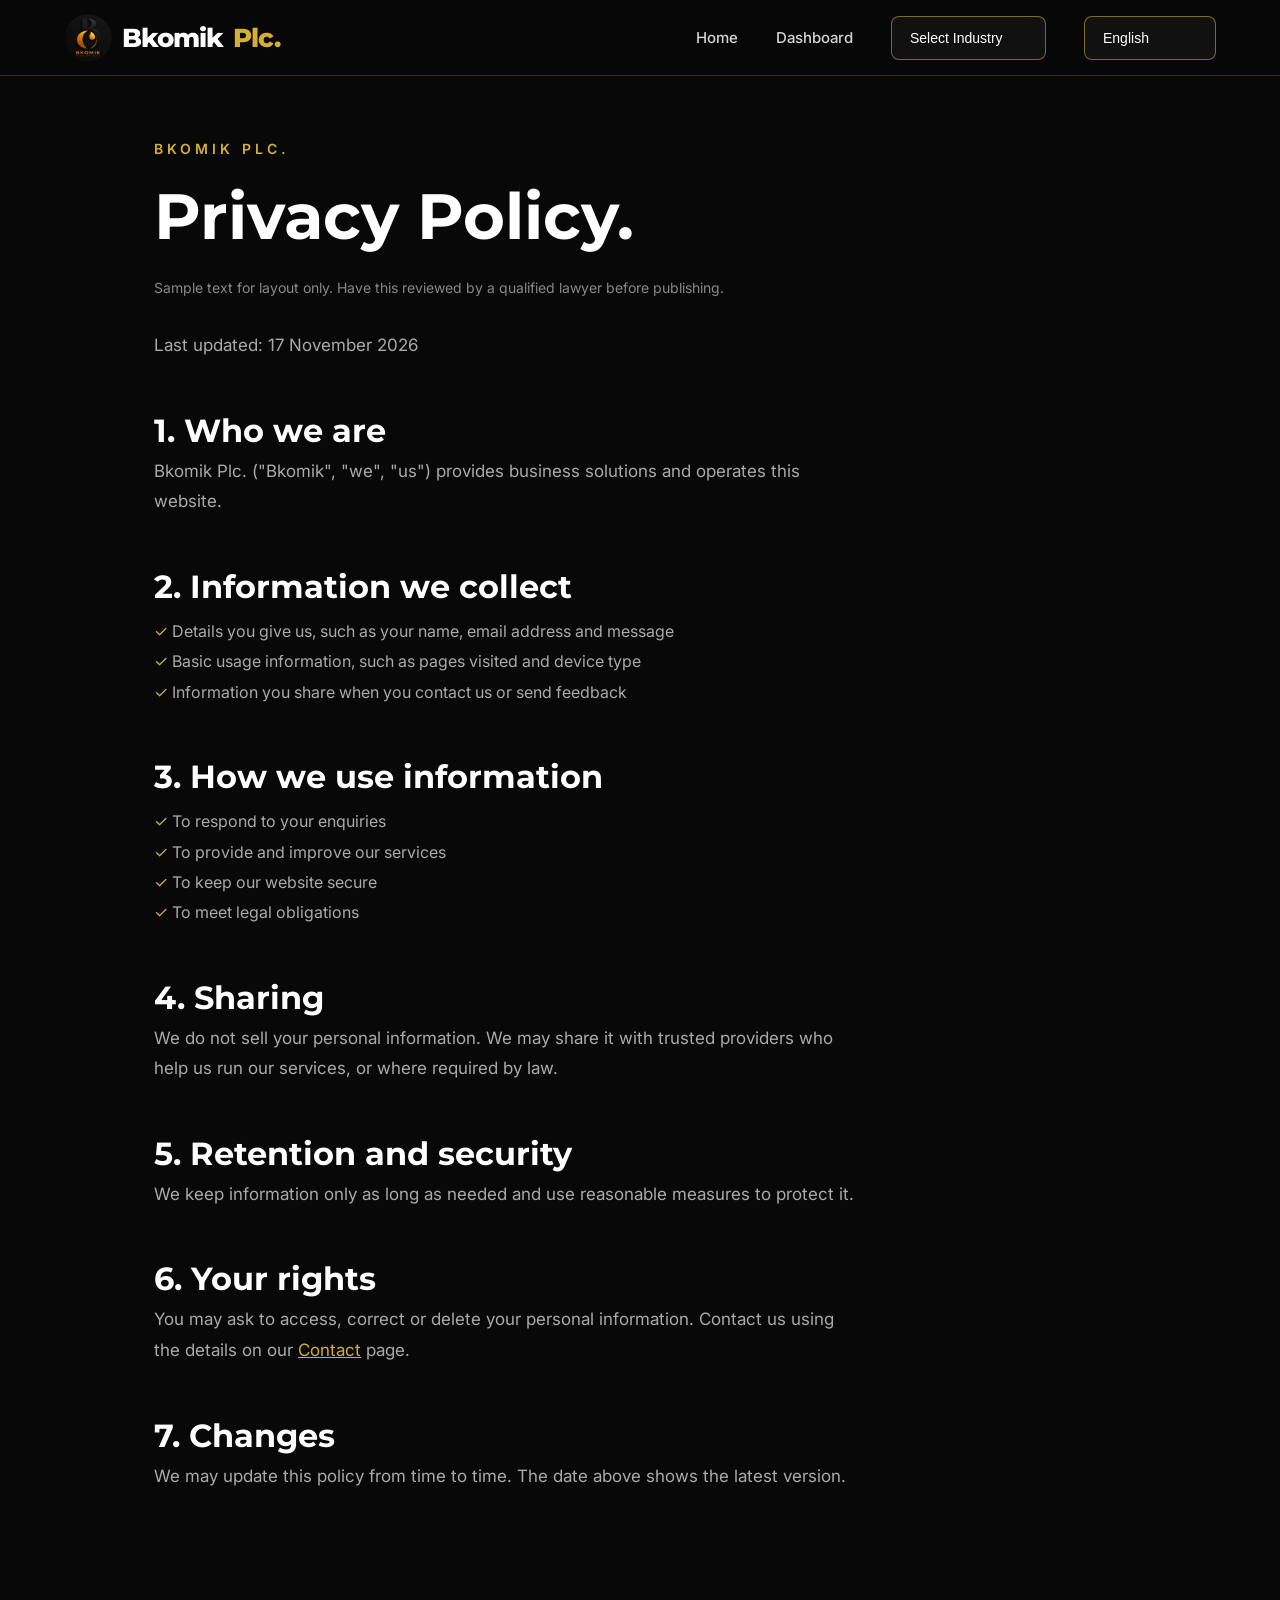
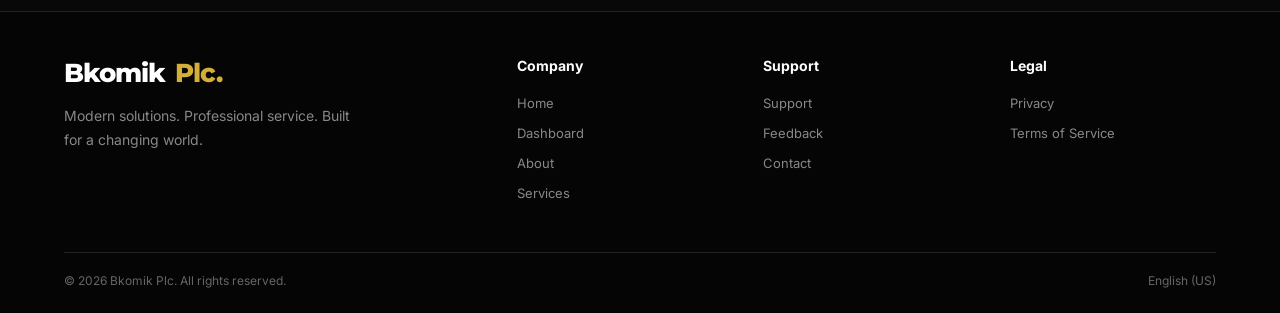
<file: privacy.html>
<!DOCTYPE html>
<html lang="en">
<head>
<meta charset="UTF-8">
<meta name="viewport" content="width=device-width, initial-scale=1.0">
<title>Privacy | Bkomik Plc.</title>
<meta name="description" content="Last updated: 17 November 2026">
<link rel="icon" type="image/png" href="[data-uri]">
<link rel="preconnect" href="https://fonts.googleapis.com">
<link rel="preconnect" href="https://fonts.gstatic.com" crossorigin>
<link href="https://fonts.googleapis.com/css2?family=Inter:wght@400;500;600;700&family=Montserrat:wght@500;600;700;800&display=swap" rel="stylesheet">
<style>
/* Fallback copy so the page still looks right where style.css cannot load. style.css (below) overrides it. */
/* =========================
           GENERAL
        ========================= */

        * {
            margin: 0;
            padding: 0;
            box-sizing: border-box;
        }

        html {
            scroll-behavior: smooth;
        }

        body {
            font-family: "Inter", sans-serif;
            background: #080808;
            color: #ffffff;
            min-height: 100vh;
        }

        a {
            text-decoration: none;
            color: inherit;
        }


        /* =========================
           NAVIGATION
        ========================= */

        .navbar {
            height: 76px;
            width: 100%;
            background: rgba(8, 8, 8, 0.95);
            border-bottom: 1px solid rgba(212, 175, 55, 0.25);

            display: flex;
            align-items: center;
            justify-content: space-between;

            padding: 0 5%;
            position: fixed;
            top: 0;
            left: 0;
            z-index: 1000;

            backdrop-filter: blur(12px);
        }

        /* Logo */

        .logo {
            display: inline-flex;
            align-items: center;
            gap: 10px;
            font-family: "Montserrat", sans-serif;
            font-size: 26px;
            font-weight: 800;
            letter-spacing: -1px;
        }

        .logo-image {
            width: 48px;
            height: 48px;
            object-fit: contain;
            display: block;
            border-radius: 50%;
        }

        .logo span {
            color: #d4af37;
        }


        /* Navigation links */

        .nav-links {
            display: flex;
            align-items: center;
            gap: 38px;
        }

        .nav-links a {
            position: relative;

            font-size: 15px;
            font-weight: 500;
            color: #d5d5d5;

            transition: 0.3s ease;
        }

        .nav-links a:hover {
            color: #d4af37;
        }

        .nav-links a::after {
            content: "";

            position: absolute;
            left: 0;
            bottom: -8px;

            width: 0;
            height: 2px;

            background: #d4af37;

            transition: 0.3s ease;
        }

        .nav-links a:hover::after {
            width: 100%;
        }


        /* Industry dropdown */

        .industry {
            position: relative;
        }

        .industry select {
            appearance: none;

            background: #111111;
            color: #ffffff;

            border: 1px solid rgba(212, 175, 55, 0.55);
            border-radius: 8px;

            padding: 13px 42px 13px 18px;

            font-size: 14px;
            font-weight: 500;

            cursor: pointer;
            outline: none;

            transition: 0.3s ease;
        }

        .industry select:hover {
            border-color: #d4af37;
            box-shadow: 0 0 18px rgba(212, 175, 55, 0.12);
        }


        /* =========================
           HERO
        ========================= */

        .hero {
            min-height: 720px;

            display: flex;
            align-items: center;

            position: relative;
            overflow: hidden;

            background:
                linear-gradient(
                    90deg,
                    rgba(0, 0, 0, 0.90) 0%,
                    rgba(0, 0, 0, 0.65) 38%,
                    rgba(0, 0, 0, 0.25) 75%,
                    rgba(0, 0, 0, 0.70) 100%
                ),
                url("car.jpg");

            background-size: cover;
            background-position: center;
        }


        /* Dark bottom fade */

        .hero::after {
            content: "";

            position: absolute;
            bottom: 0;
            left: 0;

            width: 100%;
            height: 180px;

            background: linear-gradient(
                transparent,
                #080808
            );

            pointer-events: none;
        }


        /* Hero content */

        .hero-content {
            width: 90%;
            max-width: 1200px;

            margin: 0 auto;

            padding-top: 70px;

            position: relative;
            z-index: 2;
        }

        .small-title {
            color: #d4af37;

            font-size: 14px;
            font-weight: 600;

            letter-spacing: 4px;
            text-transform: uppercase;

            margin-bottom: 20px;
        }

        .hero h1 {
            font-family: "Montserrat", sans-serif;

            font-size: clamp(45px, 6vw, 78px);

            line-height: 1.05;

            max-width: 750px;

            font-weight: 800;

            letter-spacing: -2px;

            margin-bottom: 25px;
        }

        .hero h1 span {
            color: #d4af37;
        }

        .hero p {
            max-width: 570px;

            color: #c8c8c8;

            font-size: 18px;
            line-height: 1.7;

            margin-bottom: 35px;
        }


        /* Buttons */

        .buttons {
            display: flex;
            gap: 15px;
            flex-wrap: wrap;
        }

        .btn {
            display: inline-flex;
            align-items: center;
            justify-content: center;

            min-width: 160px;

            padding: 14px 25px;

            border-radius: 7px;

            font-size: 14px;
            font-weight: 700;

            transition: 0.3s ease;
        }

        .btn-primary {
            background: #d4af37;
            color: #080808;
        }

        .btn-primary:hover {
            background: #f0cf59;

            transform: translateY(-3px);

            box-shadow:
                0 10px 30px rgba(212, 175, 55, 0.22);
        }

        .btn-secondary {
            border: 1px solid #666;
            color: #ffffff;
            background: rgba(0, 0, 0, 0.25);
        }

        .btn-secondary:hover {
            border-color: #d4af37;
            color: #d4af37;

            transform: translateY(-3px);
        }


        /* =========================
           SERVICES
        ========================= */

        .services {
            position: relative;

            padding: 80px 5% 100px;

            background: #080808;
        }

        .section-heading {
            text-align: center;

            max-width: 650px;

            margin: 0 auto 50px;
        }

        .section-heading .label {
            color: #d4af37;

            font-size: 12px;
            font-weight: 700;

            letter-spacing: 3px;
            text-transform: uppercase;

            margin-bottom: 12px;
        }

        .section-heading h2 {
            font-family: "Montserrat", sans-serif;

            font-size: 36px;

            margin-bottom: 15px;
        }

        .section-heading p {
            color: #999;
            line-height: 1.7;
        }


        /* Cards */

        .cards {
            max-width: 1200px;

            margin: auto;

            display: grid;

            grid-template-columns:
                repeat(3, 1fr);

            gap: 20px;
        }

        .card {
            background:
                linear-gradient(
                    145deg,
                    #171717,
                    #0e0e0e
                );

            border: 1px solid #262626;

            border-radius: 12px;

            padding: 30px 25px;

            min-height: 190px;

            transition: 0.35s ease;

            position: relative;
            overflow: hidden;
        }

        .card::before {
            content: "";

            position: absolute;

            left: 0;
            top: 0;

            width: 100%;
            height: 2px;

            background: #d4af37;

            transform: scaleX(0);

            transform-origin: left;

            transition: 0.35s ease;
        }

        .card:hover {
            transform: translateY(-8px);

            border-color: rgba(212, 175, 55, 0.5);

            box-shadow:
                0 15px 40px rgba(0, 0, 0, 0.5);
        }

        .card:hover::before {
            transform: scaleX(1);
        }

        .card-icon {
            font-size: 30px;
            margin-bottom: 20px;
        }

        .card h3 {
            font-family: "Montserrat", sans-serif;

            font-size: 18px;

            margin-bottom: 10px;
        }

        .card p {
            color: #999;

            font-size: 14px;

            line-height: 1.6;
        }


        /* =========================
           FOOTER
        ========================= */

        footer {
            background: #050505;

            border-top: 1px solid #222;

            padding: 45px 5% 25px;
        }

        .footer-content {
            max-width: 1200px;

            margin: auto;

            display: grid;

            grid-template-columns:
                2fr 1fr 1fr 1fr;

            gap: 40px;
        }

        .footer-brand p {
            color: #888;

            max-width: 300px;

            margin-top: 15px;

            line-height: 1.7;

            font-size: 14px;
        }

        footer h4 {
            font-size: 14px;

            margin-bottom: 18px;

            color: #ffffff;
        }

        footer ul {
            list-style: none;
        }

        footer li {
            margin-bottom: 10px;
        }

        footer li a {
            color: #888;

            font-size: 13px;

            transition: 0.3s;
        }

        footer li a:hover {
            color: #d4af37;
        }

        .copyright {
            max-width: 1200px;

            margin: 40px auto 0;

            padding-top: 20px;

            border-top: 1px solid #222;

            display: flex;

            justify-content: space-between;

            gap: 20px;

            color: #666;

            font-size: 12px;
        }


        /* =========================
           MOBILE MENU BUTTON
        ========================= */

        .menu-btn {
            display: none;

            border: none;

            background: none;

            color: white;

            font-size: 27px;

            cursor: pointer;
        }


        /* =========================
           RESPONSIVE
        ========================= */

        @media (max-width: 900px) {

            .nav-links {
                gap: 18px;
            }

            .cards {
                grid-template-columns:
                    repeat(2, 1fr);
            }

            .footer-content {
                grid-template-columns:
                    repeat(2, 1fr);
            }
        }


        @media (max-width: 650px) {

            .navbar {
                height: 68px;
            }

            .logo {
                font-size: 22px;
            }

            .logo-image {
                width: 42px;
                height: 42px;
            }

            .menu-btn {
                display: block;
            }

            .nav-links {
                display: none;
            }

            .industry {
                display: none;
            }

            .hero {
                min-height: 650px;

                background-position:
                    65% center;
            }

            .hero-content {
                padding-top: 50px;
            }

            .hero h1 {
                font-size: 43px;
                letter-spacing: -1px;
            }

            .hero p {
                font-size: 16px;
            }

            .cards {
                grid-template-columns: 1fr;
            }

            .footer-content {
                grid-template-columns: 1fr;
            }

            .copyright {
                flex-direction: column;
            }
        }


/* ===== Inner pages (moved from inline styles) ===== */
.page{min-height:100vh;padding:140px 5% 90px;max-width:1100px;margin:auto}
.page h1{font-family:"Montserrat",sans-serif;font-size:clamp(40px,6vw,64px);margin-bottom:20px}
.page h1 span{color:#d4af37}
.page p{color:#aaa;max-width:700px;line-height:1.8;font-size:17px;margin-bottom:30px}
.page-card{background:linear-gradient(145deg,#171717,#0e0e0e);border:1px solid #262626;border-radius:12px;padding:30px;margin-top:25px}

/* ===== Cards as links ===== */
a.card{display:block;color:inherit}
a.card:focus-visible,.btn:focus-visible,.nav-links a:focus-visible{outline:2px solid #d4af37;outline-offset:4px}

/* ===== Mobile menu ===== */
@media (max-width: 650px){
  .navbar.open .nav-links{
    display:flex;flex-direction:column;align-items:flex-start;gap:22px;
    position:absolute;top:68px;left:0;right:0;
    background:rgba(8,8,8,.98);padding:26px 5% 32px;
    border-bottom:1px solid rgba(212,175,55,.25);
  }
  .navbar.open .industry{display:block;width:100%}
  .navbar.open .industry select{width:100%}
}
@media (max-width: 900px){ .cards{grid-template-columns:repeat(2,1fr)} }
@media (max-width: 650px){ .cards{grid-template-columns:1fr} }

/* ===== Page content blocks ===== */
.page h2{font-family:"Montserrat",sans-serif;font-size:clamp(24px,4vw,32px);margin:50px 0 6px}
.page h3{font-family:"Montserrat",sans-serif;font-size:19px;margin-bottom:10px;color:#fff}
.page .grid{display:grid;grid-template-columns:repeat(auto-fit,minmax(240px,1fr));gap:20px;margin-top:25px}
.page .grid .page-card{margin-top:0}
.page .grid .page-card p,.page-card p{font-size:15px;margin-bottom:12px}
.page ul.list{list-style:none;color:#aaa;line-height:1.9;margin:10px 0 25px;padding:0;font-size:16px}
.page ul.list li::before{content:"\2713\00a0";color:#d4af37}
.page ul.plain{list-style:none;padding:0;margin:0}
.page ul.plain li{display:flex;justify-content:space-between;gap:12px;flex-wrap:wrap;padding:12px 0;border-bottom:1px solid #262626;color:#ddd}
.page ul.plain li:last-child{border-bottom:none}
.page ul.plain span{color:#999}
.stat{font-family:"Montserrat",sans-serif;font-size:38px;font-weight:800;color:#d4af37}
.stat-label{color:#aaa;font-size:14px}
.page a.link{color:#d4af37;text-decoration:underline}
.page .note{font-size:14px;color:#888}
.chips{display:flex;flex-wrap:wrap;gap:12px;margin:20px 0 30px}
.chips a{border:1px solid rgba(212,175,55,.55);color:#fff;border-radius:999px;padding:10px 20px;font-size:15px}
.chips a:hover{background:#d4af37;color:#111}
.page details.page-card{cursor:pointer}
.page details summary{font-weight:600;color:#fff}
.page details p{margin:14px 0 0}
.form{display:grid;gap:18px}
.form label{display:grid;gap:8px;color:#ccc;font-size:14px}
.form input,.form select,.form textarea{background:#111;border:1px solid #333;border-radius:8px;color:#fff;padding:14px;font:inherit;font-size:16px;width:100%}
.form input:focus,.form select:focus,.form textarea:focus{outline:2px solid #d4af37;border-color:transparent}
.form button{justify-self:start;border:none;cursor:pointer}


.logo{direction:ltr;unicode-bidi:isolate}
</style>
<link rel="stylesheet" href="style.css">
<script>
document.addEventListener('DOMContentLoaded', function () {
  var nav = document.querySelector('.navbar');
  var btn = document.querySelector('.menu-btn');
  if (btn && nav) {
    btn.addEventListener('click', function () {
      var open = nav.classList.toggle('open');
      btn.setAttribute('aria-expanded', open);
      btn.textContent = open ? '\u2715' : '\u2630';
    });
  }
  var sel = document.querySelector('.industry select');
  if (sel) sel.addEventListener('change', function () { if (sel.value) location.href = sel.value; });
});

</script>
</head>
<body>
<header class="navbar">
<a href="index.html" class="logo" aria-label="Bkomik Plc. home"><img class="logo-image" src="[data-uri]" alt="" width="48" height="48">Bkomik <span>Plc.</span></a>
<nav class="nav-links" aria-label="Main">
<a href="index.html">Home</a>
<a href="dashboard.html">Dashboard</a>
<div class="industry"><select aria-label="Select industry"><option value="" selected disabled>Select Industry</option><option value="automotive.html">Automotive</option><option value="business.html">Business</option><option value="technology.html">Technology</option><option value="real-estate.html">Real Estate</option><option value="finance.html">Finance</option><option value="education.html">Education</option></select></div>
<div class="industry lang"><select id="lang-select" aria-label="Language"><option value="en">English</option><option value="hi">हिन्दी (Hindi)</option><option value="zh">中文</option><option value="ja">日本語</option><option value="ar">العربية</option><option value="fr">Français</option><option value="es">Español</option><option value="de">Deutsch</option></select></div>
</nav>
<button class="menu-btn" aria-label="Toggle menu" aria-expanded="false">&#9776;</button>
</header>
<main class="page">
<div class="small-title">Bkomik Plc.</div>
<h1>Privacy Policy.</h1>
<p class="note">Sample text for layout only. Have this reviewed by a qualified lawyer before publishing.</p><p>Last updated: 17 November 2026</p><h2>1. Who we are</h2><p>Bkomik Plc. ("Bkomik", "we", "us") provides business solutions and operates this website.</p><h2>2. Information we collect</h2><ul class="list"><li>Details you give us, such as your name, email address and message</li><li>Basic usage information, such as pages visited and device type</li><li>Information you share when you contact us or send feedback</li></ul><h2>3. How we use information</h2><ul class="list"><li>To respond to your enquiries</li><li>To provide and improve our services</li><li>To keep our website secure</li><li>To meet legal obligations</li></ul><h2>4. Sharing</h2><p>We do not sell your personal information. We may share it with trusted providers who help us run our services, or where required by law.</p><h2>5. Retention and security</h2><p>We keep information only as long as needed and use reasonable measures to protect it.</p><h2>6. Your rights</h2><p>You may ask to access, correct or delete your personal information. Contact us using the details on our <a class="link" href="contact.html">Contact</a> page.</p><h2>7. Changes</h2><p>We may update this policy from time to time. The date above shows the latest version.</p>
</main>
<footer>
<div class="footer-content">
<div class="footer-brand"><a href="index.html" class="logo">Bkomik <span>Plc.</span></a><p>Modern solutions. Professional service. Built for a changing world.</p></div>
<div><h4>Company</h4><ul><li><a href="index.html">Home</a></li><li><a href="dashboard.html">Dashboard</a></li><li><a href="about.html">About</a></li><li><a href="services.html">Services</a></li></ul></div>
<div><h4>Support</h4><ul><li><a href="support.html">Support</a></li><li><a href="feedback.html">Feedback</a></li><li><a href="contact.html">Contact</a></li></ul></div>
<div><h4>Legal</h4><ul><li><a href="privacy.html">Privacy</a></li><li><a href="terms.html">Terms of Service</a></li></ul></div>
</div>
<div class="copyright"><span>&copy; 2026 Bkomik Plc. All rights reserved.</span><span>English (US)</span></div>
</footer>
<script>
(function(){
var L=['en','hi','zh','ja','ar','fr','es','de'];
var T={
'Home':['होम','首页','ホーム','الرئيسية','Accueil','Inicio','Startseite'],
'Dashboard':['डैशबोर्ड','仪表盘','ダッシュボード','لوحة التحكم','Tableau de bord','Panel','Dashboard'],
'Select Industry':['उद्योग चुनें','选择行业','業界を選択','اختر القطاع','Choisir un secteur','Elegir sector','Branche wählen'],
'Automotive':['ऑटोमोटिव','汽车','自動車','السيارات','Automobile','Automoción','Automobil'],
'Business':['व्यापार','商业','ビジネス','الأعمال','Affaires','Negocios','Unternehmen'],
'Technology':['प्रौद्योगिकी','科技','テクノロジー','التكنولوجيا','Technologie','Tecnología','Technologie'],
'Real Estate':['रियल एस्टेट','房地产','不動産','العقارات','Immobilier','Bienes raíces','Immobilien'],
'Finance':['वित्त','金融','金融','المالية','Finance','Finanzas','Finanzen'],
'Education':['शिक्षा','教育','教育','التعليم','Éducation','Educación','Bildung'],
'About':['परिचय','关于我们','会社概要','من نحن','À propos','Acerca de','Über uns'],
'Services':['सेवाएँ','服务','サービス','الخدمات','Services','Servicios','Leistungen'],
'Support':['सहायता','支持','サポート','الدعم','Assistance','Soporte','Support'],
'Feedback':['प्रतिक्रिया','反馈','フィードバック','ملاحظات','Avis','Comentarios','Feedback'],
'Contact':['संपर्क','联系我们','お問い合わせ','اتصل بنا','Contact','Contacto','Kontakt'],
'Company':['कंपनी','公司','会社','الشركة','Entreprise','Empresa','Unternehmen'],
'Legal':['कानूनी','法律信息','法的情報','قانوني','Mentions légales','Legal','Rechtliches'],
'Privacy':['गोपनीयता','隐私','プライバシー','الخصوصية','Confidentialité','Privacidad','Datenschutz'],
'Terms of Service':['सेवा की शर्तें','服务条款','利用規約','شروط الخدمة',"Conditions d'utilisation",'Términos del servicio','Nutzungsbedingungen'],
'Welcome to Bkomik':['Bkomik में आपका स्वागत है','欢迎来到 Bkomik','Bkomikへようこそ','مرحبًا بكم في Bkomik','Bienvenue chez Bkomik','Bienvenido a Bkomik','Willkommen bei Bkomik'],
'Your Business.':['आपका व्यवसाय।','您的业务。','あなたのビジネス。','عملك.','Votre entreprise.','Su negocio.','Ihr Unternehmen.'],
'Your Future.':['आपका भविष्य।','您的未来。','あなたの未来。','مستقبلك.','Votre avenir.','Su futuro.','Ihre Zukunft.'],
'We provide modern solutions designed to help businesses, professionals and industries move forward with confidence.':['हम आधुनिक समाधान प्रदान करते हैं जो व्यवसायों, पेशेवरों और उद्योगों को आत्मविश्वास के साथ आगे बढ़ने में मदद करते हैं।','我们提供现代化的解决方案，帮助企业、专业人士和各行各业充满信心地向前迈进。','企業、専門家、そして業界全体が自信を持って前進できるよう、現代的なソリューションを提供します。','نقدّم حلولًا حديثة تساعد الشركات والمهنيين والقطاعات على التقدم بثقة.','Nous proposons des solutions modernes pour aider les entreprises, les professionnels et les secteurs à avancer en toute confiance.','Ofrecemos soluciones modernas para ayudar a empresas, profesionales e industrias a avanzar con confianza.','Wir bieten moderne Lösungen, die Unternehmen, Fachleuten und Branchen helfen, selbstbewusst voranzukommen.'],
'Explore Services':['सेवाएँ देखें','探索服务','サービスを見る','استكشف الخدمات','Découvrir nos services','Explorar servicios','Leistungen entdecken'],
'Learn More':['और जानें','了解更多','詳しく見る','اعرف المزيد','En savoir plus','Más información','Mehr erfahren'],
'Our Industries':['हमारे उद्योग','我们的行业','対応業界','قطاعاتنا','Nos secteurs','Nuestros sectores','Unsere Branchen'],
'Built for Modern Business':['आधुनिक व्यवसाय के लिए बनाया गया','为现代企业打造','現代のビジネスのために','مصمم للأعمال الحديثة',"Conçu pour l'entreprise moderne",'Creado para el negocio moderno','Gemacht für moderne Unternehmen'],
'Modern solutions. Professional service. Built for a changing world.':['आधुनिक समाधान। पेशेवर सेवा। बदलती दुनिया के लिए बनाया गया।','现代化的解决方案。专业的服务。为不断变化的世界而生。','現代的なソリューション。プロフェッショナルなサービス。変化する世界のために。','حلول حديثة. خدمة احترافية. صُمّم لعالم متغيّر.','Des solutions modernes. Un service professionnel. Conçu pour un monde en mutation.','Soluciones modernas. Servicio profesional. Creado para un mundo en cambio.','Moderne Lösungen. Professioneller Service. Gemacht für eine sich wandelnde Welt.'],
'© 2026 Bkomik Plc. All rights reserved.':['© 2026 Bkomik Plc. सर्वाधिकार सुरक्षित।','© 2026 Bkomik Plc. 版权所有。','© 2026 Bkomik Plc. 無断転載を禁じます。','© 2026 Bkomik Plc. جميع الحقوق محفوظة.','© 2026 Bkomik Plc. Tous droits réservés.','© 2026 Bkomik Plc. Todos los derechos reservados.','© 2026 Bkomik Plc. Alle Rechte vorbehalten.'],
'About Bkomik':['Bkomik के बारे में','关于 Bkomik','Bkomikについて','عن Bkomik','À propos de Bkomik','Acerca de Bkomik','Über Bkomik'],
'Our Services':['हमारी सेवाएँ','我们的服务','私たちのサービス','خدماتنا','Nos services','Nuestros servicios','Unsere Leistungen'],
'Your Dashboard':['आपका डैशबोर्ड','您的仪表盘','あなたのダッシュボード','لوحة التحكم الخاصة بك','Votre tableau de bord','Su panel','Ihr Dashboard'],
'Contact Us':['हमसे संपर्क करें','联系我们','お問い合わせ','اتصل بنا','Contactez-nous','Contáctenos','Kontaktieren Sie uns'],
'Your Feedback':['आपकी प्रतिक्रिया','您的反馈','ご意見','ملاحظاتك','Vos commentaires','Sus comentarios','Ihr Feedback'],
'Support Center':['सहायता केंद्र','支持中心','サポートセンター','مركز الدعم',"Centre d'assistance",'Centro de soporte','Support-Center'],
'Privacy Policy':['गोपनीयता नीति','隐私政策','プライバシーポリシー','سياسة الخصوصية','Politique de confidentialité','Política de privacidad','Datenschutzerklärung']
};
var orig=new WeakMap(), nodes=[], sel=document.getElementById('lang-select');
function skip(n){for(var p=n.parentNode;p;p=p.parentNode){if(p.nodeType===1&&(/^(SCRIPT|STYLE|NOSCRIPT|TEXTAREA)$/.test(p.tagName)||(p.classList&&p.classList.contains('lang'))))return true}return false}
function collect(){var w=document.createTreeWalker(document.body,NodeFilter.SHOW_TEXT,null,false),n;while((n=w.nextNode())){if(n.nodeValue.trim()&&!skip(n)){orig.set(n,n.nodeValue);nodes.push(n)}}}
function norm(s){return s.replace(/\s+/g,' ').trim()}
function tr(s,i){var t=norm(s),m=T[t],end='';if(!m&&/\.$/.test(t)){m=T[t.slice(0,-1)];end=(i===1||i===2)?'。':'.'}return m?m[i]+end:null}
function apply(code){
  var i=L.indexOf(code)-1;
  nodes.forEach(function(n){var o=orig.get(n);if(i<0){n.nodeValue=o;return}var r=tr(o,i);if(r){var lead=o.match(/^\s*/)[0],trail=o.match(/\s*$/)[0];n.nodeValue=lead+r+trail}else n.nodeValue=o});
  document.documentElement.lang=code;document.documentElement.dir=code==='ar'?'rtl':'ltr';
  if(sel)sel.value=code;
}
function init(){collect();var c='en';try{c=localStorage.getItem('bkomik-lang')||'en'}catch(e){}if(L.indexOf(c)<0)c='en';if(c!=='en')apply(c);else if(sel)sel.value='en';
  if(sel)sel.addEventListener('change',function(){var c=sel.value;try{localStorage.setItem('bkomik-lang',c)}catch(e){}apply(c)});}
if(document.readyState==='loading')document.addEventListener('DOMContentLoaded',init);else init();
})();

</script>
</body>
</html>
</file>
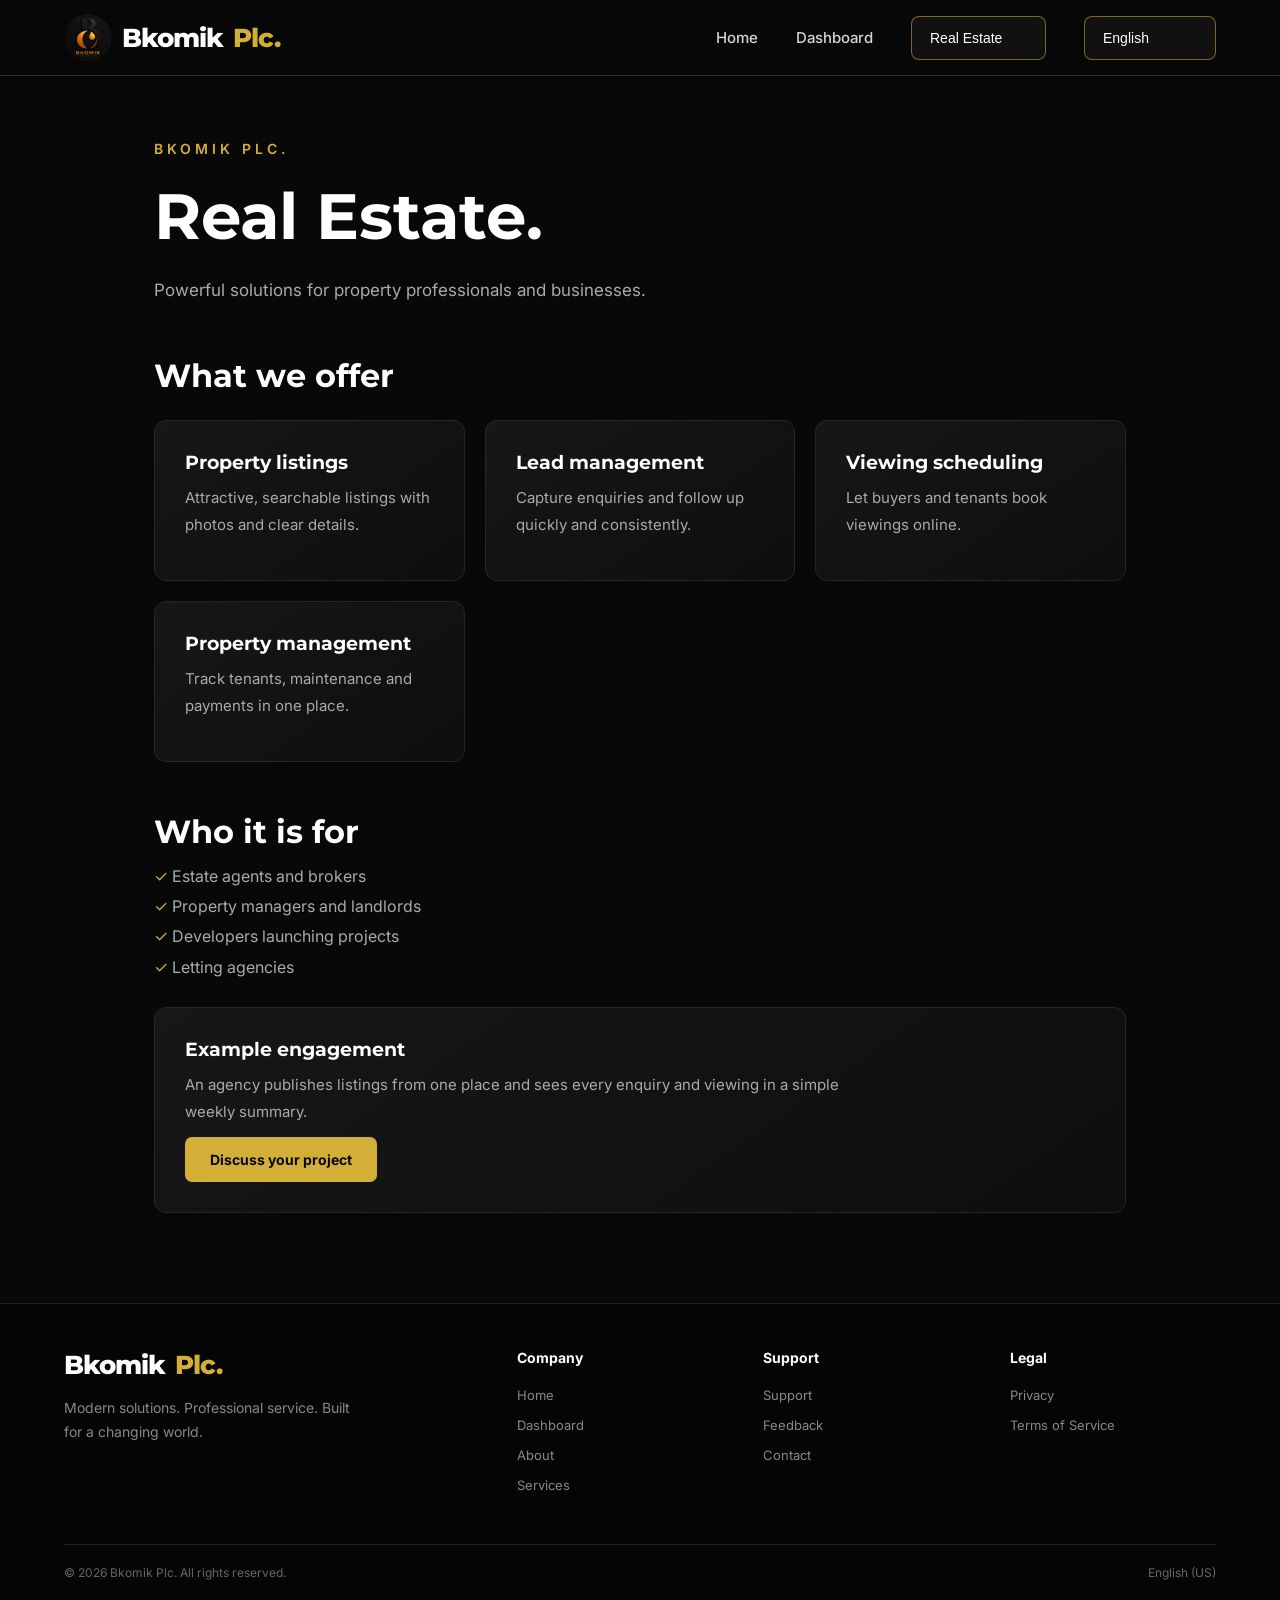
<file: real-estate.html>
<!DOCTYPE html>
<html lang="en">
<head>
<meta charset="UTF-8">
<meta name="viewport" content="width=device-width, initial-scale=1.0">
<title>Real Estate | Bkomik Plc.</title>
<meta name="description" content="Powerful solutions for property professionals and businesses.">
<link rel="icon" type="image/png" href="[data-uri]">
<link rel="preconnect" href="https://fonts.googleapis.com">
<link rel="preconnect" href="https://fonts.gstatic.com" crossorigin>
<link href="https://fonts.googleapis.com/css2?family=Inter:wght@400;500;600;700&family=Montserrat:wght@500;600;700;800&display=swap" rel="stylesheet">
<style>
/* Fallback copy so the page still looks right where style.css cannot load. style.css (below) overrides it. */
/* =========================
           GENERAL
        ========================= */

        * {
            margin: 0;
            padding: 0;
            box-sizing: border-box;
        }

        html {
            scroll-behavior: smooth;
        }

        body {
            font-family: "Inter", sans-serif;
            background: #080808;
            color: #ffffff;
            min-height: 100vh;
        }

        a {
            text-decoration: none;
            color: inherit;
        }


        /* =========================
           NAVIGATION
        ========================= */

        .navbar {
            height: 76px;
            width: 100%;
            background: rgba(8, 8, 8, 0.95);
            border-bottom: 1px solid rgba(212, 175, 55, 0.25);

            display: flex;
            align-items: center;
            justify-content: space-between;

            padding: 0 5%;
            position: fixed;
            top: 0;
            left: 0;
            z-index: 1000;

            backdrop-filter: blur(12px);
        }

        /* Logo */

        .logo {
            display: inline-flex;
            align-items: center;
            gap: 10px;
            font-family: "Montserrat", sans-serif;
            font-size: 26px;
            font-weight: 800;
            letter-spacing: -1px;
        }

        .logo-image {
            width: 48px;
            height: 48px;
            object-fit: contain;
            display: block;
            border-radius: 50%;
        }

        .logo span {
            color: #d4af37;
        }


        /* Navigation links */

        .nav-links {
            display: flex;
            align-items: center;
            gap: 38px;
        }

        .nav-links a {
            position: relative;

            font-size: 15px;
            font-weight: 500;
            color: #d5d5d5;

            transition: 0.3s ease;
        }

        .nav-links a:hover {
            color: #d4af37;
        }

        .nav-links a::after {
            content: "";

            position: absolute;
            left: 0;
            bottom: -8px;

            width: 0;
            height: 2px;

            background: #d4af37;

            transition: 0.3s ease;
        }

        .nav-links a:hover::after {
            width: 100%;
        }


        /* Industry dropdown */

        .industry {
            position: relative;
        }

        .industry select {
            appearance: none;

            background: #111111;
            color: #ffffff;

            border: 1px solid rgba(212, 175, 55, 0.55);
            border-radius: 8px;

            padding: 13px 42px 13px 18px;

            font-size: 14px;
            font-weight: 500;

            cursor: pointer;
            outline: none;

            transition: 0.3s ease;
        }

        .industry select:hover {
            border-color: #d4af37;
            box-shadow: 0 0 18px rgba(212, 175, 55, 0.12);
        }


        /* =========================
           HERO
        ========================= */

        .hero {
            min-height: 720px;

            display: flex;
            align-items: center;

            position: relative;
            overflow: hidden;

            background:
                linear-gradient(
                    90deg,
                    rgba(0, 0, 0, 0.90) 0%,
                    rgba(0, 0, 0, 0.65) 38%,
                    rgba(0, 0, 0, 0.25) 75%,
                    rgba(0, 0, 0, 0.70) 100%
                ),
                url("car.jpg");

            background-size: cover;
            background-position: center;
        }


        /* Dark bottom fade */

        .hero::after {
            content: "";

            position: absolute;
            bottom: 0;
            left: 0;

            width: 100%;
            height: 180px;

            background: linear-gradient(
                transparent,
                #080808
            );

            pointer-events: none;
        }


        /* Hero content */

        .hero-content {
            width: 90%;
            max-width: 1200px;

            margin: 0 auto;

            padding-top: 70px;

            position: relative;
            z-index: 2;
        }

        .small-title {
            color: #d4af37;

            font-size: 14px;
            font-weight: 600;

            letter-spacing: 4px;
            text-transform: uppercase;

            margin-bottom: 20px;
        }

        .hero h1 {
            font-family: "Montserrat", sans-serif;

            font-size: clamp(45px, 6vw, 78px);

            line-height: 1.05;

            max-width: 750px;

            font-weight: 800;

            letter-spacing: -2px;

            margin-bottom: 25px;
        }

        .hero h1 span {
            color: #d4af37;
        }

        .hero p {
            max-width: 570px;

            color: #c8c8c8;

            font-size: 18px;
            line-height: 1.7;

            margin-bottom: 35px;
        }


        /* Buttons */

        .buttons {
            display: flex;
            gap: 15px;
            flex-wrap: wrap;
        }

        .btn {
            display: inline-flex;
            align-items: center;
            justify-content: center;

            min-width: 160px;

            padding: 14px 25px;

            border-radius: 7px;

            font-size: 14px;
            font-weight: 700;

            transition: 0.3s ease;
        }

        .btn-primary {
            background: #d4af37;
            color: #080808;
        }

        .btn-primary:hover {
            background: #f0cf59;

            transform: translateY(-3px);

            box-shadow:
                0 10px 30px rgba(212, 175, 55, 0.22);
        }

        .btn-secondary {
            border: 1px solid #666;
            color: #ffffff;
            background: rgba(0, 0, 0, 0.25);
        }

        .btn-secondary:hover {
            border-color: #d4af37;
            color: #d4af37;

            transform: translateY(-3px);
        }


        /* =========================
           SERVICES
        ========================= */

        .services {
            position: relative;

            padding: 80px 5% 100px;

            background: #080808;
        }

        .section-heading {
            text-align: center;

            max-width: 650px;

            margin: 0 auto 50px;
        }

        .section-heading .label {
            color: #d4af37;

            font-size: 12px;
            font-weight: 700;

            letter-spacing: 3px;
            text-transform: uppercase;

            margin-bottom: 12px;
        }

        .section-heading h2 {
            font-family: "Montserrat", sans-serif;

            font-size: 36px;

            margin-bottom: 15px;
        }

        .section-heading p {
            color: #999;
            line-height: 1.7;
        }


        /* Cards */

        .cards {
            max-width: 1200px;

            margin: auto;

            display: grid;

            grid-template-columns:
                repeat(3, 1fr);

            gap: 20px;
        }

        .card {
            background:
                linear-gradient(
                    145deg,
                    #171717,
                    #0e0e0e
                );

            border: 1px solid #262626;

            border-radius: 12px;

            padding: 30px 25px;

            min-height: 190px;

            transition: 0.35s ease;

            position: relative;
            overflow: hidden;
        }

        .card::before {
            content: "";

            position: absolute;

            left: 0;
            top: 0;

            width: 100%;
            height: 2px;

            background: #d4af37;

            transform: scaleX(0);

            transform-origin: left;

            transition: 0.35s ease;
        }

        .card:hover {
            transform: translateY(-8px);

            border-color: rgba(212, 175, 55, 0.5);

            box-shadow:
                0 15px 40px rgba(0, 0, 0, 0.5);
        }

        .card:hover::before {
            transform: scaleX(1);
        }

        .card-icon {
            font-size: 30px;
            margin-bottom: 20px;
        }

        .card h3 {
            font-family: "Montserrat", sans-serif;

            font-size: 18px;

            margin-bottom: 10px;
        }

        .card p {
            color: #999;

            font-size: 14px;

            line-height: 1.6;
        }


        /* =========================
           FOOTER
        ========================= */

        footer {
            background: #050505;

            border-top: 1px solid #222;

            padding: 45px 5% 25px;
        }

        .footer-content {
            max-width: 1200px;

            margin: auto;

            display: grid;

            grid-template-columns:
                2fr 1fr 1fr 1fr;

            gap: 40px;
        }

        .footer-brand p {
            color: #888;

            max-width: 300px;

            margin-top: 15px;

            line-height: 1.7;

            font-size: 14px;
        }

        footer h4 {
            font-size: 14px;

            margin-bottom: 18px;

            color: #ffffff;
        }

        footer ul {
            list-style: none;
        }

        footer li {
            margin-bottom: 10px;
        }

        footer li a {
            color: #888;

            font-size: 13px;

            transition: 0.3s;
        }

        footer li a:hover {
            color: #d4af37;
        }

        .copyright {
            max-width: 1200px;

            margin: 40px auto 0;

            padding-top: 20px;

            border-top: 1px solid #222;

            display: flex;

            justify-content: space-between;

            gap: 20px;

            color: #666;

            font-size: 12px;
        }


        /* =========================
           MOBILE MENU BUTTON
        ========================= */

        .menu-btn {
            display: none;

            border: none;

            background: none;

            color: white;

            font-size: 27px;

            cursor: pointer;
        }


        /* =========================
           RESPONSIVE
        ========================= */

        @media (max-width: 900px) {

            .nav-links {
                gap: 18px;
            }

            .cards {
                grid-template-columns:
                    repeat(2, 1fr);
            }

            .footer-content {
                grid-template-columns:
                    repeat(2, 1fr);
            }
        }


        @media (max-width: 650px) {

            .navbar {
                height: 68px;
            }

            .logo {
                font-size: 22px;
            }

            .logo-image {
                width: 42px;
                height: 42px;
            }

            .menu-btn {
                display: block;
            }

            .nav-links {
                display: none;
            }

            .industry {
                display: none;
            }

            .hero {
                min-height: 650px;

                background-position:
                    65% center;
            }

            .hero-content {
                padding-top: 50px;
            }

            .hero h1 {
                font-size: 43px;
                letter-spacing: -1px;
            }

            .hero p {
                font-size: 16px;
            }

            .cards {
                grid-template-columns: 1fr;
            }

            .footer-content {
                grid-template-columns: 1fr;
            }

            .copyright {
                flex-direction: column;
            }
        }


/* ===== Inner pages (moved from inline styles) ===== */
.page{min-height:100vh;padding:140px 5% 90px;max-width:1100px;margin:auto}
.page h1{font-family:"Montserrat",sans-serif;font-size:clamp(40px,6vw,64px);margin-bottom:20px}
.page h1 span{color:#d4af37}
.page p{color:#aaa;max-width:700px;line-height:1.8;font-size:17px;margin-bottom:30px}
.page-card{background:linear-gradient(145deg,#171717,#0e0e0e);border:1px solid #262626;border-radius:12px;padding:30px;margin-top:25px}

/* ===== Cards as links ===== */
a.card{display:block;color:inherit}
a.card:focus-visible,.btn:focus-visible,.nav-links a:focus-visible{outline:2px solid #d4af37;outline-offset:4px}

/* ===== Mobile menu ===== */
@media (max-width: 650px){
  .navbar.open .nav-links{
    display:flex;flex-direction:column;align-items:flex-start;gap:22px;
    position:absolute;top:68px;left:0;right:0;
    background:rgba(8,8,8,.98);padding:26px 5% 32px;
    border-bottom:1px solid rgba(212,175,55,.25);
  }
  .navbar.open .industry{display:block;width:100%}
  .navbar.open .industry select{width:100%}
}
@media (max-width: 900px){ .cards{grid-template-columns:repeat(2,1fr)} }
@media (max-width: 650px){ .cards{grid-template-columns:1fr} }

/* ===== Page content blocks ===== */
.page h2{font-family:"Montserrat",sans-serif;font-size:clamp(24px,4vw,32px);margin:50px 0 6px}
.page h3{font-family:"Montserrat",sans-serif;font-size:19px;margin-bottom:10px;color:#fff}
.page .grid{display:grid;grid-template-columns:repeat(auto-fit,minmax(240px,1fr));gap:20px;margin-top:25px}
.page .grid .page-card{margin-top:0}
.page .grid .page-card p,.page-card p{font-size:15px;margin-bottom:12px}
.page ul.list{list-style:none;color:#aaa;line-height:1.9;margin:10px 0 25px;padding:0;font-size:16px}
.page ul.list li::before{content:"\2713\00a0";color:#d4af37}
.page ul.plain{list-style:none;padding:0;margin:0}
.page ul.plain li{display:flex;justify-content:space-between;gap:12px;flex-wrap:wrap;padding:12px 0;border-bottom:1px solid #262626;color:#ddd}
.page ul.plain li:last-child{border-bottom:none}
.page ul.plain span{color:#999}
.stat{font-family:"Montserrat",sans-serif;font-size:38px;font-weight:800;color:#d4af37}
.stat-label{color:#aaa;font-size:14px}
.page a.link{color:#d4af37;text-decoration:underline}
.page .note{font-size:14px;color:#888}
.chips{display:flex;flex-wrap:wrap;gap:12px;margin:20px 0 30px}
.chips a{border:1px solid rgba(212,175,55,.55);color:#fff;border-radius:999px;padding:10px 20px;font-size:15px}
.chips a:hover{background:#d4af37;color:#111}
.page details.page-card{cursor:pointer}
.page details summary{font-weight:600;color:#fff}
.page details p{margin:14px 0 0}
.form{display:grid;gap:18px}
.form label{display:grid;gap:8px;color:#ccc;font-size:14px}
.form input,.form select,.form textarea{background:#111;border:1px solid #333;border-radius:8px;color:#fff;padding:14px;font:inherit;font-size:16px;width:100%}
.form input:focus,.form select:focus,.form textarea:focus{outline:2px solid #d4af37;border-color:transparent}
.form button{justify-self:start;border:none;cursor:pointer}


.logo{direction:ltr;unicode-bidi:isolate}
</style>
<link rel="stylesheet" href="style.css">
<script>
document.addEventListener('DOMContentLoaded', function () {
  var nav = document.querySelector('.navbar');
  var btn = document.querySelector('.menu-btn');
  if (btn && nav) {
    btn.addEventListener('click', function () {
      var open = nav.classList.toggle('open');
      btn.setAttribute('aria-expanded', open);
      btn.textContent = open ? '\u2715' : '\u2630';
    });
  }
  var sel = document.querySelector('.industry select');
  if (sel) sel.addEventListener('change', function () { if (sel.value) location.href = sel.value; });
});

</script>
</head>
<body>
<header class="navbar">
<a href="index.html" class="logo" aria-label="Bkomik Plc. home"><img class="logo-image" src="[data-uri]" alt="" width="48" height="48">Bkomik <span>Plc.</span></a>
<nav class="nav-links" aria-label="Main">
<a href="index.html">Home</a>
<a href="dashboard.html">Dashboard</a>
<div class="industry"><select aria-label="Select industry"><option value="automotive.html">Automotive</option><option value="business.html">Business</option><option value="technology.html">Technology</option><option value="real-estate.html" selected>Real Estate</option><option value="finance.html">Finance</option><option value="education.html">Education</option></select></div>
<div class="industry lang"><select id="lang-select" aria-label="Language"><option value="en">English</option><option value="hi">हिन्दी (Hindi)</option><option value="zh">中文</option><option value="ja">日本語</option><option value="ar">العربية</option><option value="fr">Français</option><option value="es">Español</option><option value="de">Deutsch</option></select></div>
</nav>
<button class="menu-btn" aria-label="Toggle menu" aria-expanded="false">&#9776;</button>
</header>
<main class="page">
<div class="small-title">Bkomik Plc.</div>
<h1>Real Estate.</h1>
<p>Powerful solutions for property professionals and businesses.</p><h2>What we offer</h2><div class="grid"><div class="page-card"><h3>Property listings</h3><p>Attractive, searchable listings with photos and clear details.</p></div><div class="page-card"><h3>Lead management</h3><p>Capture enquiries and follow up quickly and consistently.</p></div><div class="page-card"><h3>Viewing scheduling</h3><p>Let buyers and tenants book viewings online.</p></div><div class="page-card"><h3>Property management</h3><p>Track tenants, maintenance and payments in one place.</p></div></div><h2>Who it is for</h2><ul class="list"><li>Estate agents and brokers</li><li>Property managers and landlords</li><li>Developers launching projects</li><li>Letting agencies</li></ul><div class="page-card"><h3>Example engagement</h3><p>An agency publishes listings from one place and sees every enquiry and viewing in a simple weekly summary.</p><a href="contact.html" class="btn btn-primary">Discuss your project</a></div>
</main>
<footer>
<div class="footer-content">
<div class="footer-brand"><a href="index.html" class="logo">Bkomik <span>Plc.</span></a><p>Modern solutions. Professional service. Built for a changing world.</p></div>
<div><h4>Company</h4><ul><li><a href="index.html">Home</a></li><li><a href="dashboard.html">Dashboard</a></li><li><a href="about.html">About</a></li><li><a href="services.html">Services</a></li></ul></div>
<div><h4>Support</h4><ul><li><a href="support.html">Support</a></li><li><a href="feedback.html">Feedback</a></li><li><a href="contact.html">Contact</a></li></ul></div>
<div><h4>Legal</h4><ul><li><a href="privacy.html">Privacy</a></li><li><a href="terms.html">Terms of Service</a></li></ul></div>
</div>
<div class="copyright"><span>&copy; 2026 Bkomik Plc. All rights reserved.</span><span>English (US)</span></div>
</footer>
<script>
(function(){
var L=['en','hi','zh','ja','ar','fr','es','de'];
var T={
'Home':['होम','首页','ホーム','الرئيسية','Accueil','Inicio','Startseite'],
'Dashboard':['डैशबोर्ड','仪表盘','ダッシュボード','لوحة التحكم','Tableau de bord','Panel','Dashboard'],
'Select Industry':['उद्योग चुनें','选择行业','業界を選択','اختر القطاع','Choisir un secteur','Elegir sector','Branche wählen'],
'Automotive':['ऑटोमोटिव','汽车','自動車','السيارات','Automobile','Automoción','Automobil'],
'Business':['व्यापार','商业','ビジネス','الأعمال','Affaires','Negocios','Unternehmen'],
'Technology':['प्रौद्योगिकी','科技','テクノロジー','التكنولوجيا','Technologie','Tecnología','Technologie'],
'Real Estate':['रियल एस्टेट','房地产','不動産','العقارات','Immobilier','Bienes raíces','Immobilien'],
'Finance':['वित्त','金融','金融','المالية','Finance','Finanzas','Finanzen'],
'Education':['शिक्षा','教育','教育','التعليم','Éducation','Educación','Bildung'],
'About':['परिचय','关于我们','会社概要','من نحن','À propos','Acerca de','Über uns'],
'Services':['सेवाएँ','服务','サービス','الخدمات','Services','Servicios','Leistungen'],
'Support':['सहायता','支持','サポート','الدعم','Assistance','Soporte','Support'],
'Feedback':['प्रतिक्रिया','反馈','フィードバック','ملاحظات','Avis','Comentarios','Feedback'],
'Contact':['संपर्क','联系我们','お問い合わせ','اتصل بنا','Contact','Contacto','Kontakt'],
'Company':['कंपनी','公司','会社','الشركة','Entreprise','Empresa','Unternehmen'],
'Legal':['कानूनी','法律信息','法的情報','قانوني','Mentions légales','Legal','Rechtliches'],
'Privacy':['गोपनीयता','隐私','プライバシー','الخصوصية','Confidentialité','Privacidad','Datenschutz'],
'Terms of Service':['सेवा की शर्तें','服务条款','利用規約','شروط الخدمة',"Conditions d'utilisation",'Términos del servicio','Nutzungsbedingungen'],
'Welcome to Bkomik':['Bkomik में आपका स्वागत है','欢迎来到 Bkomik','Bkomikへようこそ','مرحبًا بكم في Bkomik','Bienvenue chez Bkomik','Bienvenido a Bkomik','Willkommen bei Bkomik'],
'Your Business.':['आपका व्यवसाय।','您的业务。','あなたのビジネス。','عملك.','Votre entreprise.','Su negocio.','Ihr Unternehmen.'],
'Your Future.':['आपका भविष्य।','您的未来。','あなたの未来。','مستقبلك.','Votre avenir.','Su futuro.','Ihre Zukunft.'],
'We provide modern solutions designed to help businesses, professionals and industries move forward with confidence.':['हम आधुनिक समाधान प्रदान करते हैं जो व्यवसायों, पेशेवरों और उद्योगों को आत्मविश्वास के साथ आगे बढ़ने में मदद करते हैं।','我们提供现代化的解决方案，帮助企业、专业人士和各行各业充满信心地向前迈进。','企業、専門家、そして業界全体が自信を持って前進できるよう、現代的なソリューションを提供します。','نقدّم حلولًا حديثة تساعد الشركات والمهنيين والقطاعات على التقدم بثقة.','Nous proposons des solutions modernes pour aider les entreprises, les professionnels et les secteurs à avancer en toute confiance.','Ofrecemos soluciones modernas para ayudar a empresas, profesionales e industrias a avanzar con confianza.','Wir bieten moderne Lösungen, die Unternehmen, Fachleuten und Branchen helfen, selbstbewusst voranzukommen.'],
'Explore Services':['सेवाएँ देखें','探索服务','サービスを見る','استكشف الخدمات','Découvrir nos services','Explorar servicios','Leistungen entdecken'],
'Learn More':['और जानें','了解更多','詳しく見る','اعرف المزيد','En savoir plus','Más información','Mehr erfahren'],
'Our Industries':['हमारे उद्योग','我们的行业','対応業界','قطاعاتنا','Nos secteurs','Nuestros sectores','Unsere Branchen'],
'Built for Modern Business':['आधुनिक व्यवसाय के लिए बनाया गया','为现代企业打造','現代のビジネスのために','مصمم للأعمال الحديثة',"Conçu pour l'entreprise moderne",'Creado para el negocio moderno','Gemacht für moderne Unternehmen'],
'Modern solutions. Professional service. Built for a changing world.':['आधुनिक समाधान। पेशेवर सेवा। बदलती दुनिया के लिए बनाया गया।','现代化的解决方案。专业的服务。为不断变化的世界而生。','現代的なソリューション。プロフェッショナルなサービス。変化する世界のために。','حلول حديثة. خدمة احترافية. صُمّم لعالم متغيّر.','Des solutions modernes. Un service professionnel. Conçu pour un monde en mutation.','Soluciones modernas. Servicio profesional. Creado para un mundo en cambio.','Moderne Lösungen. Professioneller Service. Gemacht für eine sich wandelnde Welt.'],
'© 2026 Bkomik Plc. All rights reserved.':['© 2026 Bkomik Plc. सर्वाधिकार सुरक्षित।','© 2026 Bkomik Plc. 版权所有。','© 2026 Bkomik Plc. 無断転載を禁じます。','© 2026 Bkomik Plc. جميع الحقوق محفوظة.','© 2026 Bkomik Plc. Tous droits réservés.','© 2026 Bkomik Plc. Todos los derechos reservados.','© 2026 Bkomik Plc. Alle Rechte vorbehalten.'],
'About Bkomik':['Bkomik के बारे में','关于 Bkomik','Bkomikについて','عن Bkomik','À propos de Bkomik','Acerca de Bkomik','Über Bkomik'],
'Our Services':['हमारी सेवाएँ','我们的服务','私たちのサービス','خدماتنا','Nos services','Nuestros servicios','Unsere Leistungen'],
'Your Dashboard':['आपका डैशबोर्ड','您的仪表盘','あなたのダッシュボード','لوحة التحكم الخاصة بك','Votre tableau de bord','Su panel','Ihr Dashboard'],
'Contact Us':['हमसे संपर्क करें','联系我们','お問い合わせ','اتصل بنا','Contactez-nous','Contáctenos','Kontaktieren Sie uns'],
'Your Feedback':['आपकी प्रतिक्रिया','您的反馈','ご意見','ملاحظاتك','Vos commentaires','Sus comentarios','Ihr Feedback'],
'Support Center':['सहायता केंद्र','支持中心','サポートセンター','مركز الدعم',"Centre d'assistance",'Centro de soporte','Support-Center'],
'Privacy Policy':['गोपनीयता नीति','隐私政策','プライバシーポリシー','سياسة الخصوصية','Politique de confidentialité','Política de privacidad','Datenschutzerklärung']
};
var orig=new WeakMap(), nodes=[], sel=document.getElementById('lang-select');
function skip(n){for(var p=n.parentNode;p;p=p.parentNode){if(p.nodeType===1&&(/^(SCRIPT|STYLE|NOSCRIPT|TEXTAREA)$/.test(p.tagName)||(p.classList&&p.classList.contains('lang'))))return true}return false}
function collect(){var w=document.createTreeWalker(document.body,NodeFilter.SHOW_TEXT,null,false),n;while((n=w.nextNode())){if(n.nodeValue.trim()&&!skip(n)){orig.set(n,n.nodeValue);nodes.push(n)}}}
function norm(s){return s.replace(/\s+/g,' ').trim()}
function tr(s,i){var t=norm(s),m=T[t],end='';if(!m&&/\.$/.test(t)){m=T[t.slice(0,-1)];end=(i===1||i===2)?'。':'.'}return m?m[i]+end:null}
function apply(code){
  var i=L.indexOf(code)-1;
  nodes.forEach(function(n){var o=orig.get(n);if(i<0){n.nodeValue=o;return}var r=tr(o,i);if(r){var lead=o.match(/^\s*/)[0],trail=o.match(/\s*$/)[0];n.nodeValue=lead+r+trail}else n.nodeValue=o});
  document.documentElement.lang=code;document.documentElement.dir=code==='ar'?'rtl':'ltr';
  if(sel)sel.value=code;
}
function init(){collect();var c='en';try{c=localStorage.getItem('bkomik-lang')||'en'}catch(e){}if(L.indexOf(c)<0)c='en';if(c!=='en')apply(c);else if(sel)sel.value='en';
  if(sel)sel.addEventListener('change',function(){var c=sel.value;try{localStorage.setItem('bkomik-lang',c)}catch(e){}apply(c)});}
if(document.readyState==='loading')document.addEventListener('DOMContentLoaded',init);else init();
})();

</script>
</body>
</html>
</file>
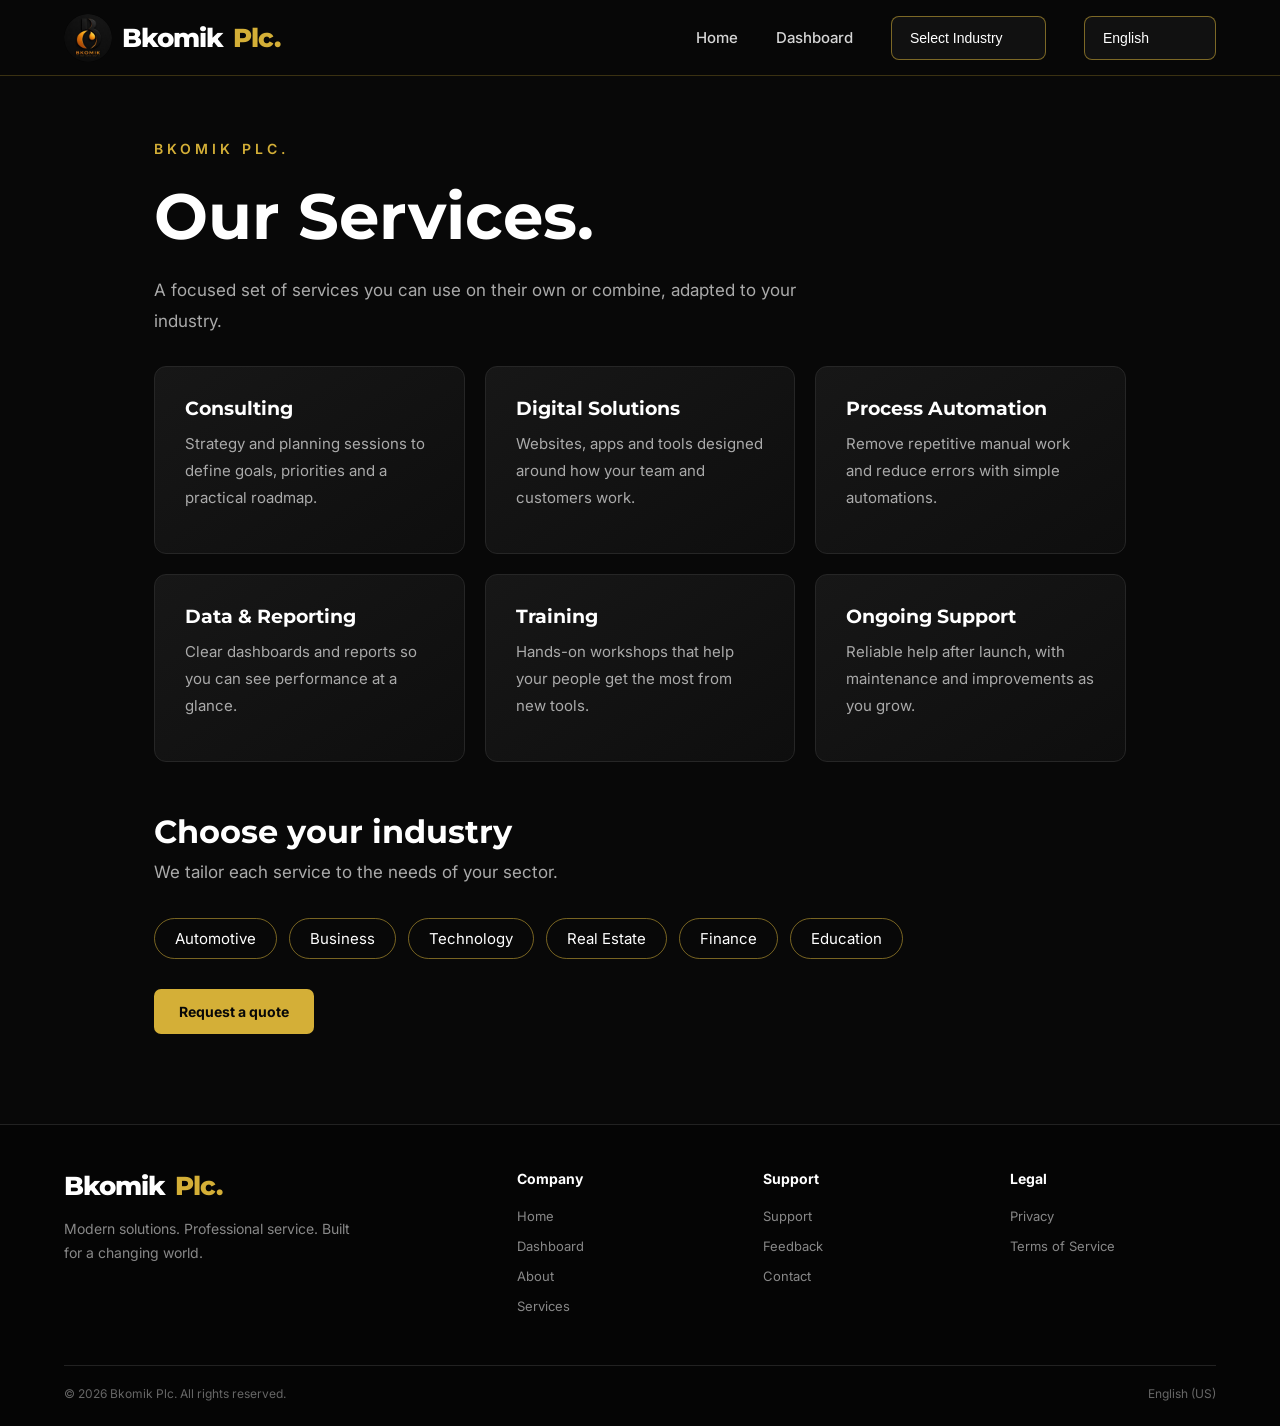
<file: services.html>
<!DOCTYPE html>
<html lang="en">
<head>
<meta charset="UTF-8">
<meta name="viewport" content="width=device-width, initial-scale=1.0">
<title>Services | Bkomik Plc.</title>
<meta name="description" content="A focused set of services you can use on their own or combine, adapted to your industry.">
<link rel="icon" type="image/png" href="[data-uri]">
<link rel="preconnect" href="https://fonts.googleapis.com">
<link rel="preconnect" href="https://fonts.gstatic.com" crossorigin>
<link href="https://fonts.googleapis.com/css2?family=Inter:wght@400;500;600;700&family=Montserrat:wght@500;600;700;800&display=swap" rel="stylesheet">
<style>
/* Fallback copy so the page still looks right where style.css cannot load. style.css (below) overrides it. */
/* =========================
           GENERAL
        ========================= */

        * {
            margin: 0;
            padding: 0;
            box-sizing: border-box;
        }

        html {
            scroll-behavior: smooth;
        }

        body {
            font-family: "Inter", sans-serif;
            background: #080808;
            color: #ffffff;
            min-height: 100vh;
        }

        a {
            text-decoration: none;
            color: inherit;
        }


        /* =========================
           NAVIGATION
        ========================= */

        .navbar {
            height: 76px;
            width: 100%;
            background: rgba(8, 8, 8, 0.95);
            border-bottom: 1px solid rgba(212, 175, 55, 0.25);

            display: flex;
            align-items: center;
            justify-content: space-between;

            padding: 0 5%;
            position: fixed;
            top: 0;
            left: 0;
            z-index: 1000;

            backdrop-filter: blur(12px);
        }

        /* Logo */

        .logo {
            display: inline-flex;
            align-items: center;
            gap: 10px;
            font-family: "Montserrat", sans-serif;
            font-size: 26px;
            font-weight: 800;
            letter-spacing: -1px;
        }

        .logo-image {
            width: 48px;
            height: 48px;
            object-fit: contain;
            display: block;
            border-radius: 50%;
        }

        .logo span {
            color: #d4af37;
        }


        /* Navigation links */

        .nav-links {
            display: flex;
            align-items: center;
            gap: 38px;
        }

        .nav-links a {
            position: relative;

            font-size: 15px;
            font-weight: 500;
            color: #d5d5d5;

            transition: 0.3s ease;
        }

        .nav-links a:hover {
            color: #d4af37;
        }

        .nav-links a::after {
            content: "";

            position: absolute;
            left: 0;
            bottom: -8px;

            width: 0;
            height: 2px;

            background: #d4af37;

            transition: 0.3s ease;
        }

        .nav-links a:hover::after {
            width: 100%;
        }


        /* Industry dropdown */

        .industry {
            position: relative;
        }

        .industry select {
            appearance: none;

            background: #111111;
            color: #ffffff;

            border: 1px solid rgba(212, 175, 55, 0.55);
            border-radius: 8px;

            padding: 13px 42px 13px 18px;

            font-size: 14px;
            font-weight: 500;

            cursor: pointer;
            outline: none;

            transition: 0.3s ease;
        }

        .industry select:hover {
            border-color: #d4af37;
            box-shadow: 0 0 18px rgba(212, 175, 55, 0.12);
        }


        /* =========================
           HERO
        ========================= */

        .hero {
            min-height: 720px;

            display: flex;
            align-items: center;

            position: relative;
            overflow: hidden;

            background:
                linear-gradient(
                    90deg,
                    rgba(0, 0, 0, 0.90) 0%,
                    rgba(0, 0, 0, 0.65) 38%,
                    rgba(0, 0, 0, 0.25) 75%,
                    rgba(0, 0, 0, 0.70) 100%
                ),
                url("car.jpg");

            background-size: cover;
            background-position: center;
        }


        /* Dark bottom fade */

        .hero::after {
            content: "";

            position: absolute;
            bottom: 0;
            left: 0;

            width: 100%;
            height: 180px;

            background: linear-gradient(
                transparent,
                #080808
            );

            pointer-events: none;
        }


        /* Hero content */

        .hero-content {
            width: 90%;
            max-width: 1200px;

            margin: 0 auto;

            padding-top: 70px;

            position: relative;
            z-index: 2;
        }

        .small-title {
            color: #d4af37;

            font-size: 14px;
            font-weight: 600;

            letter-spacing: 4px;
            text-transform: uppercase;

            margin-bottom: 20px;
        }

        .hero h1 {
            font-family: "Montserrat", sans-serif;

            font-size: clamp(45px, 6vw, 78px);

            line-height: 1.05;

            max-width: 750px;

            font-weight: 800;

            letter-spacing: -2px;

            margin-bottom: 25px;
        }

        .hero h1 span {
            color: #d4af37;
        }

        .hero p {
            max-width: 570px;

            color: #c8c8c8;

            font-size: 18px;
            line-height: 1.7;

            margin-bottom: 35px;
        }


        /* Buttons */

        .buttons {
            display: flex;
            gap: 15px;
            flex-wrap: wrap;
        }

        .btn {
            display: inline-flex;
            align-items: center;
            justify-content: center;

            min-width: 160px;

            padding: 14px 25px;

            border-radius: 7px;

            font-size: 14px;
            font-weight: 700;

            transition: 0.3s ease;
        }

        .btn-primary {
            background: #d4af37;
            color: #080808;
        }

        .btn-primary:hover {
            background: #f0cf59;

            transform: translateY(-3px);

            box-shadow:
                0 10px 30px rgba(212, 175, 55, 0.22);
        }

        .btn-secondary {
            border: 1px solid #666;
            color: #ffffff;
            background: rgba(0, 0, 0, 0.25);
        }

        .btn-secondary:hover {
            border-color: #d4af37;
            color: #d4af37;

            transform: translateY(-3px);
        }


        /* =========================
           SERVICES
        ========================= */

        .services {
            position: relative;

            padding: 80px 5% 100px;

            background: #080808;
        }

        .section-heading {
            text-align: center;

            max-width: 650px;

            margin: 0 auto 50px;
        }

        .section-heading .label {
            color: #d4af37;

            font-size: 12px;
            font-weight: 700;

            letter-spacing: 3px;
            text-transform: uppercase;

            margin-bottom: 12px;
        }

        .section-heading h2 {
            font-family: "Montserrat", sans-serif;

            font-size: 36px;

            margin-bottom: 15px;
        }

        .section-heading p {
            color: #999;
            line-height: 1.7;
        }


        /* Cards */

        .cards {
            max-width: 1200px;

            margin: auto;

            display: grid;

            grid-template-columns:
                repeat(3, 1fr);

            gap: 20px;
        }

        .card {
            background:
                linear-gradient(
                    145deg,
                    #171717,
                    #0e0e0e
                );

            border: 1px solid #262626;

            border-radius: 12px;

            padding: 30px 25px;

            min-height: 190px;

            transition: 0.35s ease;

            position: relative;
            overflow: hidden;
        }

        .card::before {
            content: "";

            position: absolute;

            left: 0;
            top: 0;

            width: 100%;
            height: 2px;

            background: #d4af37;

            transform: scaleX(0);

            transform-origin: left;

            transition: 0.35s ease;
        }

        .card:hover {
            transform: translateY(-8px);

            border-color: rgba(212, 175, 55, 0.5);

            box-shadow:
                0 15px 40px rgba(0, 0, 0, 0.5);
        }

        .card:hover::before {
            transform: scaleX(1);
        }

        .card-icon {
            font-size: 30px;
            margin-bottom: 20px;
        }

        .card h3 {
            font-family: "Montserrat", sans-serif;

            font-size: 18px;

            margin-bottom: 10px;
        }

        .card p {
            color: #999;

            font-size: 14px;

            line-height: 1.6;
        }


        /* =========================
           FOOTER
        ========================= */

        footer {
            background: #050505;

            border-top: 1px solid #222;

            padding: 45px 5% 25px;
        }

        .footer-content {
            max-width: 1200px;

            margin: auto;

            display: grid;

            grid-template-columns:
                2fr 1fr 1fr 1fr;

            gap: 40px;
        }

        .footer-brand p {
            color: #888;

            max-width: 300px;

            margin-top: 15px;

            line-height: 1.7;

            font-size: 14px;
        }

        footer h4 {
            font-size: 14px;

            margin-bottom: 18px;

            color: #ffffff;
        }

        footer ul {
            list-style: none;
        }

        footer li {
            margin-bottom: 10px;
        }

        footer li a {
            color: #888;

            font-size: 13px;

            transition: 0.3s;
        }

        footer li a:hover {
            color: #d4af37;
        }

        .copyright {
            max-width: 1200px;

            margin: 40px auto 0;

            padding-top: 20px;

            border-top: 1px solid #222;

            display: flex;

            justify-content: space-between;

            gap: 20px;

            color: #666;

            font-size: 12px;
        }


        /* =========================
           MOBILE MENU BUTTON
        ========================= */

        .menu-btn {
            display: none;

            border: none;

            background: none;

            color: white;

            font-size: 27px;

            cursor: pointer;
        }


        /* =========================
           RESPONSIVE
        ========================= */

        @media (max-width: 900px) {

            .nav-links {
                gap: 18px;
            }

            .cards {
                grid-template-columns:
                    repeat(2, 1fr);
            }

            .footer-content {
                grid-template-columns:
                    repeat(2, 1fr);
            }
        }


        @media (max-width: 650px) {

            .navbar {
                height: 68px;
            }

            .logo {
                font-size: 22px;
            }

            .logo-image {
                width: 42px;
                height: 42px;
            }

            .menu-btn {
                display: block;
            }

            .nav-links {
                display: none;
            }

            .industry {
                display: none;
            }

            .hero {
                min-height: 650px;

                background-position:
                    65% center;
            }

            .hero-content {
                padding-top: 50px;
            }

            .hero h1 {
                font-size: 43px;
                letter-spacing: -1px;
            }

            .hero p {
                font-size: 16px;
            }

            .cards {
                grid-template-columns: 1fr;
            }

            .footer-content {
                grid-template-columns: 1fr;
            }

            .copyright {
                flex-direction: column;
            }
        }


/* ===== Inner pages (moved from inline styles) ===== */
.page{min-height:100vh;padding:140px 5% 90px;max-width:1100px;margin:auto}
.page h1{font-family:"Montserrat",sans-serif;font-size:clamp(40px,6vw,64px);margin-bottom:20px}
.page h1 span{color:#d4af37}
.page p{color:#aaa;max-width:700px;line-height:1.8;font-size:17px;margin-bottom:30px}
.page-card{background:linear-gradient(145deg,#171717,#0e0e0e);border:1px solid #262626;border-radius:12px;padding:30px;margin-top:25px}

/* ===== Cards as links ===== */
a.card{display:block;color:inherit}
a.card:focus-visible,.btn:focus-visible,.nav-links a:focus-visible{outline:2px solid #d4af37;outline-offset:4px}

/* ===== Mobile menu ===== */
@media (max-width: 650px){
  .navbar.open .nav-links{
    display:flex;flex-direction:column;align-items:flex-start;gap:22px;
    position:absolute;top:68px;left:0;right:0;
    background:rgba(8,8,8,.98);padding:26px 5% 32px;
    border-bottom:1px solid rgba(212,175,55,.25);
  }
  .navbar.open .industry{display:block;width:100%}
  .navbar.open .industry select{width:100%}
}
@media (max-width: 900px){ .cards{grid-template-columns:repeat(2,1fr)} }
@media (max-width: 650px){ .cards{grid-template-columns:1fr} }

/* ===== Page content blocks ===== */
.page h2{font-family:"Montserrat",sans-serif;font-size:clamp(24px,4vw,32px);margin:50px 0 6px}
.page h3{font-family:"Montserrat",sans-serif;font-size:19px;margin-bottom:10px;color:#fff}
.page .grid{display:grid;grid-template-columns:repeat(auto-fit,minmax(240px,1fr));gap:20px;margin-top:25px}
.page .grid .page-card{margin-top:0}
.page .grid .page-card p,.page-card p{font-size:15px;margin-bottom:12px}
.page ul.list{list-style:none;color:#aaa;line-height:1.9;margin:10px 0 25px;padding:0;font-size:16px}
.page ul.list li::before{content:"\2713\00a0";color:#d4af37}
.page ul.plain{list-style:none;padding:0;margin:0}
.page ul.plain li{display:flex;justify-content:space-between;gap:12px;flex-wrap:wrap;padding:12px 0;border-bottom:1px solid #262626;color:#ddd}
.page ul.plain li:last-child{border-bottom:none}
.page ul.plain span{color:#999}
.stat{font-family:"Montserrat",sans-serif;font-size:38px;font-weight:800;color:#d4af37}
.stat-label{color:#aaa;font-size:14px}
.page a.link{color:#d4af37;text-decoration:underline}
.page .note{font-size:14px;color:#888}
.chips{display:flex;flex-wrap:wrap;gap:12px;margin:20px 0 30px}
.chips a{border:1px solid rgba(212,175,55,.55);color:#fff;border-radius:999px;padding:10px 20px;font-size:15px}
.chips a:hover{background:#d4af37;color:#111}
.page details.page-card{cursor:pointer}
.page details summary{font-weight:600;color:#fff}
.page details p{margin:14px 0 0}
.form{display:grid;gap:18px}
.form label{display:grid;gap:8px;color:#ccc;font-size:14px}
.form input,.form select,.form textarea{background:#111;border:1px solid #333;border-radius:8px;color:#fff;padding:14px;font:inherit;font-size:16px;width:100%}
.form input:focus,.form select:focus,.form textarea:focus{outline:2px solid #d4af37;border-color:transparent}
.form button{justify-self:start;border:none;cursor:pointer}


.logo{direction:ltr;unicode-bidi:isolate}
</style>
<link rel="stylesheet" href="style.css">
<script>
document.addEventListener('DOMContentLoaded', function () {
  var nav = document.querySelector('.navbar');
  var btn = document.querySelector('.menu-btn');
  if (btn && nav) {
    btn.addEventListener('click', function () {
      var open = nav.classList.toggle('open');
      btn.setAttribute('aria-expanded', open);
      btn.textContent = open ? '\u2715' : '\u2630';
    });
  }
  var sel = document.querySelector('.industry select');
  if (sel) sel.addEventListener('change', function () { if (sel.value) location.href = sel.value; });
});

</script>
</head>
<body>
<header class="navbar">
<a href="index.html" class="logo" aria-label="Bkomik Plc. home"><img class="logo-image" src="[data-uri]" alt="" width="48" height="48">Bkomik <span>Plc.</span></a>
<nav class="nav-links" aria-label="Main">
<a href="index.html">Home</a>
<a href="dashboard.html">Dashboard</a>
<div class="industry"><select aria-label="Select industry"><option value="" selected disabled>Select Industry</option><option value="automotive.html">Automotive</option><option value="business.html">Business</option><option value="technology.html">Technology</option><option value="real-estate.html">Real Estate</option><option value="finance.html">Finance</option><option value="education.html">Education</option></select></div>
<div class="industry lang"><select id="lang-select" aria-label="Language"><option value="en">English</option><option value="hi">हिन्दी (Hindi)</option><option value="zh">中文</option><option value="ja">日本語</option><option value="ar">العربية</option><option value="fr">Français</option><option value="es">Español</option><option value="de">Deutsch</option></select></div>
</nav>
<button class="menu-btn" aria-label="Toggle menu" aria-expanded="false">&#9776;</button>
</header>
<main class="page">
<div class="small-title">Bkomik Plc.</div>
<h1>Our Services.</h1>
<p>A focused set of services you can use on their own or combine, adapted to your industry.</p><div class="grid"><div class="page-card"><h3>Consulting</h3><p>Strategy and planning sessions to define goals, priorities and a practical roadmap.</p></div><div class="page-card"><h3>Digital Solutions</h3><p>Websites, apps and tools designed around how your team and customers work.</p></div><div class="page-card"><h3>Process Automation</h3><p>Remove repetitive manual work and reduce errors with simple automations.</p></div><div class="page-card"><h3>Data &amp; Reporting</h3><p>Clear dashboards and reports so you can see performance at a glance.</p></div><div class="page-card"><h3>Training</h3><p>Hands-on workshops that help your people get the most from new tools.</p></div><div class="page-card"><h3>Ongoing Support</h3><p>Reliable help after launch, with maintenance and improvements as you grow.</p></div></div><h2>Choose your industry</h2><p>We tailor each service to the needs of your sector.</p><div class="chips"><a href="automotive.html">Automotive</a><a href="business.html">Business</a><a href="technology.html">Technology</a><a href="real-estate.html">Real Estate</a><a href="finance.html">Finance</a><a href="education.html">Education</a></div><a href="contact.html" class="btn btn-primary">Request a quote</a>
</main>
<footer>
<div class="footer-content">
<div class="footer-brand"><a href="index.html" class="logo">Bkomik <span>Plc.</span></a><p>Modern solutions. Professional service. Built for a changing world.</p></div>
<div><h4>Company</h4><ul><li><a href="index.html">Home</a></li><li><a href="dashboard.html">Dashboard</a></li><li><a href="about.html">About</a></li><li><a href="services.html">Services</a></li></ul></div>
<div><h4>Support</h4><ul><li><a href="support.html">Support</a></li><li><a href="feedback.html">Feedback</a></li><li><a href="contact.html">Contact</a></li></ul></div>
<div><h4>Legal</h4><ul><li><a href="privacy.html">Privacy</a></li><li><a href="terms.html">Terms of Service</a></li></ul></div>
</div>
<div class="copyright"><span>&copy; 2026 Bkomik Plc. All rights reserved.</span><span>English (US)</span></div>
</footer>
<script>
(function(){
var L=['en','hi','zh','ja','ar','fr','es','de'];
var T={
'Home':['होम','首页','ホーム','الرئيسية','Accueil','Inicio','Startseite'],
'Dashboard':['डैशबोर्ड','仪表盘','ダッシュボード','لوحة التحكم','Tableau de bord','Panel','Dashboard'],
'Select Industry':['उद्योग चुनें','选择行业','業界を選択','اختر القطاع','Choisir un secteur','Elegir sector','Branche wählen'],
'Automotive':['ऑटोमोटिव','汽车','自動車','السيارات','Automobile','Automoción','Automobil'],
'Business':['व्यापार','商业','ビジネス','الأعمال','Affaires','Negocios','Unternehmen'],
'Technology':['प्रौद्योगिकी','科技','テクノロジー','التكنولوجيا','Technologie','Tecnología','Technologie'],
'Real Estate':['रियल एस्टेट','房地产','不動産','العقارات','Immobilier','Bienes raíces','Immobilien'],
'Finance':['वित्त','金融','金融','المالية','Finance','Finanzas','Finanzen'],
'Education':['शिक्षा','教育','教育','التعليم','Éducation','Educación','Bildung'],
'About':['परिचय','关于我们','会社概要','من نحن','À propos','Acerca de','Über uns'],
'Services':['सेवाएँ','服务','サービス','الخدمات','Services','Servicios','Leistungen'],
'Support':['सहायता','支持','サポート','الدعم','Assistance','Soporte','Support'],
'Feedback':['प्रतिक्रिया','反馈','フィードバック','ملاحظات','Avis','Comentarios','Feedback'],
'Contact':['संपर्क','联系我们','お問い合わせ','اتصل بنا','Contact','Contacto','Kontakt'],
'Company':['कंपनी','公司','会社','الشركة','Entreprise','Empresa','Unternehmen'],
'Legal':['कानूनी','法律信息','法的情報','قانوني','Mentions légales','Legal','Rechtliches'],
'Privacy':['गोपनीयता','隐私','プライバシー','الخصوصية','Confidentialité','Privacidad','Datenschutz'],
'Terms of Service':['सेवा की शर्तें','服务条款','利用規約','شروط الخدمة',"Conditions d'utilisation",'Términos del servicio','Nutzungsbedingungen'],
'Welcome to Bkomik':['Bkomik में आपका स्वागत है','欢迎来到 Bkomik','Bkomikへようこそ','مرحبًا بكم في Bkomik','Bienvenue chez Bkomik','Bienvenido a Bkomik','Willkommen bei Bkomik'],
'Your Business.':['आपका व्यवसाय।','您的业务。','あなたのビジネス。','عملك.','Votre entreprise.','Su negocio.','Ihr Unternehmen.'],
'Your Future.':['आपका भविष्य।','您的未来。','あなたの未来。','مستقبلك.','Votre avenir.','Su futuro.','Ihre Zukunft.'],
'We provide modern solutions designed to help businesses, professionals and industries move forward with confidence.':['हम आधुनिक समाधान प्रदान करते हैं जो व्यवसायों, पेशेवरों और उद्योगों को आत्मविश्वास के साथ आगे बढ़ने में मदद करते हैं।','我们提供现代化的解决方案，帮助企业、专业人士和各行各业充满信心地向前迈进。','企業、専門家、そして業界全体が自信を持って前進できるよう、現代的なソリューションを提供します。','نقدّم حلولًا حديثة تساعد الشركات والمهنيين والقطاعات على التقدم بثقة.','Nous proposons des solutions modernes pour aider les entreprises, les professionnels et les secteurs à avancer en toute confiance.','Ofrecemos soluciones modernas para ayudar a empresas, profesionales e industrias a avanzar con confianza.','Wir bieten moderne Lösungen, die Unternehmen, Fachleuten und Branchen helfen, selbstbewusst voranzukommen.'],
'Explore Services':['सेवाएँ देखें','探索服务','サービスを見る','استكشف الخدمات','Découvrir nos services','Explorar servicios','Leistungen entdecken'],
'Learn More':['और जानें','了解更多','詳しく見る','اعرف المزيد','En savoir plus','Más información','Mehr erfahren'],
'Our Industries':['हमारे उद्योग','我们的行业','対応業界','قطاعاتنا','Nos secteurs','Nuestros sectores','Unsere Branchen'],
'Built for Modern Business':['आधुनिक व्यवसाय के लिए बनाया गया','为现代企业打造','現代のビジネスのために','مصمم للأعمال الحديثة',"Conçu pour l'entreprise moderne",'Creado para el negocio moderno','Gemacht für moderne Unternehmen'],
'Modern solutions. Professional service. Built for a changing world.':['आधुनिक समाधान। पेशेवर सेवा। बदलती दुनिया के लिए बनाया गया।','现代化的解决方案。专业的服务。为不断变化的世界而生。','現代的なソリューション。プロフェッショナルなサービス。変化する世界のために。','حلول حديثة. خدمة احترافية. صُمّم لعالم متغيّر.','Des solutions modernes. Un service professionnel. Conçu pour un monde en mutation.','Soluciones modernas. Servicio profesional. Creado para un mundo en cambio.','Moderne Lösungen. Professioneller Service. Gemacht für eine sich wandelnde Welt.'],
'© 2026 Bkomik Plc. All rights reserved.':['© 2026 Bkomik Plc. सर्वाधिकार सुरक्षित।','© 2026 Bkomik Plc. 版权所有。','© 2026 Bkomik Plc. 無断転載を禁じます。','© 2026 Bkomik Plc. جميع الحقوق محفوظة.','© 2026 Bkomik Plc. Tous droits réservés.','© 2026 Bkomik Plc. Todos los derechos reservados.','© 2026 Bkomik Plc. Alle Rechte vorbehalten.'],
'About Bkomik':['Bkomik के बारे में','关于 Bkomik','Bkomikについて','عن Bkomik','À propos de Bkomik','Acerca de Bkomik','Über Bkomik'],
'Our Services':['हमारी सेवाएँ','我们的服务','私たちのサービス','خدماتنا','Nos services','Nuestros servicios','Unsere Leistungen'],
'Your Dashboard':['आपका डैशबोर्ड','您的仪表盘','あなたのダッシュボード','لوحة التحكم الخاصة بك','Votre tableau de bord','Su panel','Ihr Dashboard'],
'Contact Us':['हमसे संपर्क करें','联系我们','お問い合わせ','اتصل بنا','Contactez-nous','Contáctenos','Kontaktieren Sie uns'],
'Your Feedback':['आपकी प्रतिक्रिया','您的反馈','ご意見','ملاحظاتك','Vos commentaires','Sus comentarios','Ihr Feedback'],
'Support Center':['सहायता केंद्र','支持中心','サポートセンター','مركز الدعم',"Centre d'assistance",'Centro de soporte','Support-Center'],
'Privacy Policy':['गोपनीयता नीति','隐私政策','プライバシーポリシー','سياسة الخصوصية','Politique de confidentialité','Política de privacidad','Datenschutzerklärung']
};
var orig=new WeakMap(), nodes=[], sel=document.getElementById('lang-select');
function skip(n){for(var p=n.parentNode;p;p=p.parentNode){if(p.nodeType===1&&(/^(SCRIPT|STYLE|NOSCRIPT|TEXTAREA)$/.test(p.tagName)||(p.classList&&p.classList.contains('lang'))))return true}return false}
function collect(){var w=document.createTreeWalker(document.body,NodeFilter.SHOW_TEXT,null,false),n;while((n=w.nextNode())){if(n.nodeValue.trim()&&!skip(n)){orig.set(n,n.nodeValue);nodes.push(n)}}}
function norm(s){return s.replace(/\s+/g,' ').trim()}
function tr(s,i){var t=norm(s),m=T[t],end='';if(!m&&/\.$/.test(t)){m=T[t.slice(0,-1)];end=(i===1||i===2)?'。':'.'}return m?m[i]+end:null}
function apply(code){
  var i=L.indexOf(code)-1;
  nodes.forEach(function(n){var o=orig.get(n);if(i<0){n.nodeValue=o;return}var r=tr(o,i);if(r){var lead=o.match(/^\s*/)[0],trail=o.match(/\s*$/)[0];n.nodeValue=lead+r+trail}else n.nodeValue=o});
  document.documentElement.lang=code;document.documentElement.dir=code==='ar'?'rtl':'ltr';
  if(sel)sel.value=code;
}
function init(){collect();var c='en';try{c=localStorage.getItem('bkomik-lang')||'en'}catch(e){}if(L.indexOf(c)<0)c='en';if(c!=='en')apply(c);else if(sel)sel.value='en';
  if(sel)sel.addEventListener('change',function(){var c=sel.value;try{localStorage.setItem('bkomik-lang',c)}catch(e){}apply(c)});}
if(document.readyState==='loading')document.addEventListener('DOMContentLoaded',init);else init();
})();

</script>
</body>
</html>
</file>
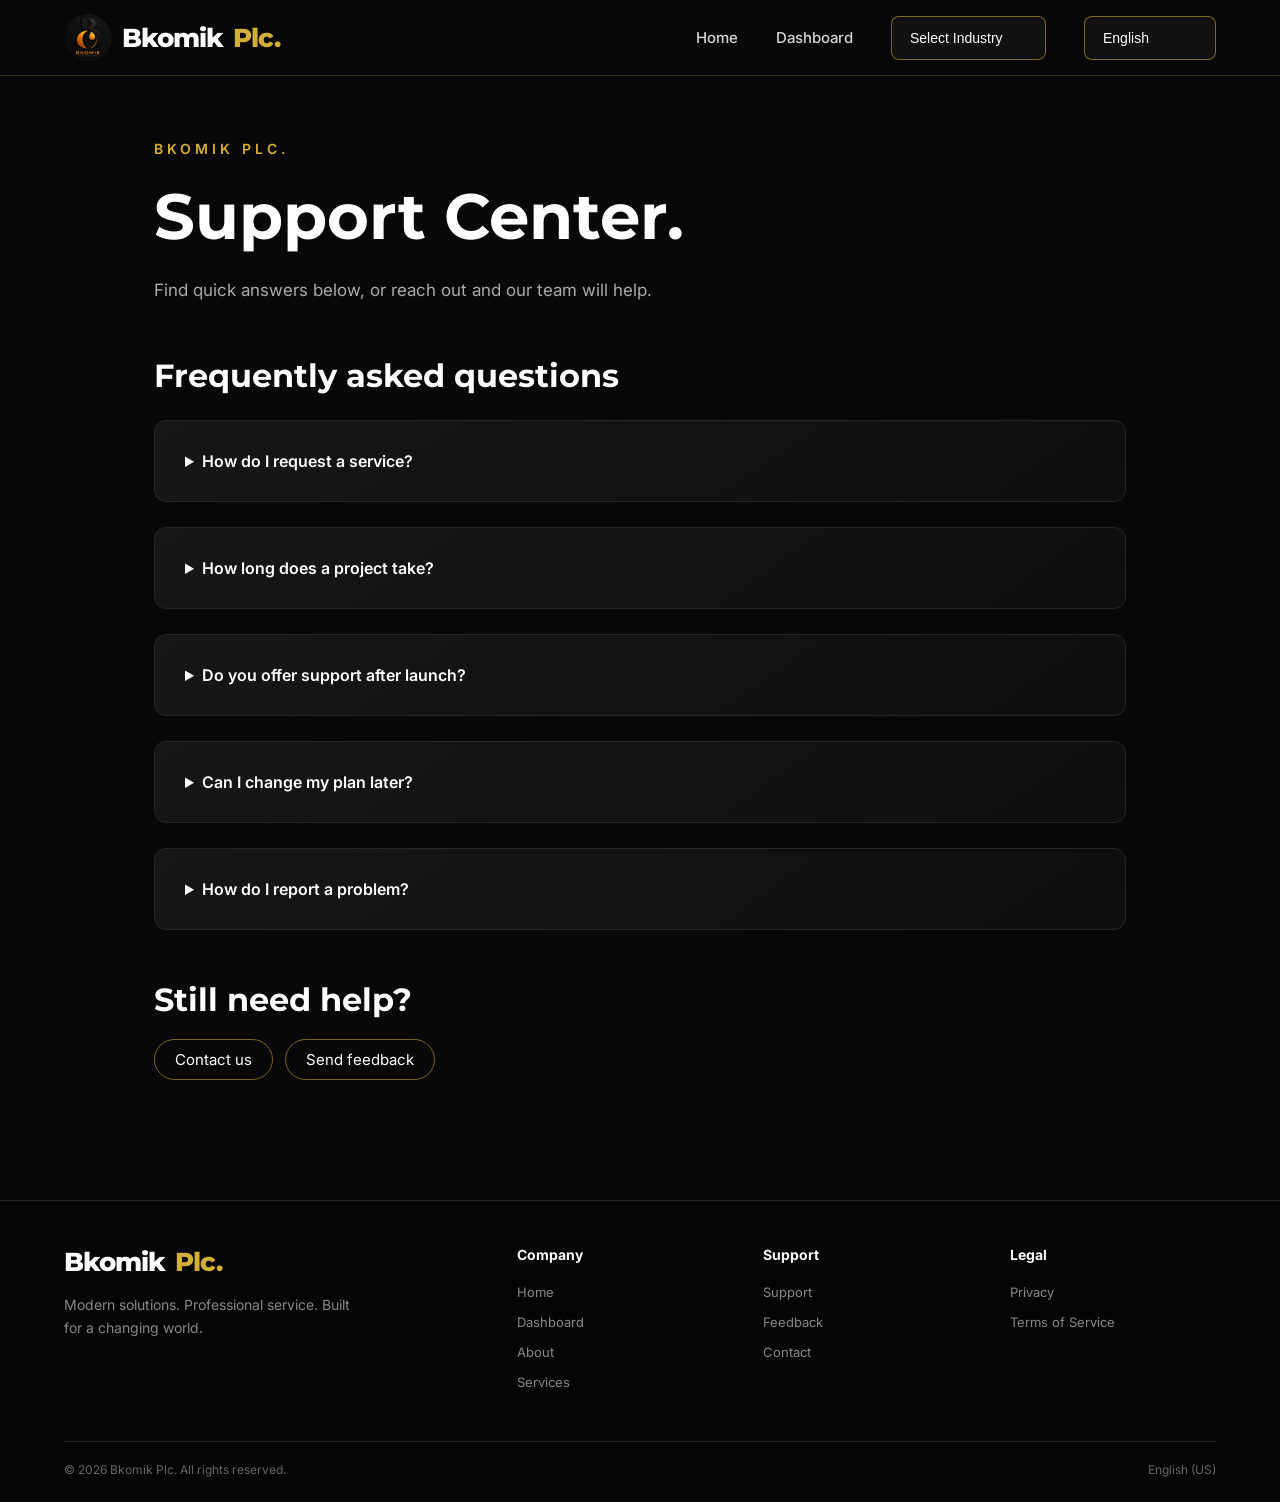
<file: support.html>
<!DOCTYPE html>
<html lang="en">
<head>
<meta charset="UTF-8">
<meta name="viewport" content="width=device-width, initial-scale=1.0">
<title>Support | Bkomik Plc.</title>
<meta name="description" content="Find quick answers below, or reach out and our team will help.">
<link rel="icon" type="image/png" href="[data-uri]">
<link rel="preconnect" href="https://fonts.googleapis.com">
<link rel="preconnect" href="https://fonts.gstatic.com" crossorigin>
<link href="https://fonts.googleapis.com/css2?family=Inter:wght@400;500;600;700&family=Montserrat:wght@500;600;700;800&display=swap" rel="stylesheet">
<style>
/* Fallback copy so the page still looks right where style.css cannot load. style.css (below) overrides it. */
/* =========================
           GENERAL
        ========================= */

        * {
            margin: 0;
            padding: 0;
            box-sizing: border-box;
        }

        html {
            scroll-behavior: smooth;
        }

        body {
            font-family: "Inter", sans-serif;
            background: #080808;
            color: #ffffff;
            min-height: 100vh;
        }

        a {
            text-decoration: none;
            color: inherit;
        }


        /* =========================
           NAVIGATION
        ========================= */

        .navbar {
            height: 76px;
            width: 100%;
            background: rgba(8, 8, 8, 0.95);
            border-bottom: 1px solid rgba(212, 175, 55, 0.25);

            display: flex;
            align-items: center;
            justify-content: space-between;

            padding: 0 5%;
            position: fixed;
            top: 0;
            left: 0;
            z-index: 1000;

            backdrop-filter: blur(12px);
        }

        /* Logo */

        .logo {
            display: inline-flex;
            align-items: center;
            gap: 10px;
            font-family: "Montserrat", sans-serif;
            font-size: 26px;
            font-weight: 800;
            letter-spacing: -1px;
        }

        .logo-image {
            width: 48px;
            height: 48px;
            object-fit: contain;
            display: block;
            border-radius: 50%;
        }

        .logo span {
            color: #d4af37;
        }


        /* Navigation links */

        .nav-links {
            display: flex;
            align-items: center;
            gap: 38px;
        }

        .nav-links a {
            position: relative;

            font-size: 15px;
            font-weight: 500;
            color: #d5d5d5;

            transition: 0.3s ease;
        }

        .nav-links a:hover {
            color: #d4af37;
        }

        .nav-links a::after {
            content: "";

            position: absolute;
            left: 0;
            bottom: -8px;

            width: 0;
            height: 2px;

            background: #d4af37;

            transition: 0.3s ease;
        }

        .nav-links a:hover::after {
            width: 100%;
        }


        /* Industry dropdown */

        .industry {
            position: relative;
        }

        .industry select {
            appearance: none;

            background: #111111;
            color: #ffffff;

            border: 1px solid rgba(212, 175, 55, 0.55);
            border-radius: 8px;

            padding: 13px 42px 13px 18px;

            font-size: 14px;
            font-weight: 500;

            cursor: pointer;
            outline: none;

            transition: 0.3s ease;
        }

        .industry select:hover {
            border-color: #d4af37;
            box-shadow: 0 0 18px rgba(212, 175, 55, 0.12);
        }


        /* =========================
           HERO
        ========================= */

        .hero {
            min-height: 720px;

            display: flex;
            align-items: center;

            position: relative;
            overflow: hidden;

            background:
                linear-gradient(
                    90deg,
                    rgba(0, 0, 0, 0.90) 0%,
                    rgba(0, 0, 0, 0.65) 38%,
                    rgba(0, 0, 0, 0.25) 75%,
                    rgba(0, 0, 0, 0.70) 100%
                ),
                url("car.jpg");

            background-size: cover;
            background-position: center;
        }


        /* Dark bottom fade */

        .hero::after {
            content: "";

            position: absolute;
            bottom: 0;
            left: 0;

            width: 100%;
            height: 180px;

            background: linear-gradient(
                transparent,
                #080808
            );

            pointer-events: none;
        }


        /* Hero content */

        .hero-content {
            width: 90%;
            max-width: 1200px;

            margin: 0 auto;

            padding-top: 70px;

            position: relative;
            z-index: 2;
        }

        .small-title {
            color: #d4af37;

            font-size: 14px;
            font-weight: 600;

            letter-spacing: 4px;
            text-transform: uppercase;

            margin-bottom: 20px;
        }

        .hero h1 {
            font-family: "Montserrat", sans-serif;

            font-size: clamp(45px, 6vw, 78px);

            line-height: 1.05;

            max-width: 750px;

            font-weight: 800;

            letter-spacing: -2px;

            margin-bottom: 25px;
        }

        .hero h1 span {
            color: #d4af37;
        }

        .hero p {
            max-width: 570px;

            color: #c8c8c8;

            font-size: 18px;
            line-height: 1.7;

            margin-bottom: 35px;
        }


        /* Buttons */

        .buttons {
            display: flex;
            gap: 15px;
            flex-wrap: wrap;
        }

        .btn {
            display: inline-flex;
            align-items: center;
            justify-content: center;

            min-width: 160px;

            padding: 14px 25px;

            border-radius: 7px;

            font-size: 14px;
            font-weight: 700;

            transition: 0.3s ease;
        }

        .btn-primary {
            background: #d4af37;
            color: #080808;
        }

        .btn-primary:hover {
            background: #f0cf59;

            transform: translateY(-3px);

            box-shadow:
                0 10px 30px rgba(212, 175, 55, 0.22);
        }

        .btn-secondary {
            border: 1px solid #666;
            color: #ffffff;
            background: rgba(0, 0, 0, 0.25);
        }

        .btn-secondary:hover {
            border-color: #d4af37;
            color: #d4af37;

            transform: translateY(-3px);
        }


        /* =========================
           SERVICES
        ========================= */

        .services {
            position: relative;

            padding: 80px 5% 100px;

            background: #080808;
        }

        .section-heading {
            text-align: center;

            max-width: 650px;

            margin: 0 auto 50px;
        }

        .section-heading .label {
            color: #d4af37;

            font-size: 12px;
            font-weight: 700;

            letter-spacing: 3px;
            text-transform: uppercase;

            margin-bottom: 12px;
        }

        .section-heading h2 {
            font-family: "Montserrat", sans-serif;

            font-size: 36px;

            margin-bottom: 15px;
        }

        .section-heading p {
            color: #999;
            line-height: 1.7;
        }


        /* Cards */

        .cards {
            max-width: 1200px;

            margin: auto;

            display: grid;

            grid-template-columns:
                repeat(3, 1fr);

            gap: 20px;
        }

        .card {
            background:
                linear-gradient(
                    145deg,
                    #171717,
                    #0e0e0e
                );

            border: 1px solid #262626;

            border-radius: 12px;

            padding: 30px 25px;

            min-height: 190px;

            transition: 0.35s ease;

            position: relative;
            overflow: hidden;
        }

        .card::before {
            content: "";

            position: absolute;

            left: 0;
            top: 0;

            width: 100%;
            height: 2px;

            background: #d4af37;

            transform: scaleX(0);

            transform-origin: left;

            transition: 0.35s ease;
        }

        .card:hover {
            transform: translateY(-8px);

            border-color: rgba(212, 175, 55, 0.5);

            box-shadow:
                0 15px 40px rgba(0, 0, 0, 0.5);
        }

        .card:hover::before {
            transform: scaleX(1);
        }

        .card-icon {
            font-size: 30px;
            margin-bottom: 20px;
        }

        .card h3 {
            font-family: "Montserrat", sans-serif;

            font-size: 18px;

            margin-bottom: 10px;
        }

        .card p {
            color: #999;

            font-size: 14px;

            line-height: 1.6;
        }


        /* =========================
           FOOTER
        ========================= */

        footer {
            background: #050505;

            border-top: 1px solid #222;

            padding: 45px 5% 25px;
        }

        .footer-content {
            max-width: 1200px;

            margin: auto;

            display: grid;

            grid-template-columns:
                2fr 1fr 1fr 1fr;

            gap: 40px;
        }

        .footer-brand p {
            color: #888;

            max-width: 300px;

            margin-top: 15px;

            line-height: 1.7;

            font-size: 14px;
        }

        footer h4 {
            font-size: 14px;

            margin-bottom: 18px;

            color: #ffffff;
        }

        footer ul {
            list-style: none;
        }

        footer li {
            margin-bottom: 10px;
        }

        footer li a {
            color: #888;

            font-size: 13px;

            transition: 0.3s;
        }

        footer li a:hover {
            color: #d4af37;
        }

        .copyright {
            max-width: 1200px;

            margin: 40px auto 0;

            padding-top: 20px;

            border-top: 1px solid #222;

            display: flex;

            justify-content: space-between;

            gap: 20px;

            color: #666;

            font-size: 12px;
        }


        /* =========================
           MOBILE MENU BUTTON
        ========================= */

        .menu-btn {
            display: none;

            border: none;

            background: none;

            color: white;

            font-size: 27px;

            cursor: pointer;
        }


        /* =========================
           RESPONSIVE
        ========================= */

        @media (max-width: 900px) {

            .nav-links {
                gap: 18px;
            }

            .cards {
                grid-template-columns:
                    repeat(2, 1fr);
            }

            .footer-content {
                grid-template-columns:
                    repeat(2, 1fr);
            }
        }


        @media (max-width: 650px) {

            .navbar {
                height: 68px;
            }

            .logo {
                font-size: 22px;
            }

            .logo-image {
                width: 42px;
                height: 42px;
            }

            .menu-btn {
                display: block;
            }

            .nav-links {
                display: none;
            }

            .industry {
                display: none;
            }

            .hero {
                min-height: 650px;

                background-position:
                    65% center;
            }

            .hero-content {
                padding-top: 50px;
            }

            .hero h1 {
                font-size: 43px;
                letter-spacing: -1px;
            }

            .hero p {
                font-size: 16px;
            }

            .cards {
                grid-template-columns: 1fr;
            }

            .footer-content {
                grid-template-columns: 1fr;
            }

            .copyright {
                flex-direction: column;
            }
        }


/* ===== Inner pages (moved from inline styles) ===== */
.page{min-height:100vh;padding:140px 5% 90px;max-width:1100px;margin:auto}
.page h1{font-family:"Montserrat",sans-serif;font-size:clamp(40px,6vw,64px);margin-bottom:20px}
.page h1 span{color:#d4af37}
.page p{color:#aaa;max-width:700px;line-height:1.8;font-size:17px;margin-bottom:30px}
.page-card{background:linear-gradient(145deg,#171717,#0e0e0e);border:1px solid #262626;border-radius:12px;padding:30px;margin-top:25px}

/* ===== Cards as links ===== */
a.card{display:block;color:inherit}
a.card:focus-visible,.btn:focus-visible,.nav-links a:focus-visible{outline:2px solid #d4af37;outline-offset:4px}

/* ===== Mobile menu ===== */
@media (max-width: 650px){
  .navbar.open .nav-links{
    display:flex;flex-direction:column;align-items:flex-start;gap:22px;
    position:absolute;top:68px;left:0;right:0;
    background:rgba(8,8,8,.98);padding:26px 5% 32px;
    border-bottom:1px solid rgba(212,175,55,.25);
  }
  .navbar.open .industry{display:block;width:100%}
  .navbar.open .industry select{width:100%}
}
@media (max-width: 900px){ .cards{grid-template-columns:repeat(2,1fr)} }
@media (max-width: 650px){ .cards{grid-template-columns:1fr} }

/* ===== Page content blocks ===== */
.page h2{font-family:"Montserrat",sans-serif;font-size:clamp(24px,4vw,32px);margin:50px 0 6px}
.page h3{font-family:"Montserrat",sans-serif;font-size:19px;margin-bottom:10px;color:#fff}
.page .grid{display:grid;grid-template-columns:repeat(auto-fit,minmax(240px,1fr));gap:20px;margin-top:25px}
.page .grid .page-card{margin-top:0}
.page .grid .page-card p,.page-card p{font-size:15px;margin-bottom:12px}
.page ul.list{list-style:none;color:#aaa;line-height:1.9;margin:10px 0 25px;padding:0;font-size:16px}
.page ul.list li::before{content:"\2713\00a0";color:#d4af37}
.page ul.plain{list-style:none;padding:0;margin:0}
.page ul.plain li{display:flex;justify-content:space-between;gap:12px;flex-wrap:wrap;padding:12px 0;border-bottom:1px solid #262626;color:#ddd}
.page ul.plain li:last-child{border-bottom:none}
.page ul.plain span{color:#999}
.stat{font-family:"Montserrat",sans-serif;font-size:38px;font-weight:800;color:#d4af37}
.stat-label{color:#aaa;font-size:14px}
.page a.link{color:#d4af37;text-decoration:underline}
.page .note{font-size:14px;color:#888}
.chips{display:flex;flex-wrap:wrap;gap:12px;margin:20px 0 30px}
.chips a{border:1px solid rgba(212,175,55,.55);color:#fff;border-radius:999px;padding:10px 20px;font-size:15px}
.chips a:hover{background:#d4af37;color:#111}
.page details.page-card{cursor:pointer}
.page details summary{font-weight:600;color:#fff}
.page details p{margin:14px 0 0}
.form{display:grid;gap:18px}
.form label{display:grid;gap:8px;color:#ccc;font-size:14px}
.form input,.form select,.form textarea{background:#111;border:1px solid #333;border-radius:8px;color:#fff;padding:14px;font:inherit;font-size:16px;width:100%}
.form input:focus,.form select:focus,.form textarea:focus{outline:2px solid #d4af37;border-color:transparent}
.form button{justify-self:start;border:none;cursor:pointer}


.logo{direction:ltr;unicode-bidi:isolate}
</style>
<link rel="stylesheet" href="style.css">
<script>
document.addEventListener('DOMContentLoaded', function () {
  var nav = document.querySelector('.navbar');
  var btn = document.querySelector('.menu-btn');
  if (btn && nav) {
    btn.addEventListener('click', function () {
      var open = nav.classList.toggle('open');
      btn.setAttribute('aria-expanded', open);
      btn.textContent = open ? '\u2715' : '\u2630';
    });
  }
  var sel = document.querySelector('.industry select');
  if (sel) sel.addEventListener('change', function () { if (sel.value) location.href = sel.value; });
});

</script>
</head>
<body>
<header class="navbar">
<a href="index.html" class="logo" aria-label="Bkomik Plc. home"><img class="logo-image" src="[data-uri]" alt="" width="48" height="48">Bkomik <span>Plc.</span></a>
<nav class="nav-links" aria-label="Main">
<a href="index.html">Home</a>
<a href="dashboard.html">Dashboard</a>
<div class="industry"><select aria-label="Select industry"><option value="" selected disabled>Select Industry</option><option value="automotive.html">Automotive</option><option value="business.html">Business</option><option value="technology.html">Technology</option><option value="real-estate.html">Real Estate</option><option value="finance.html">Finance</option><option value="education.html">Education</option></select></div>
<div class="industry lang"><select id="lang-select" aria-label="Language"><option value="en">English</option><option value="hi">हिन्दी (Hindi)</option><option value="zh">中文</option><option value="ja">日本語</option><option value="ar">العربية</option><option value="fr">Français</option><option value="es">Español</option><option value="de">Deutsch</option></select></div>
</nav>
<button class="menu-btn" aria-label="Toggle menu" aria-expanded="false">&#9776;</button>
</header>
<main class="page">
<div class="small-title">Bkomik Plc.</div>
<h1>Support Center.</h1>
<p>Find quick answers below, or reach out and our team will help.</p><h2>Frequently asked questions</h2><details class="page-card"><summary>How do I request a service?</summary><p>Visit the Services page or contact us. Tell us your industry and goals and we will reply with next steps.</p></details><details class="page-card"><summary>How long does a project take?</summary><p>It depends on scope. Small projects can take a few weeks. We agree a clear timeline before we start.</p></details><details class="page-card"><summary>Do you offer support after launch?</summary><p>Yes. Our Ongoing Support service covers maintenance, fixes and improvements.</p></details><details class="page-card"><summary>Can I change my plan later?</summary><p>Yes. We can add, pause or change services as your needs change.</p></details><details class="page-card"><summary>How do I report a problem?</summary><p>Send us a message from the Contact page and describe what happened. Screenshots help.</p></details><h2>Still need help?</h2><div class="chips"><a href="contact.html">Contact us</a><a href="feedback.html">Send feedback</a></div>
</main>
<footer>
<div class="footer-content">
<div class="footer-brand"><a href="index.html" class="logo">Bkomik <span>Plc.</span></a><p>Modern solutions. Professional service. Built for a changing world.</p></div>
<div><h4>Company</h4><ul><li><a href="index.html">Home</a></li><li><a href="dashboard.html">Dashboard</a></li><li><a href="about.html">About</a></li><li><a href="services.html">Services</a></li></ul></div>
<div><h4>Support</h4><ul><li><a href="support.html">Support</a></li><li><a href="feedback.html">Feedback</a></li><li><a href="contact.html">Contact</a></li></ul></div>
<div><h4>Legal</h4><ul><li><a href="privacy.html">Privacy</a></li><li><a href="terms.html">Terms of Service</a></li></ul></div>
</div>
<div class="copyright"><span>&copy; 2026 Bkomik Plc. All rights reserved.</span><span>English (US)</span></div>
</footer>
<script>
(function(){
var L=['en','hi','zh','ja','ar','fr','es','de'];
var T={
'Home':['होम','首页','ホーム','الرئيسية','Accueil','Inicio','Startseite'],
'Dashboard':['डैशबोर्ड','仪表盘','ダッシュボード','لوحة التحكم','Tableau de bord','Panel','Dashboard'],
'Select Industry':['उद्योग चुनें','选择行业','業界を選択','اختر القطاع','Choisir un secteur','Elegir sector','Branche wählen'],
'Automotive':['ऑटोमोटिव','汽车','自動車','السيارات','Automobile','Automoción','Automobil'],
'Business':['व्यापार','商业','ビジネス','الأعمال','Affaires','Negocios','Unternehmen'],
'Technology':['प्रौद्योगिकी','科技','テクノロジー','التكنولوجيا','Technologie','Tecnología','Technologie'],
'Real Estate':['रियल एस्टेट','房地产','不動産','العقارات','Immobilier','Bienes raíces','Immobilien'],
'Finance':['वित्त','金融','金融','المالية','Finance','Finanzas','Finanzen'],
'Education':['शिक्षा','教育','教育','التعليم','Éducation','Educación','Bildung'],
'About':['परिचय','关于我们','会社概要','من نحن','À propos','Acerca de','Über uns'],
'Services':['सेवाएँ','服务','サービス','الخدمات','Services','Servicios','Leistungen'],
'Support':['सहायता','支持','サポート','الدعم','Assistance','Soporte','Support'],
'Feedback':['प्रतिक्रिया','反馈','フィードバック','ملاحظات','Avis','Comentarios','Feedback'],
'Contact':['संपर्क','联系我们','お問い合わせ','اتصل بنا','Contact','Contacto','Kontakt'],
'Company':['कंपनी','公司','会社','الشركة','Entreprise','Empresa','Unternehmen'],
'Legal':['कानूनी','法律信息','法的情報','قانوني','Mentions légales','Legal','Rechtliches'],
'Privacy':['गोपनीयता','隐私','プライバシー','الخصوصية','Confidentialité','Privacidad','Datenschutz'],
'Terms of Service':['सेवा की शर्तें','服务条款','利用規約','شروط الخدمة',"Conditions d'utilisation",'Términos del servicio','Nutzungsbedingungen'],
'Welcome to Bkomik':['Bkomik में आपका स्वागत है','欢迎来到 Bkomik','Bkomikへようこそ','مرحبًا بكم في Bkomik','Bienvenue chez Bkomik','Bienvenido a Bkomik','Willkommen bei Bkomik'],
'Your Business.':['आपका व्यवसाय।','您的业务。','あなたのビジネス。','عملك.','Votre entreprise.','Su negocio.','Ihr Unternehmen.'],
'Your Future.':['आपका भविष्य।','您的未来。','あなたの未来。','مستقبلك.','Votre avenir.','Su futuro.','Ihre Zukunft.'],
'We provide modern solutions designed to help businesses, professionals and industries move forward with confidence.':['हम आधुनिक समाधान प्रदान करते हैं जो व्यवसायों, पेशेवरों और उद्योगों को आत्मविश्वास के साथ आगे बढ़ने में मदद करते हैं।','我们提供现代化的解决方案，帮助企业、专业人士和各行各业充满信心地向前迈进。','企業、専門家、そして業界全体が自信を持って前進できるよう、現代的なソリューションを提供します。','نقدّم حلولًا حديثة تساعد الشركات والمهنيين والقطاعات على التقدم بثقة.','Nous proposons des solutions modernes pour aider les entreprises, les professionnels et les secteurs à avancer en toute confiance.','Ofrecemos soluciones modernas para ayudar a empresas, profesionales e industrias a avanzar con confianza.','Wir bieten moderne Lösungen, die Unternehmen, Fachleuten und Branchen helfen, selbstbewusst voranzukommen.'],
'Explore Services':['सेवाएँ देखें','探索服务','サービスを見る','استكشف الخدمات','Découvrir nos services','Explorar servicios','Leistungen entdecken'],
'Learn More':['और जानें','了解更多','詳しく見る','اعرف المزيد','En savoir plus','Más información','Mehr erfahren'],
'Our Industries':['हमारे उद्योग','我们的行业','対応業界','قطاعاتنا','Nos secteurs','Nuestros sectores','Unsere Branchen'],
'Built for Modern Business':['आधुनिक व्यवसाय के लिए बनाया गया','为现代企业打造','現代のビジネスのために','مصمم للأعمال الحديثة',"Conçu pour l'entreprise moderne",'Creado para el negocio moderno','Gemacht für moderne Unternehmen'],
'Modern solutions. Professional service. Built for a changing world.':['आधुनिक समाधान। पेशेवर सेवा। बदलती दुनिया के लिए बनाया गया।','现代化的解决方案。专业的服务。为不断变化的世界而生。','現代的なソリューション。プロフェッショナルなサービス。変化する世界のために。','حلول حديثة. خدمة احترافية. صُمّم لعالم متغيّر.','Des solutions modernes. Un service professionnel. Conçu pour un monde en mutation.','Soluciones modernas. Servicio profesional. Creado para un mundo en cambio.','Moderne Lösungen. Professioneller Service. Gemacht für eine sich wandelnde Welt.'],
'© 2026 Bkomik Plc. All rights reserved.':['© 2026 Bkomik Plc. सर्वाधिकार सुरक्षित।','© 2026 Bkomik Plc. 版权所有。','© 2026 Bkomik Plc. 無断転載を禁じます。','© 2026 Bkomik Plc. جميع الحقوق محفوظة.','© 2026 Bkomik Plc. Tous droits réservés.','© 2026 Bkomik Plc. Todos los derechos reservados.','© 2026 Bkomik Plc. Alle Rechte vorbehalten.'],
'About Bkomik':['Bkomik के बारे में','关于 Bkomik','Bkomikについて','عن Bkomik','À propos de Bkomik','Acerca de Bkomik','Über Bkomik'],
'Our Services':['हमारी सेवाएँ','我们的服务','私たちのサービス','خدماتنا','Nos services','Nuestros servicios','Unsere Leistungen'],
'Your Dashboard':['आपका डैशबोर्ड','您的仪表盘','あなたのダッシュボード','لوحة التحكم الخاصة بك','Votre tableau de bord','Su panel','Ihr Dashboard'],
'Contact Us':['हमसे संपर्क करें','联系我们','お問い合わせ','اتصل بنا','Contactez-nous','Contáctenos','Kontaktieren Sie uns'],
'Your Feedback':['आपकी प्रतिक्रिया','您的反馈','ご意見','ملاحظاتك','Vos commentaires','Sus comentarios','Ihr Feedback'],
'Support Center':['सहायता केंद्र','支持中心','サポートセンター','مركز الدعم',"Centre d'assistance",'Centro de soporte','Support-Center'],
'Privacy Policy':['गोपनीयता नीति','隐私政策','プライバシーポリシー','سياسة الخصوصية','Politique de confidentialité','Política de privacidad','Datenschutzerklärung']
};
var orig=new WeakMap(), nodes=[], sel=document.getElementById('lang-select');
function skip(n){for(var p=n.parentNode;p;p=p.parentNode){if(p.nodeType===1&&(/^(SCRIPT|STYLE|NOSCRIPT|TEXTAREA)$/.test(p.tagName)||(p.classList&&p.classList.contains('lang'))))return true}return false}
function collect(){var w=document.createTreeWalker(document.body,NodeFilter.SHOW_TEXT,null,false),n;while((n=w.nextNode())){if(n.nodeValue.trim()&&!skip(n)){orig.set(n,n.nodeValue);nodes.push(n)}}}
function norm(s){return s.replace(/\s+/g,' ').trim()}
function tr(s,i){var t=norm(s),m=T[t],end='';if(!m&&/\.$/.test(t)){m=T[t.slice(0,-1)];end=(i===1||i===2)?'。':'.'}return m?m[i]+end:null}
function apply(code){
  var i=L.indexOf(code)-1;
  nodes.forEach(function(n){var o=orig.get(n);if(i<0){n.nodeValue=o;return}var r=tr(o,i);if(r){var lead=o.match(/^\s*/)[0],trail=o.match(/\s*$/)[0];n.nodeValue=lead+r+trail}else n.nodeValue=o});
  document.documentElement.lang=code;document.documentElement.dir=code==='ar'?'rtl':'ltr';
  if(sel)sel.value=code;
}
function init(){collect();var c='en';try{c=localStorage.getItem('bkomik-lang')||'en'}catch(e){}if(L.indexOf(c)<0)c='en';if(c!=='en')apply(c);else if(sel)sel.value='en';
  if(sel)sel.addEventListener('change',function(){var c=sel.value;try{localStorage.setItem('bkomik-lang',c)}catch(e){}apply(c)});}
if(document.readyState==='loading')document.addEventListener('DOMContentLoaded',init);else init();
})();

</script>
</body>
</html>
</file>
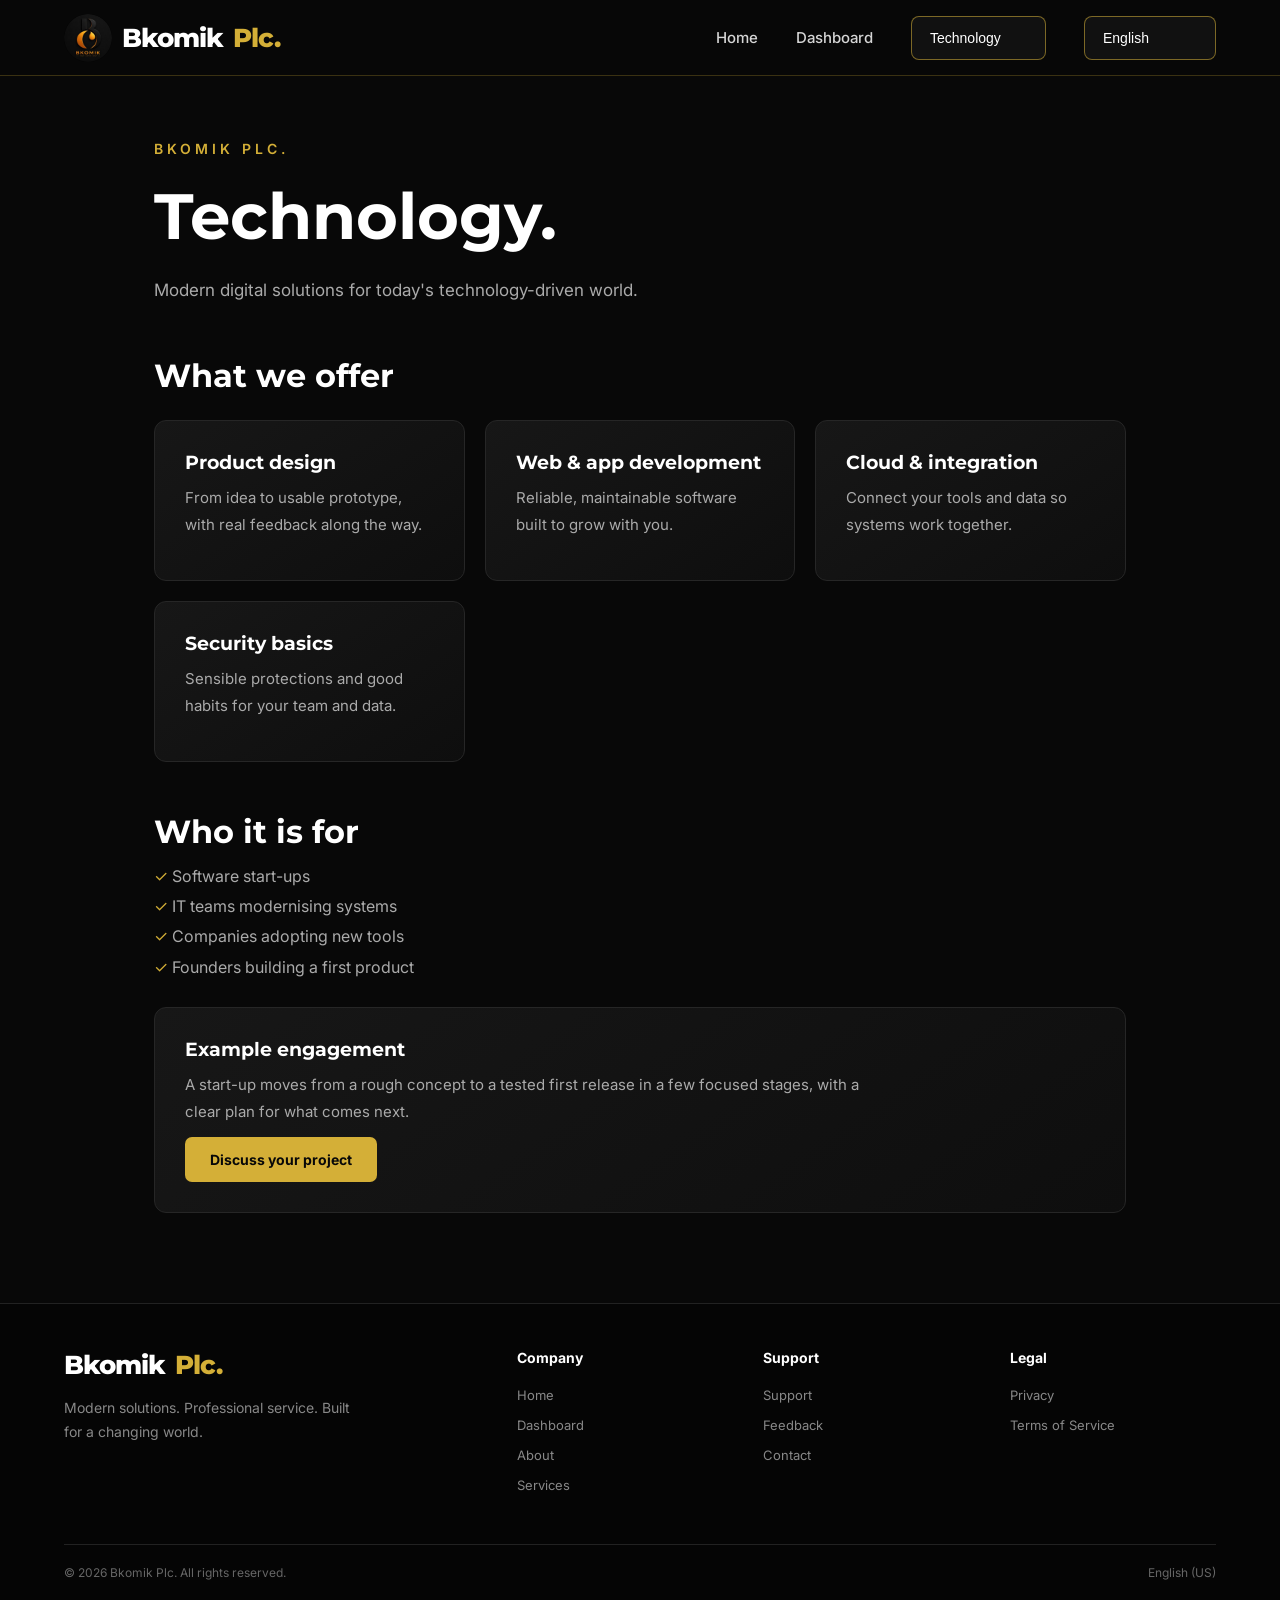
<file: technology.html>
<!DOCTYPE html>
<html lang="en">
<head>
<meta charset="UTF-8">
<meta name="viewport" content="width=device-width, initial-scale=1.0">
<title>Technology | Bkomik Plc.</title>
<meta name="description" content="Modern digital solutions for today&#x27;s technology-driven world.">
<link rel="icon" type="image/png" href="[data-uri]">
<link rel="preconnect" href="https://fonts.googleapis.com">
<link rel="preconnect" href="https://fonts.gstatic.com" crossorigin>
<link href="https://fonts.googleapis.com/css2?family=Inter:wght@400;500;600;700&family=Montserrat:wght@500;600;700;800&display=swap" rel="stylesheet">
<style>
/* Fallback copy so the page still looks right where style.css cannot load. style.css (below) overrides it. */
/* =========================
           GENERAL
        ========================= */

        * {
            margin: 0;
            padding: 0;
            box-sizing: border-box;
        }

        html {
            scroll-behavior: smooth;
        }

        body {
            font-family: "Inter", sans-serif;
            background: #080808;
            color: #ffffff;
            min-height: 100vh;
        }

        a {
            text-decoration: none;
            color: inherit;
        }


        /* =========================
           NAVIGATION
        ========================= */

        .navbar {
            height: 76px;
            width: 100%;
            background: rgba(8, 8, 8, 0.95);
            border-bottom: 1px solid rgba(212, 175, 55, 0.25);

            display: flex;
            align-items: center;
            justify-content: space-between;

            padding: 0 5%;
            position: fixed;
            top: 0;
            left: 0;
            z-index: 1000;

            backdrop-filter: blur(12px);
        }

        /* Logo */

        .logo {
            display: inline-flex;
            align-items: center;
            gap: 10px;
            font-family: "Montserrat", sans-serif;
            font-size: 26px;
            font-weight: 800;
            letter-spacing: -1px;
        }

        .logo-image {
            width: 48px;
            height: 48px;
            object-fit: contain;
            display: block;
            border-radius: 50%;
        }

        .logo span {
            color: #d4af37;
        }


        /* Navigation links */

        .nav-links {
            display: flex;
            align-items: center;
            gap: 38px;
        }

        .nav-links a {
            position: relative;

            font-size: 15px;
            font-weight: 500;
            color: #d5d5d5;

            transition: 0.3s ease;
        }

        .nav-links a:hover {
            color: #d4af37;
        }

        .nav-links a::after {
            content: "";

            position: absolute;
            left: 0;
            bottom: -8px;

            width: 0;
            height: 2px;

            background: #d4af37;

            transition: 0.3s ease;
        }

        .nav-links a:hover::after {
            width: 100%;
        }


        /* Industry dropdown */

        .industry {
            position: relative;
        }

        .industry select {
            appearance: none;

            background: #111111;
            color: #ffffff;

            border: 1px solid rgba(212, 175, 55, 0.55);
            border-radius: 8px;

            padding: 13px 42px 13px 18px;

            font-size: 14px;
            font-weight: 500;

            cursor: pointer;
            outline: none;

            transition: 0.3s ease;
        }

        .industry select:hover {
            border-color: #d4af37;
            box-shadow: 0 0 18px rgba(212, 175, 55, 0.12);
        }


        /* =========================
           HERO
        ========================= */

        .hero {
            min-height: 720px;

            display: flex;
            align-items: center;

            position: relative;
            overflow: hidden;

            background:
                linear-gradient(
                    90deg,
                    rgba(0, 0, 0, 0.90) 0%,
                    rgba(0, 0, 0, 0.65) 38%,
                    rgba(0, 0, 0, 0.25) 75%,
                    rgba(0, 0, 0, 0.70) 100%
                ),
                url("car.jpg");

            background-size: cover;
            background-position: center;
        }


        /* Dark bottom fade */

        .hero::after {
            content: "";

            position: absolute;
            bottom: 0;
            left: 0;

            width: 100%;
            height: 180px;

            background: linear-gradient(
                transparent,
                #080808
            );

            pointer-events: none;
        }


        /* Hero content */

        .hero-content {
            width: 90%;
            max-width: 1200px;

            margin: 0 auto;

            padding-top: 70px;

            position: relative;
            z-index: 2;
        }

        .small-title {
            color: #d4af37;

            font-size: 14px;
            font-weight: 600;

            letter-spacing: 4px;
            text-transform: uppercase;

            margin-bottom: 20px;
        }

        .hero h1 {
            font-family: "Montserrat", sans-serif;

            font-size: clamp(45px, 6vw, 78px);

            line-height: 1.05;

            max-width: 750px;

            font-weight: 800;

            letter-spacing: -2px;

            margin-bottom: 25px;
        }

        .hero h1 span {
            color: #d4af37;
        }

        .hero p {
            max-width: 570px;

            color: #c8c8c8;

            font-size: 18px;
            line-height: 1.7;

            margin-bottom: 35px;
        }


        /* Buttons */

        .buttons {
            display: flex;
            gap: 15px;
            flex-wrap: wrap;
        }

        .btn {
            display: inline-flex;
            align-items: center;
            justify-content: center;

            min-width: 160px;

            padding: 14px 25px;

            border-radius: 7px;

            font-size: 14px;
            font-weight: 700;

            transition: 0.3s ease;
        }

        .btn-primary {
            background: #d4af37;
            color: #080808;
        }

        .btn-primary:hover {
            background: #f0cf59;

            transform: translateY(-3px);

            box-shadow:
                0 10px 30px rgba(212, 175, 55, 0.22);
        }

        .btn-secondary {
            border: 1px solid #666;
            color: #ffffff;
            background: rgba(0, 0, 0, 0.25);
        }

        .btn-secondary:hover {
            border-color: #d4af37;
            color: #d4af37;

            transform: translateY(-3px);
        }


        /* =========================
           SERVICES
        ========================= */

        .services {
            position: relative;

            padding: 80px 5% 100px;

            background: #080808;
        }

        .section-heading {
            text-align: center;

            max-width: 650px;

            margin: 0 auto 50px;
        }

        .section-heading .label {
            color: #d4af37;

            font-size: 12px;
            font-weight: 700;

            letter-spacing: 3px;
            text-transform: uppercase;

            margin-bottom: 12px;
        }

        .section-heading h2 {
            font-family: "Montserrat", sans-serif;

            font-size: 36px;

            margin-bottom: 15px;
        }

        .section-heading p {
            color: #999;
            line-height: 1.7;
        }


        /* Cards */

        .cards {
            max-width: 1200px;

            margin: auto;

            display: grid;

            grid-template-columns:
                repeat(3, 1fr);

            gap: 20px;
        }

        .card {
            background:
                linear-gradient(
                    145deg,
                    #171717,
                    #0e0e0e
                );

            border: 1px solid #262626;

            border-radius: 12px;

            padding: 30px 25px;

            min-height: 190px;

            transition: 0.35s ease;

            position: relative;
            overflow: hidden;
        }

        .card::before {
            content: "";

            position: absolute;

            left: 0;
            top: 0;

            width: 100%;
            height: 2px;

            background: #d4af37;

            transform: scaleX(0);

            transform-origin: left;

            transition: 0.35s ease;
        }

        .card:hover {
            transform: translateY(-8px);

            border-color: rgba(212, 175, 55, 0.5);

            box-shadow:
                0 15px 40px rgba(0, 0, 0, 0.5);
        }

        .card:hover::before {
            transform: scaleX(1);
        }

        .card-icon {
            font-size: 30px;
            margin-bottom: 20px;
        }

        .card h3 {
            font-family: "Montserrat", sans-serif;

            font-size: 18px;

            margin-bottom: 10px;
        }

        .card p {
            color: #999;

            font-size: 14px;

            line-height: 1.6;
        }


        /* =========================
           FOOTER
        ========================= */

        footer {
            background: #050505;

            border-top: 1px solid #222;

            padding: 45px 5% 25px;
        }

        .footer-content {
            max-width: 1200px;

            margin: auto;

            display: grid;

            grid-template-columns:
                2fr 1fr 1fr 1fr;

            gap: 40px;
        }

        .footer-brand p {
            color: #888;

            max-width: 300px;

            margin-top: 15px;

            line-height: 1.7;

            font-size: 14px;
        }

        footer h4 {
            font-size: 14px;

            margin-bottom: 18px;

            color: #ffffff;
        }

        footer ul {
            list-style: none;
        }

        footer li {
            margin-bottom: 10px;
        }

        footer li a {
            color: #888;

            font-size: 13px;

            transition: 0.3s;
        }

        footer li a:hover {
            color: #d4af37;
        }

        .copyright {
            max-width: 1200px;

            margin: 40px auto 0;

            padding-top: 20px;

            border-top: 1px solid #222;

            display: flex;

            justify-content: space-between;

            gap: 20px;

            color: #666;

            font-size: 12px;
        }


        /* =========================
           MOBILE MENU BUTTON
        ========================= */

        .menu-btn {
            display: none;

            border: none;

            background: none;

            color: white;

            font-size: 27px;

            cursor: pointer;
        }


        /* =========================
           RESPONSIVE
        ========================= */

        @media (max-width: 900px) {

            .nav-links {
                gap: 18px;
            }

            .cards {
                grid-template-columns:
                    repeat(2, 1fr);
            }

            .footer-content {
                grid-template-columns:
                    repeat(2, 1fr);
            }
        }


        @media (max-width: 650px) {

            .navbar {
                height: 68px;
            }

            .logo {
                font-size: 22px;
            }

            .logo-image {
                width: 42px;
                height: 42px;
            }

            .menu-btn {
                display: block;
            }

            .nav-links {
                display: none;
            }

            .industry {
                display: none;
            }

            .hero {
                min-height: 650px;

                background-position:
                    65% center;
            }

            .hero-content {
                padding-top: 50px;
            }

            .hero h1 {
                font-size: 43px;
                letter-spacing: -1px;
            }

            .hero p {
                font-size: 16px;
            }

            .cards {
                grid-template-columns: 1fr;
            }

            .footer-content {
                grid-template-columns: 1fr;
            }

            .copyright {
                flex-direction: column;
            }
        }


/* ===== Inner pages (moved from inline styles) ===== */
.page{min-height:100vh;padding:140px 5% 90px;max-width:1100px;margin:auto}
.page h1{font-family:"Montserrat",sans-serif;font-size:clamp(40px,6vw,64px);margin-bottom:20px}
.page h1 span{color:#d4af37}
.page p{color:#aaa;max-width:700px;line-height:1.8;font-size:17px;margin-bottom:30px}
.page-card{background:linear-gradient(145deg,#171717,#0e0e0e);border:1px solid #262626;border-radius:12px;padding:30px;margin-top:25px}

/* ===== Cards as links ===== */
a.card{display:block;color:inherit}
a.card:focus-visible,.btn:focus-visible,.nav-links a:focus-visible{outline:2px solid #d4af37;outline-offset:4px}

/* ===== Mobile menu ===== */
@media (max-width: 650px){
  .navbar.open .nav-links{
    display:flex;flex-direction:column;align-items:flex-start;gap:22px;
    position:absolute;top:68px;left:0;right:0;
    background:rgba(8,8,8,.98);padding:26px 5% 32px;
    border-bottom:1px solid rgba(212,175,55,.25);
  }
  .navbar.open .industry{display:block;width:100%}
  .navbar.open .industry select{width:100%}
}
@media (max-width: 900px){ .cards{grid-template-columns:repeat(2,1fr)} }
@media (max-width: 650px){ .cards{grid-template-columns:1fr} }

/* ===== Page content blocks ===== */
.page h2{font-family:"Montserrat",sans-serif;font-size:clamp(24px,4vw,32px);margin:50px 0 6px}
.page h3{font-family:"Montserrat",sans-serif;font-size:19px;margin-bottom:10px;color:#fff}
.page .grid{display:grid;grid-template-columns:repeat(auto-fit,minmax(240px,1fr));gap:20px;margin-top:25px}
.page .grid .page-card{margin-top:0}
.page .grid .page-card p,.page-card p{font-size:15px;margin-bottom:12px}
.page ul.list{list-style:none;color:#aaa;line-height:1.9;margin:10px 0 25px;padding:0;font-size:16px}
.page ul.list li::before{content:"\2713\00a0";color:#d4af37}
.page ul.plain{list-style:none;padding:0;margin:0}
.page ul.plain li{display:flex;justify-content:space-between;gap:12px;flex-wrap:wrap;padding:12px 0;border-bottom:1px solid #262626;color:#ddd}
.page ul.plain li:last-child{border-bottom:none}
.page ul.plain span{color:#999}
.stat{font-family:"Montserrat",sans-serif;font-size:38px;font-weight:800;color:#d4af37}
.stat-label{color:#aaa;font-size:14px}
.page a.link{color:#d4af37;text-decoration:underline}
.page .note{font-size:14px;color:#888}
.chips{display:flex;flex-wrap:wrap;gap:12px;margin:20px 0 30px}
.chips a{border:1px solid rgba(212,175,55,.55);color:#fff;border-radius:999px;padding:10px 20px;font-size:15px}
.chips a:hover{background:#d4af37;color:#111}
.page details.page-card{cursor:pointer}
.page details summary{font-weight:600;color:#fff}
.page details p{margin:14px 0 0}
.form{display:grid;gap:18px}
.form label{display:grid;gap:8px;color:#ccc;font-size:14px}
.form input,.form select,.form textarea{background:#111;border:1px solid #333;border-radius:8px;color:#fff;padding:14px;font:inherit;font-size:16px;width:100%}
.form input:focus,.form select:focus,.form textarea:focus{outline:2px solid #d4af37;border-color:transparent}
.form button{justify-self:start;border:none;cursor:pointer}


.logo{direction:ltr;unicode-bidi:isolate}
</style>
<link rel="stylesheet" href="style.css">
<script>
document.addEventListener('DOMContentLoaded', function () {
  var nav = document.querySelector('.navbar');
  var btn = document.querySelector('.menu-btn');
  if (btn && nav) {
    btn.addEventListener('click', function () {
      var open = nav.classList.toggle('open');
      btn.setAttribute('aria-expanded', open);
      btn.textContent = open ? '\u2715' : '\u2630';
    });
  }
  var sel = document.querySelector('.industry select');
  if (sel) sel.addEventListener('change', function () { if (sel.value) location.href = sel.value; });
});

</script>
</head>
<body>
<header class="navbar">
<a href="index.html" class="logo" aria-label="Bkomik Plc. home"><img class="logo-image" src="[data-uri]" alt="" width="48" height="48">Bkomik <span>Plc.</span></a>
<nav class="nav-links" aria-label="Main">
<a href="index.html">Home</a>
<a href="dashboard.html">Dashboard</a>
<div class="industry"><select aria-label="Select industry"><option value="automotive.html">Automotive</option><option value="business.html">Business</option><option value="technology.html" selected>Technology</option><option value="real-estate.html">Real Estate</option><option value="finance.html">Finance</option><option value="education.html">Education</option></select></div>
<div class="industry lang"><select id="lang-select" aria-label="Language"><option value="en">English</option><option value="hi">हिन्दी (Hindi)</option><option value="zh">中文</option><option value="ja">日本語</option><option value="ar">العربية</option><option value="fr">Français</option><option value="es">Español</option><option value="de">Deutsch</option></select></div>
</nav>
<button class="menu-btn" aria-label="Toggle menu" aria-expanded="false">&#9776;</button>
</header>
<main class="page">
<div class="small-title">Bkomik Plc.</div>
<h1>Technology.</h1>
<p>Modern digital solutions for today's technology-driven world.</p><h2>What we offer</h2><div class="grid"><div class="page-card"><h3>Product design</h3><p>From idea to usable prototype, with real feedback along the way.</p></div><div class="page-card"><h3>Web &amp; app development</h3><p>Reliable, maintainable software built to grow with you.</p></div><div class="page-card"><h3>Cloud &amp; integration</h3><p>Connect your tools and data so systems work together.</p></div><div class="page-card"><h3>Security basics</h3><p>Sensible protections and good habits for your team and data.</p></div></div><h2>Who it is for</h2><ul class="list"><li>Software start-ups</li><li>IT teams modernising systems</li><li>Companies adopting new tools</li><li>Founders building a first product</li></ul><div class="page-card"><h3>Example engagement</h3><p>A start-up moves from a rough concept to a tested first release in a few focused stages, with a clear plan for what comes next.</p><a href="contact.html" class="btn btn-primary">Discuss your project</a></div>
</main>
<footer>
<div class="footer-content">
<div class="footer-brand"><a href="index.html" class="logo">Bkomik <span>Plc.</span></a><p>Modern solutions. Professional service. Built for a changing world.</p></div>
<div><h4>Company</h4><ul><li><a href="index.html">Home</a></li><li><a href="dashboard.html">Dashboard</a></li><li><a href="about.html">About</a></li><li><a href="services.html">Services</a></li></ul></div>
<div><h4>Support</h4><ul><li><a href="support.html">Support</a></li><li><a href="feedback.html">Feedback</a></li><li><a href="contact.html">Contact</a></li></ul></div>
<div><h4>Legal</h4><ul><li><a href="privacy.html">Privacy</a></li><li><a href="terms.html">Terms of Service</a></li></ul></div>
</div>
<div class="copyright"><span>&copy; 2026 Bkomik Plc. All rights reserved.</span><span>English (US)</span></div>
</footer>
<script>
(function(){
var L=['en','hi','zh','ja','ar','fr','es','de'];
var T={
'Home':['होम','首页','ホーム','الرئيسية','Accueil','Inicio','Startseite'],
'Dashboard':['डैशबोर्ड','仪表盘','ダッシュボード','لوحة التحكم','Tableau de bord','Panel','Dashboard'],
'Select Industry':['उद्योग चुनें','选择行业','業界を選択','اختر القطاع','Choisir un secteur','Elegir sector','Branche wählen'],
'Automotive':['ऑटोमोटिव','汽车','自動車','السيارات','Automobile','Automoción','Automobil'],
'Business':['व्यापार','商业','ビジネス','الأعمال','Affaires','Negocios','Unternehmen'],
'Technology':['प्रौद्योगिकी','科技','テクノロジー','التكنولوجيا','Technologie','Tecnología','Technologie'],
'Real Estate':['रियल एस्टेट','房地产','不動産','العقارات','Immobilier','Bienes raíces','Immobilien'],
'Finance':['वित्त','金融','金融','المالية','Finance','Finanzas','Finanzen'],
'Education':['शिक्षा','教育','教育','التعليم','Éducation','Educación','Bildung'],
'About':['परिचय','关于我们','会社概要','من نحن','À propos','Acerca de','Über uns'],
'Services':['सेवाएँ','服务','サービス','الخدمات','Services','Servicios','Leistungen'],
'Support':['सहायता','支持','サポート','الدعم','Assistance','Soporte','Support'],
'Feedback':['प्रतिक्रिया','反馈','フィードバック','ملاحظات','Avis','Comentarios','Feedback'],
'Contact':['संपर्क','联系我们','お問い合わせ','اتصل بنا','Contact','Contacto','Kontakt'],
'Company':['कंपनी','公司','会社','الشركة','Entreprise','Empresa','Unternehmen'],
'Legal':['कानूनी','法律信息','法的情報','قانوني','Mentions légales','Legal','Rechtliches'],
'Privacy':['गोपनीयता','隐私','プライバシー','الخصوصية','Confidentialité','Privacidad','Datenschutz'],
'Terms of Service':['सेवा की शर्तें','服务条款','利用規約','شروط الخدمة',"Conditions d'utilisation",'Términos del servicio','Nutzungsbedingungen'],
'Welcome to Bkomik':['Bkomik में आपका स्वागत है','欢迎来到 Bkomik','Bkomikへようこそ','مرحبًا بكم في Bkomik','Bienvenue chez Bkomik','Bienvenido a Bkomik','Willkommen bei Bkomik'],
'Your Business.':['आपका व्यवसाय।','您的业务。','あなたのビジネス。','عملك.','Votre entreprise.','Su negocio.','Ihr Unternehmen.'],
'Your Future.':['आपका भविष्य।','您的未来。','あなたの未来。','مستقبلك.','Votre avenir.','Su futuro.','Ihre Zukunft.'],
'We provide modern solutions designed to help businesses, professionals and industries move forward with confidence.':['हम आधुनिक समाधान प्रदान करते हैं जो व्यवसायों, पेशेवरों और उद्योगों को आत्मविश्वास के साथ आगे बढ़ने में मदद करते हैं।','我们提供现代化的解决方案，帮助企业、专业人士和各行各业充满信心地向前迈进。','企業、専門家、そして業界全体が自信を持って前進できるよう、現代的なソリューションを提供します。','نقدّم حلولًا حديثة تساعد الشركات والمهنيين والقطاعات على التقدم بثقة.','Nous proposons des solutions modernes pour aider les entreprises, les professionnels et les secteurs à avancer en toute confiance.','Ofrecemos soluciones modernas para ayudar a empresas, profesionales e industrias a avanzar con confianza.','Wir bieten moderne Lösungen, die Unternehmen, Fachleuten und Branchen helfen, selbstbewusst voranzukommen.'],
'Explore Services':['सेवाएँ देखें','探索服务','サービスを見る','استكشف الخدمات','Découvrir nos services','Explorar servicios','Leistungen entdecken'],
'Learn More':['और जानें','了解更多','詳しく見る','اعرف المزيد','En savoir plus','Más información','Mehr erfahren'],
'Our Industries':['हमारे उद्योग','我们的行业','対応業界','قطاعاتنا','Nos secteurs','Nuestros sectores','Unsere Branchen'],
'Built for Modern Business':['आधुनिक व्यवसाय के लिए बनाया गया','为现代企业打造','現代のビジネスのために','مصمم للأعمال الحديثة',"Conçu pour l'entreprise moderne",'Creado para el negocio moderno','Gemacht für moderne Unternehmen'],
'Modern solutions. Professional service. Built for a changing world.':['आधुनिक समाधान। पेशेवर सेवा। बदलती दुनिया के लिए बनाया गया।','现代化的解决方案。专业的服务。为不断变化的世界而生。','現代的なソリューション。プロフェッショナルなサービス。変化する世界のために。','حلول حديثة. خدمة احترافية. صُمّم لعالم متغيّر.','Des solutions modernes. Un service professionnel. Conçu pour un monde en mutation.','Soluciones modernas. Servicio profesional. Creado para un mundo en cambio.','Moderne Lösungen. Professioneller Service. Gemacht für eine sich wandelnde Welt.'],
'© 2026 Bkomik Plc. All rights reserved.':['© 2026 Bkomik Plc. सर्वाधिकार सुरक्षित।','© 2026 Bkomik Plc. 版权所有。','© 2026 Bkomik Plc. 無断転載を禁じます。','© 2026 Bkomik Plc. جميع الحقوق محفوظة.','© 2026 Bkomik Plc. Tous droits réservés.','© 2026 Bkomik Plc. Todos los derechos reservados.','© 2026 Bkomik Plc. Alle Rechte vorbehalten.'],
'About Bkomik':['Bkomik के बारे में','关于 Bkomik','Bkomikについて','عن Bkomik','À propos de Bkomik','Acerca de Bkomik','Über Bkomik'],
'Our Services':['हमारी सेवाएँ','我们的服务','私たちのサービス','خدماتنا','Nos services','Nuestros servicios','Unsere Leistungen'],
'Your Dashboard':['आपका डैशबोर्ड','您的仪表盘','あなたのダッシュボード','لوحة التحكم الخاصة بك','Votre tableau de bord','Su panel','Ihr Dashboard'],
'Contact Us':['हमसे संपर्क करें','联系我们','お問い合わせ','اتصل بنا','Contactez-nous','Contáctenos','Kontaktieren Sie uns'],
'Your Feedback':['आपकी प्रतिक्रिया','您的反馈','ご意見','ملاحظاتك','Vos commentaires','Sus comentarios','Ihr Feedback'],
'Support Center':['सहायता केंद्र','支持中心','サポートセンター','مركز الدعم',"Centre d'assistance",'Centro de soporte','Support-Center'],
'Privacy Policy':['गोपनीयता नीति','隐私政策','プライバシーポリシー','سياسة الخصوصية','Politique de confidentialité','Política de privacidad','Datenschutzerklärung']
};
var orig=new WeakMap(), nodes=[], sel=document.getElementById('lang-select');
function skip(n){for(var p=n.parentNode;p;p=p.parentNode){if(p.nodeType===1&&(/^(SCRIPT|STYLE|NOSCRIPT|TEXTAREA)$/.test(p.tagName)||(p.classList&&p.classList.contains('lang'))))return true}return false}
function collect(){var w=document.createTreeWalker(document.body,NodeFilter.SHOW_TEXT,null,false),n;while((n=w.nextNode())){if(n.nodeValue.trim()&&!skip(n)){orig.set(n,n.nodeValue);nodes.push(n)}}}
function norm(s){return s.replace(/\s+/g,' ').trim()}
function tr(s,i){var t=norm(s),m=T[t],end='';if(!m&&/\.$/.test(t)){m=T[t.slice(0,-1)];end=(i===1||i===2)?'。':'.'}return m?m[i]+end:null}
function apply(code){
  var i=L.indexOf(code)-1;
  nodes.forEach(function(n){var o=orig.get(n);if(i<0){n.nodeValue=o;return}var r=tr(o,i);if(r){var lead=o.match(/^\s*/)[0],trail=o.match(/\s*$/)[0];n.nodeValue=lead+r+trail}else n.nodeValue=o});
  document.documentElement.lang=code;document.documentElement.dir=code==='ar'?'rtl':'ltr';
  if(sel)sel.value=code;
}
function init(){collect();var c='en';try{c=localStorage.getItem('bkomik-lang')||'en'}catch(e){}if(L.indexOf(c)<0)c='en';if(c!=='en')apply(c);else if(sel)sel.value='en';
  if(sel)sel.addEventListener('change',function(){var c=sel.value;try{localStorage.setItem('bkomik-lang',c)}catch(e){}apply(c)});}
if(document.readyState==='loading')document.addEventListener('DOMContentLoaded',init);else init();
})();

</script>
</body>
</html>
</file>
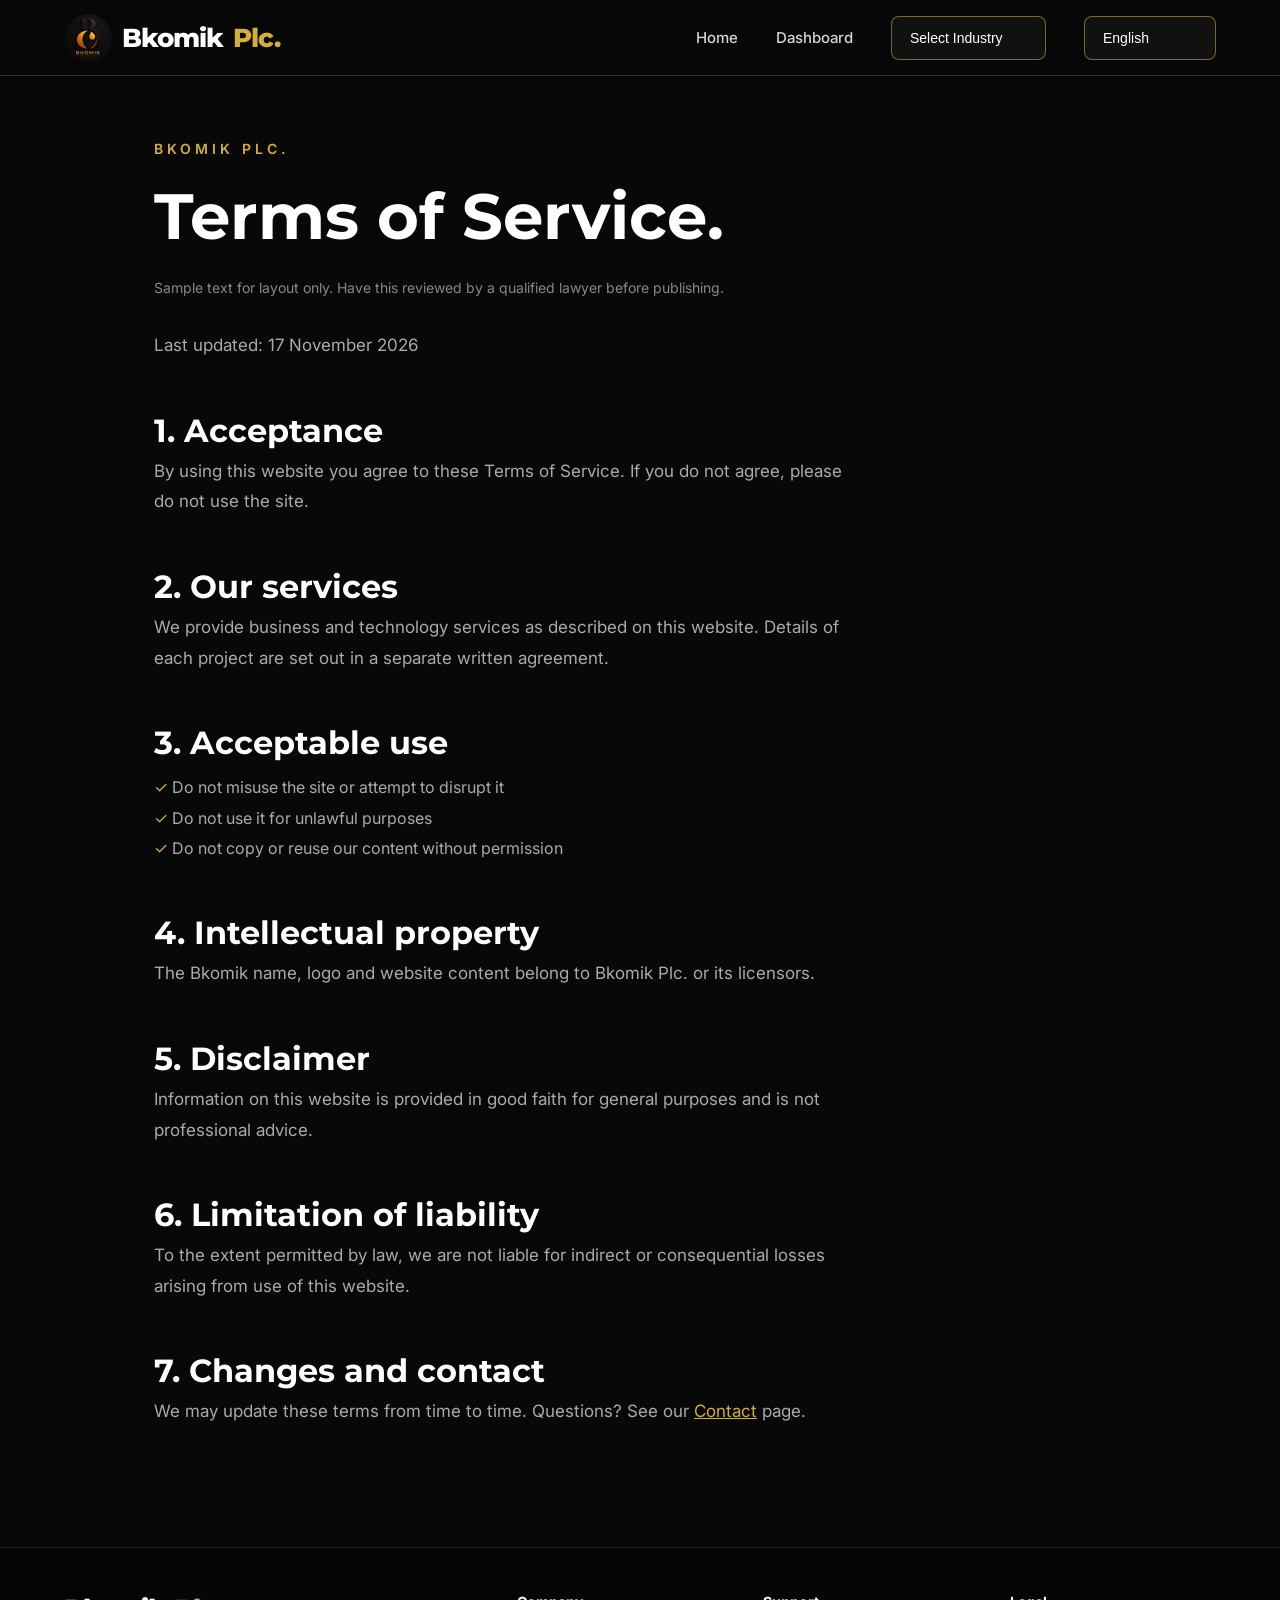
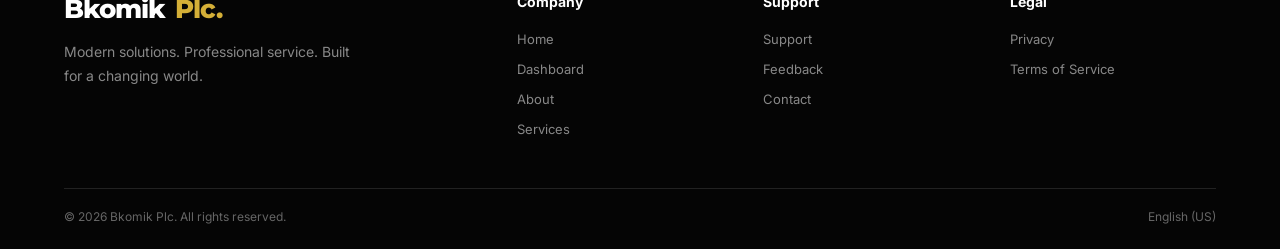
<file: terms.html>
<!DOCTYPE html>
<html lang="en">
<head>
<meta charset="UTF-8">
<meta name="viewport" content="width=device-width, initial-scale=1.0">
<title>Terms of Service | Bkomik Plc.</title>
<meta name="description" content="Last updated: 17 November 2026">
<link rel="icon" type="image/png" href="[data-uri]">
<link rel="preconnect" href="https://fonts.googleapis.com">
<link rel="preconnect" href="https://fonts.gstatic.com" crossorigin>
<link href="https://fonts.googleapis.com/css2?family=Inter:wght@400;500;600;700&family=Montserrat:wght@500;600;700;800&display=swap" rel="stylesheet">
<style>
/* Fallback copy so the page still looks right where style.css cannot load. style.css (below) overrides it. */
/* =========================
           GENERAL
        ========================= */

        * {
            margin: 0;
            padding: 0;
            box-sizing: border-box;
        }

        html {
            scroll-behavior: smooth;
        }

        body {
            font-family: "Inter", sans-serif;
            background: #080808;
            color: #ffffff;
            min-height: 100vh;
        }

        a {
            text-decoration: none;
            color: inherit;
        }


        /* =========================
           NAVIGATION
        ========================= */

        .navbar {
            height: 76px;
            width: 100%;
            background: rgba(8, 8, 8, 0.95);
            border-bottom: 1px solid rgba(212, 175, 55, 0.25);

            display: flex;
            align-items: center;
            justify-content: space-between;

            padding: 0 5%;
            position: fixed;
            top: 0;
            left: 0;
            z-index: 1000;

            backdrop-filter: blur(12px);
        }

        /* Logo */

        .logo {
            display: inline-flex;
            align-items: center;
            gap: 10px;
            font-family: "Montserrat", sans-serif;
            font-size: 26px;
            font-weight: 800;
            letter-spacing: -1px;
        }

        .logo-image {
            width: 48px;
            height: 48px;
            object-fit: contain;
            display: block;
            border-radius: 50%;
        }

        .logo span {
            color: #d4af37;
        }


        /* Navigation links */

        .nav-links {
            display: flex;
            align-items: center;
            gap: 38px;
        }

        .nav-links a {
            position: relative;

            font-size: 15px;
            font-weight: 500;
            color: #d5d5d5;

            transition: 0.3s ease;
        }

        .nav-links a:hover {
            color: #d4af37;
        }

        .nav-links a::after {
            content: "";

            position: absolute;
            left: 0;
            bottom: -8px;

            width: 0;
            height: 2px;

            background: #d4af37;

            transition: 0.3s ease;
        }

        .nav-links a:hover::after {
            width: 100%;
        }


        /* Industry dropdown */

        .industry {
            position: relative;
        }

        .industry select {
            appearance: none;

            background: #111111;
            color: #ffffff;

            border: 1px solid rgba(212, 175, 55, 0.55);
            border-radius: 8px;

            padding: 13px 42px 13px 18px;

            font-size: 14px;
            font-weight: 500;

            cursor: pointer;
            outline: none;

            transition: 0.3s ease;
        }

        .industry select:hover {
            border-color: #d4af37;
            box-shadow: 0 0 18px rgba(212, 175, 55, 0.12);
        }


        /* =========================
           HERO
        ========================= */

        .hero {
            min-height: 720px;

            display: flex;
            align-items: center;

            position: relative;
            overflow: hidden;

            background:
                linear-gradient(
                    90deg,
                    rgba(0, 0, 0, 0.90) 0%,
                    rgba(0, 0, 0, 0.65) 38%,
                    rgba(0, 0, 0, 0.25) 75%,
                    rgba(0, 0, 0, 0.70) 100%
                ),
                url("car.jpg");

            background-size: cover;
            background-position: center;
        }


        /* Dark bottom fade */

        .hero::after {
            content: "";

            position: absolute;
            bottom: 0;
            left: 0;

            width: 100%;
            height: 180px;

            background: linear-gradient(
                transparent,
                #080808
            );

            pointer-events: none;
        }


        /* Hero content */

        .hero-content {
            width: 90%;
            max-width: 1200px;

            margin: 0 auto;

            padding-top: 70px;

            position: relative;
            z-index: 2;
        }

        .small-title {
            color: #d4af37;

            font-size: 14px;
            font-weight: 600;

            letter-spacing: 4px;
            text-transform: uppercase;

            margin-bottom: 20px;
        }

        .hero h1 {
            font-family: "Montserrat", sans-serif;

            font-size: clamp(45px, 6vw, 78px);

            line-height: 1.05;

            max-width: 750px;

            font-weight: 800;

            letter-spacing: -2px;

            margin-bottom: 25px;
        }

        .hero h1 span {
            color: #d4af37;
        }

        .hero p {
            max-width: 570px;

            color: #c8c8c8;

            font-size: 18px;
            line-height: 1.7;

            margin-bottom: 35px;
        }


        /* Buttons */

        .buttons {
            display: flex;
            gap: 15px;
            flex-wrap: wrap;
        }

        .btn {
            display: inline-flex;
            align-items: center;
            justify-content: center;

            min-width: 160px;

            padding: 14px 25px;

            border-radius: 7px;

            font-size: 14px;
            font-weight: 700;

            transition: 0.3s ease;
        }

        .btn-primary {
            background: #d4af37;
            color: #080808;
        }

        .btn-primary:hover {
            background: #f0cf59;

            transform: translateY(-3px);

            box-shadow:
                0 10px 30px rgba(212, 175, 55, 0.22);
        }

        .btn-secondary {
            border: 1px solid #666;
            color: #ffffff;
            background: rgba(0, 0, 0, 0.25);
        }

        .btn-secondary:hover {
            border-color: #d4af37;
            color: #d4af37;

            transform: translateY(-3px);
        }


        /* =========================
           SERVICES
        ========================= */

        .services {
            position: relative;

            padding: 80px 5% 100px;

            background: #080808;
        }

        .section-heading {
            text-align: center;

            max-width: 650px;

            margin: 0 auto 50px;
        }

        .section-heading .label {
            color: #d4af37;

            font-size: 12px;
            font-weight: 700;

            letter-spacing: 3px;
            text-transform: uppercase;

            margin-bottom: 12px;
        }

        .section-heading h2 {
            font-family: "Montserrat", sans-serif;

            font-size: 36px;

            margin-bottom: 15px;
        }

        .section-heading p {
            color: #999;
            line-height: 1.7;
        }


        /* Cards */

        .cards {
            max-width: 1200px;

            margin: auto;

            display: grid;

            grid-template-columns:
                repeat(3, 1fr);

            gap: 20px;
        }

        .card {
            background:
                linear-gradient(
                    145deg,
                    #171717,
                    #0e0e0e
                );

            border: 1px solid #262626;

            border-radius: 12px;

            padding: 30px 25px;

            min-height: 190px;

            transition: 0.35s ease;

            position: relative;
            overflow: hidden;
        }

        .card::before {
            content: "";

            position: absolute;

            left: 0;
            top: 0;

            width: 100%;
            height: 2px;

            background: #d4af37;

            transform: scaleX(0);

            transform-origin: left;

            transition: 0.35s ease;
        }

        .card:hover {
            transform: translateY(-8px);

            border-color: rgba(212, 175, 55, 0.5);

            box-shadow:
                0 15px 40px rgba(0, 0, 0, 0.5);
        }

        .card:hover::before {
            transform: scaleX(1);
        }

        .card-icon {
            font-size: 30px;
            margin-bottom: 20px;
        }

        .card h3 {
            font-family: "Montserrat", sans-serif;

            font-size: 18px;

            margin-bottom: 10px;
        }

        .card p {
            color: #999;

            font-size: 14px;

            line-height: 1.6;
        }


        /* =========================
           FOOTER
        ========================= */

        footer {
            background: #050505;

            border-top: 1px solid #222;

            padding: 45px 5% 25px;
        }

        .footer-content {
            max-width: 1200px;

            margin: auto;

            display: grid;

            grid-template-columns:
                2fr 1fr 1fr 1fr;

            gap: 40px;
        }

        .footer-brand p {
            color: #888;

            max-width: 300px;

            margin-top: 15px;

            line-height: 1.7;

            font-size: 14px;
        }

        footer h4 {
            font-size: 14px;

            margin-bottom: 18px;

            color: #ffffff;
        }

        footer ul {
            list-style: none;
        }

        footer li {
            margin-bottom: 10px;
        }

        footer li a {
            color: #888;

            font-size: 13px;

            transition: 0.3s;
        }

        footer li a:hover {
            color: #d4af37;
        }

        .copyright {
            max-width: 1200px;

            margin: 40px auto 0;

            padding-top: 20px;

            border-top: 1px solid #222;

            display: flex;

            justify-content: space-between;

            gap: 20px;

            color: #666;

            font-size: 12px;
        }


        /* =========================
           MOBILE MENU BUTTON
        ========================= */

        .menu-btn {
            display: none;

            border: none;

            background: none;

            color: white;

            font-size: 27px;

            cursor: pointer;
        }


        /* =========================
           RESPONSIVE
        ========================= */

        @media (max-width: 900px) {

            .nav-links {
                gap: 18px;
            }

            .cards {
                grid-template-columns:
                    repeat(2, 1fr);
            }

            .footer-content {
                grid-template-columns:
                    repeat(2, 1fr);
            }
        }


        @media (max-width: 650px) {

            .navbar {
                height: 68px;
            }

            .logo {
                font-size: 22px;
            }

            .logo-image {
                width: 42px;
                height: 42px;
            }

            .menu-btn {
                display: block;
            }

            .nav-links {
                display: none;
            }

            .industry {
                display: none;
            }

            .hero {
                min-height: 650px;

                background-position:
                    65% center;
            }

            .hero-content {
                padding-top: 50px;
            }

            .hero h1 {
                font-size: 43px;
                letter-spacing: -1px;
            }

            .hero p {
                font-size: 16px;
            }

            .cards {
                grid-template-columns: 1fr;
            }

            .footer-content {
                grid-template-columns: 1fr;
            }

            .copyright {
                flex-direction: column;
            }
        }


/* ===== Inner pages (moved from inline styles) ===== */
.page{min-height:100vh;padding:140px 5% 90px;max-width:1100px;margin:auto}
.page h1{font-family:"Montserrat",sans-serif;font-size:clamp(40px,6vw,64px);margin-bottom:20px}
.page h1 span{color:#d4af37}
.page p{color:#aaa;max-width:700px;line-height:1.8;font-size:17px;margin-bottom:30px}
.page-card{background:linear-gradient(145deg,#171717,#0e0e0e);border:1px solid #262626;border-radius:12px;padding:30px;margin-top:25px}

/* ===== Cards as links ===== */
a.card{display:block;color:inherit}
a.card:focus-visible,.btn:focus-visible,.nav-links a:focus-visible{outline:2px solid #d4af37;outline-offset:4px}

/* ===== Mobile menu ===== */
@media (max-width: 650px){
  .navbar.open .nav-links{
    display:flex;flex-direction:column;align-items:flex-start;gap:22px;
    position:absolute;top:68px;left:0;right:0;
    background:rgba(8,8,8,.98);padding:26px 5% 32px;
    border-bottom:1px solid rgba(212,175,55,.25);
  }
  .navbar.open .industry{display:block;width:100%}
  .navbar.open .industry select{width:100%}
}
@media (max-width: 900px){ .cards{grid-template-columns:repeat(2,1fr)} }
@media (max-width: 650px){ .cards{grid-template-columns:1fr} }

/* ===== Page content blocks ===== */
.page h2{font-family:"Montserrat",sans-serif;font-size:clamp(24px,4vw,32px);margin:50px 0 6px}
.page h3{font-family:"Montserrat",sans-serif;font-size:19px;margin-bottom:10px;color:#fff}
.page .grid{display:grid;grid-template-columns:repeat(auto-fit,minmax(240px,1fr));gap:20px;margin-top:25px}
.page .grid .page-card{margin-top:0}
.page .grid .page-card p,.page-card p{font-size:15px;margin-bottom:12px}
.page ul.list{list-style:none;color:#aaa;line-height:1.9;margin:10px 0 25px;padding:0;font-size:16px}
.page ul.list li::before{content:"\2713\00a0";color:#d4af37}
.page ul.plain{list-style:none;padding:0;margin:0}
.page ul.plain li{display:flex;justify-content:space-between;gap:12px;flex-wrap:wrap;padding:12px 0;border-bottom:1px solid #262626;color:#ddd}
.page ul.plain li:last-child{border-bottom:none}
.page ul.plain span{color:#999}
.stat{font-family:"Montserrat",sans-serif;font-size:38px;font-weight:800;color:#d4af37}
.stat-label{color:#aaa;font-size:14px}
.page a.link{color:#d4af37;text-decoration:underline}
.page .note{font-size:14px;color:#888}
.chips{display:flex;flex-wrap:wrap;gap:12px;margin:20px 0 30px}
.chips a{border:1px solid rgba(212,175,55,.55);color:#fff;border-radius:999px;padding:10px 20px;font-size:15px}
.chips a:hover{background:#d4af37;color:#111}
.page details.page-card{cursor:pointer}
.page details summary{font-weight:600;color:#fff}
.page details p{margin:14px 0 0}
.form{display:grid;gap:18px}
.form label{display:grid;gap:8px;color:#ccc;font-size:14px}
.form input,.form select,.form textarea{background:#111;border:1px solid #333;border-radius:8px;color:#fff;padding:14px;font:inherit;font-size:16px;width:100%}
.form input:focus,.form select:focus,.form textarea:focus{outline:2px solid #d4af37;border-color:transparent}
.form button{justify-self:start;border:none;cursor:pointer}


.logo{direction:ltr;unicode-bidi:isolate}
</style>
<link rel="stylesheet" href="style.css">
<script>
document.addEventListener('DOMContentLoaded', function () {
  var nav = document.querySelector('.navbar');
  var btn = document.querySelector('.menu-btn');
  if (btn && nav) {
    btn.addEventListener('click', function () {
      var open = nav.classList.toggle('open');
      btn.setAttribute('aria-expanded', open);
      btn.textContent = open ? '\u2715' : '\u2630';
    });
  }
  var sel = document.querySelector('.industry select');
  if (sel) sel.addEventListener('change', function () { if (sel.value) location.href = sel.value; });
});

</script>
</head>
<body>
<header class="navbar">
<a href="index.html" class="logo" aria-label="Bkomik Plc. home"><img class="logo-image" src="[data-uri]" alt="" width="48" height="48">Bkomik <span>Plc.</span></a>
<nav class="nav-links" aria-label="Main">
<a href="index.html">Home</a>
<a href="dashboard.html">Dashboard</a>
<div class="industry"><select aria-label="Select industry"><option value="" selected disabled>Select Industry</option><option value="automotive.html">Automotive</option><option value="business.html">Business</option><option value="technology.html">Technology</option><option value="real-estate.html">Real Estate</option><option value="finance.html">Finance</option><option value="education.html">Education</option></select></div>
<div class="industry lang"><select id="lang-select" aria-label="Language"><option value="en">English</option><option value="hi">हिन्दी (Hindi)</option><option value="zh">中文</option><option value="ja">日本語</option><option value="ar">العربية</option><option value="fr">Français</option><option value="es">Español</option><option value="de">Deutsch</option></select></div>
</nav>
<button class="menu-btn" aria-label="Toggle menu" aria-expanded="false">&#9776;</button>
</header>
<main class="page">
<div class="small-title">Bkomik Plc.</div>
<h1>Terms of Service.</h1>
<p class="note">Sample text for layout only. Have this reviewed by a qualified lawyer before publishing.</p><p>Last updated: 17 November 2026</p><h2>1. Acceptance</h2><p>By using this website you agree to these Terms of Service. If you do not agree, please do not use the site.</p><h2>2. Our services</h2><p>We provide business and technology services as described on this website. Details of each project are set out in a separate written agreement.</p><h2>3. Acceptable use</h2><ul class="list"><li>Do not misuse the site or attempt to disrupt it</li><li>Do not use it for unlawful purposes</li><li>Do not copy or reuse our content without permission</li></ul><h2>4. Intellectual property</h2><p>The Bkomik name, logo and website content belong to Bkomik Plc. or its licensors.</p><h2>5. Disclaimer</h2><p>Information on this website is provided in good faith for general purposes and is not professional advice.</p><h2>6. Limitation of liability</h2><p>To the extent permitted by law, we are not liable for indirect or consequential losses arising from use of this website.</p><h2>7. Changes and contact</h2><p>We may update these terms from time to time. Questions? See our <a class="link" href="contact.html">Contact</a> page.</p>
</main>
<footer>
<div class="footer-content">
<div class="footer-brand"><a href="index.html" class="logo">Bkomik <span>Plc.</span></a><p>Modern solutions. Professional service. Built for a changing world.</p></div>
<div><h4>Company</h4><ul><li><a href="index.html">Home</a></li><li><a href="dashboard.html">Dashboard</a></li><li><a href="about.html">About</a></li><li><a href="services.html">Services</a></li></ul></div>
<div><h4>Support</h4><ul><li><a href="support.html">Support</a></li><li><a href="feedback.html">Feedback</a></li><li><a href="contact.html">Contact</a></li></ul></div>
<div><h4>Legal</h4><ul><li><a href="privacy.html">Privacy</a></li><li><a href="terms.html">Terms of Service</a></li></ul></div>
</div>
<div class="copyright"><span>&copy; 2026 Bkomik Plc. All rights reserved.</span><span>English (US)</span></div>
</footer>
<script>
(function(){
var L=['en','hi','zh','ja','ar','fr','es','de'];
var T={
'Home':['होम','首页','ホーム','الرئيسية','Accueil','Inicio','Startseite'],
'Dashboard':['डैशबोर्ड','仪表盘','ダッシュボード','لوحة التحكم','Tableau de bord','Panel','Dashboard'],
'Select Industry':['उद्योग चुनें','选择行业','業界を選択','اختر القطاع','Choisir un secteur','Elegir sector','Branche wählen'],
'Automotive':['ऑटोमोटिव','汽车','自動車','السيارات','Automobile','Automoción','Automobil'],
'Business':['व्यापार','商业','ビジネス','الأعمال','Affaires','Negocios','Unternehmen'],
'Technology':['प्रौद्योगिकी','科技','テクノロジー','التكنولوجيا','Technologie','Tecnología','Technologie'],
'Real Estate':['रियल एस्टेट','房地产','不動産','العقارات','Immobilier','Bienes raíces','Immobilien'],
'Finance':['वित्त','金融','金融','المالية','Finance','Finanzas','Finanzen'],
'Education':['शिक्षा','教育','教育','التعليم','Éducation','Educación','Bildung'],
'About':['परिचय','关于我们','会社概要','من نحن','À propos','Acerca de','Über uns'],
'Services':['सेवाएँ','服务','サービス','الخدمات','Services','Servicios','Leistungen'],
'Support':['सहायता','支持','サポート','الدعم','Assistance','Soporte','Support'],
'Feedback':['प्रतिक्रिया','反馈','フィードバック','ملاحظات','Avis','Comentarios','Feedback'],
'Contact':['संपर्क','联系我们','お問い合わせ','اتصل بنا','Contact','Contacto','Kontakt'],
'Company':['कंपनी','公司','会社','الشركة','Entreprise','Empresa','Unternehmen'],
'Legal':['कानूनी','法律信息','法的情報','قانوني','Mentions légales','Legal','Rechtliches'],
'Privacy':['गोपनीयता','隐私','プライバシー','الخصوصية','Confidentialité','Privacidad','Datenschutz'],
'Terms of Service':['सेवा की शर्तें','服务条款','利用規約','شروط الخدمة',"Conditions d'utilisation",'Términos del servicio','Nutzungsbedingungen'],
'Welcome to Bkomik':['Bkomik में आपका स्वागत है','欢迎来到 Bkomik','Bkomikへようこそ','مرحبًا بكم في Bkomik','Bienvenue chez Bkomik','Bienvenido a Bkomik','Willkommen bei Bkomik'],
'Your Business.':['आपका व्यवसाय।','您的业务。','あなたのビジネス。','عملك.','Votre entreprise.','Su negocio.','Ihr Unternehmen.'],
'Your Future.':['आपका भविष्य।','您的未来。','あなたの未来。','مستقبلك.','Votre avenir.','Su futuro.','Ihre Zukunft.'],
'We provide modern solutions designed to help businesses, professionals and industries move forward with confidence.':['हम आधुनिक समाधान प्रदान करते हैं जो व्यवसायों, पेशेवरों और उद्योगों को आत्मविश्वास के साथ आगे बढ़ने में मदद करते हैं।','我们提供现代化的解决方案，帮助企业、专业人士和各行各业充满信心地向前迈进。','企業、専門家、そして業界全体が自信を持って前進できるよう、現代的なソリューションを提供します。','نقدّم حلولًا حديثة تساعد الشركات والمهنيين والقطاعات على التقدم بثقة.','Nous proposons des solutions modernes pour aider les entreprises, les professionnels et les secteurs à avancer en toute confiance.','Ofrecemos soluciones modernas para ayudar a empresas, profesionales e industrias a avanzar con confianza.','Wir bieten moderne Lösungen, die Unternehmen, Fachleuten und Branchen helfen, selbstbewusst voranzukommen.'],
'Explore Services':['सेवाएँ देखें','探索服务','サービスを見る','استكشف الخدمات','Découvrir nos services','Explorar servicios','Leistungen entdecken'],
'Learn More':['और जानें','了解更多','詳しく見る','اعرف المزيد','En savoir plus','Más información','Mehr erfahren'],
'Our Industries':['हमारे उद्योग','我们的行业','対応業界','قطاعاتنا','Nos secteurs','Nuestros sectores','Unsere Branchen'],
'Built for Modern Business':['आधुनिक व्यवसाय के लिए बनाया गया','为现代企业打造','現代のビジネスのために','مصمم للأعمال الحديثة',"Conçu pour l'entreprise moderne",'Creado para el negocio moderno','Gemacht für moderne Unternehmen'],
'Modern solutions. Professional service. Built for a changing world.':['आधुनिक समाधान। पेशेवर सेवा। बदलती दुनिया के लिए बनाया गया।','现代化的解决方案。专业的服务。为不断变化的世界而生。','現代的なソリューション。プロフェッショナルなサービス。変化する世界のために。','حلول حديثة. خدمة احترافية. صُمّم لعالم متغيّر.','Des solutions modernes. Un service professionnel. Conçu pour un monde en mutation.','Soluciones modernas. Servicio profesional. Creado para un mundo en cambio.','Moderne Lösungen. Professioneller Service. Gemacht für eine sich wandelnde Welt.'],
'© 2026 Bkomik Plc. All rights reserved.':['© 2026 Bkomik Plc. सर्वाधिकार सुरक्षित।','© 2026 Bkomik Plc. 版权所有。','© 2026 Bkomik Plc. 無断転載を禁じます。','© 2026 Bkomik Plc. جميع الحقوق محفوظة.','© 2026 Bkomik Plc. Tous droits réservés.','© 2026 Bkomik Plc. Todos los derechos reservados.','© 2026 Bkomik Plc. Alle Rechte vorbehalten.'],
'About Bkomik':['Bkomik के बारे में','关于 Bkomik','Bkomikについて','عن Bkomik','À propos de Bkomik','Acerca de Bkomik','Über Bkomik'],
'Our Services':['हमारी सेवाएँ','我们的服务','私たちのサービス','خدماتنا','Nos services','Nuestros servicios','Unsere Leistungen'],
'Your Dashboard':['आपका डैशबोर्ड','您的仪表盘','あなたのダッシュボード','لوحة التحكم الخاصة بك','Votre tableau de bord','Su panel','Ihr Dashboard'],
'Contact Us':['हमसे संपर्क करें','联系我们','お問い合わせ','اتصل بنا','Contactez-nous','Contáctenos','Kontaktieren Sie uns'],
'Your Feedback':['आपकी प्रतिक्रिया','您的反馈','ご意見','ملاحظاتك','Vos commentaires','Sus comentarios','Ihr Feedback'],
'Support Center':['सहायता केंद्र','支持中心','サポートセンター','مركز الدعم',"Centre d'assistance",'Centro de soporte','Support-Center'],
'Privacy Policy':['गोपनीयता नीति','隐私政策','プライバシーポリシー','سياسة الخصوصية','Politique de confidentialité','Política de privacidad','Datenschutzerklärung']
};
var orig=new WeakMap(), nodes=[], sel=document.getElementById('lang-select');
function skip(n){for(var p=n.parentNode;p;p=p.parentNode){if(p.nodeType===1&&(/^(SCRIPT|STYLE|NOSCRIPT|TEXTAREA)$/.test(p.tagName)||(p.classList&&p.classList.contains('lang'))))return true}return false}
function collect(){var w=document.createTreeWalker(document.body,NodeFilter.SHOW_TEXT,null,false),n;while((n=w.nextNode())){if(n.nodeValue.trim()&&!skip(n)){orig.set(n,n.nodeValue);nodes.push(n)}}}
function norm(s){return s.replace(/\s+/g,' ').trim()}
function tr(s,i){var t=norm(s),m=T[t],end='';if(!m&&/\.$/.test(t)){m=T[t.slice(0,-1)];end=(i===1||i===2)?'。':'.'}return m?m[i]+end:null}
function apply(code){
  var i=L.indexOf(code)-1;
  nodes.forEach(function(n){var o=orig.get(n);if(i<0){n.nodeValue=o;return}var r=tr(o,i);if(r){var lead=o.match(/^\s*/)[0],trail=o.match(/\s*$/)[0];n.nodeValue=lead+r+trail}else n.nodeValue=o});
  document.documentElement.lang=code;document.documentElement.dir=code==='ar'?'rtl':'ltr';
  if(sel)sel.value=code;
}
function init(){collect();var c='en';try{c=localStorage.getItem('bkomik-lang')||'en'}catch(e){}if(L.indexOf(c)<0)c='en';if(c!=='en')apply(c);else if(sel)sel.value='en';
  if(sel)sel.addEventListener('change',function(){var c=sel.value;try{localStorage.setItem('bkomik-lang',c)}catch(e){}apply(c)});}
if(document.readyState==='loading')document.addEventListener('DOMContentLoaded',init);else init();
})();

</script>
</body>
</html>
</file>
<file: style.css>
/* =========================
           GENERAL
        ========================= */

        * {
            margin: 0;
            padding: 0;
            box-sizing: border-box;
        }

        html {
            scroll-behavior: smooth;
        }

        body {
            font-family: "Inter", sans-serif;
            background: #080808;
            color: #ffffff;
            min-height: 100vh;
        }

        a {
            text-decoration: none;
            color: inherit;
        }


        /* =========================
           NAVIGATION
        ========================= */

        .navbar {
            height: 76px;
            width: 100%;
            background: rgba(8, 8, 8, 0.95);
            border-bottom: 1px solid rgba(212, 175, 55, 0.25);

            display: flex;
            align-items: center;
            justify-content: space-between;

            padding: 0 5%;
            position: fixed;
            top: 0;
            left: 0;
            z-index: 1000;

            backdrop-filter: blur(12px);
        }

        /* Logo */

        .logo {
            display: inline-flex;
            align-items: center;
            gap: 10px;
            font-family: "Montserrat", sans-serif;
            font-size: 26px;
            font-weight: 800;
            letter-spacing: -1px;
        }

        .logo-image {
            width: 48px;
            height: 48px;
            object-fit: contain;
            display: block;
            border-radius: 50%;
        }

        .logo span {
            color: #d4af37;
        }


        /* Navigation links */

        .nav-links {
            display: flex;
            align-items: center;
            gap: 38px;
        }

        .nav-links a {
            position: relative;

            font-size: 15px;
            font-weight: 500;
            color: #d5d5d5;

            transition: 0.3s ease;
        }

        .nav-links a:hover {
            color: #d4af37;
        }

        .nav-links a::after {
            content: "";

            position: absolute;
            left: 0;
            bottom: -8px;

            width: 0;
            height: 2px;

            background: #d4af37;

            transition: 0.3s ease;
        }

        .nav-links a:hover::after {
            width: 100%;
        }


        /* Industry dropdown */

        .industry {
            position: relative;
        }

        .industry select {
            appearance: none;

            background: #111111;
            color: #ffffff;

            border: 1px solid rgba(212, 175, 55, 0.55);
            border-radius: 8px;

            padding: 13px 42px 13px 18px;

            font-size: 14px;
            font-weight: 500;

            cursor: pointer;
            outline: none;

            transition: 0.3s ease;
        }

        .industry select:hover {
            border-color: #d4af37;
            box-shadow: 0 0 18px rgba(212, 175, 55, 0.12);
        }


        /* =========================
           HERO
        ========================= */

        .hero {
            min-height: 720px;

            display: flex;
            align-items: center;

            position: relative;
            overflow: hidden;

            background:
                linear-gradient(
                    90deg,
                    rgba(0, 0, 0, 0.90) 0%,
                    rgba(0, 0, 0, 0.65) 38%,
                    rgba(0, 0, 0, 0.25) 75%,
                    rgba(0, 0, 0, 0.70) 100%
                ),
                url("car.jpg");

            background-size: cover;
            background-position: center;
        }


        /* Dark bottom fade */

        .hero::after {
            content: "";

            position: absolute;
            bottom: 0;
            left: 0;

            width: 100%;
            height: 180px;

            background: linear-gradient(
                transparent,
                #080808
            );

            pointer-events: none;
        }


        /* Hero content */

        .hero-content {
            width: 90%;
            max-width: 1200px;

            margin: 0 auto;

            padding-top: 70px;

            position: relative;
            z-index: 2;
        }

        .small-title {
            color: #d4af37;

            font-size: 14px;
            font-weight: 600;

            letter-spacing: 4px;
            text-transform: uppercase;

            margin-bottom: 20px;
        }

        .hero h1 {
            font-family: "Montserrat", sans-serif;

            font-size: clamp(45px, 6vw, 78px);

            line-height: 1.05;

            max-width: 750px;

            font-weight: 800;

            letter-spacing: -2px;

            margin-bottom: 25px;
        }

        .hero h1 span {
            color: #d4af37;
        }

        .hero p {
            max-width: 570px;

            color: #c8c8c8;

            font-size: 18px;
            line-height: 1.7;

            margin-bottom: 35px;
        }


        /* Buttons */

        .buttons {
            display: flex;
            gap: 15px;
            flex-wrap: wrap;
        }

        .btn {
            display: inline-flex;
            align-items: center;
            justify-content: center;

            min-width: 160px;

            padding: 14px 25px;

            border-radius: 7px;

            font-size: 14px;
            font-weight: 700;

            transition: 0.3s ease;
        }

        .btn-primary {
            background: #d4af37;
            color: #080808;
        }

        .btn-primary:hover {
            background: #f0cf59;

            transform: translateY(-3px);

            box-shadow:
                0 10px 30px rgba(212, 175, 55, 0.22);
        }

        .btn-secondary {
            border: 1px solid #666;
            color: #ffffff;
            background: rgba(0, 0, 0, 0.25);
        }

        .btn-secondary:hover {
            border-color: #d4af37;
            color: #d4af37;

            transform: translateY(-3px);
        }


        /* =========================
           SERVICES
        ========================= */

        .services {
            position: relative;

            padding: 80px 5% 100px;

            background: #080808;
        }

        .section-heading {
            text-align: center;

            max-width: 650px;

            margin: 0 auto 50px;
        }

        .section-heading .label {
            color: #d4af37;

            font-size: 12px;
            font-weight: 700;

            letter-spacing: 3px;
            text-transform: uppercase;

            margin-bottom: 12px;
        }

        .section-heading h2 {
            font-family: "Montserrat", sans-serif;

            font-size: 36px;

            margin-bottom: 15px;
        }

        .section-heading p {
            color: #999;
            line-height: 1.7;
        }


        /* Cards */

        .cards {
            max-width: 1200px;

            margin: auto;

            display: grid;

            grid-template-columns:
                repeat(3, 1fr);

            gap: 20px;
        }

        .card {
            background:
                linear-gradient(
                    145deg,
                    #171717,
                    #0e0e0e
                );

            border: 1px solid #262626;

            border-radius: 12px;

            padding: 30px 25px;

            min-height: 190px;

            transition: 0.35s ease;

            position: relative;
            overflow: hidden;
        }

        .card::before {
            content: "";

            position: absolute;

            left: 0;
            top: 0;

            width: 100%;
            height: 2px;

            background: #d4af37;

            transform: scaleX(0);

            transform-origin: left;

            transition: 0.35s ease;
        }

        .card:hover {
            transform: translateY(-8px);

            border-color: rgba(212, 175, 55, 0.5);

            box-shadow:
                0 15px 40px rgba(0, 0, 0, 0.5);
        }

        .card:hover::before {
            transform: scaleX(1);
        }

        .card-icon {
            font-size: 30px;
            margin-bottom: 20px;
        }

        .card h3 {
            font-family: "Montserrat", sans-serif;

            font-size: 18px;

            margin-bottom: 10px;
        }

        .card p {
            color: #999;

            font-size: 14px;

            line-height: 1.6;
        }


        /* =========================
           FOOTER
        ========================= */

        footer {
            background: #050505;

            border-top: 1px solid #222;

            padding: 45px 5% 25px;
        }

        .footer-content {
            max-width: 1200px;

            margin: auto;

            display: grid;

            grid-template-columns:
                2fr 1fr 1fr 1fr;

            gap: 40px;
        }

        .footer-brand p {
            color: #888;

            max-width: 300px;

            margin-top: 15px;

            line-height: 1.7;

            font-size: 14px;
        }

        footer h4 {
            font-size: 14px;

            margin-bottom: 18px;

            color: #ffffff;
        }

        footer ul {
            list-style: none;
        }

        footer li {
            margin-bottom: 10px;
        }

        footer li a {
            color: #888;

            font-size: 13px;

            transition: 0.3s;
        }

        footer li a:hover {
            color: #d4af37;
        }

        .copyright {
            max-width: 1200px;

            margin: 40px auto 0;

            padding-top: 20px;

            border-top: 1px solid #222;

            display: flex;

            justify-content: space-between;

            gap: 20px;

            color: #666;

            font-size: 12px;
        }


        /* =========================
           MOBILE MENU BUTTON
        ========================= */

        .menu-btn {
            display: none;

            border: none;

            background: none;

            color: white;

            font-size: 27px;

            cursor: pointer;
        }


        /* =========================
           RESPONSIVE
        ========================= */

        @media (max-width: 900px) {

            .nav-links {
                gap: 18px;
            }

            .cards {
                grid-template-columns:
                    repeat(2, 1fr);
            }

            .footer-content {
                grid-template-columns:
                    repeat(2, 1fr);
            }
        }


        @media (max-width: 650px) {

            .navbar {
                height: 68px;
            }

            .logo {
                font-size: 22px;
            }

            .logo-image {
                width: 42px;
                height: 42px;
            }

            .menu-btn {
                display: block;
            }

            .nav-links {
                display: none;
            }

            .industry {
                display: none;
            }

            .hero {
                min-height: 650px;

                background-position:
                    65% center;
            }

            .hero-content {
                padding-top: 50px;
            }

            .hero h1 {
                font-size: 43px;
                letter-spacing: -1px;
            }

            .hero p {
                font-size: 16px;
            }

            .cards {
                grid-template-columns: 1fr;
            }

            .footer-content {
                grid-template-columns: 1fr;
            }

            .copyright {
                flex-direction: column;
            }
        }


/* ===== Inner pages (moved from inline styles) ===== */
.page{min-height:100vh;padding:140px 5% 90px;max-width:1100px;margin:auto}
.page h1{font-family:"Montserrat",sans-serif;font-size:clamp(40px,6vw,64px);margin-bottom:20px}
.page h1 span{color:#d4af37}
.page p{color:#aaa;max-width:700px;line-height:1.8;font-size:17px;margin-bottom:30px}
.page-card{background:linear-gradient(145deg,#171717,#0e0e0e);border:1px solid #262626;border-radius:12px;padding:30px;margin-top:25px}

/* ===== Cards as links ===== */
a.card{display:block;color:inherit}
a.card:focus-visible,.btn:focus-visible,.nav-links a:focus-visible{outline:2px solid #d4af37;outline-offset:4px}

/* ===== Mobile menu ===== */
@media (max-width: 650px){
  .navbar.open .nav-links{
    display:flex;flex-direction:column;align-items:flex-start;gap:22px;
    position:absolute;top:68px;left:0;right:0;
    background:rgba(8,8,8,.98);padding:26px 5% 32px;
    border-bottom:1px solid rgba(212,175,55,.25);
  }
  .navbar.open .industry{display:block;width:100%}
  .navbar.open .industry select{width:100%}
}
@media (max-width: 900px){ .cards{grid-template-columns:repeat(2,1fr)} }
@media (max-width: 650px){ .cards{grid-template-columns:1fr} }

/* ===== Page content blocks ===== */
.page h2{font-family:"Montserrat",sans-serif;font-size:clamp(24px,4vw,32px);margin:50px 0 6px}
.page h3{font-family:"Montserrat",sans-serif;font-size:19px;margin-bottom:10px;color:#fff}
.page .grid{display:grid;grid-template-columns:repeat(auto-fit,minmax(240px,1fr));gap:20px;margin-top:25px}
.page .grid .page-card{margin-top:0}
.page .grid .page-card p,.page-card p{font-size:15px;margin-bottom:12px}
.page ul.list{list-style:none;color:#aaa;line-height:1.9;margin:10px 0 25px;padding:0;font-size:16px}
.page ul.list li::before{content:"\2713\00a0";color:#d4af37}
.page ul.plain{list-style:none;padding:0;margin:0}
.page ul.plain li{display:flex;justify-content:space-between;gap:12px;flex-wrap:wrap;padding:12px 0;border-bottom:1px solid #262626;color:#ddd}
.page ul.plain li:last-child{border-bottom:none}
.page ul.plain span{color:#999}
.stat{font-family:"Montserrat",sans-serif;font-size:38px;font-weight:800;color:#d4af37}
.stat-label{color:#aaa;font-size:14px}
.page a.link{color:#d4af37;text-decoration:underline}
.page .note{font-size:14px;color:#888}
.chips{display:flex;flex-wrap:wrap;gap:12px;margin:20px 0 30px}
.chips a{border:1px solid rgba(212,175,55,.55);color:#fff;border-radius:999px;padding:10px 20px;font-size:15px}
.chips a:hover{background:#d4af37;color:#111}
.page details.page-card{cursor:pointer}
.page details summary{font-weight:600;color:#fff}
.page details p{margin:14px 0 0}
.form{display:grid;gap:18px}
.form label{display:grid;gap:8px;color:#ccc;font-size:14px}
.form input,.form select,.form textarea{background:#111;border:1px solid #333;border-radius:8px;color:#fff;padding:14px;font:inherit;font-size:16px;width:100%}
.form input:focus,.form select:focus,.form textarea:focus{outline:2px solid #d4af37;border-color:transparent}
.form button{justify-self:start;border:none;cursor:pointer}

.logo{direction:ltr;unicode-bidi:isolate}
</file>
